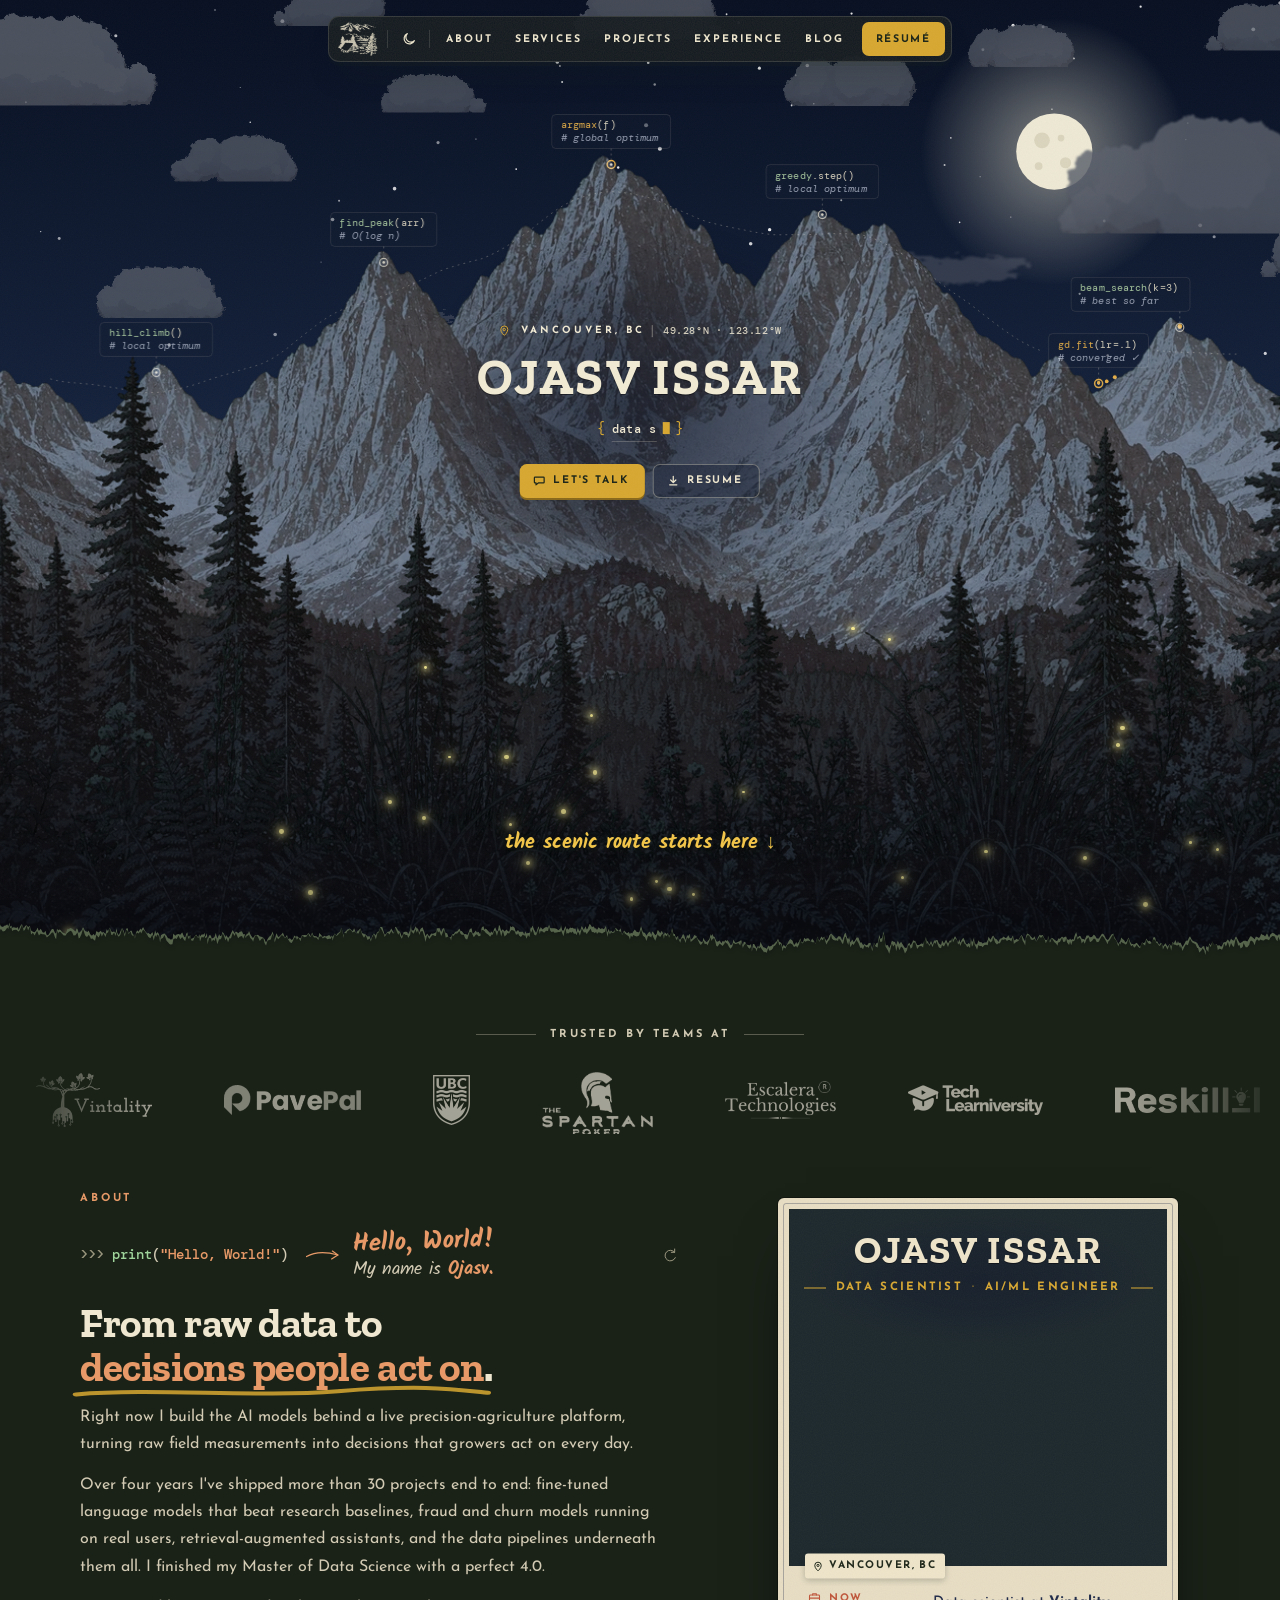
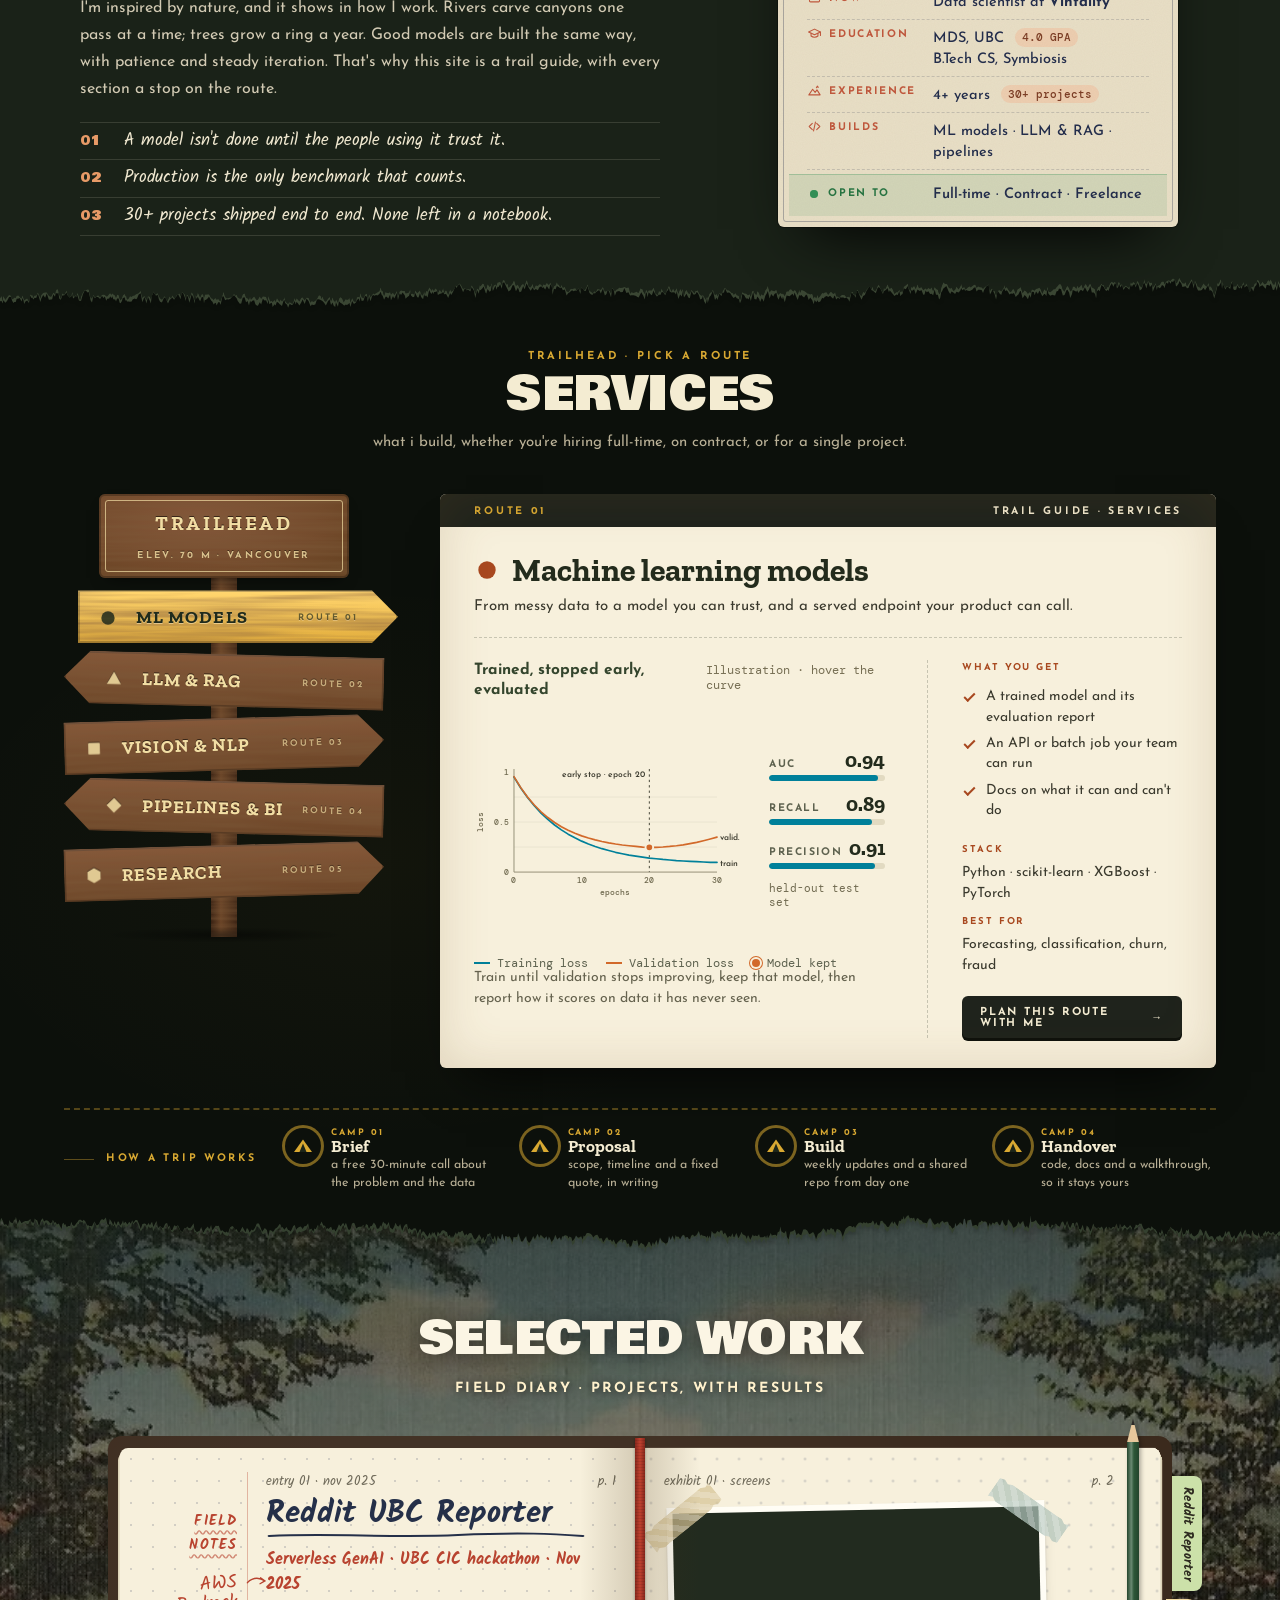
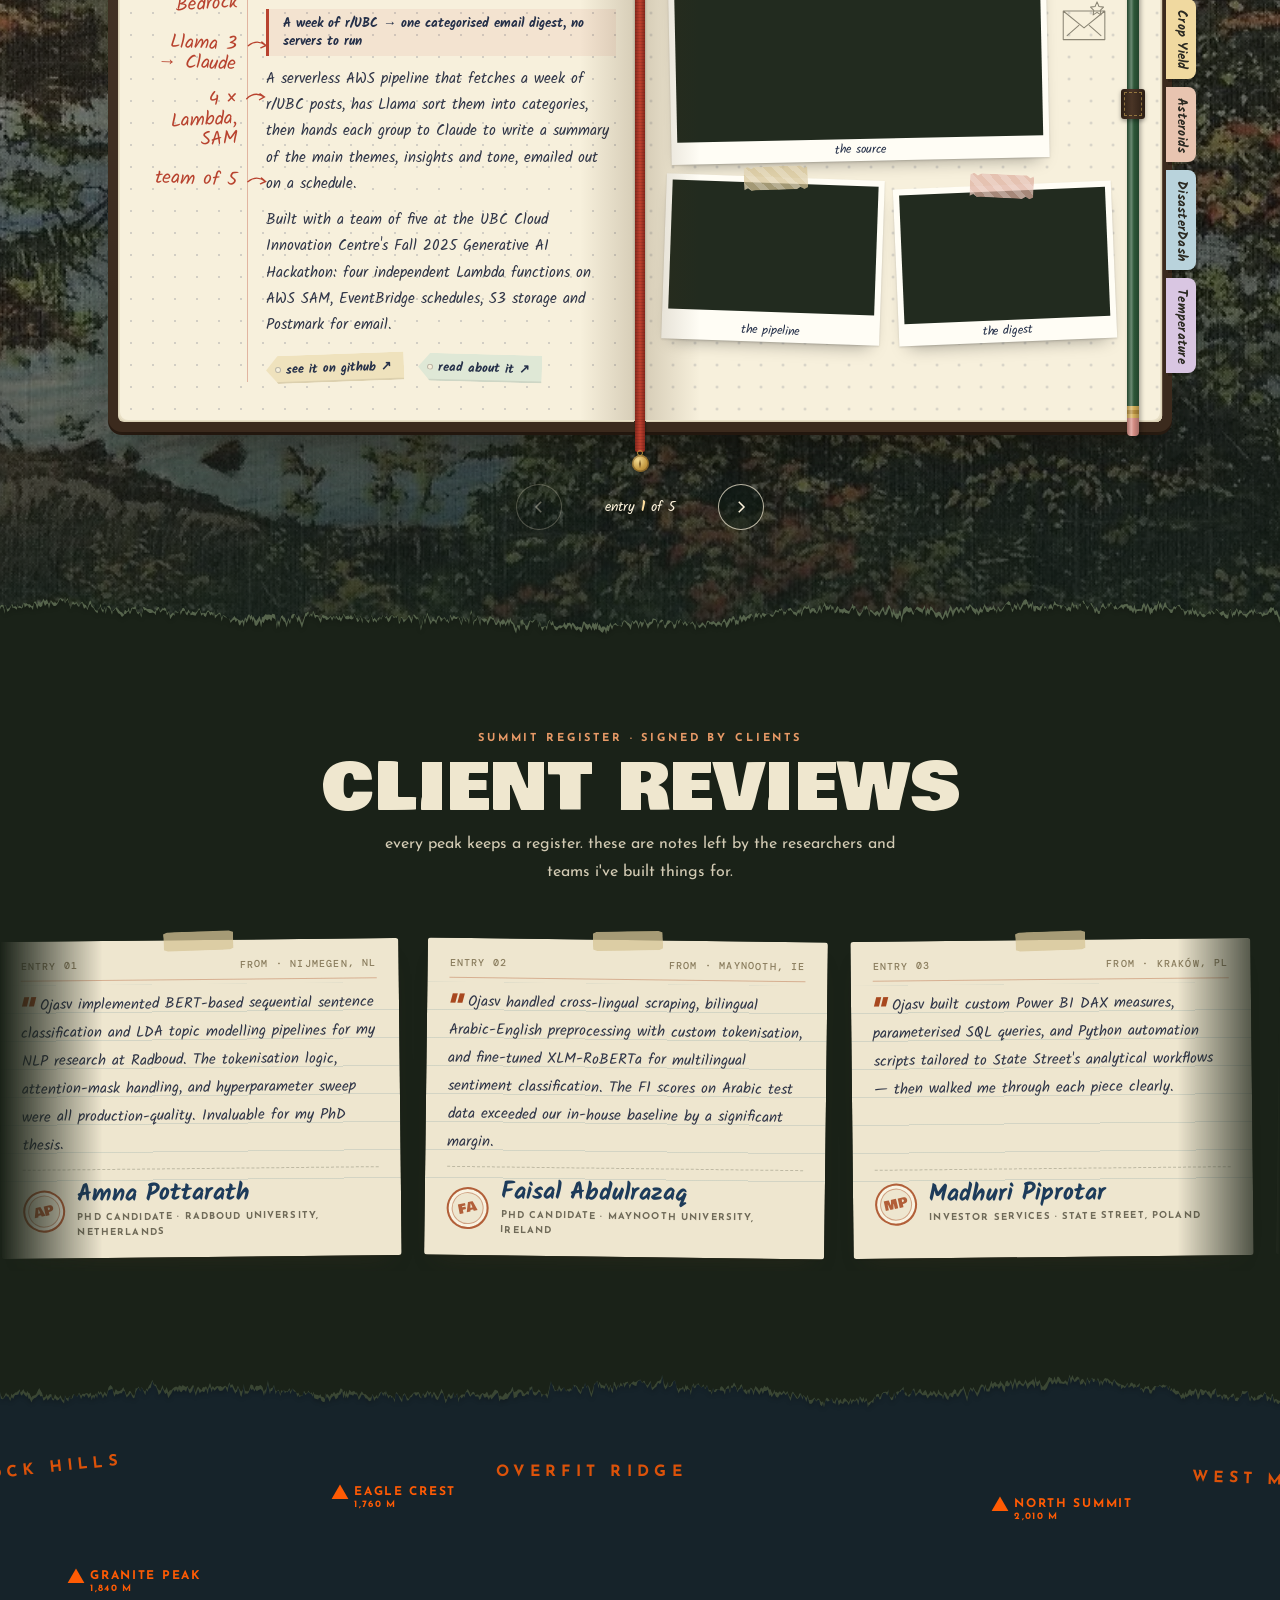
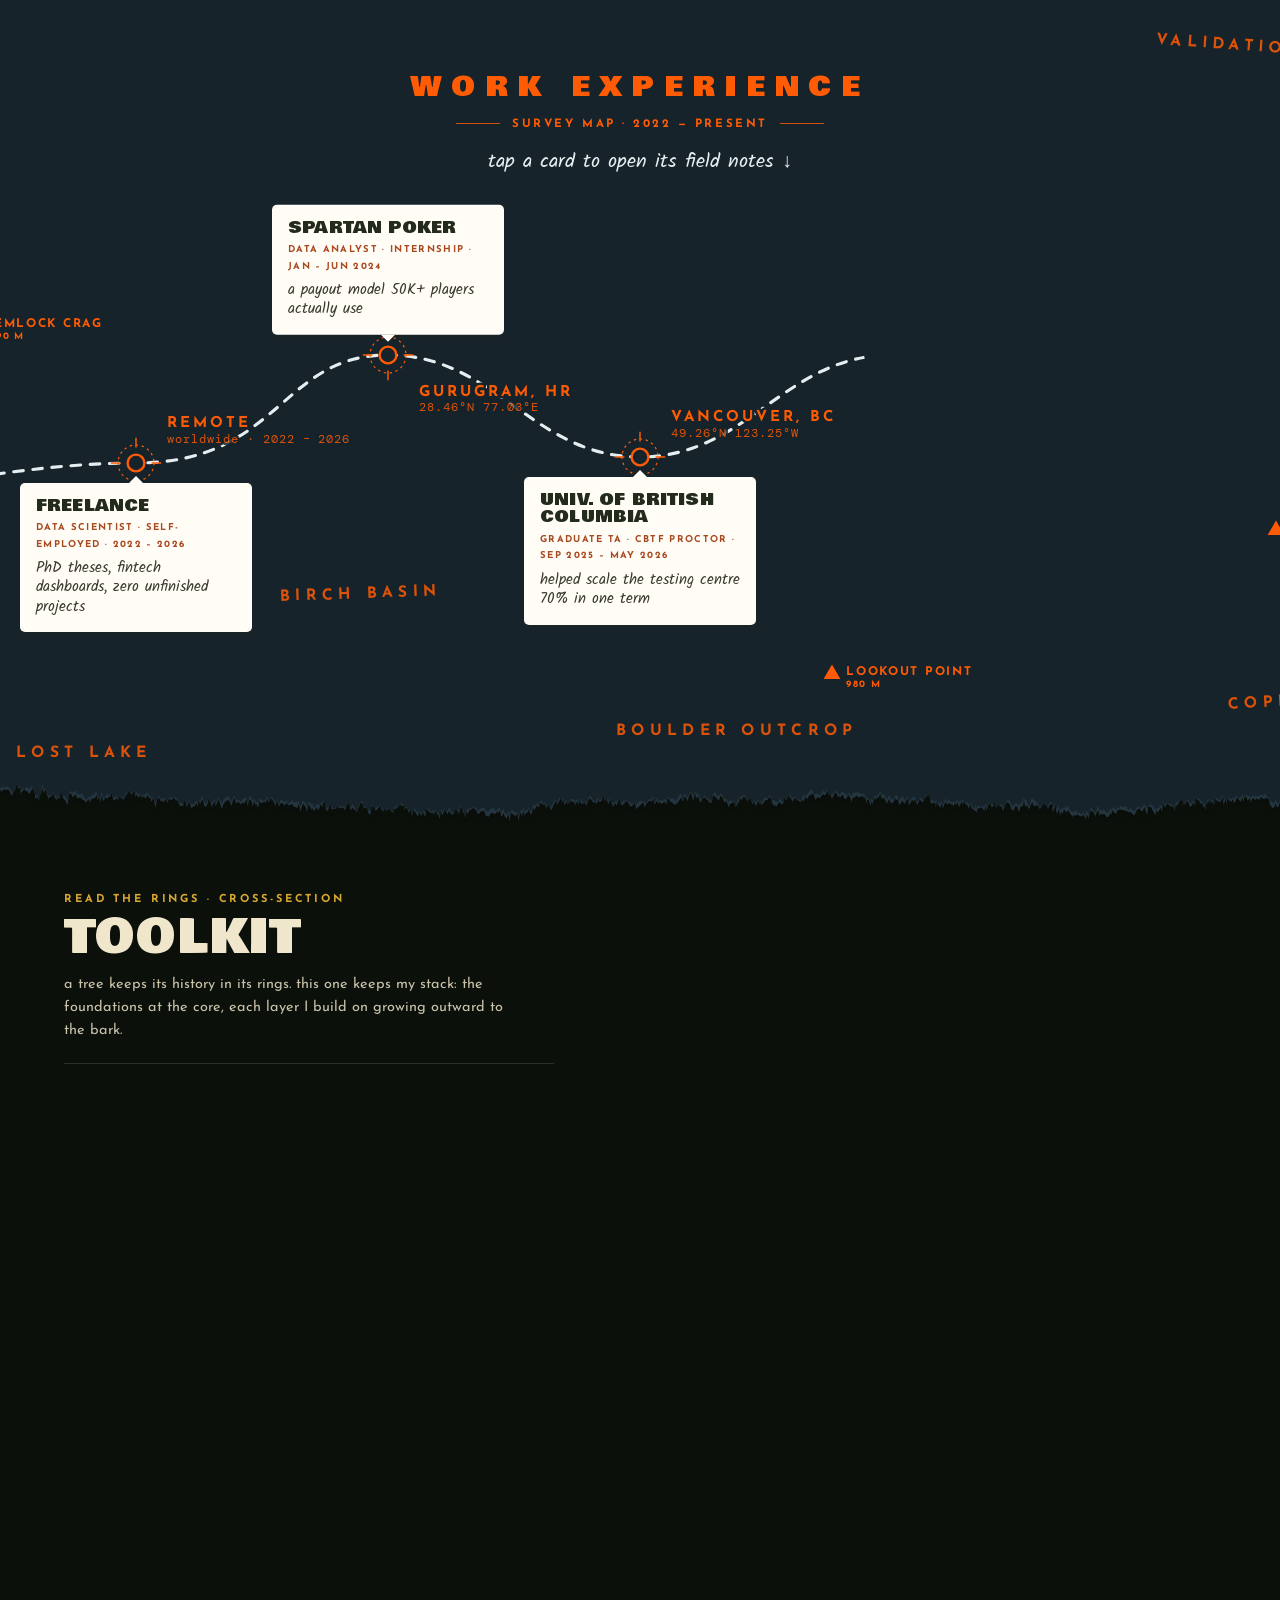
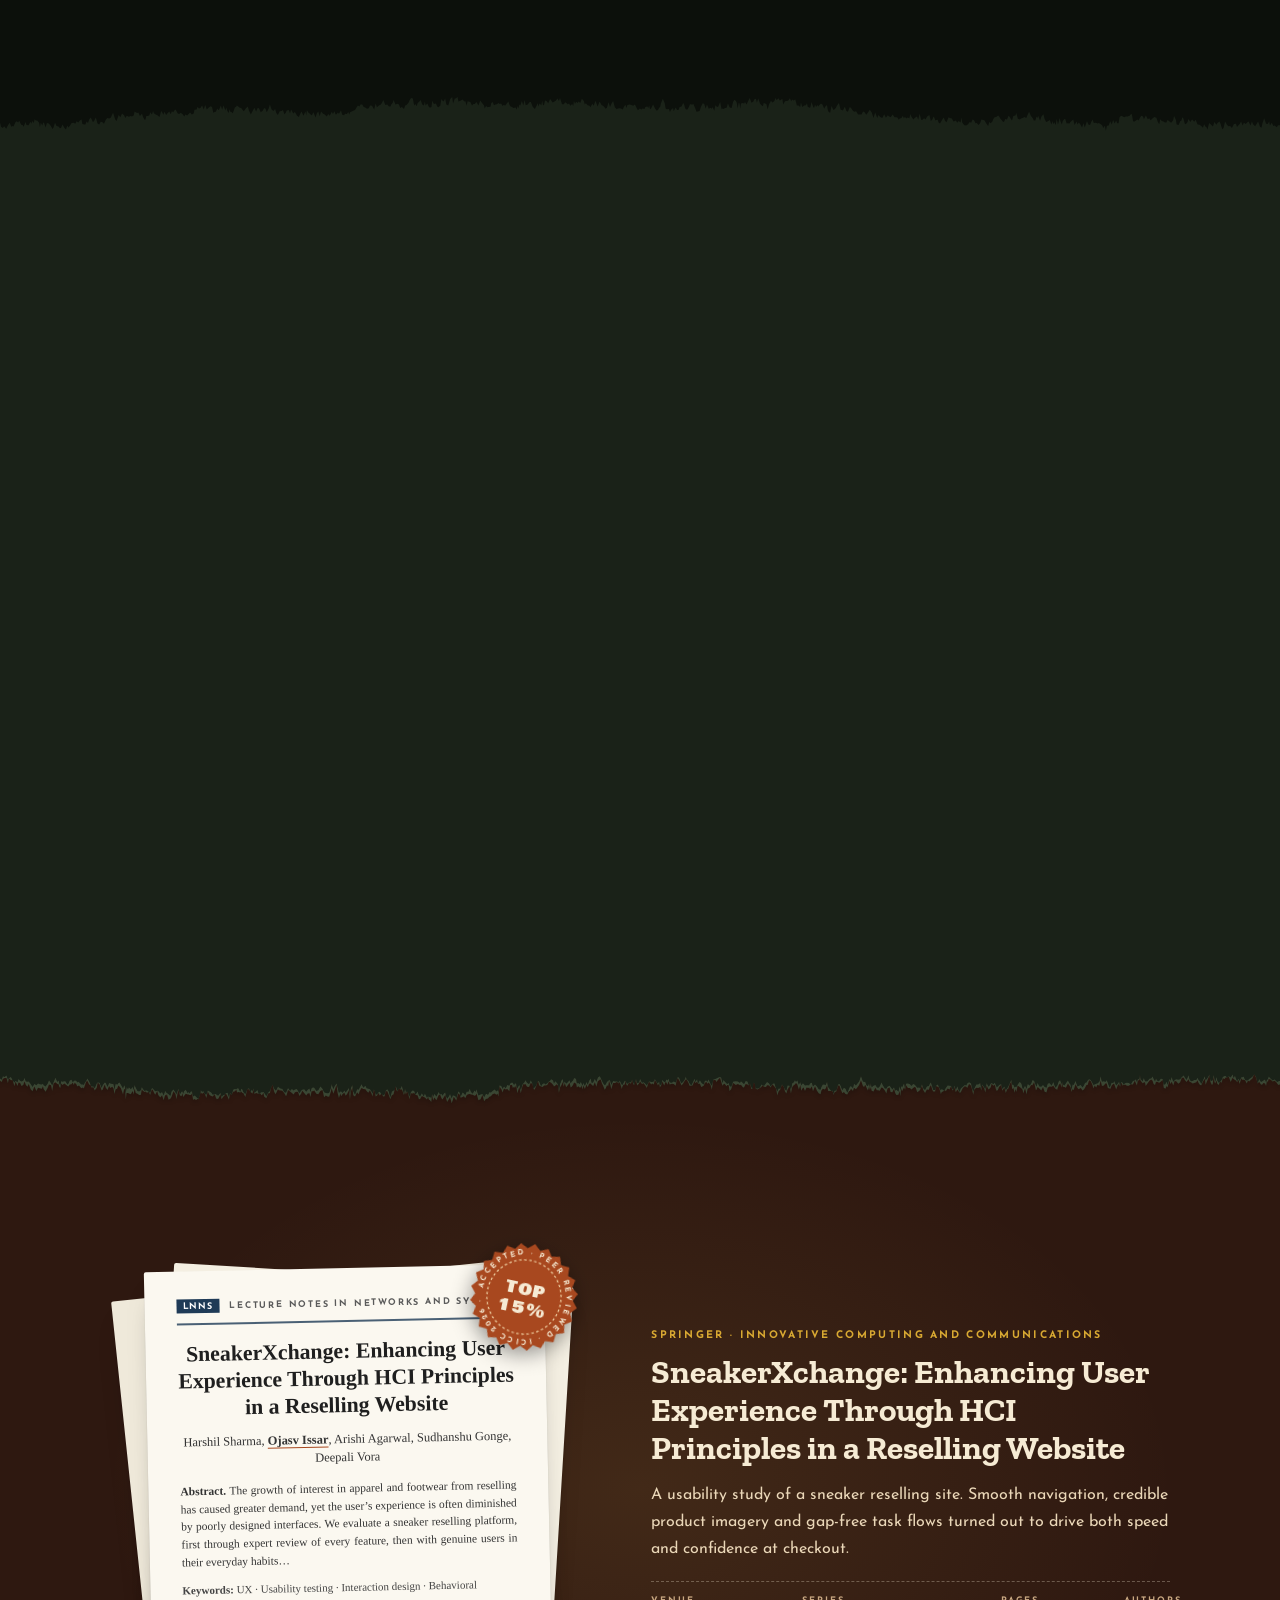
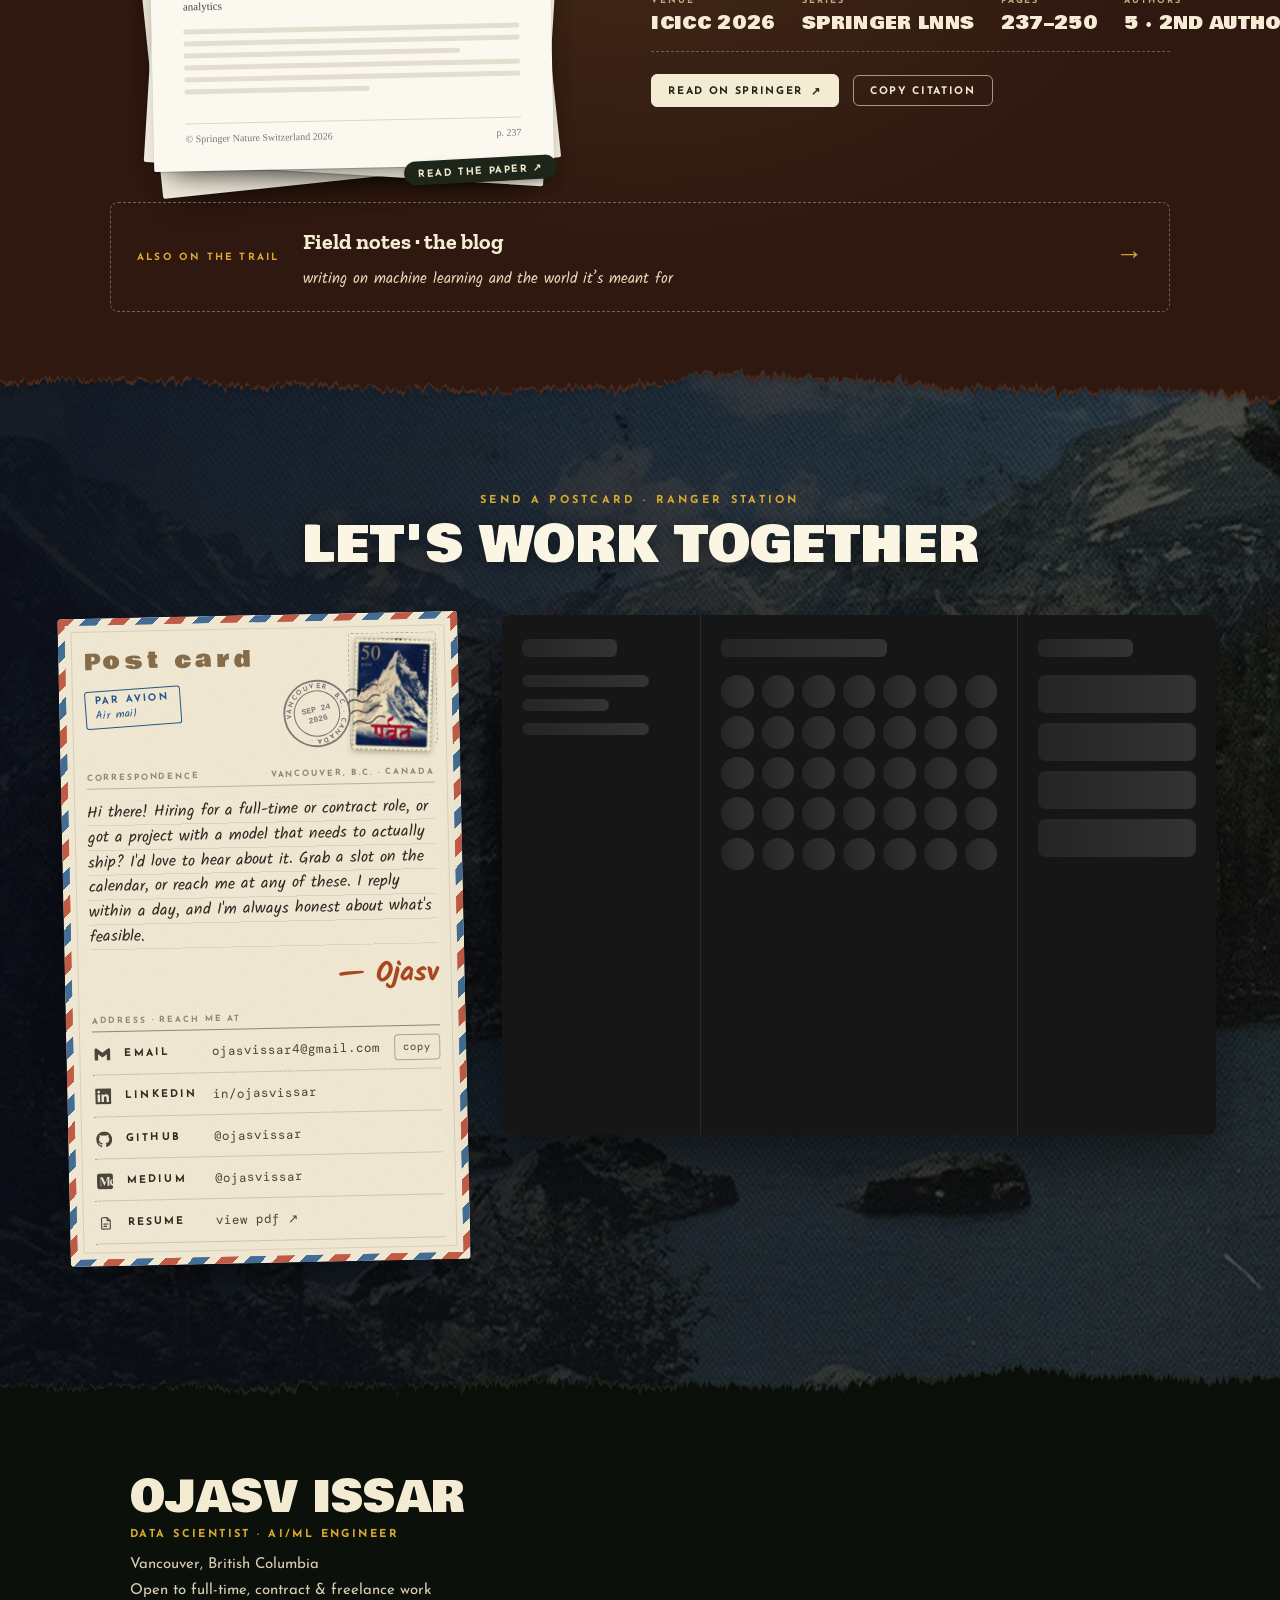
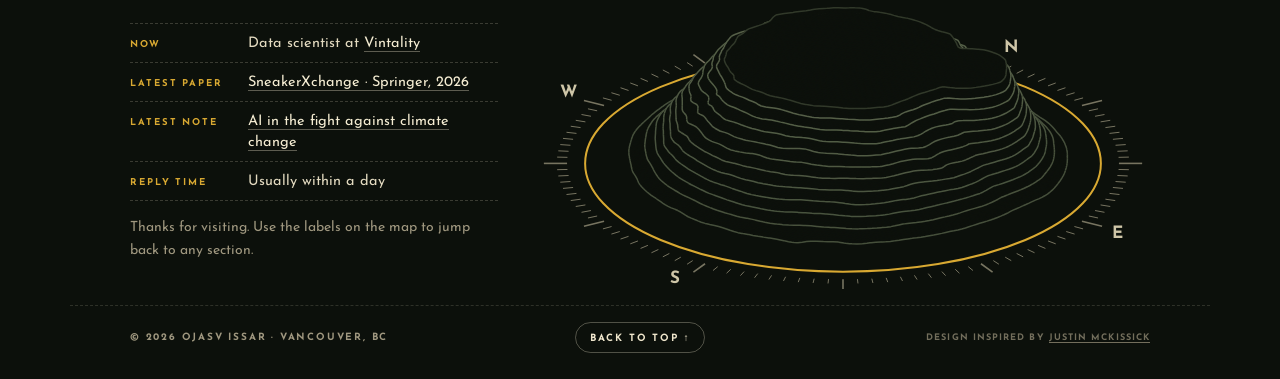
<file: index.html>
<!DOCTYPE html>
<html lang="en">
<head>
<meta charset="utf-8" />
<meta name="viewport" content="width=device-width, initial-scale=1" />
<title>Ojasv Issar · Data Scientist & AI/ML Engineer in Vancouver, BC</title>
<meta name="description" content="Data scientist &amp; AI/ML engineer in Vancouver, BC. ML models, LLM &amp; RAG apps, NLP and data pipelines. UBC MDS, 4+ years. Open to full-time, contract &amp; freelance." />
<meta name="author" content="Ojasv Issar" />
<meta name="robots" content="index, follow, max-image-preview:large" />
<link rel="canonical" href="https://ojasvissar.tech/" />
<meta name="theme-color" content="#1c2619" />
<meta property="og:type" content="profile" />
<meta property="og:site_name" content="Ojasv Issar" />
<meta property="og:locale" content="en_CA" />
<meta property="og:url" content="https://ojasvissar.tech/" />
<meta property="og:title" content="Ojasv Issar · Data Scientist & AI/ML Engineer in Vancouver, BC" />
<meta property="og:description" content="Machine learning, LLM and RAG systems, NLP, computer vision and data pipelines, from prototype to production. Open to full-time, contract and freelance work." />
<meta property="og:image" content="https://ojasvissar.tech/assets/social/og-image.jpg" />
<meta property="og:image:width" content="1200" />
<meta property="og:image:height" content="630" />
<meta property="og:image:alt" content="Ojasv Issar, Data Scientist and AI/ML Engineer, over a painted mountain landscape" />
<meta property="profile:first_name" content="Ojasv" />
<meta property="profile:last_name" content="Issar" />
<meta name="twitter:card" content="summary_large_image" />
<meta name="twitter:title" content="Ojasv Issar · Data Scientist & AI/ML Engineer in Vancouver, BC" />
<meta name="twitter:description" content="Machine learning, LLM and RAG systems, NLP, computer vision and data pipelines. Open to full-time, contract and freelance work." />
<meta name="twitter:image" content="https://ojasvissar.tech/assets/social/og-image.jpg" />
<link rel="icon" href="favicon.ico" sizes="48x48" />
<link rel="icon" href="assets/icons/favicon-32.png" sizes="32x32" type="image/png" />
<link rel="icon" href="assets/icons/favicon-16.png" sizes="16x16" type="image/png" />
<link rel="apple-touch-icon" href="assets/icons/apple-touch-icon.png" />
<link rel="manifest" href="site.webmanifest" />
<script type="application/ld+json">{"@context": "https://schema.org", "@graph": [{"@type": "Person", "@id": "https://ojasvissar.tech/#person", "name": "Ojasv Issar", "url": "https://ojasvissar.tech/", "image": "https://ojasvissar.tech/assets/photos/ojasv-wide.webp", "jobTitle": "Data Scientist & AI/ML Engineer", "description": "Data scientist and AI/ML engineer in Vancouver, BC, building machine learning models, LLM and RAG systems, computer vision, NLP and data pipelines.", "email": "mailto:ojasvissar4@gmail.com", "address": {"@type": "PostalAddress", "addressLocality": "Vancouver", "addressRegion": "BC", "addressCountry": "CA"}, "worksFor": {"@type": "Organization", "name": "Vintality: Tech + Terroir", "url": "https://vintality.com"}, "alumniOf": [{"@type": "CollegeOrUniversity", "name": "University of British Columbia", "url": "https://www.ubc.ca"}, {"@type": "CollegeOrUniversity", "name": "Symbiosis Institute of Technology", "url": "https://www.sitpune.edu.in"}], "hasCredential": {"@type": "EducationalOccupationalCredential", "credentialCategory": "degree", "name": "Master of Data Science", "recognizedBy": {"@type": "CollegeOrUniversity", "name": "University of British Columbia"}}, "knowsAbout": ["Data Science", "Machine Learning", "Artificial Intelligence", "Large Language Models", "Retrieval-Augmented Generation", "Natural Language Processing", "Computer Vision", "Deep Learning", "Data Engineering", "Python", "PyTorch", "AWS"], "sameAs": ["https://www.linkedin.com/in/ojasvissar/", "https://github.com/ojasvissar", "https://medium.com/@ojasvissar"]}, {"@type": "WebSite", "@id": "https://ojasvissar.tech/#website", "url": "https://ojasvissar.tech/", "name": "Ojasv Issar", "publisher": {"@id": "https://ojasvissar.tech/#person"}, "inLanguage": "en"}, {"@type": "ProfilePage", "@id": "https://ojasvissar.tech/#profile", "url": "https://ojasvissar.tech/", "name": "Ojasv Issar · Data Scientist & AI/ML Engineer", "mainEntity": {"@id": "https://ojasvissar.tech/#person"}, "isPartOf": {"@id": "https://ojasvissar.tech/#website"}}, {"@type": "ScholarlyArticle", "@id": "https://doi.org/10.1007/978-3-032-30008-9_18", "headline": "SneakerXchange: Enhancing User Experience Through HCI Principles in a Reselling Website", "author": [{"@type": "Person", "name": "Harshil Sharma"}, {"@id": "https://ojasvissar.tech/#person"}, {"@type": "Person", "name": "Arishi Agarwal"}, {"@type": "Person", "name": "Sudhanshu Gonge"}, {"@type": "Person", "name": "Deepali Vora"}], "datePublished": "2026", "isPartOf": {"@type": "Book", "name": "Innovative Computing and Communications", "isPartOf": {"@type": "BookSeries", "name": "Lecture Notes in Networks and Systems"}}, "publisher": {"@type": "Organization", "name": "Springer Nature"}, "pagination": "237-250", "url": "https://doi.org/10.1007/978-3-032-30008-9_18", "sameAs": "https://link.springer.com/chapter/10.1007/978-3-032-30008-9_18"}]}</script>
<script>
  /* morning or night before first paint: the visitor's own clock decides (7am–7pm is morning);
     a manual flip lasts only for this visit, so the next visit follows the clock again */
  (function () {
    var r = document.documentElement, t, h = new Date().getHours();
    r.classList.add("js");
    try { t = sessionStorage.getItem("og-theme"); localStorage.removeItem("og-theme"); } catch (e) {}
    if (t !== "day" && t !== "night") t = h >= 7 && h < 19 ? "day" : "night";
    r.setAttribute("data-theme", t);
    // the cloud-cover intro plays once per visit, and never for people who asked for less motion
    var seen = false; try { seen = sessionStorage.getItem("og-intro") === "1"; } catch (e) {}
    if (!seen && !matchMedia("(prefers-reduced-motion: reduce)").matches) r.classList.add("intro-on");
  })();
</script>
<link rel="preconnect" href="https://app.cal.com" crossorigin />
<link rel="preconnect" href="https://cal.com" crossorigin />
<link rel="dns-prefetch" href="https://app.cal.com" />
<link rel="preconnect" href="https://fonts.googleapis.com" />
<link rel="preconnect" href="https://fonts.gstatic.com" crossorigin />
<link href="https://fonts.googleapis.com/css2?family=Zilla+Slab:wght@600;700&family=Bowlby+One&family=DM+Mono:wght@400;500&family=Josefin+Sans:wght@400;600;700&family=Kalam:wght@400;700&display=swap" rel="stylesheet" />
<link rel="stylesheet" href="css/style.css" />
</head>
<body>
<div class="intro" data-intro aria-hidden="true">
  <div class="intro-veil"></div>
  <div class="intro-clouds" data-intro-clouds></div>
  <div class="intro-center">
    <div class="intro-row">
      <div class="it it-code"><svg viewBox="0 0 30 30"><rect x="3" y="5" width="24" height="20" rx="2" class="bg"/><path class="ln l1" d="M7 11h9"/><path class="ln l2" d="M9 15h12"/><path class="ln l3" d="M9 19h7"/><path class="cur" d="M18 19h3"/></svg></div>
      <div class="it it-net"><svg viewBox="0 0 30 30"><g class="edges"><path d="M6 9L15 6M6 9L15 15M6 9L15 24M6 21L15 6M6 21L15 15M6 21L15 24M15 6L24 15M15 15L24 15M15 24L24 15"/></g><g class="nodes"><circle cx="6" cy="9" r="2.4"/><circle cx="6" cy="21" r="2.4"/><circle cx="15" cy="6" r="2.4"/><circle cx="15" cy="15" r="2.4"/><circle cx="15" cy="24" r="2.4"/><circle cx="24" cy="15" r="2.8" class="out"/></g></svg></div>
      <div class="it it-loss"><svg viewBox="0 0 30 30"><path class="ax" d="M5 5v20h20"/><path class="curve" d="M7 8 C 10 18, 13 21, 17 22 S 23 23, 25 23"/><circle class="dot" cx="25" cy="23" r="1.8"/></svg></div>
      <div class="it it-peak"><svg viewBox="0 0 30 30"><path class="mt" d="M3 24L11 12L15 17L20 9L27 24Z"/><path class="snow" d="M18.2 11.8L20 9L21.8 11.8L20 12.8Z"/><path class="flag" d="M20 9V4.5L24 6L20 7.5"/></svg></div>
      <div class="it it-cup"><svg viewBox="0 0 30 30"><path class="cup" d="M7 12h13v7a5 5 0 0 1-5 5h-3a5 5 0 0 1-5-5z"/><path class="handle" d="M20 14h2a3 3 0 0 1 0 6h-2"/><path class="steam s1" d="M11 9c-1-1.5 1-2.5 0-4"/><path class="steam s2" d="M15 9c-1-1.5 1-2.5 0-4"/></svg></div>
    </div>
    <p class="intro-cap"><span>ojasv issar</span><i></i><span>clearing the trail</span></p>
  </div>
</div>
<a class="skip" href="#work">skip to content</a>

<!-- ── ranger station menu bar ───────────────────────────── -->
<div class="trail-progress" data-progress aria-hidden="true"></div>
<header class="topbar" data-topbar>

  <div class="pill">
    <a class="brand" href="#top" aria-label="Ojasv Issar, back to top"><span class="brand-mark" aria-hidden="true"></span></a>
    <span class="pill-sep" aria-hidden="true"></span>
    <button type="button" class="pill-icon daynight" data-daynight aria-pressed="false" aria-label="switch to night">
      <svg class="i-sun" viewBox="0 0 24 24" aria-hidden="true"><path d="M12 8a4 4 0 1 0 0 8 4 4 0 0 0 0-8z M12 2.5v2 M12 19.5v2 M2.5 12h2 M19.5 12h2 M5.3 5.3l1.4 1.4 M17.3 17.3l1.4 1.4 M5.3 18.7l1.4-1.4 M17.3 6.7l1.4-1.4"/></svg>
      <svg class="i-moon" viewBox="0 0 24 24" aria-hidden="true"><path d="M20 14.5A8 8 0 1 1 9.5 4a6.5 6.5 0 0 0 10.5 10.5z"/></svg>
    </button>
    <span class="pill-sep" aria-hidden="true"></span>
    <nav class="menu" id="menu" aria-label="primary">
      <span class="trail-ind" aria-hidden="true"></span>
      <a href="#about" data-sec="about">About</a>
      <a href="#services" data-sec="services">Services</a>
      <a href="#work" data-sec="work">Projects</a>
      <a href="#experience" data-sec="experience">Experience</a>
      <a href="blog.html">Blog</a>
    </nav>
    <a class="pill-cta" href="resume.html">Résumé</a>
    <button type="button" class="pill-icon menu-toggle" data-menu-toggle aria-expanded="false" aria-controls="menu" aria-label="open menu">
      <svg viewBox="0 0 24 24" aria-hidden="true"><path d="M4 8h16M4 16h16"/></svg>
    </button>
  </div>
</header>

<!-- ── hero ─────────────────────────────────────────────── -->
<header class="hero" id="top">
  <div class="hero-art" data-hero></div>
  <div class="hello" data-hello>
    <p class="hello-loc"><svg viewBox="0 0 24 24" aria-hidden="true"><path d="M12 21s-6.5-5.6-6.5-11a6.5 6.5 0 0 1 13 0c0 5.4-6.5 11-6.5 11z"/><circle cx="12" cy="10" r="2.2"/></svg><span class="place">Vancouver, BC</span><span class="sep" aria-hidden="true"></span><span class="coord">49.28°N · 123.12°W</span></p>
    <h1 class="hello-title">Ojasv Issar</h1>
    <p class="hello-tag" aria-label="data scientist, AI/ML engineer"><b>{</b><span>data scientist</span><em>·</em><span>ai/ml engineer</span><b>}</b></p>
    <div class="hello-actions">
      <a class="hbtn hbtn-primary" href="#book"><svg viewBox="0 0 20 20" aria-hidden="true"><path d="M3.5 4.5h13a1 1 0 0 1 1 1v7a1 1 0 0 1-1 1H9l-4 3v-3H3.5a1 1 0 0 1-1-1v-7a1 1 0 0 1 1-1z"/></svg>Let's talk</a>
      <a class="hbtn hbtn-ghost" href="resume.html"><svg viewBox="0 0 20 20" aria-hidden="true"><path d="M10 3.5v9M6 9l4 4 4-4M4.5 16.5h11"/></svg>Resume</a>
    </div>
  </div>
  <div class="fog" aria-hidden="true"><i></i><i></i><i></i></div>
  <a class="script cue" href="#about">the scenic route starts here ↓</a>
</header>

<!-- ── trail signpost nav: parked for now, uncomment to bring it back ──
<nav class="signpost" aria-label="trail markers">
  <span class="post" aria-hidden="true"></span>
  <a class="plank" href="#work" data-target="work"><b>Work</b><small data-dist>–</small></a>
  <a class="plank" href="#experience" data-target="experience"><b>Experience</b><small data-dist>–</small></a>
  <a class="plank" href="#about" data-target="about"><b>About</b><small data-dist>–</small></a>
  <a class="plank" href="#contact" data-target="contact"><b>Contact</b><small data-dist>–</small></a>
  <a class="plank gold" href="resume.html"><b>Resume</b><small>PDF</small></a>
</nav>
-->

<main>
  <!-- ── trusted by: a slow carousel of company marks ────────── -->
  <div class="trusted" data-cream-topo="1.3,8.1" aria-label="companies and teams i've worked with">
    <div class="tear tear-t fib-dark" data-tear="top" data-cut="top" aria-hidden="true"></div>
    <p class="caps trusted-label"><i></i>Trusted by teams at<i></i></p>
    <div class="co-marquee"><ul class="co-row" data-marquee><li><a href="https://vintality.com" target="_blank" rel="noopener noreferrer" aria-label="Vintality"><img decoding="async" src="assets/logos/co-vintality.svg" alt="Vintality" class="co-vintality" loading="lazy"/></a></li><li><a href="https://pavepal.ai/" target="_blank" rel="noopener noreferrer" aria-label="PavePal"><img decoding="async" src="assets/logos/co-pavepal.webp" alt="PavePal" class="co-pavepal" loading="lazy"/></a></li><li><a href="https://www.ubc.ca" target="_blank" rel="noopener noreferrer" aria-label="University of British Columbia"><img decoding="async" src="assets/logos/co-ubc.webp" alt="University of British Columbia" class="co-ubc" loading="lazy"/></a></li><li><a href="https://spartan-poker.com/" target="_blank" rel="noopener noreferrer" aria-label="Spartan Poker"><img decoding="async" src="assets/logos/co-spartan.webp" alt="Spartan Poker" class="co-spartan" loading="lazy"/></a></li><li><a href="https://escaleratechnologies.com" target="_blank" rel="noopener noreferrer" aria-label="Escalera Technologies"><img decoding="async" src="assets/logos/co-escalera.webp" alt="Escalera Technologies" class="co-escalera" loading="lazy"/></a></li><li><a href="https://techlearniversity.com" target="_blank" rel="noopener noreferrer" aria-label="Tech Learniversity"><img decoding="async" src="assets/logos/co-learniversity.webp" alt="Tech Learniversity" class="co-learn" loading="lazy"/></a></li><li><a href="https://reskilll.com" target="_blank" rel="noopener noreferrer" aria-label="Reskilll"><img decoding="async" src="assets/logos/co-reskilll.webp" alt="Reskilll" class="co-reskilll" loading="lazy"/></a></li></ul></div>
  </div>

  <!-- ── about: a statement, and an annual trail pass ───────── -->
  <section class="about" id="about" data-cream-topo="4.2,2.6" aria-labelledby="about-title">
    <div class="about-grid">
      <div class="about-copy" data-anim="up">
        <p class="caps about-kicker">About</p>
        <div class="hw" data-hw role="group" aria-label="Hello, World! My name is Ojasv.">
          <div class="hw-command" aria-hidden="true"><code class="hw-src" data-hw-src><span class="hw-p">&gt;&gt;&gt;</span> <span class="hc-f">print</span>(<span class="hc-s">"Hello, World!"</span>)</code><span class="hw-cursor"></span></div>
          <svg class="hw-arrow" viewBox="0 0 46 18" aria-hidden="true"><path pathLength="1" d="M2 11 C 14 4, 28 5, 42 9"/><path pathLength="1" d="M35 4 L 42 9 L 34 14"/></svg>
          <div class="hw-result" aria-hidden="true"><span class="hw-out">Hello, World!</span><span class="hw-name">My name is <b>Ojasv.</b></span></div>
          <button class="hw-replay" type="button" data-hw-replay aria-label="Replay the Hello World animation" title="Replay greeting"><svg viewBox="0 0 24 24" aria-hidden="true"><path d="M19 8a8 8 0 1 0 1 8M19 3v5h-5"/></svg></button>
        </div>
        <h2 class="about-title" id="about-title">From raw data to <span class="scribble">decisions people act on<svg viewBox="0 0 300 20" preserveAspectRatio="none" aria-hidden="true"><path pathLength="1" d="M3 13 C 60 5, 130 17, 190 9 S 270 6, 297 11"/></svg></span>.</h2>
        <p>Right now I build the AI models behind a live precision-agriculture platform, turning raw field measurements into decisions that growers act on every day.</p>
        <p>Over four years I've shipped more than 30 projects end to end: fine-tuned language models that beat research baselines, fraud and churn models running on real users, retrieval-augmented assistants, and the data pipelines underneath them all. I finished my Master of Data Science with a perfect 4.0.</p>
        <p class="about-extra">I'm inspired by nature, and it shows in how I work. Rivers carve canyons one pass at a time; trees grow a ring a year. Good models are built the same way, with patience and steady iteration. That's why this site is a trail guide, with every section a stop on the route.</p>
        <ol class="principles" aria-label="how i work">
          <li><b>01</b><span>A model isn't done until the people using it trust it.</span></li>
          <li><b>02</b><span>Production is the only benchmark that counts.</span></li>
          <li><b>03</b><span>30+ projects shipped end to end. None left in a notebook.</span></li>
        </ol>
      </div>
      <aside class="pass" data-anim="pass" aria-labelledby="pass-name">
        <div class="pass-card" data-pass>
          <!-- a 1930s park-service poster, reprinted for a data scientist -->
          <div class="wpa">
            <div class="wpa-art">
              <div class="wpa-art-in"><img class="wpa-img" src="assets/photos/about-canyon.webp" width="900" height="1002" alt="" loading="lazy" decoding="async" /></div>
              <header class="wpa-head">
                <h3 class="pass-name" id="pass-name">Ojasv Issar</h3>
                <p class="wpa-role"><b aria-hidden="true"></b><span>Data Scientist <i aria-hidden="true">·</i> AI/ML Engineer</span><b aria-hidden="true"></b></p>
              </header>
              <p class="wpa-tag"><svg viewBox="0 0 24 24" aria-hidden="true"><path d="M12 21s-6.5-5.6-6.5-11a6.5 6.5 0 0 1 13 0c0 5.4-6.5 11-6.5 11z"/><circle cx="12" cy="10" r="2.2"/></svg>Vancouver, BC</p>
            </div>
            <dl class="wpa-info">
              <div><dt><svg class="wpa-ico" viewBox="0 0 24 24" aria-hidden="true"><rect x="4" y="8" width="16" height="11" rx="1.5"/><path d="M9 8V6h6v2M4 13h16"/></svg>Now</dt><dd>Data scientist at <b>Vintality</b></dd></div>
              <div><dt><svg class="wpa-ico" viewBox="0 0 24 24" aria-hidden="true"><path d="M2.5 9.5L12 5l9.5 4.5L12 14z"/><path d="M6.5 11.5V16c1.6 1.4 3.4 2 5.5 2s3.9-.6 5.5-2v-4.5M21.5 9.5V15"/></svg>Education</dt><dd>MDS, UBC <span class="wpa-badge">4.0 GPA</span><br />B.Tech CS, Symbiosis</dd></div>
              <div><dt><svg class="wpa-ico" viewBox="0 0 24 24" aria-hidden="true"><path d="M3 19l6-9 4 5 3-4 5 8z"/><path d="M15 7.5l1.6-2.5 1.4 2"/></svg>Experience</dt><dd>4+ years <span class="wpa-badge">30+ projects</span></dd></div>
              <div><dt><svg class="wpa-ico" viewBox="0 0 24 24" aria-hidden="true"><path d="M8.5 7L3.5 12l5 5M15.5 7l5 5-5 5M13.5 5l-3 14"/></svg>Builds</dt><dd>ML models · LLM &amp; RAG · pipelines</dd></div>
              <div class="wpa-open"><dt><i aria-hidden="true"></i>Open to</dt><dd>Full-time · Contract · Freelance</dd></div>
            </dl>
          </div>
          <span class="pass-glare" aria-hidden="true"></span>
        </div>
      </aside>
    </div>
  </section>

  <!-- ── services: a trailhead signpost, one board per route ── -->
  <section class="services" id="services" aria-labelledby="svc-title">
    <canvas class="svc-contours" data-svc-contours aria-hidden="true"></canvas>
    <div class="tear tear-t fib-cream" data-tear="top" data-cut="about" aria-hidden="true"></div>
    <header class="svc-head reveal">
      <p class="caps">Trailhead · pick a route</p>
      <h2 class="display" id="svc-title">Services</h2>
      <p class="svc-sub">what i build, whether you're hiring full-time, on contract, or for a single project.</p>
    </header>
    <div class="trailhead" data-trailhead>
      <div class="sp" data-anim="sp" role="tablist" aria-label="services" aria-orientation="vertical">
        <div class="sp-cap" aria-hidden="true"><b>Trailhead</b><span>elev. 70 m · Vancouver</span></div>
        <ol class="sp-boards"><li><button type="button" role="tab" class="sp-board on" id="sp-tab-ml" aria-selected="true" aria-controls="sp-card" data-route="0"><svg class="sp-blaze" viewBox="0 0 24 24" aria-hidden="true"><circle cx="12" cy="12" r="8"/></svg><span>ML models</span><em>route 01</em></button></li><li><button type="button" role="tab" class="sp-board" id="sp-tab-llm" aria-selected="false" aria-controls="sp-card" data-route="1"><svg class="sp-blaze" viewBox="0 0 24 24" aria-hidden="true"><path d="M12 4l8.5 15h-17z"/></svg><span>LLM & RAG</span><em>route 02</em></button></li><li><button type="button" role="tab" class="sp-board" id="sp-tab-cv" aria-selected="false" aria-controls="sp-card" data-route="2"><svg class="sp-blaze" viewBox="0 0 24 24" aria-hidden="true"><rect x="5" y="5" width="14" height="14" rx="1"/></svg><span>Vision & NLP</span><em>route 03</em></button></li><li><button type="button" role="tab" class="sp-board" id="sp-tab-data" aria-selected="false" aria-controls="sp-card" data-route="3"><svg class="sp-blaze" viewBox="0 0 24 24" aria-hidden="true"><path d="M12 3l9 9-9 9-9-9z"/></svg><span>Pipelines & BI</span><em>route 04</em></button></li><li><button type="button" role="tab" class="sp-board" id="sp-tab-res" aria-selected="false" aria-controls="sp-card" data-route="4"><svg class="sp-blaze" viewBox="0 0 24 24" aria-hidden="true"><path d="M12 3l7.8 4.5v9L12 21l-7.8-4.5v-9z"/></svg><span>Research</span><em>route 05</em></button></li></ol>
        <span class="sp-post" aria-hidden="true"></span>
        <span class="sp-ground" aria-hidden="true"></span>
      </div>
      <article class="rc" data-anim="right" id="sp-card" role="tabpanel" aria-live="polite" data-route-card>
        <header class="rc-band"><span data-rc-num>Route 01</span><span>Trail guide · services</span></header>
        <div class="rc-body">
          <div class="rc-top">
            <div class="rc-title"><svg class="rc-blaze" viewBox="0 0 24 24" aria-hidden="true" data-rc-blaze></svg><h3 data-rc-name></h3></div>
            <p class="rc-tag" data-rc-tag></p>
          </div>
          <figure class="rc-viz"><div data-rc-viz></div><figcaption data-rc-caption></figcaption></figure>
          <div class="rc-side">
            <div><p class="rc-label">What you get</p><ul class="rc-get" data-rc-get></ul></div>
            <dl class="rc-meta"><div><dt>Stack</dt><dd data-rc-stack></dd></div><div><dt>Best for</dt><dd data-rc-best></dd></div></dl>
            <a class="rc-cta" href="#book">Plan this route with me <span aria-hidden="true">→</span></a>
          </div>
        </div>
      </article>
    </div>
    <script type="application/json" data-routes>[{"name": "Machine learning models", "tag": "From messy data to a model you can trust, and a served endpoint your product can call.", "pts": ["data audit", "baseline", "model", "evaluation", "endpoint"], "get": ["A trained model and its evaluation report", "An API or batch job your team can run", "Docs on what it can and can't do"], "stack": "Python \u00b7 scikit-learn \u00b7 XGBoost \u00b7 PyTorch", "best": "Forecasting, classification, churn, fraud", "blaze": "circle"}, {"name": "LLM & RAG apps", "tag": "Assistants and search that answer from your own documents, with retrieval quality you can actually measure.", "pts": ["documents", "retrieval", "generation", "eval set", "app"], "get": ["A working chatbot or search app", "A test set that scores retrieval and answers", "A list of known failure modes"], "stack": "AWS Bedrock \u00b7 LangChain \u00b7 Claude \u00b7 Llama \u00b7 FAISS", "best": "Support bots, internal knowledge search, report drafting", "blaze": "triangle"}, {"name": "Computer vision & NLP", "tag": "Detection, classification and text models fine-tuned to your data, in English, Arabic and beyond.", "pts": ["labelled data", "fine-tune", "benchmark", "error review", "deploy"], "get": ["A fine-tuned model beating your baseline", "Benchmarks on your own test data", "An inference script or endpoint"], "stack": "YOLO \u00b7 CNNs \u00b7 BERT \u00b7 XLM-RoBERTa \u00b7 spaCy", "best": "Image QA, document tagging, multilingual sentiment", "blaze": "square"}, {"name": "Data pipelines & dashboards", "tag": "ETL that keeps running while you sleep, and the dashboards that make the numbers usable.", "pts": ["sources", "ETL", "warehouse", "metrics", "dashboard"], "get": ["Scheduled pipelines with data checks", "A clean warehouse schema", "Dashboards your team will open"], "stack": "Airflow \u00b7 PySpark \u00b7 Kafka \u00b7 Snowflake \u00b7 Power BI", "best": "Teams outgrowing spreadsheets", "blaze": "diamond"}, {"name": "Research analytics", "tag": "Statistical modelling and ML pipelines for research teams, reproducible and documented end to end.", "pts": ["question", "method", "analysis", "checks", "write-up"], "get": ["Reproducible code and environment", "A write-up of methods and results", "A walkthrough of every choice"], "stack": "R \u00b7 Python \u00b7 Bayesian stats \u00b7 Quarto", "best": "PhD and lab research, NLP and survey data", "blaze": "hexagon"}]</script>
    <template data-service-viz="0" data-caption="Train until validation stops improving, keep that model, then report how it scores on data it has never seen.">
      <div class="sv-panel sv-ml" role="img" aria-label="Illustrative learning curve: training loss keeps falling over 30 epochs while validation loss bottoms out at epoch 20, where training stops early. The kept model scores AUC 0.94, recall 0.89 and precision 0.91. Example values.">
        <div class="sv-heading"><strong>Trained, stopped early, evaluated</strong><span>Illustration · hover the curve</span></div>
        <div class="sv-stage sv-ml-grid">
          <svg viewBox="0 0 360 184" preserveAspectRatio="xMidYMid meet" aria-hidden="true" data-lc='{"x0": 52, "x1": 316, "y0": 18, "y1": 148, "train": [0.95, 0.841, 0.746, 0.663, 0.59, 0.527, 0.471, 0.422, 0.379, 0.342, 0.309, 0.281, 0.256, 0.234, 0.215, 0.198, 0.183, 0.17, 0.159, 0.149, 0.14, 0.133, 0.126, 0.121, 0.115, 0.111, 0.107, 0.104, 0.101, 0.098, 0.096], "val": [0.955, 0.845, 0.751, 0.671, 0.603, 0.545, 0.496, 0.454, 0.419, 0.388, 0.362, 0.341, 0.322, 0.306, 0.292, 0.281, 0.271, 0.263, 0.256, 0.25, 0.248, 0.248, 0.251, 0.256, 0.263, 0.272, 0.284, 0.297, 0.313, 0.331, 0.35], "best": 20}'>
            <g class="sv-lc-grid"><path d="M52 115.5H316"/><path d="M52 83.0H316"/><path d="M52 50.5H316"/></g>
            <path class="sv-lc-axis" d="M52 14V148H316"/>
            <g class="sv-lc-ticks"><text x="52.0" y="162">0</text><text x="140.0" y="162">10</text><text x="228.0" y="162">20</text><text x="316.0" y="162">30</text></g><g class="sv-lc-ticks sv-lc-y"><text x="45" y="152.0">0</text><text x="45" y="87.0">0.5</text><text x="45" y="22.0">1</text></g>
            <text class="sv-lc-title" x="184" y="178">epochs</text>
            <text class="sv-lc-title" x="12" y="83" transform="rotate(-90 12 83)">loss</text>
            <path class="sv-lc-stop sv-enter" style="--sv-delay:1.3s" d="M228.0 14V148"/>
            <text class="sv-lc-note sv-enter" style="--sv-delay:1.4s" x="222.0" y="24" text-anchor="end">early stop · epoch 20</text>
            <path class="sv-lc-line sv-lc-train sv-ink" pathLength="1" d="M52.0 24.5 L60.8 38.7 L69.6 51.0 L78.4 61.8 L87.2 71.3 L96.0 79.5 L104.8 86.8 L113.6 93.1 L122.4 98.7 L131.2 103.5 L140.0 107.8 L148.8 111.5 L157.6 114.7 L166.4 117.6 L175.2 120.0 L184.0 122.3 L192.8 124.2 L201.6 125.9 L210.4 127.3 L219.2 128.6 L228.0 129.8 L236.8 130.7 L245.6 131.6 L254.4 132.3 L263.2 133.1 L272.0 133.6 L280.8 134.1 L289.6 134.5 L298.4 134.9 L307.2 135.3 L316.0 135.5"/>
            <path class="sv-lc-line sv-lc-val sv-ink" pathLength="1" d="M52.0 23.9 L60.8 38.2 L69.6 50.4 L78.4 60.8 L87.2 69.6 L96.0 77.1 L104.8 83.5 L113.6 89.0 L122.4 93.5 L131.2 97.6 L140.0 100.9 L148.8 103.7 L157.6 106.1 L166.4 108.2 L175.2 110.0 L184.0 111.5 L192.8 112.8 L201.6 113.8 L210.4 114.7 L219.2 115.5 L228.0 115.8 L236.8 115.8 L245.6 115.4 L254.4 114.7 L263.2 113.8 L272.0 112.6 L280.8 111.1 L289.6 109.4 L298.4 107.3 L307.2 105.0 L316.0 102.5"/>
            <circle class="sv-lc-best sv-enter" style="--sv-delay:1.3s" cx="228.0" cy="115.8" r="5"/>
            <text class="sv-lc-lab sv-enter" style="--sv-delay:1.2s" x="320" y="139.5">train</text>
            <text class="sv-lc-lab sv-enter" style="--sv-delay:1.2s" x="320" y="106.5">valid.</text>
            <g class="sv-cross" data-cross><path class="sv-cross-line" d="M0 14V148"/><circle class="sv-cross-t" r="4"/><circle class="sv-cross-v" r="4"/></g>
            <rect class="sv-hit" data-lc-hit x="52" y="10" width="264" height="142"/>
          </svg>
          <div class="sv-tip" data-tip hidden></div>
          <dl class="sv-metrics">
            <div class="sv-enter" style="--sv-delay:.5s;--v:.94"><dt>AUC</dt><dd>0.94</dd><i><em></em></i></div>
            <div class="sv-enter" style="--sv-delay:.65s;--v:.89"><dt>Recall</dt><dd>0.89</dd><i><em></em></i></div>
            <div class="sv-enter" style="--sv-delay:.8s;--v:.91"><dt>Precision</dt><dd>0.91</dd><i><em></em></i></div>
            <p class="sv-metrics-note">held-out test set</p>
          </dl>
        </div>
        <div class="sv-legend"><span><i class="sv-key lc-train"></i>Training loss</span><span><i class="sv-key lc-val"></i>Validation loss</span><span><i class="sv-key lc-best"></i>Model kept</span></div>
      </div>
    </template>
    <template data-service-viz="1" data-caption="Expand the question, retrieve the best passages, and answer only from them, with a citation for every claim.">
      <div class="sv-panel sv-rag" role="img" aria-label="Illustrative retrieval pipeline: a question about road resurfacing is expanded with related terms, three passages are scored for relevance, the two above the cut-off are used, and the answer cites both.">
        <div class="sv-heading"><strong>Answers with a paper trail</strong><span>Illustration · hover a source</span></div>
        <div class="sv-stage sv-rag-grid">
          <div class="sv-rag-left">
            <div class="sv-q sv-enter" style="--sv-delay:.05s"><span class="sv-small-label">Question</span><p>Which roads should we resurface first?</p>
              <div class="sv-expand"><span>+ fatigue cracking</span><span>+ rutting</span></div></div>
            <ol class="sv-hits">
              <li class="sv-enter" style="--sv-delay:.35s;--s:.91" data-cite="1" tabindex="0"><b>1</b><span>Pavement survey · §3.2</span><i><em></em></i><code>.91</code></li>
              <li class="sv-enter" style="--sv-delay:.5s;--s:.86" data-cite="2" tabindex="0"><b>2</b><span>DOT guideline 4.1</span><i><em></em></i><code>.86</code></li>
              <li class="sv-enter sv-miss" style="--sv-delay:.65s;--s:.34" data-cite="3" tabindex="0" title="Below the relevance cut-off, so the answer doesn't use it"><b>3</b><span>Budget memo, Q2</span><i><em></em></i><code>.34</code></li>
            </ol>
          </div>
          <div class="sv-answer sv-enter" style="--sv-delay:.9s"><span class="sv-small-label">Grounded answer</span>
            <p>Start with segments showing <span data-cite="1">fatigue cracking over 20%<sup>1</sup></span>, which <span data-cite="2">the guideline ranks first for repair<sup>2</sup></span>.</p>
            <span class="sv-answer-foot"><i></i>2 sources cited · 0 unsupported claims</span></div>
        </div>
        <div class="sv-legend"><span><i class="sv-key bar"></i>relevance score</span><span><i class="sv-key cut"></i>below cut-off, left out</span></div>
      </div>
    </template>
    <template data-service-viz="2" data-caption="A vision model finds what's in the picture, a language model reads the caption, and the two agree.">
      <div class="sv-panel sv-vision" role="img" aria-label="Illustrative image and text model: on a vintage postcard, two mountains and a lake are detected with confidence scores, and the postcard's caption is tagged with the matching mountain, lake and place names.">
        <div class="sv-heading"><strong>Image and text, read together</strong><span>Illustration · hover a box or a word</span></div>
        <div class="sv-stage sv-vis-stage">
          <svg class="sv-photo" viewBox="48 168 1135 470" preserveAspectRatio="xMidYMid slice" aria-hidden="true">
            <image href="assets/photos/work-willoughby.webp" width="1200" height="789"/>
            <rect x="48" y="168" width="1135" height="470" class="sv-dim"/>
            <g class="sv-box sv-b-mtn sv-enter" style="--sv-delay:.35s" data-ent="a"><rect x="262" y="206" width="296" height="160"/><rect x="262" y="206" width="210" height="40" class="sv-tag"/><text x="274" y="235">mountain .96</text></g>
            <g class="sv-box sv-b-mtn sv-enter" style="--sv-delay:.55s" data-ent="b"><rect x="772" y="244" width="190" height="126"/><rect x="752" y="244" width="214" height="40" class="sv-tag"/><text x="762" y="273">mountain .89</text></g>
            <g class="sv-box sv-b-lake sv-enter" style="--sv-delay:.75s" data-ent="c"><rect x="196" y="378" width="500" height="214"/><rect x="196" y="552" width="148" height="40" class="sv-tag"/><text x="208" y="581">lake .98</text></g>
          </svg>
          <span class="sv-scan" aria-hidden="true"></span>
        </div>
        <p class="sv-caption-nlp"><mark class="sv-e-mtn sv-enter" style="--sv-delay:1s" data-ent="a" tabindex="0">Mt. Pisgah<b>mountain</b></mark> and <mark class="sv-e-mtn sv-enter" style="--sv-delay:1.1s" data-ent="b" tabindex="0">Mt. Hor<b>mountain</b></mark>, <mark class="sv-e-lake sv-enter" style="--sv-delay:1.2s" data-ent="c" tabindex="0">Willoughby Lake<b>lake</b></mark>, <mark class="sv-e-place sv-enter" style="--sv-delay:1.3s">Vermont<b>place</b></mark></p>
      </div>
    </template>
    <template data-service-viz="3" data-caption="Scheduled loads, checks on every run, and a dashboard that's current when your team opens it.">
      <div class="sv-panel sv-data" role="img" aria-label="Illustrative data pipeline: API, file and event sources flow on a daily schedule into a warehouse where 12 of 12 data checks pass, then into a dashboard with a trend line and two metrics.">
        <div class="sv-heading"><strong>Many sources, one clear picture</strong><span>Illustration · hover a source</span></div>
        <div class="sv-stage">
          <svg viewBox="0 0 520 200" preserveAspectRatio="xMidYMid meet" aria-hidden="true">
            <g class="sv-stage-labels"><text x="43" y="14">sources</text><text x="260" y="14">clean + check</text><text x="446" y="14">dashboard</text></g>
            <g class="sv-data-streams"><path data-src="0" d="M82 52C170 52 138 106 220 106"/><path data-src="1" d="M82 106H220"/><path data-src="2" d="M82 160C170 160 138 106 220 106"/><path d="M300 106H378"/></g>
            <g class="sv-packets"><path d="M82 52C170 52 138 106 220 106"/><path d="M82 106H220"/><path d="M82 160C170 160 138 106 220 106"/><path d="M300 106H378"/></g>
            <g class="sv-source"><g data-src="0" tabindex="0"><rect x="5" y="32" width="77" height="40" rx="5"/><text x="43" y="58">API</text></g><g data-src="1" tabindex="0"><rect x="5" y="86" width="77" height="40" rx="5"/><text x="43" y="112">Files</text></g><g data-src="2" tabindex="0"><rect x="5" y="140" width="77" height="40" rx="5"/><text x="43" y="166">Events</text></g></g>
            <g class="sv-warehouse sv-enter" style="--sv-delay:.2s"><rect x="220" y="66" width="80" height="80" rx="8"/><path d="M240 90h40M240 106h40M240 122h24"/></g>
            <g class="sv-chip sv-enter" style="--sv-delay:.5s"><rect x="192" y="156" width="136" height="24" rx="12"/><path class="sv-check" d="m205 168 4 4 7-8"/><text x="223" y="172" data-checks>checks 12/12</text></g>
            <g class="sv-chip sv-clock sv-enter" style="--sv-delay:.35s"><rect x="198" y="30" width="124" height="24" rx="12"/><circle cx="213" cy="42" r="6"/><path d="M213 38.5V42l2.5 1.6"/><text x="226" y="46">daily 06:00</text></g>
            <g class="sv-dashboard">
              <rect x="378" y="26" width="136" height="164" rx="6"/>
              <text x="390" y="46" class="sv-k">rows/day</text><text x="390" y="66" class="sv-kv">1.2M</text>
              <text x="452" y="46" class="sv-k">freshness</text><text x="452" y="66" class="sv-kv">&lt; 1 h</text>
              <path d="M390 80H502" class="sv-rule"/>
              <path class="sv-area sv-enter" style="--sv-delay:.9s" d="M390 170L390 150L408 144L426 148L444 132L462 128L480 112L502 104L502 170Z"/>
              <path class="sv-trend sv-ink" pathLength="1" d="M390 150L408 144L426 148L444 132L462 128L480 112L502 104"/>
              <circle cx="502" cy="104" r="3.5" class="sv-dot sv-enter" style="--sv-delay:1.4s"/>
              <path d="M390 170H502" class="sv-rule"/>
            </g>
          </svg>
        </div>
        <div class="sv-legend"><span><i class="sv-key flow"></i>data in flight</span><span><i class="sv-key green"></i>checked before it lands</span><button type="button" class="sv-run" data-run><svg viewBox="0 0 16 16" aria-hidden="true"><path d="M5 3.5v9l7-4.5z"/></svg>Run now</button></div>
      </div>
    </template>
    <template data-service-viz="4" data-caption="Report the estimate and the room for doubt, with methods anyone can rerun.">
      <div class="sv-panel sv-research" role="img" aria-label="Illustrative forest plot of effect sizes with 95% confidence intervals: study 1 is 0.12, from minus 0.14 to 0.38, crossing no effect; study 2 is 0.31, from 0.12 to 0.50; the pooled estimate is 0.24, from 0.09 to 0.39. Example values, not reported results.">
        <div class="sv-heading"><strong>The result, and the room for doubt</strong><span>Illustration · hover a row</span></div>
        <div class="sv-stage">
          <svg viewBox="0 0 520 200" preserveAspectRatio="xMidYMid meet" aria-hidden="true">
            <g class="sv-grid"><path d="M70 22V160M200 22V160M265 22V160M330 22V160"/></g>
            <path class="sv-zero" d="M135 18V160"/>
            <text x="135" y="12" class="sv-zero-t">no effect</text>
            <g class="sv-rows"><text x="0" y="50" data-row="0">Study 1</text><text x="0" y="96" data-row="1">Study 2</text><text x="0" y="146" class="sv-strong" data-row="2">Pooled</text></g>
            <g class="sv-ci sv-muted" data-row="0"><path class="sv-ink" pathLength="1" d="M89.5 46H258.5"/><path d="M89.5 40v12M258.5 40v12" class="sv-cap sv-enter" style="--sv-delay:.9s"/><circle cx="174" cy="46" r="6" class="sv-enter" style="--sv-delay:.2s"/></g>
            <g class="sv-ci sv-good" data-row="1"><path class="sv-ink" pathLength="1" d="M174 92H297.5"/><path d="M174 86v12M297.5 86v12" class="sv-cap sv-enter" style="--sv-delay:.9s"/><circle cx="235.8" cy="92" r="6" class="sv-enter" style="--sv-delay:.35s"/></g>
            <path class="sv-pooled sv-enter" data-row="2" style="--sv-delay:1.2s" d="M164.3 142L213 133L261.8 142L213 151Z"/>
            <g class="sv-vals"><text x="516" y="50" data-row="0">0.12 [−0.14, 0.38]</text><text x="516" y="96" data-row="1">0.31 [0.12, 0.50]</text><text x="516" y="146" class="sv-strong" data-row="2">0.24 [0.09, 0.39]</text></g>
            <g class="sv-rowhit"><rect data-row="0" x="0" y="30" width="520" height="34"/><rect data-row="1" x="0" y="76" width="520" height="34"/><rect data-row="2" x="0" y="124" width="520" height="34"/></g>
            <path d="M70 164H330" class="sv-axis"/>
            <g class="sv-ticks"><text x="70" y="180">−0.2</text><text x="135" y="180">0</text><text x="200" y="180">0.2</text><text x="265" y="180">0.4</text><text x="330" y="180">0.6</text></g>
            <text x="200" y="197" class="sv-axis-t">effect size · 95% CI</text>
          </svg>
          <div class="sv-tip" data-tip hidden></div>
        </div>
        <div class="sv-legend"><span><i class="sv-key good"></i>clears zero</span><span><i class="sv-key muted"></i>crosses zero</span><span><i class="sv-key diamond"></i>pooled estimate</span></div>
      </div>
    </template>
    <div class="camps-trail">
      <p class="caps ct-label"><i></i>How a trip works<i></i></p>
      <ol class="ct" data-anim="stagger"><li style="--i:0"><span class="cp-tent" aria-hidden="true"><svg viewBox="0 0 40 30"><path d="M2 28 L20 3 L38 28 Z"/><path class="door" d="M20 11 L27 28 H13 Z"/></svg></span><b>camp 01</b><strong>Brief</strong><span class="cp-text">a free 30-minute call about the problem and the data</span></li><li style="--i:1"><span class="cp-tent" aria-hidden="true"><svg viewBox="0 0 40 30"><path d="M2 28 L20 3 L38 28 Z"/><path class="door" d="M20 11 L27 28 H13 Z"/></svg></span><b>camp 02</b><strong>Proposal</strong><span class="cp-text">scope, timeline and a fixed quote, in writing</span></li><li style="--i:2"><span class="cp-tent" aria-hidden="true"><svg viewBox="0 0 40 30"><path d="M2 28 L20 3 L38 28 Z"/><path class="door" d="M20 11 L27 28 H13 Z"/></svg></span><b>camp 03</b><strong>Build</strong><span class="cp-text">weekly updates and a shared repo from day one</span></li><li style="--i:3"><span class="cp-tent" aria-hidden="true"><svg viewBox="0 0 40 30"><path d="M2 28 L20 3 L38 28 Z"/><path class="door" d="M20 11 L27 28 H13 Z"/></svg></span><b>camp 04</b><strong>Handover</strong><span class="cp-text">code, docs and a walkthrough, so it stays yours</span></li></ol>
    </div>
  </section>

  <!-- ── selected work: a field journal, one spread per project ── -->
  <section class="work" id="work">
    <div class="tear tear-t work-tear-top" data-tear="top" data-cut="services" aria-hidden="true"></div>
    <div class="work-bg" aria-hidden="true">
      <!-- Frame only the scenery inside the original postcard. -->
      <svg viewBox="48 44 1135 690" preserveAspectRatio="xMidYMid slice" focusable="false">
        <image href="assets/photos/work-willoughby.webp" width="1200" height="789" />
      </svg>
    </div>
    <header class="sec-head reveal">
      <h2 class="display">Selected Work</h2>
      <p class="caps">Field diary · projects, with results</p>
    </header>
    <div class="jn-stage">
      <div class="jn-book" id="project-diary" data-journal tabindex="0" role="region" aria-label="Project field diary. Use the arrow keys or controls to turn pages.">
        <span class="jn-ribbon" aria-hidden="true"><i class="jn-ribbon-tail"><b class="jn-charm"></b></i></span>
        <span class="jn-pencil" aria-hidden="true"></span><span class="jn-loop" aria-hidden="true"></span>
        <article class="jn-page jn-notes" id="reddit-reporter">
          <div class="jn-main">
            <header class="jn-top"><p class="jn-meta">entry 01 · nov 2025</p><p class="jn-meta">p. 1</p></header>
            <h3 class="jn-place">Reddit UBC Reporter</h3>
            <p class="jn-role">Serverless GenAI · UBC CIC hackathon · Nov 2025</p>
            <p class="jn-result">A week of r/UBC → one categorised email digest, no servers to run</p>
            <p class="jn-text">A serverless AWS pipeline that fetches a week of r/UBC posts, has Llama sort them into categories, then hands each group to Claude to write a summary of the main themes, insights and tone, emailed out on a schedule.</p>
            <p class="jn-text">Built with a team of five at the UBC Cloud Innovation Centre's Fall 2025 Generative AI Hackathon: four independent Lambda functions on AWS SAM, EventBridge schedules, S3 storage and Postmark for email.</p>
            <p class="jn-links"><a class="jn-link" href="https://github.com/Vin-dictive/ubc-reddit-reporter" target="_blank" rel="noopener noreferrer">see it on github ↗</a><a class="jn-link jn-link-read" href="https://cic.ubc.ca/2025/12/04/innovation-in-action-a-look-at-student-projects-from-the-fall-2025-hackathon/" target="_blank" rel="noopener noreferrer">read about it ↗</a></p>
          </div>
          <aside class="jn-margin" aria-label="field notes"><p class="jn-mhead">field notes</p><ul><li>AWS Bedrock</li><li>Llama 3 → Claude</li><li>4 × Lambda, SAM</li><li>team of 5</li></ul></aside>
        </article>
        <article class="jn-page jn-shots" data-park="reddit">
          <header class="jn-top"><p class="jn-meta">exhibit 01 · screens</p><p class="jn-meta">p. 2</p></header>
          <div class="jn-shotgrid" data-shots aria-label="Reddit UBC Reporter screens"></div>
          <svg class="jn-doodle" viewBox="0 0 80 84" aria-hidden="true"><path d="M8 20h64v44H8z M8 20l32 26 32-26 M14 58l18-16 M66 58l-18-16"/><path d="M60 6l3 7 7 1-5 5 1 7-6-4-6 4 1-7-5-5 7-1z"/></svg>
        </article>
        <article class="jn-page jn-notes" id="crop-yield">
          <div class="jn-main">
            <header class="jn-top"><p class="jn-meta">entry 02 · 2026</p><p class="jn-meta">p. 3</p></header>
            <h3 class="jn-place">Crop Yield Forecasting</h3>
            <p class="jn-role">Vision transformer · Climate ML · 2026</p>
            <p class="jn-result">An ICCV 2023 paper, rebuilt end to end in PyTorch</p>
            <p class="jn-text">A reimplementation of MMST-ViT, a multi-modal spatial-temporal vision transformer that forecasts crop yield from Sentinel-2 satellite imagery, HRRR daily weather, long-term climate records and USDA crop statistics.</p>
            <p class="jn-text">A Pyramid Vision Transformer backbone is pre-trained with SimCLR contrastive learning, then spatial and temporal transformers aggregate each county across the growing season. Evaluated on RMSE, R² and Pearson correlation.</p>
            <p class="jn-links"><a class="jn-link" href="https://github.com/ojasvissar/yield-forecasting-transformer" target="_blank" rel="noopener noreferrer">see it on github ↗</a></p>
          </div>
          <aside class="jn-margin" aria-label="field notes"><p class="jn-mhead">field notes</p><ul><li>MMST-ViT, ICCV '23</li><li>Sentinel-2 + HRRR</li><li>SimCLR pre-training</li><li>soybean, by county</li></ul></aside>
        </article>
        <article class="jn-page jn-shots" data-park="crop">
          <header class="jn-top"><p class="jn-meta">exhibit 02 · screens</p><p class="jn-meta">p. 4</p></header>
          <div class="jn-shotgrid" data-shots aria-label="Crop Yield Forecasting screens"></div>
          <svg class="jn-doodle" viewBox="0 0 80 84" aria-hidden="true"><path d="M40 76V10 M40 22c-8-2-12-8-12-14 8 0 12 6 12 14z M40 22c8-2 12-8 12-14-8 0-12 6-12 14z M40 38c-8-2-12-8-12-14 8 0 12 6 12 14z M40 38c8-2 12-8 12-14-8 0-12 6-12 14z M40 54c-8-2-12-8-12-14 8 0 12 6 12 14z M40 54c8-2 12-8 12-14-8 0-12 6-12 14z M20 76h40"/></svg>
        </article>
        <article class="jn-page jn-notes" id="asteroids">
          <div class="jn-main">
            <header class="jn-top"><p class="jn-meta">entry 03 · b.tech research</p><p class="jn-meta">p. 5</p></header>
            <h3 class="jn-place">Asteroid Hazard Classifier</h3>
            <p class="jn-role">Classification · Imbalanced data · Symbiosis</p>
            <p class="jn-result">89% recall at 99.7% precision, when only ~0.2% are hazardous</p>
            <p class="jn-text">A classifier for potentially hazardous asteroids, trained on 958,524 NASA/JPL records where roughly one in five hundred is hazardous. Great for the planet, terrible for a naive model.</p>
            <p class="jn-text">RFECV picked 30 features, a scaler shoot-out crowned the robust scaler, and XGBoost won the benchmark. Minimum orbit intersection distance and absolute magnitude came out as the strongest risk signals. B.Tech research with a team of four.</p>
            <p class="jn-links"><a class="jn-link" href="https://github.com/ojasvissar/asteroid-hazard-classification" target="_blank" rel="noopener noreferrer">see it on github ↗</a></p>
          </div>
          <aside class="jn-margin" aria-label="field notes"><p class="jn-mhead">field notes</p><ul><li>958,524 records</li><li>RFECV → 30 features</li><li>XGBoost + robust scaler</li><li>MOID matters most</li></ul></aside>
        </article>
        <article class="jn-page jn-shots" data-park="asteroid">
          <header class="jn-top"><p class="jn-meta">exhibit 03 · screens</p><p class="jn-meta">p. 6</p></header>
          <div class="jn-shotgrid" data-shots aria-label="Asteroid Hazard Classifier screens"></div>
          <svg class="jn-doodle" viewBox="0 0 80 84" aria-hidden="true"><ellipse cx="40" cy="44" rx="34" ry="14" transform="rotate(-18 40 44)" stroke-dasharray="3 4"/><circle cx="18" cy="52" r="6"/><path d="M52 22c6-6 16-4 18 4s-2 14-10 14-12-2-12-8 1-7 4-10z"/><circle cx="58" cy="28" r="2"/><circle cx="64" cy="34" r="1.5"/></svg>
        </article>
        <article class="jn-page jn-notes" id="disasterdash">
          <div class="jn-main">
            <header class="jn-top"><p class="jn-meta">entry 04 · 2026</p><p class="jn-meta">p. 7</p></header>
            <h3 class="jn-place">DisasterDash</h3>
            <p class="jn-role">Dashboard · Data viz · UBC MDS · 2026</p>
            <p class="jn-result">Where disaster aid falls short of the losses, on one map</p>
            <p class="jn-text">An interactive dashboard over EM-DAT that shows where aid responses fall short of actual economic losses, so policy workers can filter by disaster type, dates and countries and compare the gap directly.</p>
            <p class="jn-text">It includes an AI Explorer that answers questions about the data in plain English through the Anthropic API. Built in Shiny for Python with a team of three for DSCI 532, with Playwright and pytest tests.</p>
            <p class="jn-links"><a class="jn-link jn-link-read" href="https://clr-saunders-dsci-532-2026-18-disasterdash-stable.share.connect.posit.cloud" target="_blank" rel="noopener noreferrer">try it live ↗</a><a class="jn-link" href="https://github.com/UBC-MDS/DSCI-532_2026_18_disasterdash" target="_blank" rel="noopener noreferrer">see it on github ↗</a></p>
          </div>
          <aside class="jn-margin" aria-label="field notes"><p class="jn-mhead">field notes</p><ul><li>EM-DAT database</li><li>Shiny for Python</li><li>AI Explorer (Claude)</li><li>live on Posit</li></ul></aside>
        </article>
        <article class="jn-page jn-shots" data-park="disaster">
          <header class="jn-top"><p class="jn-meta">exhibit 04 · screens</p><p class="jn-meta">p. 8</p></header>
          <div class="jn-shotgrid" data-shots aria-label="DisasterDash screens"></div>
          <svg class="jn-doodle" viewBox="0 0 80 84" aria-hidden="true"><circle cx="40" cy="42" r="28"/><ellipse cx="40" cy="42" rx="12" ry="28"/><path d="M12 42h56 M16 28h48 M16 56h48"/><path d="M62 12c6 0 10 4 8 9-2 4-8 3-8-1 0-3 4-3 4 0"/></svg>
        </article>
        <article class="jn-page jn-notes" id="temperature">
          <div class="jn-main">
            <header class="jn-top"><p class="jn-meta">entry 05 · dec 2025</p><p class="jn-meta">p. 9</p></header>
            <h3 class="jn-place">Global Temperature Forecast</h3>
            <p class="jn-role">Forecasting · Time series · Dec 2025</p>
            <p class="jn-result">10.56 °C land average forecast for 2030, about 2 °C above baseline</p>
            <p class="jn-text">222 years of Berkeley Earth daily land temperature, from 1800 to 2022, and one question: what does 2030 look like? Daily anomalies were rolled into yearly averages to keep the long-term trend and drop the seasonal noise.</p>
            <p class="jn-text">Linear regression, random forest and SVR were compared on RMSE, MAE and R²; SVR won. Built with a team of four as a reproducible pipeline: Docker, a Makefile, pytest and a Quarto report.</p>
            <p class="jn-links"><a class="jn-link" href="https://github.com/kessler24/predicting_daily_land_average_earth_temperature" target="_blank" rel="noopener noreferrer">see it on github ↗</a></p>
          </div>
          <aside class="jn-margin" aria-label="field notes"><p class="jn-mhead">field notes</p><ul><li>222 years of data</li><li>OLS · RF · SVR</li><li>10.56 °C by 2030</li><li>Docker · Make · Quarto</li></ul></aside>
        </article>
        <article class="jn-page jn-shots" data-park="temp">
          <header class="jn-top"><p class="jn-meta">exhibit 05 · screens</p><p class="jn-meta">p. 10</p></header>
          <div class="jn-shotgrid" data-shots aria-label="Global Temperature Forecasting screens"></div>
          <svg class="jn-doodle" viewBox="0 0 80 84" aria-hidden="true"><path d="M34 12a6 6 0 0 1 12 0v40a12 12 0 1 1-12 0z"/><path d="M40 20v38"/><circle cx="40" cy="62" r="6" class="f"/><path d="M52 22h6 M52 32h6 M52 42h6"/><text x="56" y="80">+2°C</text></svg>
        </article>
      </div>
      <div class="jn-tabs" role="group" aria-label="projects">
        <button type="button" data-jn-go="0" style="--tab:#c9d8b0">Reddit Reporter</button>
        <button type="button" data-jn-go="1" style="--tab:#f0d9a0">Crop Yield</button>
        <button type="button" data-jn-go="2" style="--tab:#e8c4b0">Asteroids</button>
        <button type="button" data-jn-go="3" style="--tab:#b9d3dc">DisasterDash</button>
        <button type="button" data-jn-go="4" style="--tab:#d9c6e2">Temperature</button>
      </div>
    </div>
    <div class="jn-controls">
      <button type="button" class="jn-arrow" data-jn-prev aria-label="previous project"><svg viewBox="0 0 24 24" aria-hidden="true"><path d="M15 5l-7 7 7 7"/></svg></button>
      <p class="jn-count" role="status" aria-live="polite" aria-atomic="true">entry <b data-jn-count>1</b> of <span data-jn-total>5</span><span class="jn-page-label" data-jn-page-label></span></p>
      <button type="button" class="jn-arrow" data-jn-next aria-label="next project"><svg viewBox="0 0 24 24" aria-hidden="true"><path d="M9 5l7 7-7 7"/></svg></button>
    </div>
    <dialog class="jn-photo-viewer" data-jn-photo-viewer aria-label="Enlarged project photo">
      <button type="button" class="jn-photo-close" data-jn-photo-close aria-label="Close enlarged photo">×</button>
      <div class="jn-photo-viewer-body" data-jn-photo-body></div>
    </dialog>
  </section>

  <!-- ── reviews: the summit register ───────────────────── -->
  <section class="register" id="reviews" data-cream-topo="6.8,5.5" aria-labelledby="reg-title">
    <div class="tear tear-t fib-dark" data-tear="top" data-cut="work" aria-hidden="true"></div>
    <header class="reg-head reveal">
      <p class="caps">Summit register · signed by clients</p>
      <h2 class="display" id="reg-title">Client reviews</h2>
      <p class="reg-sub">every peak keeps a register. these are notes left by the researchers and teams i've built things for.</p>
    </header>
    <div class="reg-rows" data-anim="up" aria-label="client reviews"><div class="reg-row" data-reg-row data-dir="l"><div class="reg-track"><figure class="reg-slip"><header class="reg-top"><span>entry 01</span><span>from · Nijmegen, NL</span></header><blockquote class="reg-q">Ojasv implemented BERT-based sequential sentence classification and LDA topic modelling pipelines for my NLP research at Radboud. The tokenisation logic, attention-mask handling, and hyperparameter sweep were all production-quality. Invaluable for my PhD thesis.</blockquote><figcaption class="reg-sign"><span class="reg-stamp" aria-hidden="true">AP</span><span><b class="reg-name">Amna Pottarath</b><small>PhD Candidate · Radboud University, Netherlands</small></span></figcaption></figure><figure class="reg-slip"><header class="reg-top"><span>entry 02</span><span>from · Maynooth, IE</span></header><blockquote class="reg-q">Ojasv handled cross-lingual scraping, bilingual Arabic-English preprocessing with custom tokenisation, and fine-tuned XLM-RoBERTa for multilingual sentiment classification. The F1 scores on Arabic test data exceeded our in-house baseline by a significant margin.</blockquote><figcaption class="reg-sign"><span class="reg-stamp" aria-hidden="true">FA</span><span><b class="reg-name">Faisal Abdulrazaq</b><small>PhD Candidate · Maynooth University, Ireland</small></span></figcaption></figure><figure class="reg-slip"><header class="reg-top"><span>entry 03</span><span>from · Kraków, PL</span></header><blockquote class="reg-q">Ojasv built custom Power BI DAX measures, parameterised SQL queries, and Python automation scripts tailored to State Street&#x27;s analytical workflows — then walked me through each piece clearly.</blockquote><figcaption class="reg-sign"><span class="reg-stamp" aria-hidden="true">MP</span><span><b class="reg-name">Madhuri Piprotar</b><small>Investor Services · State Street, Poland</small></span></figcaption></figure><figure class="reg-slip"><header class="reg-top"><span>entry 04</span><span>from · India</span></header><blockquote class="reg-q">Ojasv independently delivered a deep learning pipeline for Stock Price Prediction — LSTM architecture with sliding-window sequence encoding, dropout regularisation, and backtesting. Exceptional work.</blockquote><figcaption class="reg-sign"><span class="reg-stamp" aria-hidden="true">VJ</span><span><b class="reg-name">Vishal Jaiswal</b><small>Freelance Data Science Consultant · India</small></span></figcaption></figure></div></div></div>
  </section>

  <!-- ── experience: topo map ────────────────────────────── -->
  <section class="topo" id="experience">
    <div class="tear tear-t fib-cream" data-tear="top" data-cut="reviews" aria-hidden="true"></div>
    <div class="topo-map" data-topo aria-hidden="true"></div>
    <div class="topo-fog" aria-hidden="true"><i></i><i></i><i></i><i></i><i></i><i></i><i></i></div>
    <header class="topo-title">
      <h2 class="display">Work Experience</h2>
      <p class="caps"><i></i>Survey map · 2022 — present<i></i></p>
      <p class="topo-hint">tap a card to open its field notes ↓</p>
    </header>
    <div class="trail" data-trail>
      <ol class="stops" aria-label="work experience stops. each opens detailed field notes.">
        <li data-place="Remote" data-coord="worldwide · 2022 – 2026" tabindex="0" role="button" aria-haspopup="dialog"><b class="display">Freelance</b><small>Data scientist · self-employed · 2022 – 2026</small><span>PhD theses, fintech dashboards, zero unfinished projects</span><div class="detail" hidden><p>Designed and deployed production-grade machine learning systems, specialising in deep learning, computer vision (CNNs, YOLO), NLP and LLM-powered RAG pipelines that improved model accuracy and cut manual workflows. Built scalable ML pipelines and ETL architectures across Snowflake, PostgreSQL and Neo4j, with real-time analytics in Tableau and Power BI, for enterprise and startup clients.</p><ul><li>BERT sequential sentence classification and LDA topic modelling for a PhD at Radboud University</li><li>Fine-tuned XLM-RoBERTa for Arabic–English sentiment, beating the in-house F1 baseline for a Maynooth University researcher</li><li>Power BI DAX measures, parameterised SQL and Python automation for State Street workflows</li><li>LSTM stock-price forecasting with backtesting, and a full real-time traffic signal optimisation thesis</li><li>Edtech work with Escalera Technologies and Tech Learniversity</li></ul><p class="tags"><span>PyTorch</span><span>YOLO</span><span>LangChain + RAG</span><span>Snowflake</span><span>Neo4j</span><span>Power BI</span></p></div></li>
        <li data-place="Gurugram, HR" data-coord="28.46°N 77.03°E" tabindex="0" role="button" aria-haspopup="dialog"><b class="display">Spartan Poker</b><small>Data analyst · internship · Jan – Jun 2024</small><span>a payout model 50K+ players actually use</span><div class="detail" hidden><p>A six-month on-site internship in Gurugram, working on a live real-money gaming product with real player data.</p><ul><li>Engineered a first-of-its-kind game-theoretic payout model, adopted by 50K+ users</li><li>Built churn prediction models that cut player attrition by 10–30%</li><li>Deployed fraud detection pipelines, boosting detection accuracy by about 60% over rule-based systems</li><li>Led the Snowflake migration and QuickSight BI deployment, cutting query latency by 60%</li></ul><p class="tags"><span>Game theory</span><span>Churn modelling</span><span>Fraud detection</span><span>Snowflake</span><span>QuickSight</span></p></div></li>
        <li data-place="Vancouver, BC" data-coord="49.26°N 123.25°W" tabindex="0" role="button" aria-haspopup="dialog"><b class="display">Univ. of British Columbia</b><small>Graduate TA · CBTF proctor · Sep 2025 – May 2026</small><span>helped scale the testing centre 70% in one term</span><div class="detail" hidden><p>Two roles alongside the Master of Data Science: graduate teaching assistant at the Computer-Based Testing Facility, and social representative for the MDS X cohort.</p><ul><li>Supported the CBTF's rapid expansion in a single term: 22 → 31 courses (+41%), 155 → 263 exams (+70%), 4,298 → 6,094 students (+42%)</li><li>Kept secure, high-volume assessment delivery running across 38,000+ student exams</li><li>Social representative, MDS X (Sep – Dec 2025): led and organised social and academic events with fellow reps for the cohort</li></ul><p class="tags"><span>Operations at scale</span><span>Assessment delivery</span><span>Leadership</span></p></div></li>
        <li data-place="Vancouver, BC" data-coord="49.28°N 123.12°W" tabindex="0" role="button" aria-haspopup="dialog"><b class="display">PavePal</b><small>Data scientist · capstone · Apr – Jun 2026</small><span>grounded AI for road maintenance decisions</span><div class="detail" hidden><p>A full-time capstone with PavePal as part of the UBC Master of Data Science: <em>Grounded AI for Road Maintenance Decisions: Evaluating Retrieval Quality and Failure Modes</em>.</p><ul><li>Evaluating how well a retrieval-augmented system grounds its answers for road-maintenance decisions</li><li>Measuring retrieval quality and cataloguing the failure modes that matter before anyone relies on it</li></ul><p class="tags"><span>RAG</span><span>Retrieval evaluation</span><span>LLMs</span><span>Failure analysis</span></p></div></li>
        <li data-place="British Columbia" data-coord="remote · now" tabindex="0" role="button" aria-haspopup="dialog" class="next"><b class="display">Vintality</b><small>Data scientist · contract · Apr 2026 – now</small><span>building the AI behind a vineyard dashboard</span><div class="detail" hidden><p>Data scientist at Vintality: Tech + Terroir, working remotely from British Columbia on precision viticulture.</p><ul><li>Building the AI models behind Vintality's dashboard, the layer that turns raw vineyard measurement into grower-facing intelligence</li><li>Developing models end to end, from data ingestion and feature engineering through training, evaluation and the served endpoint</li><li>Working across an agtech sensing stack: NDVI vigour signals, electrical-conductivity soil maps and terroir mapping</li></ul><p class="tags"><span>Geospatial ML</span><span>Agtech</span><span>Python</span><span>Model serving</span></p></div></li>
      </ol>
    </div>
  </section>

  <!-- ── toolkit: tree rings ─────────────────────────────── -->
  <section class="rings" id="pack" aria-labelledby="rings-title">
    <canvas class="rings-contours" data-rings-contours aria-hidden="true"></canvas>
    <div class="tear tear-t rings-tear" data-tear="top" data-cut="experience" aria-hidden="true"></div>
    <div class="rings-grid">
      <div class="rings-copy">
        <p class="caps">Read the rings · cross-section</p>
        <h2 class="display" id="rings-title">Toolkit</h2>
        <p class="rings-sub">a tree keeps its history in its rings. this one keeps my stack: the foundations at the core, each layer I build on growing outward to the bark.</p>
        <ol class="zones" data-anim="stagger"><li class="zone" data-zone="0"><button type="button" class="zone-head" data-zone-btn="0"><i class="swatch z0"></i><span class="zone-ring mono">Heartwood</span><b>Languages</b><em class="mono">03</em></button><ul class="zone-tools"><li><button type="button" data-tool="0">Python</button></li><li><button type="button" data-tool="1">R</button></li><li><button type="button" data-tool="2">SQL + Postgres</button></li></ul></li><li class="zone" data-zone="1"><button type="button" class="zone-head" data-zone-btn="1"><i class="swatch z1"></i><span class="zone-ring mono">Ring 02</span><b>Machine learning</b><em class="mono">07</em></button><ul class="zone-tools"><li><button type="button" data-tool="3">PyTorch</button></li><li><button type="button" data-tool="4">scikit-learn</button></li><li><button type="button" data-tool="5">XGBoost</button></li><li><button type="button" data-tool="6">TensorFlow</button></li><li><button type="button" data-tool="7">OpenCV</button></li><li><button type="button" data-tool="8">spaCy</button></li><li><button type="button" data-tool="32">YOLO</button></li></ul></li><li class="zone" data-zone="2"><button type="button" class="zone-head" data-zone-btn="2"><i class="swatch z2"></i><span class="zone-ring mono">Ring 03</span><b>LLMs &amp; GenAI</b><em class="mono">09</em></button><ul class="zone-tools"><li><button type="button" data-tool="9">Hugging Face</button></li><li><button type="button" data-tool="10">LangChain</button></li><li><button type="button" data-tool="11">AWS Bedrock</button></li><li><button type="button" data-tool="12">Claude</button></li><li><button type="button" data-tool="13">FAISS</button></li><li><button type="button" data-tool="28">ChatGPT</button></li><li><button type="button" data-tool="29">Llama 3</button></li><li><button type="button" data-tool="30">Gemini</button></li><li><button type="button" data-tool="31">Ollama</button></li></ul></li><li class="zone" data-zone="3"><button type="button" class="zone-head" data-zone-btn="3"><i class="swatch z3"></i><span class="zone-ring mono">Ring 04</span><b>Data &amp; analysis</b><em class="mono">14</em></button><ul class="zone-tools"><li><button type="button" data-tool="14">pandas</button></li><li><button type="button" data-tool="15">NumPy</button></li><li><button type="button" data-tool="16">PySpark</button></li><li><button type="button" data-tool="17">Snowflake</button></li><li><button type="button" data-tool="18">Kafka</button></li><li><button type="button" data-tool="19">Airflow</button></li><li><button type="button" data-tool="20">Plotly Dash</button></li><li><button type="button" data-tool="21">Streamlit</button></li><li><button type="button" data-tool="22">Power BI</button></li><li><button type="button" data-tool="23">Jupyter</button></li><li><button type="button" data-tool="33">Tableau</button></li><li><button type="button" data-tool="34">Neo4j</button></li><li><button type="button" data-tool="35">QuickSight</button></li><li><button type="button" data-tool="36">Shiny</button></li></ul></li><li class="zone" data-zone="4"><button type="button" class="zone-head" data-zone-btn="4"><i class="swatch z4"></i><span class="zone-ring mono">Bark</span><b>Cloud &amp; MLOps</b><em class="mono">07</em></button><ul class="zone-tools"><li><button type="button" data-tool="24">Lambda + SAM</button></li><li><button type="button" data-tool="25">Docker</button></li><li><button type="button" data-tool="26">GitHub</button></li><li><button type="button" data-tool="27">S3 + EventBridge</button></li><li><button type="button" data-tool="37">pytest</button></li><li><button type="button" data-tool="38">Git</button></li><li><button type="button" data-tool="39">Quarto</button></li></ul></li></ol>
      </div>
      <div class="slice-wrap">
        <div class="slice" data-slice aria-hidden="true"></div>
        <div class="slice-tip" data-slice-tip role="status" aria-live="polite"></div>
      </div>
    </div>
    <script type="application/json" data-tools>[{"z": 0, "n": "Python", "note": "the whole kit starts here. still my first language", "p": "M14.25.18l.9.2.73.26.59.3.45.32.34.34.25.34.16.33.1.3.04.26.02.2-.01.13V8.5l-.05.63-.13.55-.21.46-.26.38-.3.31-.33.25-.35.19-.35.14-.33.1-.3.07-.26.04-.21.02H8.77l-.69.05-.59.14-.5.22-.41.27-.33.32-.27.35-.2.36-.15.37-.1.35-.07.32-.04.27-.02.21v3.06H3.17l-.21-.03-.28-.07-.32-.12-.35-.18-.36-.26-.36-.36-.35-.46-.32-.59-.28-.73-.21-.88-.14-1.05-.05-1.23.06-1.22.16-1.04.24-.87.32-.71.36-.57.4-.44.42-.33.42-.24.4-.16.36-.1.32-.05.24-.01h.16l.06.01h8.16v-.83H6.18l-.01-2.75-.02-.37.05-.34.11-.31.17-.28.25-.26.31-.23.38-.2.44-.18.51-.15.58-.12.64-.1.71-.06.77-.04.84-.02 1.27.05zm-6.3 1.98l-.23.33-.08.41.08.41.23.34.33.22.41.09.41-.09.33-.22.23-.34.08-.41-.08-.41-.23-.33-.33-.22-.41-.09-.41.09zm13.09 3.95l.28.06.32.12.35.18.36.27.36.35.35.47.32.59.28.73.21.88.14 1.04.05 1.23-.06 1.23-.16 1.04-.24.86-.32.71-.36.57-.4.45-.42.33-.42.24-.4.16-.36.09-.32.05-.24.02-.16-.01h-8.22v.82h5.84l.01 2.76.02.36-.05.34-.11.31-.17.29-.25.25-.31.24-.38.2-.44.17-.51.15-.58.13-.64.09-.71.07-.77.04-.84.01-1.27-.04-1.07-.14-.9-.2-.73-.25-.59-.3-.45-.33-.34-.34-.25-.34-.16-.33-.1-.3-.04-.25-.02-.2.01-.13v-5.34l.05-.64.13-.54.21-.46.26-.38.3-.32.33-.24.35-.2.35-.14.33-.1.3-.06.26-.04.21-.02.13-.01h5.84l.69-.05.59-.14.5-.21.41-.28.33-.32.27-.35.2-.36.15-.36.1-.35.07-.32.04-.28.02-.21V6.07h2.09l.14.01zm-6.47 14.25l-.23.33-.08.41.08.41.23.33.33.23.41.08.41-.08.33-.23.23-.33.08-.41-.08-.41-.23-.33-.33-.23-.41-.08-.41.08z", "m": ""}, {"z": 0, "n": "R", "note": "regression diagnostics, VIF and reproducible R Markdown", "p": "M12 2.746c-6.627 0-12 3.599-12 8.037 0 3.897 4.144 7.144 9.64 7.88V16.26c-2.924-.915-4.925-2.755-4.925-4.877 0-3.035 4.084-5.494 9.12-5.494 5.038 0 8.757 1.683 8.757 5.494 0 1.976-.999 3.379-2.662 4.272.09.066.174.128.258.216.169.149.25.363.372.544 2.128-1.45 3.44-3.437 3.44-5.631 0-4.44-5.373-8.038-12-8.038zm-2.111 4.99v13.516l4.093-.002-.002-5.291h1.1c.225 0 .321.066.549.25.272.22.715.982.715.982l2.164 4.063 4.627-.002-2.864-4.826s-.086-.193-.265-.383a2.22 2.22 0 00-.582-.416c-.422-.214-1.149-.434-1.149-.434s3.578-.264 3.578-3.826c0-3.562-3.744-3.63-3.744-3.63zm4.127 2.93l2.478.002s1.149-.062 1.149 1.127c0 1.165-1.149 1.17-1.149 1.17h-2.478zm1.754 6.119c-.494.049-1.012.079-1.54.088v1.807a16.622 16.622 0 002.37-.473l-.471-.891s-.108-.183-.248-.394c-.039-.054-.08-.098-.111-.137z", "m": ""}, {"z": 0, "n": "SQL + Postgres", "note": "the joins nobody else wants, plus pgvector for search", "p": "M23.5594 14.7228a.5269.5269 0 0 0-.0563-.1191c-.139-.2632-.4768-.3418-1.0074-.2321-1.6533.3411-2.2935.1312-2.5256-.0191 1.342-2.0482 2.445-4.522 3.0411-6.8297.2714-1.0507.7982-3.5237.1222-4.7316a1.5641 1.5641 0 0 0-.1509-.235C21.6931.9086 19.8007.0248 17.5099.0005c-1.4947-.0158-2.7705.3461-3.1161.4794a9.449 9.449 0 0 0-.5159-.0816 8.044 8.044 0 0 0-1.3114-.1278c-1.1822-.0184-2.2038.2642-3.0498.8406-.8573-.3211-4.7888-1.645-7.2219.0788C.9359 2.1526.3086 3.8733.4302 6.3043c.0409.818.5069 3.334 1.2423 5.7436.4598 1.5065.9387 2.7019 1.4334 3.582.553.9942 1.1259 1.5933 1.7143 1.7895.4474.1491 1.1327.1441 1.8581-.7279.8012-.9635 1.5903-1.8258 1.9446-2.2069.4351.2355.9064.3625 1.39.3772a.0569.0569 0 0 0 .0004.0041 11.0312 11.0312 0 0 0-.2472.3054c-.3389.4302-.4094.5197-1.5002.7443-.3102.064-1.1344.2339-1.1464.8115-.0025.1224.0329.2309.0919.3268.2269.4231.9216.6097 1.015.6331 1.3345.3335 2.5044.092 3.3714-.6787-.017 2.231.0775 4.4174.3454 5.0874.2212.5529.7618 1.9045 2.4692 1.9043.2505 0 .5263-.0291.8296-.0941 1.7819-.3821 2.5557-1.1696 2.855-2.9059.1503-.8707.4016-2.8753.5388-4.1012.0169-.0703.0357-.1207.057-.1362.0007-.0005.0697-.0471.4272.0307a.3673.3673 0 0 0 .0443.0068l.2539.0223.0149.001c.8468.0384 1.9114-.1426 2.5312-.4308.6438-.2988 1.8057-1.0323 1.5951-1.6698zM2.371 11.8765c-.7435-2.4358-1.1779-4.8851-1.2123-5.5719-.1086-2.1714.4171-3.6829 1.5623-4.4927 1.8367-1.2986 4.8398-.5408 6.108-.13-.0032.0032-.0066.0061-.0098.0094-2.0238 2.044-1.9758 5.536-1.9708 5.7495-.0002.0823.0066.1989.0162.3593.0348.5873.0996 1.6804-.0735 2.9184-.1609 1.1504.1937 2.2764.9728 3.0892.0806.0841.1648.1631.2518.2374-.3468.3714-1.1004 1.1926-1.9025 2.1576-.5677.6825-.9597.5517-1.0886.5087-.3919-.1307-.813-.5871-1.2381-1.3223-.4796-.839-.9635-2.0317-1.4155-3.5126zm6.0072 5.0871c-.1711-.0428-.3271-.1132-.4322-.1772.0889-.0394.2374-.0902.4833-.1409 1.2833-.2641 1.4815-.4506 1.9143-1.0002.0992-.126.2116-.2687.3673-.4426a.3549.3549 0 0 0 .0737-.1298c.1708-.1513.2724-.1099.4369-.0417.156.0646.3078.26.3695.4752.0291.1016.0619.2945-.0452.4444-.9043 1.2658-2.2216 1.2494-3.1676 1.0128zm2.094-3.988-.0525.141c-.133.3566-.2567.6881-.3334 1.003-.6674-.0021-1.3168-.2872-1.8105-.8024-.6279-.6551-.9131-1.5664-.7825-2.5004.1828-1.3079.1153-2.4468.079-3.0586-.005-.0857-.0095-.1607-.0122-.2199.2957-.2621 1.6659-.9962 2.6429-.7724.4459.1022.7176.4057.8305.928.5846 2.7038.0774 3.8307-.3302 4.7363-.084.1866-.1633.3629-.2311.5454zm7.3637 4.5725c-.0169.1768-.0358.376-.0618.5959l-.146.4383a.3547.3547 0 0 0-.0182.1077c-.0059.4747-.054.6489-.115.8693-.0634.2292-.1353.4891-.1794 1.0575-.11 1.4143-.8782 2.2267-2.4172 2.5565-1.5155.3251-1.7843-.4968-2.0212-1.2217a6.5824 6.5824 0 0 0-.0769-.2266c-.2154-.5858-.1911-1.4119-.1574-2.5551.0165-.5612-.0249-1.9013-.3302-2.6462.0044-.2932.0106-.5909.019-.8918a.3529.3529 0 0 0-.0153-.1126 1.4927 1.4927 0 0 0-.0439-.208c-.1226-.4283-.4213-.7866-.7797-.9351-.1424-.059-.4038-.1672-.7178-.0869.067-.276.1831-.5875.309-.9249l.0529-.142c.0595-.16.134-.3257.213-.5012.4265-.9476 1.0106-2.2453.3766-5.1772-.2374-1.0981-1.0304-1.6343-2.2324-1.5098-.7207.0746-1.3799.3654-1.7088.5321a5.6716 5.6716 0 0 0-.1958.1041c.0918-1.1064.4386-3.1741 1.7357-4.4823a4.0306 4.0306 0 0 1 .3033-.276.3532.3532 0 0 0 .1447-.0644c.7524-.5706 1.6945-.8506 2.802-.8325.4091.0067.8017.0339 1.1742.081 1.939.3544 3.2439 1.4468 4.0359 2.3827.8143.9623 1.2552 1.9315 1.4312 2.4543-1.3232-.1346-2.2234.1268-2.6797.779-.9926 1.4189.543 4.1729 1.2811 5.4964.1353.2426.2522.4522.2889.5413.2403.5825.5515.9713.7787 1.2552.0696.087.1372.1714.1885.245-.4008.1155-1.1208.3825-1.0552 1.717-.0123.1563-.0423.4469-.0834.8148-.0461.2077-.0702.4603-.0994.7662zm.8905-1.6211c-.0405-.8316.2691-.9185.5967-1.0105a2.8566 2.8566 0 0 0 .135-.0406 1.202 1.202 0 0 0 .1342.103c.5703.3765 1.5823.4213 3.0068.1344-.2016.1769-.5189.3994-.9533.6011-.4098.1903-1.0957.333-1.7473.3636-.7197.0336-1.0859-.0807-1.1721-.151zm.5695-9.2712c-.0059.3508-.0542.6692-.1054 1.0017-.055.3576-.112.7274-.1264 1.1762-.0142.4368.0404.8909.0932 1.3301.1066.887.216 1.8003-.2075 2.7014a3.5272 3.5272 0 0 1-.1876-.3856c-.0527-.1276-.1669-.3326-.3251-.6162-.6156-1.1041-2.0574-3.6896-1.3193-4.7446.3795-.5427 1.3408-.5661 2.1781-.463zm.2284 7.0137a12.3762 12.3762 0 0 0-.0853-.1074l-.0355-.0444c.7262-1.1995.5842-2.3862.4578-3.4385-.0519-.4318-.1009-.8396-.0885-1.2226.0129-.4061.0666-.7543.1185-1.0911.0639-.415.1288-.8443.1109-1.3505.0134-.0531.0188-.1158.0118-.1902-.0457-.4855-.5999-1.938-1.7294-3.253-.6076-.7073-1.4896-1.4972-2.6889-2.0395.5251-.1066 1.2328-.2035 2.0244-.1859 2.0515.0456 3.6746.8135 4.8242 2.2824a.908.908 0 0 1 .0667.1002c.7231 1.3556-.2762 6.2751-2.9867 10.5405zm-8.8166-6.1162c-.025.1794-.3089.4225-.6211.4225a.5821.5821 0 0 1-.0809-.0056c-.1873-.026-.3765-.144-.5059-.3156-.0458-.0605-.1203-.178-.1055-.2844.0055-.0401.0261-.0985.0925-.1488.1182-.0894.3518-.1226.6096-.0867.3163.0441.6426.1938.6113.4186zm7.9305-.4114c.0111.0792-.049.201-.1531.3102-.0683.0717-.212.1961-.4079.2232a.5456.5456 0 0 1-.075.0052c-.2935 0-.5414-.2344-.5607-.3717-.024-.1765.2641-.3106.5611-.352.297-.0414.6111.0088.6356.1851z", "m": ""}, {"z": 1, "n": "PyTorch", "note": "vision transformers, LSTMs and custom training loops", "p": "M12.005 0L4.952 7.053a9.865 9.865 0 000 14.022 9.866 9.866 0 0014.022 0c3.984-3.9 3.986-10.205.085-14.023l-1.744 1.743c2.904 2.905 2.904 7.634 0 10.538s-7.634 2.904-10.538 0-2.904-7.634 0-10.538l4.647-4.646.582-.665zm3.568 3.899a1.327 1.327 0 00-1.327 1.327 1.327 1.327 0 001.327 1.328A1.327 1.327 0 0016.9 5.226 1.327 1.327 0 0015.573 3.9z", "m": ""}, {"z": 1, "n": "scikit-learn", "note": "honest baselines, pipelines and RFE", "p": "M15.601 5.53c-1.91.035-3.981.91-5.63 2.56-2.93 2.93-2.083 8.53-1.088 9.525.805.804 6.595 1.843 9.526-1.088a9.74 9.74 0 0 0 .584-.643c.043-.292.205-.66.489-1.106a1.848 1.848 0 0 1-.537.176c-.144.265-.37.55-.676.855-.354.335-.607.554-.76.656a.795.795 0 0 1-.437.152c-.35 0-.514-.308-.494-.924-.22.316-.425.549-.612.7a.914.914 0 0 1-.578.224c-.194 0-.36-.09-.496-.273a1.03 1.03 0 0 1-.193-.507 4.016 4.016 0 0 1-.726.583c-.224.132-.47.197-.74.197-.3 0-.543-.096-.727-.288a.978.978 0 0 1-.257-.524v.004c-.3.276-.564.48-.79.611a1.295 1.295 0 0 1-.649.197.693.693 0 0 1-.571-.275c-.145-.183-.218-.43-.218-.739 0-.464.101-1.02.302-1.67.201-.65.445-1.25.733-1.797l.842-.312a.21.21 0 0 1 .06-.013c.063 0 .116.047.157.14.04.095.061.221.061.38 0 .451-.104.888-.312 1.31-.207.422-.532.873-.974 1.352-.018.23-.027.388-.027.474 0 .193.036.345.106.458.071.113.165.169.282.169a.71.71 0 0 0 .382-.13c.132-.084.333-.26.602-.523.028-.418.187-.798.482-1.142.324-.38.685-.569 1.08-.569.206 0 .37.054.494.16a.524.524 0 0 1 .186.417c0 .458-.486.829-1.459 1.114.088.43.32.646.693.646a.807.807 0 0 0 .417-.117c.129-.076.321-.243.575-.497.032-.252.118-.495.259-.728.182-.3.416-.544.701-.73.285-.185.537-.278.756-.278.276 0 .47.127.58.381l.677-.374h.186l-.292.971c-.15.488-.226.823-.226 1.004 0 .19.067.285.202.285.086 0 .181-.045.285-.137.104-.092.25-.232.437-.42v.001c.143-.155.274-.32.392-.494-.19-.084-.285-.21-.285-.375 0-.17.058-.352.174-.545.116-.194.275-.29.479-.29.172 0 .258.088.258.265 0 .139-.05.338-.149.596.367-.04.687-.32.961-.842l.228-.01c1.059-2.438.828-5.075-.83-6.732-1.019-1.02-2.408-1.5-3.895-1.471zm4.725 8.203a8.938 8.938 0 0 1-1.333 2.151 1.09 1.09 0 0 0-.012.147c0 .168.047.309.14.423.092.113.206.17.34.17.296 0 .714-.264 1.254-.787-.001.04-.003.08-.003.121 0 .146.012.368.036.666l.733-.172c0-.2.003-.357.01-.474.01-.157.033-.33.066-.517.02-.11.07-.216.152-.315l.186-.216a5.276 5.276 0 0 1 .378-.397c.062-.055.116-.099.162-.13a.26.26 0 0 1 .123-.046c.055 0 .083.035.083.106 0 .07-.052.236-.156.497-.194.486-.292.848-.292 1.084 0 .175.046.314.136.418a.45.45 0 0 0 .358.155c.365 0 .803-.269 1.313-.808v-.381c-.361.426-.623.64-.784.64-.109 0-.163-.067-.163-.2 0-.1.065-.316.195-.65.19-.486.285-.836.285-1.048a.464.464 0 0 0-.112-.319.36.36 0 0 0-.282-.127c-.165 0-.354.077-.567.233-.213.156-.5.436-.863.84.053-.262.165-.622.335-1.08l-.809.156a6.54 6.54 0 0 0-.399 1.074c-.04.156-.07.316-.092.48a7.447 7.447 0 0 1-.49.45.38.38 0 0 1-.229.08.208.208 0 0 1-.174-.082.352.352 0 0 1-.064-.222c0-.1.019-.214.056-.343.038-.13.12-.373.249-.731l.308-.849zm-17.21-2.927c-.863-.016-1.67.263-2.261.854-1.352 1.352-1.07 3.827.631 5.527 1.7 1.701 4.95 1.21 5.527.632.467-.466 1.07-3.827-.631-5.527-.957-.957-2.158-1.465-3.267-1.486zm12.285.358h.166v.21H15.4zm.427 0h.166v.865l.46-.455h.195l-.364.362.428.684h-.198l-.357-.575-.164.166v.41h-.166zm1.016 0h.166v.21h-.166zm.481.122h.166v.288h.172v.135h-.172v.717c0 .037.006.062.02.075.012.013.037.02.074.02a.23.23 0 0 0 .078-.01v.141a.802.802 0 0 1-.136.014.23.23 0 0 1-.15-.043.15.15 0 0 1-.052-.123v-.79h-.141v-.136h.141zm-3.562.258c.081 0 .15.012.207.038.057.024.1.061.13.11s.045.106.045.173h-.176c-.006-.111-.075-.167-.208-.167a.285.285 0 0 0-.164.041.134.134 0 0 0-.06.117c0 .035.015.065.045.088.03.024.08.044.15.06l.16.039a.47.47 0 0 1 .224.105c.047.046.07.108.07.186a.3.3 0 0 1-.052.175.327.327 0 0 1-.152.116.585.585 0 0 1-.226.041c-.136 0-.24-.03-.309-.088-.069-.059-.105-.149-.109-.269h.176c.004.037.01.065.017.084a.166.166 0 0 0 .034.054c.044.043.112.065.204.065a.31.31 0 0 0 .177-.045.139.139 0 0 0 .067-.119.116.116 0 0 0-.038-.09.287.287 0 0 0-.124-.055l-.156-.038a1.248 1.248 0 0 1-.159-.05.359.359 0 0 1-.098-.061.22.22 0 0 1-.058-.083.32.32 0 0 1-.016-.108c0-.096.036-.174.109-.232a.45.45 0 0 1 .29-.087zm1.035 0a.46.46 0 0 1 .202.043.351.351 0 0 1 .187.212.577.577 0 0 1 .023.126h-.168a.256.256 0 0 0-.078-.168.242.242 0 0 0-.17-.06.248.248 0 0 0-.155.05.306.306 0 0 0-.1.144.662.662 0 0 0-.034.224.58.58 0 0 0 .035.214.299.299 0 0 0 .101.135.261.261 0 0 0 .157.048c.142 0 .227-.084.256-.252h.167a.519.519 0 0 1-.065.22.35.35 0 0 1-.146.138.464.464 0 0 1-.216.048.448.448 0 0 1-.246-.066.441.441 0 0 1-.161-.192.703.703 0 0 1-.057-.293c0-.085.01-.163.032-.233a.522.522 0 0 1 .095-.182.403.403 0 0 1 .15-.117.453.453 0 0 1 .191-.04zm.603.03h.166v1.046H15.4zm1.443 0h.166v1.046h-.166zm-5.05.618c-.08 0-.2.204-.356.611-.155.407-.308.977-.459 1.71.281-.312.509-.662.683-1.05.175-.387.262-.72.262-.999a.455.455 0 0 0-.036-.197c-.025-.05-.056-.075-.093-.075zm4.662 1.797c-.221 0-.431.188-.629.563-.197.376-.296.722-.296 1.038 0 .12.029.216.088.29a.273.273 0 0 0 .223.111c.221 0 .43-.188.625-.565.196-.377.294-.725.294-1.043a.457.457 0 0 0-.083-.29.269.269 0 0 0-.222-.104zm-2.848.007c-.146 0-.285.11-.417.333-.133.222-.2.51-.2.866.566-.159.849-.452.849-.881 0-.212-.077-.318-.232-.318Z", "m": ""}, {"z": 1, "n": "XGBoost", "note": "the ensemble that sorted 958,524 asteroids", "p": "", "m": "XG"}, {"z": 1, "n": "TensorFlow", "note": "still in the kit for models born in it", "p": "M1.292 5.856L11.54 0v24l-4.095-2.378V7.603l-6.168 3.564.015-5.31zm21.43 5.311l-.014-5.31L12.46 0v24l4.095-2.378V14.87l3.092 1.788-.018-4.618-3.074-1.756V7.603l6.168 3.564z", "m": ""}, {"z": 1, "n": "OpenCV", "note": "detection, classification and visual pipelines", "p": "M11.8992.8525C8.735.8525 6.17 3.4175 6.17 6.5817c0 2.102 1.1321 3.9398 2.8198 4.9366l1.6412-2.7849c.0411-.0699.0176-.1593-.0495-.2048-.6233-.4227-1.0328-1.137-1.0328-1.947 0-1.298 1.0524-2.3504 2.3505-2.3504 1.2981 0 2.3505 1.0524 2.3505 2.3505 0 .8098-.4095 1.5242-1.0328 1.947-.0671.0454-.0907.1348-.0495.2047l1.6414 2.785c1.6878-.9969 2.8199-2.8346 2.8199-4.9367 0-3.1642-2.5653-5.7292-5.7295-5.7292zm-6.17 10.8366C2.565 11.6891 0 14.2541 0 17.4183c0 3.1642 2.565 5.7292 5.7292 5.7292 3.1798 0 5.8074-2.6995 5.7275-5.8762H8.2313c-.0847 0-.1513.0717-.1519.1564-.0082 1.266-1.0644 2.3411-2.3502 2.3411-1.2981 0-2.3505-1.0524-2.3505-2.3505 0-1.2982 1.0524-2.3505 2.3505-2.3505.34 0 .663.0724.9547.2022.0713.0318.1566.0077.1962-.0595l1.6464-2.7935c-.8273-.4636-1.7815-.7279-2.7973-.7279zm15.4424.7614l-1.6366 2.7878c-.041.07-.0172.1594.05.2048.624.4217 1.0348 1.1354 1.0363 1.9452.0022 1.298-1.0483 2.352-2.3465 2.3542-1.298.0023-2.3523-1.0482-2.3545-2.3462-.0015-.8098.4068-1.5248 1.0294-1.9486.067-.0457.0905-.1353.0492-.2051l-1.6464-2.7818c-1.6859.9998-2.8146 2.8394-2.811 4.9415.0056 3.1641 2.575 5.7248 5.7393 5.7192 3.1641-.0054 5.7246-2.575 5.7192-5.7392-.0037-2.1022-1.139-3.938-2.8284-4.9318z", "m": ""}, {"z": 1, "n": "spaCy", "note": "fast tokenising and NER when a transformer is overkill", "p": "M3.001 11.213c-.55-.065-.591-.803-1.297-.738-.342 0-.66.143-.66.457 0 .473.73.517 1.17.636.75.228 1.476.383 1.476 1.199 0 1.035-.811 1.394-1.884 1.394-.897 0-1.806-.318-1.806-1.142 0-.228.22-.407.432-.407.269 0 .363.114.457.301.208.367.44.563 1.019.563.367 0 .742-.139.742-.457 0-.452-.46-.55-.937-.66C.869 12.122.143 12 .057 11.062c-.09-1.598 3.242-1.659 3.433-.257-.004.253-.24.408-.489.408ZM6.964 9.81c1.171 0 1.835.979 1.835 2.186 0 1.211-.644 2.185-1.835 2.185-.66 0-1.072-.281-1.37-.713v1.598c0 .481-.155.714-.505.714-.428 0-.506-.273-.506-.714v-4.648c0-.379.159-.612.506-.612.326 0 .505.257.505.612v.13c.331-.416.71-.738 1.37-.738Zm-.277 3.54c.685 0 .991-.632.991-1.37 0-.722-.31-1.37-.991-1.37-.714 0-1.044.587-1.044 1.37 0 .762.335 1.37 1.044 1.37Zm2.907-2.398c0-.84.967-1.142 1.904-1.142 1.317 0 1.86.384 1.86 1.656v1.223c0 .29.179.869.179 1.044 0 .265-.244.432-.505.432-.29 0-.506-.342-.661-.587-.428.342-.881.587-1.574.587-.766 0-1.37-.453-1.37-1.199 0-.66.473-1.039 1.044-1.17 0 .004 1.835-.432 1.835-.436 0-.563-.2-.812-.791-.812-.522 0-.787.143-.991.457-.163.237-.143.379-.457.379-.253-.004-.473-.175-.473-.432Zm1.566 2.524c.803 0 1.142-.424 1.142-1.268v-.18c-.216.074-1.089.29-1.325.327-.253.049-.506.236-.506.534.008.326.342.587.689.587Zm5.9-5.26c1.134 0 2.361.677 2.361 1.753a.49.49 0 0 1-.481.506c-.371 0-.424-.2-.587-.481-.273-.502-.596-.836-1.297-.836-1.085-.008-1.57.921-1.57 2.079 0 1.167.404 2.007 1.525 2.007.746 0 1.158-.433 1.37-.991.086-.257.241-.506.563-.506.253 0 .506.257.506.534 0 1.142-1.167 1.933-2.365 1.933-1.313 0-2.055-.555-2.463-1.476a3.48 3.48 0 0 1-.326-1.525c-.009-1.77 1.023-2.997 2.764-2.997Zm6.483 1.594c.29 0 .457.188.457.481 0 .119-.094.355-.13.482l-1.395 3.665c-.31.795-.542 1.346-1.598 1.346-.502 0-.938-.045-.938-.481 0-.253.191-.38.457-.38.048 0 .13.025.179.025.077 0 .13.024.179.024.53 0 .604-.542.791-.917L20.2 10.724c-.078-.18-.131-.302-.131-.408 0-.294.229-.506.534-.506.343 0 .478.269.563.563l.889 2.642.889-2.442c.134-.379.147-.763.599-.763Z", "m": ""}, {"z": 2, "n": "Hugging Face", "note": "BERT and XLM-RoBERTa fine-tuning that beat a client baseline", "p": "M12.025 1.13c-5.77 0-10.449 4.647-10.449 10.378 0 1.112.178 2.181.503 3.185.064-.222.203-.444.416-.577a.96.96 0 0 1 .524-.15c.293 0 .584.124.84.284.278.173.48.408.71.694.226.282.458.611.684.951v-.014c.017-.324.106-.622.264-.874s.403-.487.762-.543c.3-.047.596.06.787.203s.31.313.4.467c.15.257.212.468.233.542.01.026.653 1.552 1.657 2.54.616.605 1.01 1.223 1.082 1.912.055.537-.096 1.059-.38 1.572.637.121 1.294.187 1.967.187.657 0 1.298-.063 1.921-.178-.287-.517-.44-1.041-.384-1.581.07-.69.465-1.307 1.081-1.913 1.004-.987 1.647-2.513 1.657-2.539.021-.074.083-.285.233-.542.09-.154.208-.323.4-.467a1.08 1.08 0 0 1 .787-.203c.359.056.604.29.762.543s.247.55.265.874v.015c.225-.34.457-.67.683-.952.23-.286.432-.52.71-.694.257-.16.547-.284.84-.285a.97.97 0 0 1 .524.151c.228.143.373.388.43.625l.006.04a10.3 10.3 0 0 0 .534-3.273c0-5.731-4.678-10.378-10.449-10.378M8.327 6.583a1.5 1.5 0 0 1 .713.174 1.487 1.487 0 0 1 .617 2.013c-.183.343-.762-.214-1.102-.094-.38.134-.532.914-.917.71a1.487 1.487 0 0 1 .69-2.803m7.486 0a1.487 1.487 0 0 1 .689 2.803c-.385.204-.536-.576-.916-.71-.34-.12-.92.437-1.103.094a1.487 1.487 0 0 1 .617-2.013 1.5 1.5 0 0 1 .713-.174m-10.68 1.55a.96.96 0 1 1 0 1.921.96.96 0 0 1 0-1.92m13.838 0a.96.96 0 1 1 0 1.92.96.96 0 0 1 0-1.92M8.489 11.458c.588.01 1.965 1.157 3.572 1.164 1.607-.007 2.984-1.155 3.572-1.164.196-.003.305.12.305.454 0 .886-.424 2.328-1.563 3.202-.22-.756-1.396-1.366-1.63-1.32q-.011.001-.02.006l-.044.026-.01.008-.03.024q-.018.017-.035.036l-.032.04a1 1 0 0 0-.058.09l-.014.025q-.049.088-.11.19a1 1 0 0 1-.083.116 1.2 1.2 0 0 1-.173.18q-.035.029-.075.058a1.3 1.3 0 0 1-.251-.243 1 1 0 0 1-.076-.107c-.124-.193-.177-.363-.337-.444-.034-.016-.104-.008-.2.022q-.094.03-.216.087-.06.028-.125.063l-.13.074q-.067.04-.136.086a3 3 0 0 0-.135.096 3 3 0 0 0-.26.219 2 2 0 0 0-.12.121 2 2 0 0 0-.106.128l-.002.002a2 2 0 0 0-.09.132l-.001.001a1.2 1.2 0 0 0-.105.212q-.013.036-.024.073c-1.139-.875-1.563-2.317-1.563-3.203 0-.334.109-.457.305-.454m.836 10.354c.824-1.19.766-2.082-.365-3.194-1.13-1.112-1.789-2.738-1.789-2.738s-.246-.945-.806-.858-.97 1.499.202 2.362c1.173.864-.233 1.45-.685.64-.45-.812-1.683-2.896-2.322-3.295s-1.089-.175-.938.647 2.822 2.813 2.562 3.244-1.176-.506-1.176-.506-2.866-2.567-3.49-1.898.473 1.23 2.037 2.16c1.564.932 1.686 1.178 1.464 1.53s-3.675-2.511-4-1.297c-.323 1.214 3.524 1.567 3.287 2.405-.238.839-2.71-1.587-3.216-.642-.506.946 3.49 2.056 3.522 2.064 1.29.33 4.568 1.028 5.713-.624m5.349 0c-.824-1.19-.766-2.082.365-3.194 1.13-1.112 1.789-2.738 1.789-2.738s.246-.945.806-.858.97 1.499-.202 2.362c-1.173.864.233 1.45.685.64.451-.812 1.683-2.896 2.322-3.295s1.089-.175.938.647-2.822 2.813-2.562 3.244 1.176-.506 1.176-.506 2.866-2.567 3.49-1.898-.473 1.23-2.037 2.16c-1.564.932-1.686 1.178-1.464 1.53s3.675-2.511 4-1.297c.323 1.214-3.524 1.567-3.287 2.405.238.839 2.71-1.587 3.216-.642.506.946-3.49 2.056-3.522 2.064-1.29.33-4.568 1.028-5.713-.624", "m": ""}, {"z": 2, "n": "LangChain", "note": "RAG pipelines that stay grounded, fast and cheap", "p": "M13.796 0a6.93 6.93 0 0 0-4.91 2.019L5.451 5.455l3.273 3.27 3.432-3.432a2.284 2.284 0 0 1 3.277 0 2.28 2.28 0 0 1 0 3.275L12 12.001l3.273 3.273 3.433-3.435c2.692-2.692 2.692-7.127 0-9.82A6.92 6.92 0 0 0 13.796 0m-5.07 8.728-3.433 3.434c-2.692 2.693-2.692 7.126 0 9.819A6.92 6.92 0 0 0 10.203 24a6.93 6.93 0 0 0 4.911-2.02l3.432-3.432-3.271-3.272-3.433 3.433a2.284 2.284 0 0 1-3.277 0 2.28 2.28 0 0 1 0-3.276L12 12z", "m": ""}, {"z": 2, "n": "AWS Bedrock", "note": "llama 3 and claude side by side in one pipeline", "p": "M6.763 10.036c0 .296.032.535.088.71.064.176.144.368.256.576.04.063.056.127.056.183 0 .08-.048.16-.152.24l-.503.335a.383.383 0 0 1-.208.072c-.08 0-.16-.04-.239-.112a2.47 2.47 0 0 1-.287-.375 6.18 6.18 0 0 1-.248-.471c-.622.734-1.405 1.101-2.347 1.101-.67 0-1.205-.191-1.596-.574-.391-.384-.59-.894-.59-1.533 0-.678.239-1.23.726-1.644.487-.415 1.133-.623 1.955-.623.272 0 .551.024.846.064.296.04.6.104.918.176v-.583c0-.607-.127-1.03-.375-1.277-.255-.248-.686-.367-1.3-.367-.28 0-.568.031-.863.103-.295.072-.583.16-.862.272a2.287 2.287 0 0 1-.28.104.488.488 0 0 1-.127.023c-.112 0-.168-.08-.168-.247v-.391c0-.128.016-.224.056-.28a.597.597 0 0 1 .224-.167c.279-.144.614-.264 1.005-.36a4.84 4.84 0 0 1 1.246-.151c.95 0 1.644.216 2.091.647.439.43.662 1.085.662 1.963v2.586zm-3.24 1.214c.263 0 .534-.048.822-.144.287-.096.543-.271.758-.51.128-.152.224-.32.272-.512.047-.191.08-.423.08-.694v-.335a6.66 6.66 0 0 0-.735-.136 6.02 6.02 0 0 0-.75-.048c-.535 0-.926.104-1.19.32-.263.215-.39.518-.39.917 0 .375.095.655.295.846.191.2.47.296.838.296zm6.41.862c-.144 0-.24-.024-.304-.08-.064-.048-.12-.16-.168-.311L7.586 5.55a1.398 1.398 0 0 1-.072-.32c0-.128.064-.2.191-.2h.783c.151 0 .255.025.31.08.065.048.113.16.16.312l1.342 5.284 1.245-5.284c.04-.16.088-.264.151-.312a.549.549 0 0 1 .32-.08h.638c.152 0 .256.025.32.08.063.048.12.16.151.312l1.261 5.348 1.381-5.348c.048-.16.104-.264.16-.312a.52.52 0 0 1 .311-.08h.743c.127 0 .2.065.2.2 0 .04-.009.08-.017.128a1.137 1.137 0 0 1-.056.2l-1.923 6.17c-.048.16-.104.263-.168.311a.51.51 0 0 1-.303.08h-.687c-.151 0-.255-.024-.32-.08-.063-.056-.119-.16-.15-.32l-1.238-5.148-1.23 5.14c-.04.16-.087.264-.15.32-.065.056-.177.08-.32.08zm10.256.215c-.415 0-.83-.048-1.229-.143-.399-.096-.71-.2-.918-.32-.128-.071-.215-.151-.247-.223a.563.563 0 0 1-.048-.224v-.407c0-.167.064-.247.183-.247.048 0 .096.008.144.024.048.016.12.048.2.08.271.12.566.215.878.279.319.064.63.096.95.096.502 0 .894-.088 1.165-.264a.86.86 0 0 0 .415-.758.777.777 0 0 0-.215-.559c-.144-.151-.416-.287-.807-.415l-1.157-.36c-.583-.183-1.014-.454-1.277-.813a1.902 1.902 0 0 1-.4-1.158c0-.335.073-.63.216-.886.144-.255.335-.479.575-.654.24-.184.51-.32.83-.415.32-.096.655-.136 1.006-.136.175 0 .359.008.535.032.183.024.35.056.518.088.16.04.312.08.455.127.144.048.256.096.336.144a.69.69 0 0 1 .24.2.43.43 0 0 1 .071.263v.375c0 .168-.064.256-.184.256a.83.83 0 0 1-.303-.096 3.652 3.652 0 0 0-1.532-.311c-.455 0-.815.071-1.062.223-.248.152-.375.383-.375.71 0 .224.08.416.24.567.159.152.454.304.877.44l1.134.358c.574.184.99.44 1.237.767.247.327.367.702.367 1.117 0 .343-.072.655-.207.926-.144.272-.336.511-.583.703-.248.2-.543.343-.886.447-.36.111-.734.167-1.142.167zM21.698 16.207c-2.626 1.94-6.442 2.969-9.722 2.969-4.598 0-8.74-1.7-11.87-4.526-.247-.223-.024-.527.272-.351 3.384 1.963 7.559 3.153 11.877 3.153 2.914 0 6.114-.607 9.06-1.852.439-.2.814.287.383.607zM22.792 14.961c-.336-.43-2.22-.207-3.074-.103-.255.032-.295-.192-.063-.36 1.5-1.053 3.967-.75 4.254-.399.287.36-.08 2.826-1.485 4.007-.215.184-.423.088-.327-.151.32-.79 1.03-2.57.695-2.994z", "m": ""}, {"z": 2, "n": "Claude", "note": "writes the weekly summaries in the reddit reporter", "p": "M17.3041 3.541h-3.6718l6.696 16.918H24Zm-10.6082 0L0 20.459h3.7442l1.3693-3.5527h7.0052l1.3693 3.5528h3.7442L10.5363 3.5409Zm-.3712 10.2232 2.2914-5.9456 2.2914 5.9456Z", "m": ""}, {"z": 2, "n": "FAISS", "note": "nearest-neighbour search behind the RAG work", "p": "", "m": "FA"}, {"z": 3, "n": "pandas", "note": "tabular work, every single day", "p": "M16.922 0h2.623v18.104h-2.623zm-4.126 12.94h2.623v2.57h-2.623zm0-7.037h2.623v5.446h-2.623zm0 11.197h2.623v5.446h-2.623zM4.456 5.896h2.622V24H4.455zm4.213 2.559h2.623v2.57H8.67zm0 4.151h2.623v5.447H8.67zm0-11.187h2.623v5.446H8.67Z", "m": ""}, {"z": 3, "n": "NumPy", "note": "the vectors under everything", "p": "M10.315 4.876L6.3048 2.8517l-4.401 2.1965 4.1186 2.0683zm1.8381.9277l4.2045 2.1223-4.3622 2.1906-4.125-2.0718zm5.6153-2.9213l4.3193 2.1658-3.863 1.9402-4.2131-2.1252zm-1.859-.9329L12.021 0 8.1742 1.9193l4.0068 2.0208zm-3.0401 16.7443V24l4.7107-2.3507-.0053-5.3085zm4.7037-4.2057l-.0052-5.2528-4.6985 2.3356v5.2546zm5.6553-.9845v5.327l-4.0178 2.0052-.0029-5.3028zm0-1.8626V6.4214l-4.0253 2.001.0034 5.2633zM11.2062 11.571L8.0333 9.9756v6.895s-3.8804-8.2564-4.2399-8.998c-.0463-.0957-.2371-.2007-.2858-.2262C2.8118 7.2812.773 6.2485.773 6.2485V18.43l2.8204 1.5076v-6.3674s3.8392 7.3775 3.878 7.458c.0389.0807.4245.8582.8362 1.1314.5485.363 2.8992 1.7766 2.8992 1.7766z", "m": ""}, {"z": 3, "n": "PySpark", "note": "for when pandas runs out of memory", "p": "M10.812 0c-.425.013-.845.215-1.196.605a3.593 3.593 0 00-.493.722c-.355.667-.425 1.415-.556 2.143a551.9 551.9 0 00-.726 4.087c-.027.16-.096.227-.244.273C5.83 8.386 4.06 8.94 2.3 9.514c-.387.125-.773.289-1.114.506-1.042.665-1.196 1.753-.415 2.71.346.422.79.715 1.284.936 1.1.49 2.202.976 3.3 1.47.019.01.036.013.053.019h-.004l1.306.535c0 .023.002.045 0 .073-.2 2.03-.39 4.063-.58 6.095-.04.419-.012.831.134 1.23.317.87 1.065 1.148 1.881.701.372-.204.666-.497.937-.818 1.372-1.623 2.746-3.244 4.113-4.872.111-.133.205-.15.363-.098.349.117.697.231 1.045.347h.001c.02.012.045.02.073.03l.142.042c1.248.416 2.68.775 3.929 1.19.4.132.622.164 1.045.098.311-.048.592-.062.828-.236.602-.33.995-.957.988-1.682-.005-.427-.154-.813-.35-1.186-.82-1.556-1.637-3.113-2.461-4.666-.078-.148-.076-.243.037-.375 1.381-1.615 2.756-3.236 4.133-4.855.272-.32.513-.658.653-1.058.308-.878-.09-1.57-1-1.741a2.783 2.783 0 00-1.235.069c-1.974.521-3.947 1.041-5.918 1.57-.175.047-.26.015-.355-.144a353.08 353.08 0 00-2.421-4.018 4.61 4.61 0 00-.652-.849c-.371-.37-.802-.549-1.227-.536zm.172 3.703a.592.592 0 01.189.211c.87 1.446 1.742 2.89 2.609 4.338.07.118.135.16.277.121 1.525-.41 3.052-.813 4.579-1.217.367-.098.735-.193 1.103-.289a.399.399 0 01-.1.2c-1.259 1.48-2.516 2.962-3.779 4.438-.11.13-.12.22-.04.37.937 1.803 1.768 3.309 2.498 4.76l-3.696-1.019c-.538-.18-1.077-.358-1.615-.539-.163-.055-.25-.03-.36.1-1.248 1.488-2.504 2.97-3.759 4.454a.398.398 0 01-.18.132c.035-.378.068-.757.104-1.136.149-1.572.297-3.144.451-4.716-.03-.318.117-.405-.322-.545-1.493-.593-3.346-1.321-4.816-1.905a.595.595 0 01.24-.134c1.797-.57 3.595-1.14 5.394-1.705.127-.04.199-.092.211-.233.013-.148.05-.294.076-.441.241-1.363.483-2.726.726-4.088.068-.386.14-.771.21-1.157z", "m": ""}, {"z": 3, "n": "Snowflake", "note": "warehouse migrations without the drama", "p": "M24 3.459c0 .646-.418 1.18-1.141 1.18-.723 0-1.142-.534-1.142-1.18 0-.647.419-1.18 1.142-1.18.723 0 1.141.533 1.141 1.18zm-.228 0c0-.533-.38-.951-.913-.951s-.913.38-.913.95c0 .533.38.952.913.952.57 0 .913-.419.913-.951zm-1.37-.533h.495c.266 0 .456.152.456.38 0 .153-.076.229-.19.305l.19.266v.038h-.266l-.19-.266h-.229v.266h-.266zm.495.228h-.229v.267h.229c.114 0 .152-.038.152-.114.038-.077-.038-.153-.152-.153zM7.602 12.4c.038-.151.076-.304.076-.456 0-.114-.038-.228-.038-.342-.114-.343-.304-.647-.646-.838l-4.87-2.777c-.685-.38-1.56-.152-1.94.533-.381.685-.153 1.56.532 1.94l2.701 1.56-2.701 1.56c-.685.38-.913 1.256-.533 1.94.38.685 1.256.914 1.94.533l4.832-2.777c.343-.267.571-.533.647-.876zm1.332 2.626c-.266-.038-.57.038-.837.19l-4.832 2.777c-.685.38-.913 1.256-.532 1.94.38.686 1.255.914 1.94.533l2.701-1.56v3.12c0 .8.647 1.408 1.446 1.408.799 0 1.407-.647 1.407-1.408v-5.592c0-.761-.57-1.37-1.293-1.408zm4.946-6.088c.266.038.57-.038.837-.19l4.832-2.777c.685-.38.913-1.256.532-1.94-.38-.686-1.255-.914-1.94-.533l-2.701 1.56V1.975c0-.799-.647-1.408-1.446-1.408-.799 0-1.446.609-1.446 1.408V7.53c0 .76.609 1.37 1.332 1.407zM3.265 5.97l4.832 2.777c.266.152.533.19.837.19.723-.038 1.331-.684 1.331-1.407V1.975c0-.799-.646-1.408-1.407-1.408-.799 0-1.446.647-1.446 1.408v3.12l-2.701-1.56c-.685-.38-1.56-.152-1.94.533-.419.646-.19 1.521.494 1.902zm9.093 6.011a.412.412 0 00-.114-.266l-.57-.571a.346.346 0 00-.267-.114.412.412 0 00-.266.114l-.571.57a.411.411 0 00-.114.267c0 .076.038.19.114.267l.57.57a.345.345 0 00.267.114c.076 0 .19-.038.266-.114l.571-.57a.412.412 0 00.114-.267zm1.598.533L11.94 14.53c-.039.038-.153.114-.229.114h-.608a.411.411 0 01-.267-.114L8.82 12.514a.408.408 0 01-.076-.229v-.608c0-.076.038-.19.114-.267l2.016-2.016a.41.41 0 01.267-.114h.608a.41.41 0 01.267.114l2.016 2.016a.347.347 0 01.114.267v.608c-.076.077-.114.19-.19.229zm5.593 5.44l-4.832-2.777c-.266-.152-.57-.19-.837-.152-.723.038-1.332.684-1.332 1.408v5.554c0 .8.647 1.408 1.408 1.408.799 0 1.446-.647 1.446-1.408v-3.12l2.7 1.56c.686.38 1.561.152 1.941-.533.419-.646.19-1.521-.494-1.94zm2.549-7.533l-2.701 1.56 2.7 1.56c.686.38.914 1.256.533 1.94-.38.685-1.255.913-1.94.533l-4.832-2.778a1.644 1.644 0 01-.647-.798c-.037-.153-.076-.305-.076-.457 0-.114.039-.228.039-.342.114-.343.342-.647.646-.837l4.832-2.778c.685-.38 1.56-.152 1.94.533.457.609.19 1.484-.494 1.864", "m": ""}, {"z": 3, "n": "Kafka", "note": "real-time streams that keep models fed", "p": "M9.71 2.136a1.43 1.43 0 0 0-2.047 0h-.007a1.48 1.48 0 0 0-.421 1.042c0 .41.161.777.422 1.039l.007.007c.257.264.616.426 1.019.426.404 0 .766-.162 1.027-.426l.003-.007c.261-.262.421-.629.421-1.039 0-.408-.159-.777-.421-1.042H9.71zM8.683 22.295c.404 0 .766-.167 1.027-.429l.003-.008c.261-.261.421-.631.421-1.036 0-.41-.159-.778-.421-1.044H9.71a1.42 1.42 0 0 0-1.027-.432 1.4 1.4 0 0 0-1.02.432h-.007c-.26.266-.422.634-.422 1.044 0 .406.161.775.422 1.036l.007.008c.258.262.617.429 1.02.429zm7.89-4.462c.359-.096.683-.33.882-.684l.027-.052a1.47 1.47 0 0 0 .114-1.067 1.454 1.454 0 0 0-.675-.896l-.021-.014a1.425 1.425 0 0 0-1.078-.132c-.36.091-.684.335-.881.686-.2.349-.241.75-.146 1.119.099.363.33.691.675.896h.002c.346.203.737.239 1.101.144zm-6.405-7.342a2.083 2.083 0 0 0-1.485-.627c-.58 0-1.103.242-1.482.627-.378.385-.612.916-.612 1.507s.233 1.124.612 1.514a2.08 2.08 0 0 0 2.967 0c.379-.39.612-.923.612-1.514s-.233-1.122-.612-1.507zm-.835-2.51c.843.141 1.6.552 2.178 1.144h.004c.092.093.182.196.265.299l1.446-.851a3.176 3.176 0 0 1-.047-1.808 3.149 3.149 0 0 1 1.456-1.926l.025-.016a3.062 3.062 0 0 1 2.345-.306c.77.21 1.465.721 1.898 1.482v.002c.431.757.518 1.626.313 2.408a3.145 3.145 0 0 1-1.456 1.928l-.198.118h-.02a3.095 3.095 0 0 1-2.154.201 3.127 3.127 0 0 1-1.514-.944l-1.444.848a4.162 4.162 0 0 1 0 2.879l1.444.846c.413-.47.939-.789 1.514-.944a3.041 3.041 0 0 1 2.371.319l.048.023v.002a3.17 3.17 0 0 1 1.408 1.906 3.215 3.215 0 0 1-.313 2.405l-.026.053-.003-.005a3.147 3.147 0 0 1-1.867 1.436 3.096 3.096 0 0 1-2.371-.318v-.006a3.156 3.156 0 0 1-1.456-1.927 3.175 3.175 0 0 1 .047-1.805l-1.446-.848a3.905 3.905 0 0 1-.265.294l-.004.005a3.938 3.938 0 0 1-2.178 1.138v1.699a3.09 3.09 0 0 1 1.56.862l.002.004c.565.572.914 1.368.914 2.243 0 .873-.35 1.664-.914 2.239l-.002.009a3.1 3.1 0 0 1-2.21.931 3.1 3.1 0 0 1-2.206-.93h-.002v-.009a3.186 3.186 0 0 1-.916-2.239c0-.875.35-1.672.916-2.243v-.004h.002a3.1 3.1 0 0 1 1.558-.862v-1.699a3.926 3.926 0 0 1-2.176-1.138l-.006-.005a4.098 4.098 0 0 1-1.173-2.874c0-1.122.452-2.136 1.173-2.872h.006a3.947 3.947 0 0 1 2.176-1.144V6.289a3.137 3.137 0 0 1-1.558-.864h-.002v-.004a3.192 3.192 0 0 1-.916-2.243c0-.871.35-1.669.916-2.243l.002-.002A3.084 3.084 0 0 1 8.683 0c.861 0 1.641.355 2.21.932v.002h.002c.565.574.914 1.372.914 2.243 0 .876-.35 1.667-.914 2.243l-.002.005a3.142 3.142 0 0 1-1.56.864v1.692zm8.121-1.129l-.012-.019a1.452 1.452 0 0 0-.87-.668 1.43 1.43 0 0 0-1.103.146h.002c-.347.2-.58.529-.677.896-.095.365-.054.768.146 1.119l.007.009c.2.347.519.579.874.673.357.103.755.059 1.098-.144l.019-.009a1.47 1.47 0 0 0 .657-.885 1.493 1.493 0 0 0-.141-1.118", "m": ""}, {"z": 3, "n": "Airflow", "note": "DAGs that run while I sleep", "p": "M17.195 16.822l4.002-4.102C23.55 10.308 23.934 5.154 24 .43a.396.396 0 0 0-.246-.373.392.392 0 0 0-.437.09l-6.495 6.658-4.102-4.003C10.309.45 5.154.066.43 0H.423a.397.397 0 0 0-.277.683l6.658 6.494-4.003 4.103C.45 13.692.065 18.846 0 23.57a.398.398 0 0 0 .683.282l6.494-6.657 3.934 3.837.17.165c2.41 2.353 7.565 2.737 12.288 2.803h.006a.397.397 0 0 0 .277-.683l-6.657-6.495zm-.409-9.476c.04.115.05.24.031.344-.17.96-1.593 2.538-4.304 3.87a.597.597 0 0 0-.08-.079c1.432-3.155 1.828-5.61 1.175-7.322l3.058 2.984.12.203zm-.131 9.44a.73.73 0 0 1-.347.031c-.96-.171-2.537-1.594-3.87-4.307a.656.656 0 0 0 .08-.078l-.001.001c3.155 1.432 5.61 1.83 7.324 1.174l-2.969 3.043M23.568.392a.05.05 0 0 1 .052-.011c.018.006.03.024.029.043-.065 4.655-.437 9.726-2.703 12.05-1.53 1.565-4.326 1.419-8.283-.377.006-.037.021-.07.02-.108 0-.044-.017-.082-.026-.123 2.83-1.39 4.315-3.037 4.506-4.115.057-.322-.009-.542-.102-.688l6.507-6.67V.392zM.393.43A.045.045 0 0 1 .382.38C.39.36.403.343.425.35c4.655.065 9.727.438 12.05 2.703l.002.002c1.56 1.527 1.415 4.323-.379 8.28-.033-.005-.062-.02-.097-.02h-.008c-.045.001-.084.019-.126.027-1.39-2.83-3.037-4.314-4.115-4.506-.323-.057-.542.01-.688.103L.393.43zm11.94 11.563a.331.331 0 0 1-.327.335H12a.332.332 0 0 1-.004-.661c.172.016.333.144.335.326h.002zm-5.12 4.661a.722.722 0 0 1-.03-.345c.17-.96 1.595-2.54 4.309-3.873.013.016.019.035.033.05.013.012.03.017.044.028-1.434 3.158-1.83 5.613-1.177 7.326l-3.041-2.967m-.006-9.659a.735.735 0 0 1 .345-.031c.961.17 2.54 1.594 3.871 4.306a.597.597 0 0 0-.079.08c-2.167-.983-4.007-1.484-5.498-1.484-.68 0-1.289.103-1.825.308L7.128 7.35M.43 23.607c-.018.018-.038.015-.052.01-.019-.007-.028-.021-.028-.043.065-4.654.437-9.725 2.703-12.049 1.527-1.565 4.325-1.419 8.286.378-.006.035-.02.067-.02.104 0 .043.018.083.026.124-2.831 1.391-4.317 3.04-4.51 4.117-.057.322.01.542.103.688L.43 23.607zm23.144.042c-4.655-.065-9.726-.437-12.05-2.703l-.005-.006c-1.56-1.526-1.412-4.322.383-8.279.033.005.064.02.098.02h.009c.043 0 .08-.018.122-.027 1.39 2.832 3.036 4.317 4.115 4.51.083.014.16.021.23.021a.776.776 0 0 0 .45-.133l6.68 6.516c.02.02.016.04.01.052a.042.042 0 0 1-.042.029z", "m": ""}, {"z": 3, "n": "Plotly Dash", "note": "interactive dashboards straight from python", "p": "M1.713.002A1.713 1.713 0 0 0 0 1.715a1.713 1.713 0 0 0 1.713 1.713 1.713 1.713 0 0 0 1.714-1.713A1.713 1.713 0 0 0 1.713.002Zm6.861 0a1.713 1.713 0 0 0-1.713 1.713 1.713 1.713 0 0 0 1.713 1.713 1.713 1.713 0 0 0 1.713-1.713A1.713 1.713 0 0 0 8.574.002Zm6.857 0a1.713 1.713 0 0 0-1.714 1.713 1.713 1.713 0 0 0 1.714 1.713 1.713 1.713 0 0 0 1.713-1.713A1.713 1.713 0 0 0 15.431.002zm6.856 0a1.713 1.713 0 0 0-1.713 1.713 1.713 1.713 0 0 0 1.713 1.713A1.713 1.713 0 0 0 24 1.715 1.713 1.713 0 0 0 22.287.002ZM1.713 6.859A1.713 1.713 0 0 0 0 8.572a1.713 1.713 0 0 0 1.713 1.713 1.713 1.713 0 0 0 1.714-1.713A1.713 1.713 0 0 0 1.713 6.86Zm6.861 0c-.948 0-1.713.765-1.713 1.713v13.713c0 .947.765 1.713 1.713 1.713.948 0 1.713-.766 1.713-1.713V8.572c0-.948-.765-1.713-1.713-1.713zm6.857 0a1.713 1.713 0 0 0-1.714 1.713 1.713 1.713 0 0 0 1.714 1.713 1.713 1.713 0 0 0 1.713-1.713 1.713 1.713 0 0 0-1.713-1.713zm6.856 0c-.947 0-1.713.765-1.713 1.713v13.713c0 .947.766 1.713 1.713 1.713.948 0 1.713-.766 1.713-1.713V8.572c0-.948-.765-1.713-1.713-1.713zM1.713 13.715C.766 13.715 0 14.48 0 15.428v6.857c0 .947.766 1.713 1.713 1.713.948 0 1.714-.766 1.714-1.713v-6.857c0-.948-.766-1.713-1.714-1.713zm13.718 0c-.948 0-1.714.765-1.714 1.713v6.857c0 .947.766 1.713 1.714 1.713.947 0 1.713-.766 1.713-1.713v-6.857c0-.948-.766-1.713-1.713-1.713z", "m": ""}, {"z": 3, "n": "Streamlit", "note": "demos a client can click the same day", "p": "M16.673 11.32l6.862-3.618c.233-.136.554.12.442.387L20.463 17.1zm-8.556-.229l3.473-5.187c.203-.328.578-.316.793-.028l7.886 11.75zm-3.375 7.25c-.28 0-.835-.284-.993-.716l-3.72-9.46c-.118-.331.139-.614.48-.464l19.474 10.306c-.149.147-.453.337-.72.334z", "m": ""}, {"z": 3, "n": "Power BI", "note": "DAX measures for State Street workflows", "p": "", "m": "BI"}, {"z": 3, "n": "Jupyter", "note": "where every project starts", "p": "M7.157 22.201A1.784 1.799 0 0 1 5.374 24a1.784 1.799 0 0 1-1.784-1.799 1.784 1.799 0 0 1 1.784-1.799 1.784 1.799 0 0 1 1.783 1.799zM20.582 1.427a1.415 1.427 0 0 1-1.415 1.428 1.415 1.427 0 0 1-1.416-1.428A1.415 1.427 0 0 1 19.167 0a1.415 1.427 0 0 1 1.415 1.427zM4.992 3.336A1.047 1.056 0 0 1 3.946 4.39a1.047 1.056 0 0 1-1.047-1.055A1.047 1.056 0 0 1 3.946 2.28a1.047 1.056 0 0 1 1.046 1.056zm7.336 1.517c3.769 0 7.06 1.38 8.768 3.424a9.363 9.363 0 0 0-3.393-4.547 9.238 9.238 0 0 0-5.377-1.728A9.238 9.238 0 0 0 6.95 3.73a9.363 9.363 0 0 0-3.394 4.547c1.713-2.04 5.004-3.424 8.772-3.424zm.001 13.295c-3.768 0-7.06-1.381-8.768-3.425a9.363 9.363 0 0 0 3.394 4.547A9.238 9.238 0 0 0 12.33 21a9.238 9.238 0 0 0 5.377-1.729 9.363 9.363 0 0 0 3.393-4.547c-1.712 2.044-5.003 3.425-8.772 3.425Z", "m": ""}, {"z": 4, "n": "Lambda + SAM", "note": "four independent functions run the reddit reporter", "p": "M4.9855 0c-.2941.0031-.5335.2466-.534.5482L4.446 5.456c0 .1451.06.2835.159.3891a.5322.5322 0 0 0 .3806.1562h3.4282l8.197 17.6805a.5365.5365 0 0 0 .4885.3181h5.811c.2969 0 .5426-.2448.5426-.5482V18.544c0-.3035-.2392-.5482-.5425-.5482h-2.0138L12.7394.3153C12.647.124 12.4564 0 12.2452 0h-7.254Zm.5397 1.0907h6.3678l8.16 17.6804a.5365.5365 0 0 0 .4885.3181h1.8178v3.8173H17.437L9.2402 5.226a.536.536 0 0 0-.4885-.318H5.5223Zm2.0137 8.2366c-.2098.0011-.3937.1193-.4857.3096L.6002 23.2133a.5506.5506 0 0 0 .0313.5282.5334.5334 0 0 0 .4544.25h6.169a.5468.5468 0 0 0 .497-.3096l3.38-7.166a.5405.5405 0 0 0-.0029-.4686L8.036 9.637a.5468.5468 0 0 0-.4942-.3096Zm.0057 1.8036 2.488 5.1522-3.1214 6.6206H1.9465Z", "m": ""}, {"z": 4, "n": "Docker", "note": "so the forecast that ran on my laptop runs on yours", "p": "M13.983 11.078h2.119a.186.186 0 00.186-.185V9.006a.186.186 0 00-.186-.186h-2.119a.185.185 0 00-.185.185v1.888c0 .102.083.185.185.185m-2.954-5.43h2.118a.186.186 0 00.186-.186V3.574a.186.186 0 00-.186-.185h-2.118a.185.185 0 00-.185.185v1.888c0 .102.082.185.185.185m0 2.716h2.118a.187.187 0 00.186-.186V6.29a.186.186 0 00-.186-.185h-2.118a.185.185 0 00-.185.185v1.887c0 .102.082.185.185.186m-2.93 0h2.12a.186.186 0 00.184-.186V6.29a.185.185 0 00-.185-.185H8.1a.185.185 0 00-.185.185v1.887c0 .102.083.185.185.186m-2.964 0h2.119a.186.186 0 00.185-.186V6.29a.185.185 0 00-.185-.185H5.136a.186.186 0 00-.186.185v1.887c0 .102.084.185.186.186m5.893 2.715h2.118a.186.186 0 00.186-.185V9.006a.186.186 0 00-.186-.186h-2.118a.185.185 0 00-.185.185v1.888c0 .102.082.185.185.185m-2.93 0h2.12a.185.185 0 00.184-.185V9.006a.185.185 0 00-.184-.186h-2.12a.185.185 0 00-.184.185v1.888c0 .102.083.185.185.185m-2.964 0h2.119a.185.185 0 00.185-.185V9.006a.185.185 0 00-.184-.186h-2.12a.186.186 0 00-.186.186v1.887c0 .102.084.185.186.185m-2.92 0h2.12a.185.185 0 00.184-.185V9.006a.185.185 0 00-.184-.186h-2.12a.185.185 0 00-.184.185v1.888c0 .102.082.185.185.185M23.763 9.89c-.065-.051-.672-.51-1.954-.51-.338.001-.676.03-1.01.087-.248-1.7-1.653-2.53-1.716-2.566l-.344-.199-.226.327c-.284.438-.49.922-.612 1.43-.23.97-.09 1.882.403 2.661-.595.332-1.55.413-1.744.42H.751a.751.751 0 00-.75.748 11.376 11.376 0 00.692 4.062c.545 1.428 1.355 2.48 2.41 3.124 1.18.723 3.1 1.137 5.275 1.137.983.003 1.963-.086 2.93-.266a12.248 12.248 0 003.823-1.389c.98-.567 1.86-1.288 2.61-2.136 1.252-1.418 1.998-2.997 2.553-4.4h.221c1.372 0 2.215-.549 2.68-1.009.309-.293.55-.65.707-1.046l.098-.288Z", "m": ""}, {"z": 4, "n": "GitHub", "note": "every project lives here, readme included", "p": "M12 .297c-6.63 0-12 5.373-12 12 0 5.303 3.438 9.8 8.205 11.385.6.113.82-.258.82-.577 0-.285-.01-1.04-.015-2.04-3.338.724-4.042-1.61-4.042-1.61C4.422 18.07 3.633 17.7 3.633 17.7c-1.087-.744.084-.729.084-.729 1.205.084 1.838 1.236 1.838 1.236 1.07 1.835 2.809 1.305 3.495.998.108-.776.417-1.305.76-1.605-2.665-.3-5.466-1.332-5.466-5.93 0-1.31.465-2.38 1.235-3.22-.135-.303-.54-1.523.105-3.176 0 0 1.005-.322 3.3 1.23.96-.267 1.98-.399 3-.405 1.02.006 2.04.138 3 .405 2.28-1.552 3.285-1.23 3.285-1.23.645 1.653.24 2.873.12 3.176.765.84 1.23 1.91 1.23 3.22 0 4.61-2.805 5.625-5.475 5.92.42.36.81 1.096.81 2.22 0 1.606-.015 2.896-.015 3.286 0 .315.21.69.825.57C20.565 22.092 24 17.592 24 12.297c0-6.627-5.373-12-12-12", "m": ""}, {"z": 4, "n": "S3 + EventBridge", "note": "storage and schedules for the serverless bits", "p": "", "m": "S3"}, {"z": 2, "n": "ChatGPT", "note": "openai's models for quick prototypes and prompt drafts", "p": "M22.2819 9.8211a5.9847 5.9847 0 0 0-.5157-4.9108 6.0462 6.0462 0 0 0-6.5098-2.9A6.0651 6.0651 0 0 0 4.9807 4.1818a5.9847 5.9847 0 0 0-3.9977 2.9 6.0462 6.0462 0 0 0 .7427 7.0966 5.98 5.98 0 0 0 .511 4.9107 6.051 6.051 0 0 0 6.5146 2.9001A5.9847 5.9847 0 0 0 13.2599 24a6.0557 6.0557 0 0 0 5.7718-4.2058 5.9894 5.9894 0 0 0 3.9977-2.9001 6.0557 6.0557 0 0 0-.7475-7.0729zm-9.022 12.6081a4.4755 4.4755 0 0 1-2.8764-1.0408l.1419-.0804 4.7783-2.7582a.7948.7948 0 0 0 .3927-.6813v-6.7369l2.02 1.1686a.071.071 0 0 1 .038.052v5.5826a4.504 4.504 0 0 1-4.4945 4.4944zm-9.6607-4.1254a4.4708 4.4708 0 0 1-.5346-3.0137l.142.0852 4.783 2.7582a.7712.7712 0 0 0 .7806 0l5.8428-3.3685v2.3324a.0804.0804 0 0 1-.0332.0615L9.74 19.9502a4.4992 4.4992 0 0 1-6.1408-1.6464zM2.3408 7.8956a4.485 4.485 0 0 1 2.3655-1.9728V11.6a.7664.7664 0 0 0 .3879.6765l5.8144 3.3543-2.0201 1.1685a.0757.0757 0 0 1-.071 0l-4.8303-2.7865A4.504 4.504 0 0 1 2.3408 7.872zm16.5963 3.8558L13.1038 8.364 15.1192 7.2a.0757.0757 0 0 1 .071 0l4.8303 2.7913a4.4944 4.4944 0 0 1-.6765 8.1042v-5.6772a.79.79 0 0 0-.407-.667zm2.0107-3.0231l-.142-.0852-4.7735-2.7818a.7759.7759 0 0 0-.7854 0L9.409 9.2297V6.8974a.0662.0662 0 0 1 .0284-.0615l4.8303-2.7866a4.4992 4.4992 0 0 1 6.6802 4.66zM8.3065 12.863l-2.02-1.1638a.0804.0804 0 0 1-.038-.0567V6.0742a4.4992 4.4992 0 0 1 7.3757-3.4537l-.142.0805L8.704 5.459a.7948.7948 0 0 0-.3927.6813zm1.0976-2.3654l2.602-1.4998 2.6069 1.4998v2.9994l-2.5974 1.4997-2.6067-1.4997Z", "m": ""}, {"z": 2, "n": "Llama 3", "note": "sorts every r/UBC post in the reddit reporter", "p": "M6.915 4.03c-1.968 0-3.683 1.28-4.871 3.113C.704 9.208 0 11.883 0 14.449c0 .706.07 1.369.21 1.973a6.624 6.624 0 0 0 .265.86 5.297 5.297 0 0 0 .371.761c.696 1.159 1.818 1.927 3.593 1.927 1.497 0 2.633-.671 3.965-2.444.76-1.012 1.144-1.626 2.663-4.32l.756-1.339.186-.325c.061.1.121.196.183.3l2.152 3.595c.724 1.21 1.665 2.556 2.47 3.314 1.046.987 1.992 1.22 3.06 1.22 1.075 0 1.876-.355 2.455-.843a3.743 3.743 0 0 0 .81-.973c.542-.939.861-2.127.861-3.745 0-2.72-.681-5.357-2.084-7.45-1.282-1.912-2.957-2.93-4.716-2.93-1.047 0-2.088.467-3.053 1.308-.652.57-1.257 1.29-1.82 2.05-.69-.875-1.335-1.547-1.958-2.056-1.182-.966-2.315-1.303-3.454-1.303zm10.16 2.053c1.147 0 2.188.758 2.992 1.999 1.132 1.748 1.647 4.195 1.647 6.4 0 1.548-.368 2.9-1.839 2.9-.58 0-1.027-.23-1.664-1.004-.496-.601-1.343-1.878-2.832-4.358l-.617-1.028a44.908 44.908 0 0 0-1.255-1.98c.07-.109.141-.224.211-.327 1.12-1.667 2.118-2.602 3.358-2.602zm-10.201.553c1.265 0 2.058.791 2.675 1.446.307.327.737.871 1.234 1.579l-1.02 1.566c-.757 1.163-1.882 3.017-2.837 4.338-1.191 1.649-1.81 1.817-2.486 1.817-.524 0-1.038-.237-1.383-.794-.263-.426-.464-1.13-.464-2.046 0-2.221.63-4.535 1.66-6.088.454-.687.964-1.226 1.533-1.533a2.264 2.264 0 0 1 1.088-.285z", "m": ""}, {"z": 2, "n": "Gemini", "note": "google's models, for comparing outputs side by side", "p": "M11.04 19.32Q12 21.51 12 24q0-2.49.93-4.68.96-2.19 2.58-3.81t3.81-2.55Q21.51 12 24 12q-2.49 0-4.68-.93a12.3 12.3 0 0 1-3.81-2.58 12.3 12.3 0 0 1-2.58-3.81Q12 2.49 12 0q0 2.49-.96 4.68-.93 2.19-2.55 3.81a12.3 12.3 0 0 1-3.81 2.58Q2.49 12 0 12q2.49 0 4.68.96 2.19.93 3.81 2.55t2.55 3.81", "m": ""}, {"z": 2, "n": "Ollama", "note": "open models running locally, no API bill", "p": "M16.361 10.26a.894.894 0 0 0-.558.47l-.072.148.001.207c0 .193.004.217.059.353.076.193.152.312.291.448.24.238.51.3.872.205a.86.86 0 0 0 .517-.436.752.752 0 0 0 .08-.498c-.064-.453-.33-.782-.724-.897a1.06 1.06 0 0 0-.466 0zm-9.203.005c-.305.096-.533.32-.65.639a1.187 1.187 0 0 0-.06.52c.057.309.31.59.598.667.362.095.632.033.872-.205.14-.136.215-.255.291-.448.055-.136.059-.16.059-.353l.001-.207-.072-.148a.894.894 0 0 0-.565-.472 1.02 1.02 0 0 0-.474.007Zm4.184 2c-.131.071-.223.25-.195.383.031.143.157.288.353.407.105.063.112.072.117.136.004.038-.01.146-.029.243-.02.094-.036.194-.036.222.002.074.07.195.143.253.064.052.076.054.255.059.164.005.198.001.264-.03.169-.082.212-.234.15-.525-.052-.243-.042-.28.087-.355.137-.08.281-.219.324-.314a.365.365 0 0 0-.175-.48.394.394 0 0 0-.181-.033c-.126 0-.207.03-.355.124l-.085.053-.053-.032c-.219-.13-.259-.145-.391-.143a.396.396 0 0 0-.193.032zm.39-2.195c-.373.036-.475.05-.654.086-.291.06-.68.195-.951.328-.94.46-1.589 1.226-1.787 2.114-.04.176-.045.234-.045.53 0 .294.005.357.043.524.264 1.16 1.332 2.017 2.714 2.173.3.033 1.596.033 1.896 0 1.11-.125 2.064-.727 2.493-1.571.114-.226.169-.372.22-.602.039-.167.044-.23.044-.523 0-.297-.005-.355-.045-.531-.288-1.29-1.539-2.304-3.072-2.497a6.873 6.873 0 0 0-.855-.031zm.645.937a3.283 3.283 0 0 1 1.44.514c.223.148.537.458.671.662.166.251.26.508.303.82.02.143.01.251-.043.482-.08.345-.332.705-.672.957a3.115 3.115 0 0 1-.689.348c-.382.122-.632.144-1.525.138-.582-.006-.686-.01-.853-.042-.57-.107-1.022-.334-1.35-.68-.264-.28-.385-.535-.45-.946-.03-.192.025-.509.137-.776.136-.326.488-.73.836-.963.403-.269.934-.46 1.422-.512.187-.02.586-.02.773-.002zm-5.503-11a1.653 1.653 0 0 0-.683.298C5.617.74 5.173 1.666 4.985 2.819c-.07.436-.119 1.04-.119 1.503 0 .544.064 1.24.155 1.721.02.107.031.202.023.208a8.12 8.12 0 0 1-.187.152 5.324 5.324 0 0 0-.949 1.02 5.49 5.49 0 0 0-.94 2.339 6.625 6.625 0 0 0-.023 1.357c.091.78.325 1.438.727 2.04l.13.195-.037.064c-.269.452-.498 1.105-.605 1.732-.084.496-.095.629-.095 1.294 0 .67.009.803.088 1.266.095.555.288 1.143.503 1.534.071.128.243.393.264.407.007.003-.014.067-.046.141a7.405 7.405 0 0 0-.548 1.873c-.062.417-.071.552-.071.991 0 .56.031.832.148 1.279L3.42 24h1.478l-.05-.091c-.297-.552-.325-1.575-.068-2.597.117-.472.25-.819.498-1.296l.148-.29v-.177c0-.165-.003-.184-.057-.293a.915.915 0 0 0-.194-.25 1.74 1.74 0 0 1-.385-.543c-.424-.92-.506-2.286-.208-3.451.124-.486.329-.918.544-1.154a.787.787 0 0 0 .223-.531c0-.195-.07-.355-.224-.522a3.136 3.136 0 0 1-.817-1.729c-.14-.96.114-2.005.69-2.834.563-.814 1.353-1.336 2.237-1.475.199-.033.57-.028.776.01.226.04.367.028.512-.041.179-.085.268-.19.374-.431.093-.215.165-.333.36-.576.234-.29.46-.489.822-.729.413-.27.884-.467 1.352-.561.17-.035.25-.04.569-.04.319 0 .398.005.569.04a4.07 4.07 0 0 1 1.914.997c.117.109.398.457.488.602.034.057.095.177.132.267.105.241.195.346.374.43.14.068.286.082.503.045.343-.058.607-.053.943.016 1.144.23 2.14 1.173 2.581 2.437.385 1.108.276 2.267-.296 3.153-.097.15-.193.27-.333.419-.301.322-.301.722-.001 1.053.493.539.801 1.866.708 3.036-.062.772-.26 1.463-.533 1.854a2.096 2.096 0 0 1-.224.258.916.916 0 0 0-.194.25c-.054.109-.057.128-.057.293v.178l.148.29c.248.476.38.823.498 1.295.253 1.008.231 2.01-.059 2.581a.845.845 0 0 0-.044.098c0 .006.329.009.732.009h.73l.02-.074.036-.134c.019-.076.057-.3.088-.516.029-.217.029-1.016 0-1.258-.11-.875-.295-1.57-.597-2.226-.032-.074-.053-.138-.046-.141.008-.005.057-.074.108-.152.376-.569.607-1.284.724-2.228.031-.26.031-1.378 0-1.628-.083-.645-.182-1.082-.348-1.525a6.083 6.083 0 0 0-.329-.7l-.038-.064.131-.194c.402-.604.636-1.262.727-2.04a6.625 6.625 0 0 0-.024-1.358 5.512 5.512 0 0 0-.939-2.339 5.325 5.325 0 0 0-.95-1.02 8.097 8.097 0 0 1-.186-.152.692.692 0 0 1 .023-.208c.208-1.087.201-2.443-.017-3.503-.19-.924-.535-1.658-.98-2.082-.354-.338-.716-.482-1.15-.455-.996.059-1.8 1.205-2.116 3.01a6.805 6.805 0 0 0-.097.726c0 .036-.007.066-.015.066a.96.96 0 0 1-.149-.078A4.857 4.857 0 0 0 12 3.03c-.832 0-1.687.243-2.456.698a.958.958 0 0 1-.148.078c-.008 0-.015-.03-.015-.066a6.71 6.71 0 0 0-.097-.725C8.997 1.392 8.337.319 7.46.048a2.096 2.096 0 0 0-.585-.041Zm.293 1.402c.248.197.523.759.682 1.388.03.113.06.244.069.292.007.047.026.152.041.233.067.365.098.76.102 1.24l.002.475-.12.175-.118.178h-.278c-.324 0-.646.041-.954.124l-.238.06c-.033.007-.038-.003-.057-.144a8.438 8.438 0 0 1 .016-2.323c.124-.788.413-1.501.696-1.711.067-.05.079-.049.157.013zm9.825-.012c.17.126.358.46.498.888.28.854.36 2.028.212 3.145-.019.14-.024.151-.057.144l-.238-.06a3.693 3.693 0 0 0-.954-.124h-.278l-.119-.178-.119-.175.002-.474c.004-.669.066-1.19.214-1.772.157-.623.434-1.185.68-1.382.078-.062.09-.063.159-.012z", "m": ""}, {"z": 1, "n": "YOLO", "note": "object detection for client computer vision work", "p": "", "m": "YO"}, {"z": 3, "n": "Tableau", "note": "real-time dashboards for freelance clients", "p": "M11.654.174V2.377H9.682v.58h1.972V5.16h.696V2.957h1.97v-.58h-1.97V.174h-.348zm6.03 2.262l-.002 1.623v1.623h-2.957v.927h2.957v3.188H18.725l.011-1.582.02-1.576 1.465-.02 1.46-.01v-.927H18.728V2.436h-.522zm-12.407.06V5.686H2.291v.925H5.277V9.801h.985V6.61h3.013v-.925H6.262V2.496H5.77zm6.086 5.27v3.593H8.06v1.188h3.304v3.596h1.28v-3.596H15.953v-1.188H12.643V7.766h-.637zm9.721 1.55v2.221h-2.012v.811h2.012v2.261h.887v-2.261H24v-.811h-2.029V9.317h-.422zm-19.111.131V11.621H0v.621H1.973v2.194H2.64v-2.194h2v-.62H2.609V9.446h-.318zm15.709 4.516v3.254h-3.016v.927h3.016v3.217h1.072v-3.216H21.74v-.928H18.754v-3.254h-.533zm-12.463.008v3.246H2.262v.928h2.957v3.189H6.32v-3.189h2.955v-.928H6.32V13.97h-.55zm6.316 4.578l.002 1.103v1.1H9.566v.812h1.971v2.262h.928l.012-1.119.017-1.143H14.463v-.812h-2V18.549h-.465z", "m": ""}, {"z": 3, "n": "Neo4j", "note": "graph data inside client ETL pipelines", "p": "M9.629 13.227c-.593 0-1.139.2-1.58.533l-2.892-1.976a2.61 2.61 0 0 0 .101-.711 2.633 2.633 0 0 0-2.629-2.629A2.632 2.632 0 0 0 0 11.073a2.632 2.632 0 0 0 2.629 2.629c.593 0 1.139-.2 1.579-.533L7.1 15.145c-.063.226-.1.465-.1.711 0 .247.037.484.1.711l-2.892 1.976a2.608 2.608 0 0 0-1.579-.533A2.632 2.632 0 0 0 0 20.639a2.632 2.632 0 0 0 2.629 2.629 2.632 2.632 0 0 0 2.629-2.629c0-.247-.037-.485-.101-.711l2.892-1.976c.441.333.987.533 1.58.533a2.633 2.633 0 0 0 2.629-2.629c0-1.45-1.18-2.629-2.629-2.629ZM16.112.732c-4.72 0-7.888 2.748-7.888 8.082v3.802a3.525 3.525 0 0 1 3.071.008v-3.81c0-3.459 1.907-5.237 4.817-5.237s4.817 1.778 4.817 5.237v8.309H24V8.814C24 3.448 20.832.732 16.112.732Z", "m": ""}, {"z": 3, "n": "QuickSight", "note": "the BI rollout at Spartan Poker", "p": "", "m": "QS"}, {"z": 3, "n": "Shiny", "note": "DisasterDash is built on it", "p": "", "m": "Sh"}, {"z": 4, "n": "pytest", "note": "tests that keep the pipelines honest", "p": "M2.6152 0v.8867h3.8399V0zm5.0215 0v.8867h3.8418V0zm4.957 0v.8867h3.8418V0zm4.9356 0v.8867h3.8418V0zM2.4473 1.8945a.935.935 0 0 0-.9356.9356c0 .517.4185.9375.9356.9375h19.1054c.5171 0 .9356-.4204.9356-.9375a.935.935 0 0 0-.9356-.9356zm.168 2.8477V24H6.455V4.7422zm5.0214 0V20.543h3.8418V4.7422zm4.957 0V15.291h3.8497V4.7422zm4.9356 0v6.4941h3.8418V4.7422z", "m": ""}, {"z": 4, "n": "Git", "note": "every project, versioned from day one", "p": "M23.546 10.93L13.067.452c-.604-.603-1.582-.603-2.188 0L8.708 2.627l2.76 2.76c.645-.215 1.379-.07 1.889.441.516.515.658 1.258.438 1.9l2.658 2.66c.645-.223 1.387-.078 1.9.435.721.72.721 1.884 0 2.604-.719.719-1.881.719-2.6 0-.539-.541-.674-1.337-.404-1.996L12.86 8.955v6.525c.176.086.342.203.488.348.713.721.713 1.883 0 2.6-.719.721-1.889.721-2.609 0-.719-.719-.719-1.879 0-2.598.182-.18.387-.316.605-.406V8.835c-.217-.091-.424-.222-.6-.401-.545-.545-.676-1.342-.396-2.009L7.636 3.7.45 10.881c-.6.605-.6 1.584 0 2.189l10.48 10.477c.604.604 1.582.604 2.186 0l10.43-10.43c.605-.603.605-1.582 0-2.187", "m": ""}, {"z": 4, "n": "Quarto", "note": "reproducible reports, like the 2030 forecast", "p": "M12.65 12.854V24c6.042-.325 10.923-5.105 11.33-11.125H12.65Zm-1.504 0H.02c.427 5.94 5.166 10.699 11.105 11.105V12.854Zm1.505-1.505H24C23.675 5.247 18.753.325 12.65 0Zm-1.505 0V0C5.106.427.326 5.308 0 11.35Z", "m": ""}]</script>
  </section>

  <!-- ── into education: one inked line from pune to vancouver ── -->
  <div class="ridge-sep reveal" data-cream-topo="8.3,1.2" aria-hidden="true">
    <div class="tear tear-t fib-dark" data-tear="top" data-cut="pack" aria-hidden="true"></div>
    <svg viewBox="0 0 1200 150">
      <path class="rs-line rs-a" pathLength="1" d="M0 118 L60 116 C110 114 140 104 175 96 C200 90 215 76 240 64 L262 50 L278 60 L300 40 L322 58 L340 52 C370 70 400 92 440 104 C470 112 500 116 526 117"/>
      <path class="rs-line rs-snow rs-a" pathLength="1" d="M288 51 L300 40 L311 50 M270 55 L262 50 L257 54"/>
      <path class="rs-line rs-sea" pathLength="1" d="M536 118 q10 -5 20 0 t20 0 t20 0 t20 0 t20 0 t20 0 t20 0 M566 128 q10 -4 20 0 t20 0 t20 0 t20 0"/>
      <circle class="rs-line rs-sun" pathLength="1" cx="600" cy="92" r="15"/>
      <path class="rs-line rs-b" pathLength="1" d="M674 117 C720 114 750 104 780 90 L805 72 L822 80 L850 42 L868 56 L885 28 L905 50 L925 44 L950 66 C980 90 1030 106 1090 112 L1200 116"/>
      <path class="rs-line rs-snow rs-b" pathLength="1" d="M873 44 L885 28 L896 40 M842 52 L850 42 L857 50"/>
      <path class="rs-arc" d="M308 30 C 440 -22, 760 -26, 878 16"/>
      <text class="rs-km" x="596" y="-2">12,291 km</text>
      <g class="rs-flag rs-f1"><path d="M300 40 V14"/><path class="f" d="M300 14 l15 5 l-15 5 z"/></g>
      <g class="rs-flag rs-f2"><path d="M885 28 V2"/><path class="f" d="M885 2 l15 5 l-15 5 z"/></g>
      <text class="rs-label" x="300" y="142">Pune · 2020</text>
      <text class="rs-label" x="885" y="142">Vancouver · 2025</text>
    </svg>
  </div>

  <!-- ── education: two base camps on the same route ─────────── -->
  <section class="camps" id="education" data-cream-topo="2.9,7.4" aria-labelledby="camps-title">
    <header class="camps-head reveal">
      <p class="caps">Two base camps · Pune → Vancouver</p>
      <h2 class="display" id="camps-title">Education</h2>
      <p class="camps-sub">every climb starts somewhere. mine started in pune, and picked up again in vancouver.</p>
    </header>
    <div class="camps-row">
      <article class="camp" data-camp="pune">
        <div class="camp-art"><img src="assets/photos/edu-sit.webp" alt="Symbiosis International University campus in Pune" width="750" height="325" loading="lazy" decoding="async" /></div>
        <div class="camp-band"><span>Base camp 01 · Pune, India</span><span>Elev. 560 m</span></div>
        <div class="camp-body">
          <p class="camp-years mono">2020 — 2024 · 18.52°N 73.86°E</p>
          <h3 class="display">B.Tech, Computer Science</h3>
          <p class="camp-spec">Specialisation in Data Science</p>
          <p class="camp-school">Symbiosis Institute of Technology</p>
          <p class="camp-text">Four years of computer science with a data science specialisation. Python stopped being homework here and became the first tool I reach for.</p>
          <details class="camp-more">
            <summary><span class="camp-label">Summit log</span><span class="camp-count">3 entries</span><svg class="camp-chev" viewBox="0 0 16 16" aria-hidden="true"><path d="M4 6l4 4 4-4"/></svg></summary>
            <ul class="camp-log">
              <li>B.Tech research: asteroid hazard classifier on 958K NASA records</li>
              <li>NYC Airbnb analysis: geospatial EDA over 50,000+ listings</li>
              <li>Built the foundations: ML, statistics, databases, algorithms</li>
            </ul>
          </details>
        </div>
      </article>
      <div class="camp-route" aria-hidden="true">
        <svg viewBox="0 0 120 40" preserveAspectRatio="none"><path d="M2 30 C 40 2, 80 2, 118 30" /></svg>
        <span class="mono">12,291 km</span>
      </div>
      <article class="camp" data-camp="vancouver">
        <div class="camp-art"><img src="assets/photos/edu-ubc.webp" alt="Irving K. Barber Learning Centre at the University of British Columbia, Vancouver" width="900" height="430" loading="lazy" decoding="async" /></div>
        <div class="camp-band"><span>Base camp 02 · Vancouver, Canada</span><span>Elev. 70 m</span></div>
        <div class="camp-body">
          <p class="camp-years mono">2025 — 2026 · 49.26°N 123.25°W</p>
          <h3 class="display">Master of Data Science</h3>
          <p class="camp-spec">4.0 / 4.0 GPA · graduate TA</p>
          <p class="camp-school">University of British Columbia</p>
          <p class="camp-text">A year of intensive data science: unsupervised learning, NLP, Bayesian statistics and the engineering it takes to ship models, not just train them.</p>
          <details class="camp-more">
            <summary><span class="camp-label">Summit log</span><span class="camp-count">3 entries</span><svg class="camp-chev" viewBox="0 0 16 16" aria-hidden="true"><path d="M4 6l4 4 4-4"/></svg></summary>
            <ul class="camp-log">
              <li>Built the Reddit UBC Reporter at UBC CIC's Fall 2025 GenAI hackathon</li>
              <li>Built DisasterDash, a Shiny dashboard over EM-DAT, for DSCI 532</li>
              <li>Reimplemented MMST-ViT, a vision transformer for crop yield</li>
            </ul>
          </details>
        </div>
      </article>
    </div>
  </section>

  <!-- ── publications: research and field notes ─────────────────── -->
  <section class="writing" id="writing" aria-labelledby="wr-title">
    <div class="tear tear-t fib-cream" data-tear="top" data-cut="education" aria-hidden="true"></div>
    <canvas class="wr-contours" data-wr-contours aria-hidden="true"></canvas>
    <header class="wr-head reveal">
      <p class="caps">Research · peer-reviewed</p>
      <h2 class="display" id="wr-title">Publications</h2>
    </header>
    <div class="paper" data-anim="up">
      <a class="reprint" href="https://doi.org/10.1007/978-3-032-30008-9_18" target="_blank" rel="noopener noreferrer" aria-label="Read the paper on Springer">
        <span class="rp-sheet rp-s3" aria-hidden="true"></span><span class="rp-sheet rp-s2" aria-hidden="true"></span>
        <span class="rp-page">
          <span class="rp-series"><b>LNNS</b><span>Lecture Notes in Networks and Systems</span></span>
          <span class="rp-rule"></span>
          <strong class="rp-title">SneakerXchange: Enhancing User Experience Through HCI Principles in a Reselling Website</strong>
          <span class="rp-authors">Harshil Sharma, <b>Ojasv Issar</b>, Arishi Agarwal, Sudhanshu Gonge, Deepali Vora</span>
          <span class="rp-abs"><b>Abstract.</b> The growth of interest in apparel and footwear from reselling has caused greater demand, yet the user’s experience is often diminished by poorly designed interfaces. We evaluate a sneaker reselling platform, first through expert review of every feature, then with genuine users in their everyday habits…</span>
          <span class="rp-kw"><b>Keywords:</b> UX · Usability testing · Interaction design · Behavioral analytics</span>
          <span class="rp-lines" aria-hidden="true"><i></i><i></i><i></i><i></i><i></i><i></i></span>
          <span class="rp-foot"><span>© Springer Nature Switzerland 2026</span><span>p. 237</span></span>
        </span>
        <span class="rp-open" aria-hidden="true">read the paper ↗</span>
        <span class="seal" aria-hidden="true"><svg viewBox="0 0 140 140"><defs><path id="seal-ring" d="M70 70 m-50 0 a50 50 0 1 1 100 0 a50 50 0 1 1 -100 0"/></defs><path class="seal-edge" d="M134.0 70.0L127.5 77.6L131.8 86.6L123.6 92.2L125.4 102.0L116.0 105.3L115.3 115.3L105.3 116.0L102.0 125.4L92.2 123.6L86.6 131.8L77.6 127.5L70.0 134.0L62.4 127.5L53.4 131.8L47.8 123.6L38.0 125.4L34.7 116.0L24.7 115.3L24.0 105.3L14.6 102.0L16.4 92.2L8.2 86.6L12.5 77.6L6.0 70.0L12.5 62.4L8.2 53.4L16.4 47.8L14.6 38.0L24.0 34.7L24.7 24.7L34.7 24.0L38.0 14.6L47.8 16.4L53.4 8.2L62.4 12.5L70.0 6.0L77.6 12.5L86.6 8.2L92.2 16.4L102.0 14.6L105.3 24.0L115.3 24.7L116.0 34.7L125.4 38.0L123.6 47.8L131.8 53.4L127.5 62.4Z"/><circle class="seal-in" cx="70" cy="70" r="44"/><text><textPath href="#seal-ring" textLength="300" lengthAdjust="spacing">ACCEPTED · PEER REVIEWED · ICICC 2026 ·</textPath></text><text class="seal-big" x="70" y="68">TOP</text><text class="seal-big" x="70" y="90">15%</text></svg></span>
      </a>
      <div class="paper-info">
        <p class="pi-kicker">Springer · Innovative Computing and Communications</p>
        <h3 class="pi-title"><a href="https://doi.org/10.1007/978-3-032-30008-9_18" target="_blank" rel="noopener noreferrer">SneakerXchange: Enhancing User Experience Through HCI Principles in a Reselling Website</a></h3>
        <p class="pi-text">A usability study of a sneaker reselling site. Smooth navigation, credible product imagery and gap-free task flows turned out to drive both speed and confidence at checkout.</p>
        <dl class="pi-facts">
          <div><dt>Venue</dt><dd>ICICC 2026</dd></div>
          <div><dt>Series</dt><dd>Springer LNNS</dd></div>
          <div><dt>Pages</dt><dd>237–250</dd></div>
          <div><dt>Authors</dt><dd>5 · 2nd author</dd></div>
        </dl>
        <div class="wr-actions">
          <a class="wr-btn" href="https://doi.org/10.1007/978-3-032-30008-9_18" target="_blank" rel="noopener noreferrer">Read on Springer <span aria-hidden="true">↗</span></a>
          <button type="button" class="wr-btn ghost" data-cite>Copy citation</button>
        </div>
        <textarea class="wr-bib" data-bib hidden>@inproceedings{sharma2026sneakerxchange,
  title     = {SneakerXchange: Enhancing User Experience Through HCI Principles in a Reselling Website},
  author    = {Sharma, Harshil and Issar, Ojasv and Agarwal, Arishi and Gonge, Sudhanshu and Vora, Deepali},
  booktitle = {Innovative Computing and Communications},
  series    = {Lecture Notes in Networks and Systems},
  publisher = {Springer Nature Switzerland},
  pages     = {237--250},
  year      = {2026},
  doi       = {10.1007/978-3-032-30008-9_18}
}</textarea>
      </div>
    </div>
    <a class="to-blog" href="blog.html" data-anim="up">
      <span class="tb-kind">Also on the trail</span>
      <strong>Field notes · the blog</strong>
      <span class="tb-text">writing on machine learning and the world it’s meant for</span>
      <span class="tb-go" aria-hidden="true">→</span>
    </a>
  </section>

  <!-- ── book a call: a postcard from the trailhead ───────────── -->
  <section class="book" id="book" aria-labelledby="book-title">
    <div class="tear tear-t book-tear-top" data-tear="top" data-cut="writing" aria-hidden="true"></div>
    <div class="book-bg" aria-hidden="true"></div>
    <div class="book-inner">
      <header class="book-head">
        <p class="book-kicker">Send a postcard · ranger station</p>
        <h2 class="display" id="book-title">Let's work together</h2>
      </header>
      <div class="book-grid">
        <article class="postcard" data-anim="left" aria-label="contact details">
          <div class="pc-top">
            <div class="pc-head"><p class="pc-label">Post card</p><p class="pc-avion"><b>Par avion</b><span>Air mail</span></p></div>
            <span class="pc-box" aria-hidden="true">place<br />stamp<br />here</span>
            <div class="pc-stamp" aria-hidden="true"><img src="assets/stamps/stamp-parvat.webp" alt="" width="360" height="508" loading="lazy" decoding="async" /></div>
            <div class="pc-postmark" aria-hidden="true">
              <svg viewBox="0 0 130 90"><defs><path id="pmArc" d="M22 45 a28 28 0 1 1 56 0 a28 28 0 1 1 -56 0"/></defs><circle cx="50" cy="45" r="36" fill="none" stroke="currentColor" stroke-width="2"/><circle cx="50" cy="45" r="25" fill="none" stroke="currentColor" stroke-width="1.2"/><text font-family="Josefin Sans, sans-serif" font-weight="700" font-size="7.4" letter-spacing="1.3" fill="currentColor"><textPath href="#pmArc">VANCOUVER · B.C. · CANADA · </textPath></text><text x="50" y="43" text-anchor="middle" font-family="Courier Prime, monospace" font-weight="700" font-size="9" fill="currentColor">SEP 24</text><text x="50" y="54" text-anchor="middle" font-family="Courier Prime, monospace" font-weight="700" font-size="9" fill="currentColor">2026</text><path d="M86 30 q6-5 12 0 t12 0 t12 0 M86 42 q6-5 12 0 t12 0 t12 0 M86 54 q6-5 12 0 t12 0 t12 0 M86 66 q6-5 12 0 t12 0 t12 0" fill="none" stroke="currentColor" stroke-width="2"/></svg>
            </div>
          </div>
          <p class="pc-cols" aria-hidden="true"><span>Correspondence</span><span>Vancouver, B.C. · Canada</span></p>
          <p class="pc-note">Hi there! Hiring for a full-time or contract role, or got a project with a model that needs to actually ship? I'd love to hear about it. Grab a slot on the calendar, or reach me at any of these. I reply within a day, and I'm always honest about what's feasible.</p>
          <p class="pc-sign">— Ojasv</p>
          <p class="pc-to">Address · reach me at</p>
          <ul class="pc-lines">
            <li><a href="mailto:ojasvissar4@gmail.com"><svg viewBox="0 0 24 24" aria-hidden="true"><path d="M24 5.457v13.909c0 .904-.732 1.636-1.636 1.636h-3.819V11.73L12 16.64l-6.545-4.91v9.273H1.636A1.636 1.636 0 0 1 0 19.366V5.457c0-2.023 2.309-3.178 3.927-1.964L5.455 4.64 12 9.548l6.545-4.91 1.528-1.145C21.69 2.28 24 3.434 24 5.457z"/></svg><b>Email</b><span>ojasvissar4@gmail.com</span></a><button type="button" class="pc-copy" data-copy="ojasvissar4@gmail.com" aria-label="copy email address">copy</button></li>
            <li><a href="https://linkedin.com/in/ojasvissar" target="_blank" rel="noopener noreferrer"><svg viewBox="0 0 24 24" aria-hidden="true"><path d="M20.447 20.452h-3.554v-5.569c0-1.328-.027-3.037-1.852-3.037-1.853 0-2.136 1.445-2.136 2.939v5.667H9.351V9h3.414v1.561h.046c.477-.9 1.637-1.85 3.37-1.85 3.601 0 4.267 2.37 4.267 5.455v6.286zM5.337 7.433c-1.144 0-2.063-.926-2.063-2.065 0-1.138.92-2.063 2.063-2.063 1.14 0 2.064.925 2.064 2.063 0 1.139-.925 2.065-2.064 2.065zm1.782 13.019H3.555V9h3.564v11.452zM22.225 0H1.771C.792 0 0 .774 0 1.729v20.542C0 23.227.792 24 1.771 24h20.451C23.2 24 24 23.227 24 22.271V1.729C24 .774 23.2 0 22.222 0h.003z"/></svg><b>LinkedIn</b><span>in/ojasvissar</span></a></li>
            <li><a href="https://github.com/ojasvissar" target="_blank" rel="noopener noreferrer"><svg viewBox="0 0 24 24" aria-hidden="true"><path d="M12 .297c-6.63 0-12 5.373-12 12 0 5.303 3.438 9.8 8.205 11.385.6.113.82-.258.82-.577 0-.285-.01-1.04-.015-2.04-3.338.724-4.042-1.61-4.042-1.61C4.422 18.07 3.633 17.7 3.633 17.7c-1.087-.744.084-.729.084-.729 1.205.084 1.838 1.236 1.838 1.236 1.07 1.835 2.809 1.305 3.495.998.108-.776.417-1.305.76-1.605-2.665-.3-5.466-1.332-5.466-5.93 0-1.31.465-2.38 1.235-3.22-.135-.303-.54-1.523.105-3.176 0 0 1.005-.322 3.3 1.23.96-.267 1.98-.399 3-.405 1.02.006 2.04.138 3 .405 2.28-1.552 3.285-1.23 3.285-1.23.645 1.653.24 2.873.12 3.176.765.84 1.23 1.91 1.23 3.22 0 4.61-2.805 5.625-5.475 5.92.42.36.81 1.096.81 2.22 0 1.606-.015 2.896-.015 3.286 0 .315.21.69.825.57C20.565 22.092 24 17.592 24 12.297c0-6.627-5.373-12-12-12"/></svg><b>GitHub</b><span>@ojasvissar</span></a></li>
            <li><a href="https://medium.com/@ojasvissar" target="_blank" rel="noopener noreferrer"><svg viewBox="0 0 24 24" aria-hidden="true"><path d="M4.21 0A4.201 4.201 0 0 0 0 4.21v15.58A4.201 4.201 0 0 0 4.21 24h15.58A4.201 4.201 0 0 0 24 19.79v-1.093c-.137.013-.278.02-.422.02-2.577 0-4.027-2.146-4.09-4.832a7.592 7.592 0 0 1 .022-.708c.093-1.186.475-2.241 1.105-3.022a3.885 3.885 0 0 1 1.395-1.1c.468-.237 1.127-.367 1.664-.367h.023c.101 0 .202.004.303.01V4.211A4.201 4.201 0 0 0 19.79 0Zm.198 5.583h4.165l3.588 8.435 3.59-8.435h3.864v.146l-.019.004c-.705.16-1.063.397-1.063 1.254h-.003l.003 10.274c.06.676.424.885 1.063 1.03l.02.004v.145h-4.923v-.145l.019-.005c.639-.144.994-.353 1.054-1.03V7.267l-4.745 11.15h-.261L6.15 7.569v9.445c0 .857.358 1.094 1.063 1.253l.02.004v.147H4.405v-.147l.019-.004c.705-.16 1.065-.397 1.065-1.253V6.987c0-.857-.358-1.094-1.064-1.254l-.018-.004zm19.25 3.668c-1.086.023-1.733 1.323-1.813 3.124H24V9.298a1.378 1.378 0 0 0-.342-.047Zm-1.862 3.632c-.1 1.756.86 3.239 2.204 3.634v-3.634z"/></svg><b>Medium</b><span>@ojasvissar</span></a></li>
            <li><a href="resume.html"><svg viewBox="0 0 24 24" aria-hidden="true" class="line-ico"><path d="M14 3.5H7a1.5 1.5 0 0 0-1.5 1.5v14A1.5 1.5 0 0 0 7 20.5h10a1.5 1.5 0 0 0 1.5-1.5V8z M14 3.5V8h4.5 M9 13h6 M9 16.5h4"/></svg><b>Resume</b><span>view pdf ↗</span></a></li>
          </ul>
        </article>
        <div class="book-card">
          <a class="book-call" href="https://cal.com/ojasvissar/30min" target="_blank" rel="noopener noreferrer">
            <span class="bc-ico" aria-hidden="true"><svg viewBox="0 0 24 24"><rect x="3.5" y="5" width="17" height="15" rx="2"/><path d="M3.5 10h17M8 3v4M16 3v4M8 14h3"/></svg></span>
            <span class="bc-txt"><b>Book a 30-min call</b><small>free · pick a time on my calendar</small></span>
            <span class="bc-go" aria-hidden="true">↗</span>
          </a>
          <div id="cal-inline" class="cal-inline" data-cal-link="ojasvissar/30min"><div class="cal-skel" aria-label="loading the calendar"><div class="cs-side"><b></b><i></i><i></i><i></i></div><div class="cs-cal"><b></b><div class="cs-days"><i></i><i></i><i></i><i></i><i></i><i></i><i></i><i></i><i></i><i></i><i></i><i></i><i></i><i></i><i></i><i></i><i></i><i></i><i></i><i></i><i></i><i></i><i></i><i></i><i></i><i></i><i></i><i></i><i></i><i></i><i></i><i></i><i></i><i></i><i></i></div></div><div class="cs-times"><b></b><i></i><i></i><i></i><i></i></div></div></div>
        </div>
      </div>
    </div>
  </section>
</main>

<!-- ── footer ───────────────────────────────────────────── -->
<footer class="footer rt" id="contact">
  <div class="tear tear-t ft-tear" data-tear="top" data-cut="book" aria-hidden="true"></div>
  <canvas class="rt-contours" data-rt-contours aria-hidden="true"></canvas>
  <div class="rt-wrap">
    <div class="rt-copy" data-anim="up">
      <h2 class="rt-title">Ojasv Issar</h2>
      <p class="rt-role">Data Scientist · AI/ML Engineer</p>
      <p class="rt-meta">Vancouver, British Columbia<br />Open to full-time, contract &amp; freelance work</p>
      <dl class="rt-now">
        <div><dt>Now</dt><dd>Data scientist at <a href="https://vintality.com" target="_blank" rel="noopener noreferrer">Vintality</a></dd></div>
        <div><dt>Latest paper</dt><dd><a href="#writing">SneakerXchange · Springer, 2026</a></dd></div>
        <div><dt>Latest note</dt><dd><a href="blog.html">AI in the fight against climate change</a></dd></div>
        <div><dt>Reply time</dt><dd>Usually within a day</dd></div>
      </dl>
      <p class="rt-sub">Thanks for visiting. Use the labels on the map to jump back to any section.</p>
    </div>
    <div class="rt-stage" data-rtmap>
      <canvas class="rt-art" data-route-art aria-hidden="true"></canvas>
      <nav class="rt-pins" data-route-pins aria-label="waypoints: jump back to any section"></nav>
    </div>
  </div>
  <div class="rt-bottom">
    <p>© 2026 Ojasv Issar · Vancouver, BC</p>
    <button type="button" class="rt-top" data-to-top>Back to top ↑</button>
    <p class="rt-credit">Design inspired by <a href="https://justmckissick.com/" target="_blank" rel="noopener noreferrer">Justin McKissick</a></p>
  </div>
</footer>

<!-- ── field notes: the detailed view of an experience stop ── -->
<dialog class="field-notes" data-notes aria-labelledby="fn-title">
  <div class="fn-map" data-fn-map aria-hidden="true"></div>
  <header class="fn-head">
    <p class="fn-kicker"><span data-fn-stop>Stop 01 / 05</span><span>Field notes</span></p>
    <p class="fn-place"><b data-fn-place></b><span data-fn-coord></span></p>
  </header>
  <div class="fn-body">
    <h3 class="display" id="fn-title" data-fn-title></h3>
    <p class="fn-role" data-fn-role></p>
    <div class="fn-text" data-fn-text></div>
  </div>
  <footer class="fn-foot">
    <button type="button" class="fn-nav" data-fn-prev>← Previous stop</button>
    <button type="button" class="fn-nav" data-fn-next>Next stop →</button>
  </footer>
  <button type="button" class="fn-close" data-fn-close aria-label="close field notes">×</button>
</dialog>

<script src="js/script.js" defer></script>
</body>
</html>
</file>
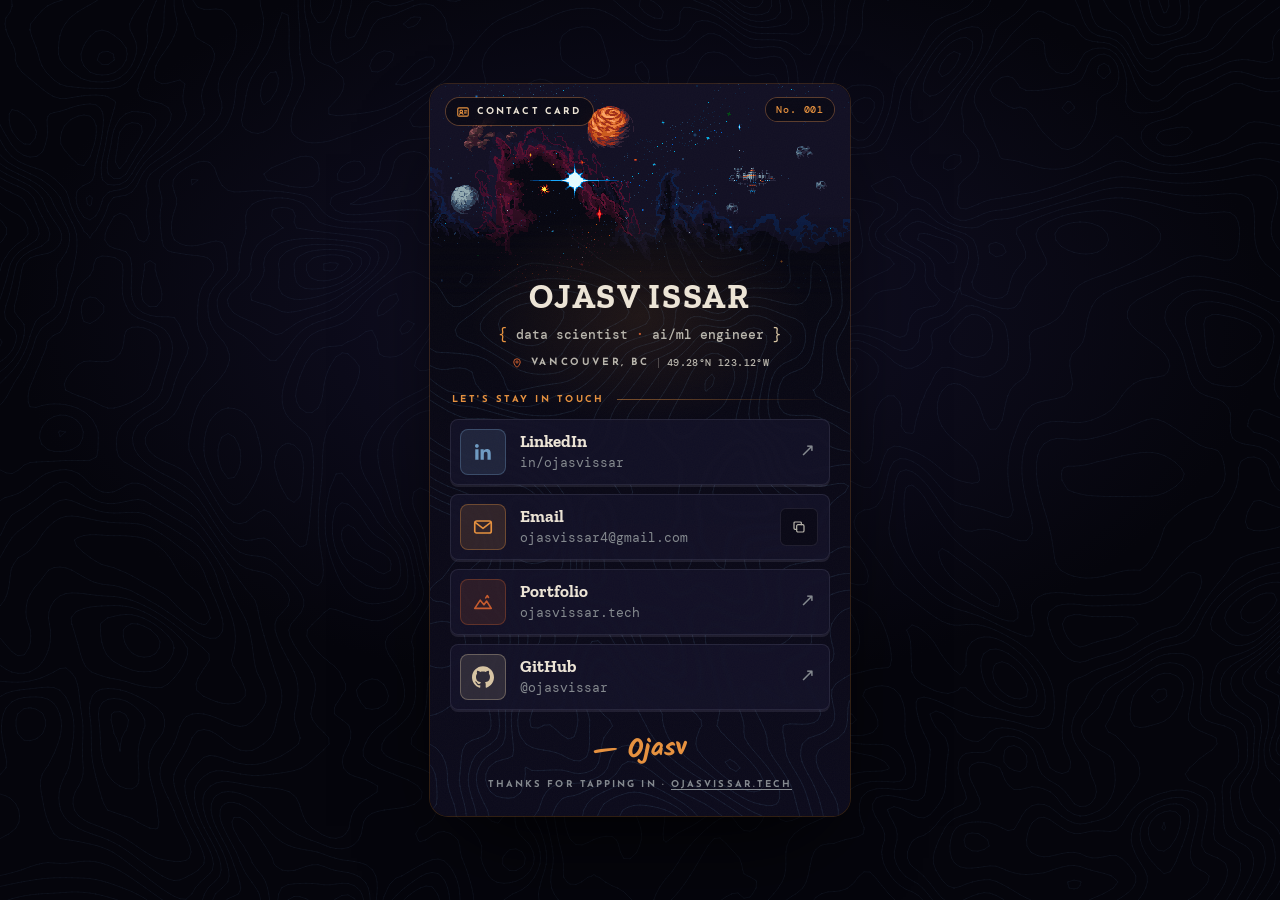
<file: info/index.html>
<!DOCTYPE html>
<html lang="en" data-theme="night">
<head>
<meta charset="utf-8" />
<meta name="viewport" content="width=device-width, initial-scale=1, viewport-fit=cover" />
<title>Ojasv Issar · Contact</title>
<meta name="description" content="Ojasv Issar, data scientist and AI/ML engineer in Vancouver, BC. LinkedIn, email, portfolio and GitHub in one tap." />
<meta name="robots" content="noindex, follow" />
<link rel="canonical" href="https://ojasvissar.tech/" />
<meta name="theme-color" content="#070711" />
<meta property="og:type" content="profile" />
<meta property="og:url" content="https://ojasvissar.tech/info/" />
<meta property="og:title" content="Ojasv Issar · Data Scientist & AI/ML Engineer" />
<meta property="og:description" content="LinkedIn, email, portfolio and GitHub in one tap." />
<meta property="og:image" content="https://ojasvissar.tech/assets/social/og-image.jpg" />
<link rel="icon" href="/favicon.ico" sizes="48x48" />
<link rel="icon" href="/assets/icons/favicon-32.png" sizes="32x32" type="image/png" />
<link rel="apple-touch-icon" href="/assets/icons/apple-touch-icon.png" />
<link rel="preconnect" href="https://fonts.googleapis.com" />
<link rel="preconnect" href="https://fonts.gstatic.com" crossorigin />
<link href="https://fonts.googleapis.com/css2?family=Zilla+Slab:wght@700&family=DM+Mono:wght@400;500&family=Kalam:wght@700&family=Josefin+Sans:wght@400;600;700&display=swap" rel="stylesheet" />
<style>
  :root {
    --bg: #1d2619; --card: #f9f6ea; --paper: #fbf8ee; --ink: #232b1c; --ink-2: #4a4a3a; --muted: #7a7663;
    --rust: #a8481f; --gold: #d9a932; --forest: #1d2619; --line: rgba(35, 43, 28, .12); --row: #fffdf6;
    --sky-1: #dfe8dc; --sky-2: #f3efe0; --ease: cubic-bezier(.22, 1, .36, 1);
  }
  :root[data-theme="night"] {
    /* two colours: crimson and nights */
    /* rugged dusk, from the header art: charcoal slate, burnt copper, amber, steel blue and sand */
    --peach: #e8923f; --rose: #c75b2e; --lav: #d9c6a5; --sky: #6f9cc4;
    --accent: var(--peach); --base: #0a0917;
    --glow: linear-gradient(90deg, #e8923f, #c75b2e);
    --bg: #05050c; --card: var(--base); --paper: #16142b; --ink: #eee6d8; --ink-2: #b9b6ad; --muted: #858a90;
    --rust: var(--peach); --gold: var(--peach); --line: rgba(210, 205, 240, .1); --row: rgba(22, 20, 44, .72); --sky-1: #070711; --sky-2: #070711;
    --contour: 111, 156, 196;
  }
  *, *::before, *::after { box-sizing: border-box; }
  * { margin: 0; }
  html { -webkit-text-size-adjust: 100%; }
  body {
    min-height: 100svh; background: var(--card); color: var(--ink); overflow-x: hidden;
    font: 400 16px/1.5 "Josefin Sans", "Futura", "Century Gothic", sans-serif; -webkit-font-smoothing: antialiased;
    -webkit-tap-highlight-color: transparent;
  }
  a { color: inherit; text-decoration: none; }
  button { font: inherit; color: inherit; background: none; border: 0; cursor: pointer; }

  /* contour lines behind everything, drawn once on a canvas */
  .topo { position: fixed; inset: 0; z-index: 0; width: 100%; height: 100%; display: block; pointer-events: none; }
  .card-topo { position: absolute; left: 0; top: 0; z-index: -1; display: block; pointer-events: none; }

  /* the card fills a phone (the contours show straight through); on a wider screen it floats over them */
  .pass { position: relative; z-index: 1; min-height: 100svh; display: flex; flex-direction: column; background: transparent; overflow: hidden; isolation: isolate; }
  .pass::before { content: ""; position: absolute; inset: 0; z-index: -2; pointer-events: none;
    background: linear-gradient(180deg, #070711 0%, #070711 22%, var(--base) 55%, #0c0b1c 100%); }
  .pass::after { content: ""; position: absolute; inset: 0; z-index: 5; pointer-events: none; opacity: .08;
    background-image: url("data:image/svg+xml,%3Csvg xmlns='http://www.w3.org/2000/svg' width='200' height='200'%3E%3Cfilter id='n'%3E%3CfeTurbulence type='fractalNoise' baseFrequency='.85' numOctaves='2' stitchTiles='stitch'/%3E%3CfeColorMatrix values='0 0 0 0 .25 0 0 0 0 .22 0 0 0 0 .15 0 0 0 .5 0'/%3E%3C/filter%3E%3Crect width='100%25' height='100%25' filter='url(%23n)'/%3E%3C/svg%3E"); }
  @media (min-width: 560px) {
    body { display: grid; place-items: center; padding: 40px 20px; background: radial-gradient(ellipse 70% 60% at 50% 35%, #131128, var(--bg) 70%); }
    .pass { width: 100%; max-width: 420px; min-height: 0; border-radius: 18px; background: var(--card);
      box-shadow: 0 0 0 1px rgba(232, 146, 63, .2), 0 40px 90px -30px rgba(0, 0, 0, .95); }
  }

  /* header: pixel-art deep space, kept crisp when scaled up; its dark lower edge is the card colour, so it runs straight into the card */
  .art { position: relative; aspect-ratio: 2 / 1; overflow: hidden;
    -webkit-mask-image: linear-gradient(180deg, #000 62%, transparent 100%); mask-image: linear-gradient(180deg, #000 62%, transparent 100%); }
  .art > img { position: absolute; inset: 0; width: 100%; height: 100%; object-fit: cover; object-position: 50% 50%; image-rendering: pixelated; }
  :root[data-theme="night"] .art > img { filter: none; }
  .art .badge, .art .no { z-index: 2; }
  .art .stars { display: none; }
  :root[data-theme="night"] .art .stars { display: none; position: absolute; inset: 0;
    background-image: radial-gradient(1.2px 1.2px at 12% 18%, #fff8, transparent), radial-gradient(1px 1px at 28% 40%, #fff7, transparent), radial-gradient(1.4px 1.4px at 46% 12%, #fff9, transparent),
      radial-gradient(1px 1px at 63% 30%, #fff6, transparent), radial-gradient(1.2px 1.2px at 78% 14%, #fff8, transparent), radial-gradient(1px 1px at 90% 36%, #fff6, transparent), radial-gradient(1px 1px at 36% 24%, #fff5, transparent); }
  .badge { position: absolute; left: 16px; top: max(14px, env(safe-area-inset-top)); display: flex; align-items: center; gap: 7px; padding: 7px 12px 6px 10px; border-radius: 999px;
    background: rgba(7, 7, 17, .72); -webkit-backdrop-filter: blur(8px); backdrop-filter: blur(8px); color: var(--ink);
    font: 700 9.5px/1 "Josefin Sans", sans-serif; letter-spacing: .22em; text-transform: uppercase; box-shadow: 0 0 0 1px rgba(232, 146, 63, .35); }
  .badge svg { width: 14px; height: 14px; fill: none; stroke: var(--accent); stroke-width: 1.9; stroke-linejoin: round; stroke-linecap: round; }
  .no { position: absolute; right: 16px; top: max(14px, env(safe-area-inset-top)); padding: 7px 10px 6px; border-radius: 999px; background: rgba(7, 7, 17, .72); -webkit-backdrop-filter: blur(8px); backdrop-filter: blur(8px);
    font: 500 10px/1 "DM Mono", monospace; letter-spacing: .08em; color: var(--accent); box-shadow: 0 0 0 1px rgba(232, 146, 63, .35); }

  /* who */
  .who { position: relative; z-index: 1; margin-top: -14px; padding: 0 22px; text-align: center; }
  .who::before { content: ""; position: absolute; z-index: -1; left: 50%; top: 40%; width: 340px; height: 220px; transform: translate(-50%, -50%); pointer-events: none;
    background: radial-gradient(closest-side, rgba(232, 146, 63, .1), transparent); }
  .loc { display: flex; align-items: center; justify-content: center; gap: 8px; margin-top: 12px; font: 700 10px/1 "Josefin Sans", sans-serif; letter-spacing: .26em; text-transform: uppercase; color: var(--ink-2); }
  .loc svg { width: 12px; height: 12px; fill: none; stroke: var(--rose); stroke-width: 2; }
  .loc i { width: 1px; height: 10px; background: currentColor; opacity: .35; }
  .loc span:last-child { font: 500 10px "DM Mono", monospace; letter-spacing: .04em; }
  h1 { margin-top: 0; font: 700 34px/1 "Zilla Slab", Rockwell, serif; letter-spacing: .05em; text-transform: uppercase; color: var(--ink);
    text-shadow: none; }
  
  .role { margin-top: 10px; font: 500 13px "DM Mono", monospace; color: var(--ink-2); }
  .role b { font-weight: 400; color: var(--rust); font-size: 1.2em; }
  .role em { font-style: normal; color: var(--rose); }
  .role b:last-child { color: var(--lav); }

  /* the links */
  .kicker { margin: 26px 22px 0; display: flex; align-items: center; gap: 12px; font: 700 9.5px/1 "Josefin Sans", sans-serif; letter-spacing: .26em; text-transform: uppercase; color: var(--peach); }
  .kicker::after { content: ""; flex: 1; height: 1px; background: linear-gradient(90deg, rgba(232, 146, 63, .5), rgba(232, 146, 63, 0)); }
  .links { list-style: none; padding: 0; margin: 14px 20px 0; display: grid; gap: 9px; }
  .link { position: relative; display: grid; grid-template-columns: 46px 1fr auto; align-items: center; gap: 14px; min-height: 64px; padding: 9px 14px 9px 9px; border-radius: 8px;
    background: var(--row); -webkit-backdrop-filter: blur(1.5px); backdrop-filter: blur(1.5px); border: 1px solid var(--line); box-shadow: 0 2px 0 var(--line); transition: transform .2s var(--ease), box-shadow .2s var(--ease), border-color .2s; }
  .link:active { transform: scale(.98); }
  @media (hover: hover) { .link:hover { transform: translateY(-2px); border-color: var(--gold); box-shadow: 0 5px 0 color-mix(in srgb, var(--c) 30%, transparent); } .link:hover .go { transform: translate(3px, -3px); color: var(--c); } }
  .links li:nth-child(1) { --c: var(--sky); } .links li:nth-child(2) { --c: var(--peach); } .links li:nth-child(3) { --c: var(--rose); } .links li:nth-child(4) { --c: var(--lav); }
  .ico { display: grid; place-items: center; width: 46px; height: 46px; border-radius: 8px; color: var(--c); background: color-mix(in srgb, var(--c) 14%, transparent); box-shadow: inset 0 0 0 1px color-mix(in srgb, var(--c) 34%, transparent);
    transition: background-color .2s, color .2s; }
  .link:active .ico { background: var(--c); color: var(--base); }
  @media (hover: hover) { .link:hover .ico { background: var(--c); color: var(--base); } .link:hover { border-color: color-mix(in srgb, var(--c) 55%, transparent); } }
  .ico svg { width: 22px; height: 22px; fill: currentColor; }
  .ico svg.line { fill: none; stroke: currentColor; stroke-width: 1.8; stroke-linecap: round; stroke-linejoin: round; }
  .txt { min-width: 0; }
  .txt b { display: block; font: 700 17px/1.15 "Zilla Slab", serif; color: var(--ink); }
  .txt span { display: block; margin-top: 3px; font: 400 12.5px/1.3 "DM Mono", monospace; color: var(--muted); white-space: nowrap; overflow: hidden; text-overflow: ellipsis; }
  .go { font-size: 18px; color: var(--muted); transition: transform .25s var(--ease), color .2s; }
  .li-mail { position: relative; }
  .li-mail .link { grid-template-columns: 46px 1fr; padding-right: 60px; }
  .copy { position: absolute; right: 12px; top: 50%; z-index: 2; transform: translateY(-50%); display: grid; place-items: center; width: 38px; height: 38px; border-radius: 6px;
    border: 1px solid var(--line); color: var(--ink-2); background: var(--card); transition: background-color .2s, color .2s; }
  .copy svg { width: 16px; height: 16px; fill: none; stroke: currentColor; stroke-width: 1.8; stroke-linecap: round; stroke-linejoin: round; }
  .copy .tick { display: none; } .copy.ok { background: var(--peach); border-color: var(--peach); color: var(--base); } .copy.ok .tick { display: block; } .copy.ok .sheets { display: none; }

  /* sign-off */
  .foot { margin-top: auto; padding: 26px 22px max(24px, env(safe-area-inset-bottom)); text-align: center; }
  .sig { font: 700 26px/1.1 "Kalam", "Segoe Print", cursive; color: var(--peach); transform: rotate(-3deg); display: inline-block; }
  .foot p { margin-top: 12px; font: 700 9.5px/1.6 "Josefin Sans", sans-serif; letter-spacing: .22em; text-transform: uppercase; color: var(--muted); }
  .foot a { border-bottom: 1px solid currentColor; }
  .toast { position: fixed; left: 50%; bottom: max(24px, env(safe-area-inset-bottom)); z-index: 10; padding: 10px 16px 9px; border-radius: 999px; background: var(--glow); color: var(--base);
    font: 700 13px "Josefin Sans", sans-serif; transform: translate(-50%, 20px); opacity: 0; pointer-events: none; transition: opacity .25s, transform .35s var(--ease); }
  .toast.show { opacity: 1; transform: translate(-50%, 0); }

  /* arrival: the card settles in, then the links step up one by one */
  .who, .kicker, .links li, .foot { animation: rise .7s var(--ease) both; }
  .who { animation-delay: .05s; } .kicker { animation-delay: .15s; }
  .links li:nth-child(1) { animation-delay: .2s; } .links li:nth-child(2) { animation-delay: .26s; } .links li:nth-child(3) { animation-delay: .32s; } .links li:nth-child(4) { animation-delay: .38s; }
  .foot { animation-delay: .45s; }
  @keyframes rise { from { opacity: 0; transform: translateY(14px); } }
  @media (prefers-reduced-motion: reduce) { *, *::before, *::after { animation: none !important; transition: none !important; } }
  a:focus-visible, button:focus-visible { outline: 2px dashed var(--rust); outline-offset: 3px; }
  @media (max-width: 350px) { h1 { font-size: 29px; } .loc { letter-spacing: .18em; } .link { gap: 11px; } }
</style>
</head>
<body>
<canvas class="topo" data-topo aria-hidden="true"></canvas>
<main class="pass" data-pass>
  <canvas class="card-topo" data-card-topo aria-hidden="true"></canvas>
  <header class="art" aria-hidden="true">
    <span class="stars"></span>
    <img src="/assets/photos/info-space.webp" width="1024" height="512" alt="" fetchpriority="high" decoding="async" />
    <p class="badge"><svg viewBox="0 0 24 24"><rect x="3" y="5" width="18" height="14" rx="2"/><circle cx="9" cy="11" r="2.2"/><path d="M5.8 16c.6-1.6 1.8-2.4 3.2-2.4s2.6.8 3.2 2.4M14.5 10h4M14.5 13.5h3"/></svg>Contact card</p>
    <p class="no">No. 001</p>
  </header>

  <section class="who">
    <h1>Ojasv Issar</h1>
    <p class="role"><b aria-hidden="true">{</b> data scientist <em aria-hidden="true">·</em> ai/ml engineer <b aria-hidden="true">}</b></p>
    <p class="loc"><svg viewBox="0 0 24 24" aria-hidden="true"><path d="M12 21s-6.5-5.6-6.5-11a6.5 6.5 0 0 1 13 0c0 5.4-6.5 11-6.5 11z"/><circle cx="12" cy="10" r="2.2"/></svg><span>Vancouver, BC</span><i aria-hidden="true"></i><span>49.28°N 123.12°W</span></p>
  </section>

  <p class="kicker">Let's stay in touch</p>
  <ul class="links">
    <li><a class="link" href="https://www.linkedin.com/in/ojasvissar" rel="noopener">
      <span class="ico i-in" aria-hidden="true"><svg viewBox="0 0 24 24"><path d="M20.447 20.452h-3.554v-5.569c0-1.328-.027-3.037-1.852-3.037-1.853 0-2.136 1.445-2.136 2.939v5.667H9.351V9h3.414v1.561h.046c.477-.9 1.637-1.85 3.37-1.85 3.601 0 4.267 2.37 4.267 5.455v6.286zM5.337 7.433c-1.144 0-2.063-.926-2.063-2.065 0-1.138.92-2.063 2.063-2.063 1.14 0 2.064.925 2.064 2.063 0 1.139-.925 2.065-2.064 2.065zm1.782 13.019H3.555V9h3.564v11.452z"/></svg></span>
      <span class="txt"><b>LinkedIn</b><span>in/ojasvissar</span></span><span class="go" aria-hidden="true">↗</span></a></li>
    <li class="li-mail"><a class="link" href="mailto:ojasvissar4@gmail.com">
      <span class="ico i-mail" aria-hidden="true"><svg class="line" viewBox="0 0 24 24"><rect x="3" y="5.5" width="18" height="13" rx="2"/><path d="M3.5 7l8.5 6.5L20.5 7"/></svg></span>
      <span class="txt"><b>Email</b><span>ojasvissar4@gmail.com</span></span></a>
      <button type="button" class="copy" data-copy="ojasvissar4@gmail.com" aria-label="copy email address" title="Copy email"><svg class="sheets" viewBox="0 0 24 24" aria-hidden="true"><rect x="8.5" y="8.5" width="11" height="11" rx="2"/><path d="M15.5 8.5V6a1.5 1.5 0 0 0-1.5-1.5H6A1.5 1.5 0 0 0 4.5 6v8A1.5 1.5 0 0 0 6 15.5h2.5"/></svg><svg class="tick" viewBox="0 0 24 24" aria-hidden="true"><path d="M5 12.5l4.5 4.5L19 7.5"/></svg></button></li>
    <li><a class="link" href="https://ojasvissar.tech/">
      <span class="ico i-web" aria-hidden="true"><svg class="line" viewBox="0 0 24 24"><path d="M3 19l6-9 4 5 3-4 5 8z"/><path d="M15 7.5l1.6-2.5 1.4 2"/></svg></span>
      <span class="txt"><b>Portfolio</b><span>ojasvissar.tech</span></span><span class="go" aria-hidden="true">↗</span></a></li>
    <li><a class="link" href="https://github.com/ojasvissar" rel="noopener">
      <span class="ico i-gh" aria-hidden="true"><svg viewBox="0 0 24 24"><path d="M12 .297c-6.63 0-12 5.373-12 12 0 5.303 3.438 9.8 8.205 11.385.6.113.82-.258.82-.577 0-.285-.01-1.04-.015-2.04-3.338.724-4.042-1.61-4.042-1.61C4.422 18.07 3.633 17.7 3.633 17.7c-1.087-.744.084-.729.084-.729 1.205.084 1.838 1.236 1.838 1.236 1.07 1.835 2.809 1.305 3.495.998.108-.776.417-1.305.76-1.605-2.665-.3-5.466-1.332-5.466-5.93 0-1.31.465-2.38 1.235-3.22-.135-.303-.54-1.523.105-3.176 0 0 1.005-.322 3.3 1.23.96-.267 1.98-.399 3-.405 1.02.006 2.04.138 3 .405 2.28-1.552 3.285-1.23 3.285-1.23.645 1.653.24 2.873.12 3.176.765.84 1.23 1.91 1.23 3.22 0 4.61-2.805 5.625-5.475 5.92.42.36.81 1.096.81 2.22 0 1.606-.015 2.896-.015 3.286 0 .315.21.69.825.57C20.565 22.092 24 17.592 24 12.297c0-6.627-5.373-12-12-12"/></svg></span>
      <span class="txt"><b>GitHub</b><span>@ojasvissar</span></span><span class="go" aria-hidden="true">↗</span></a></li>
  </ul>

  <footer class="foot">
    <span class="sig">— Ojasv</span>
    <p>Thanks for tapping in · <a href="https://ojasvissar.tech/">ojasvissar.tech</a></p>
  </footer>
</main>
<p class="toast" role="status" aria-live="polite" data-toast></p>
<script>
  (function () {
    var toast = document.querySelector("[data-toast]"), t;
    function say(msg) { toast.textContent = msg; toast.classList.add("show"); clearTimeout(t); t = setTimeout(function () { toast.classList.remove("show"); }, 1800); }
    document.querySelectorAll("[data-copy]").forEach(function (b) {
      b.addEventListener("click", function () {
        var v = b.getAttribute("data-copy");
        var ok = function () { b.classList.add("ok"); say("Email copied"); setTimeout(function () { b.classList.remove("ok"); }, 1600); };
        if (navigator.clipboard) navigator.clipboard.writeText(v).then(ok, function () { say(v); }); else say(v);
      });
    });

    /* the topographic background: a domain-warped noise height field, contoured with marching squares.
       drawn once, and again only if the screen size changes */
    var cv = document.querySelector("[data-topo]");
    var P = new Uint8Array(512), seed = 4242;
    function rnd() { seed = (seed * 1664525 + 1013904223) >>> 0; return seed / 4294967296; }
    for (var i = 0; i < 256; i++) P[i] = i;
    for (i = 255; i > 0; i--) { var j = Math.floor(rnd() * (i + 1)), tmp = P[i]; P[i] = P[j]; P[j] = tmp; }
    for (i = 0; i < 256; i++) P[i + 256] = P[i];
    function fade(x) { return x * x * (3 - 2 * x); }
    function lerp(a, b, x) { return a + (b - a) * x; }
    function h(x, y) { return P[P[x & 255] + (y & 255)] / 255; }
    function noise(x, y) {
      var xi = Math.floor(x), yi = Math.floor(y), u = fade(x - xi), v = fade(y - yi);
      return lerp(lerp(h(xi, yi), h(xi + 1, yi), u), lerp(h(xi, yi + 1), h(xi + 1, yi + 1), u), v);
    }
    function height(x, y) {
      var wx = x + .9 * noise(x * .7 + 5.2, y * .7 + 1.3), wy = y + .9 * noise(x * .7 + 9.7, y * .7 + 2.8);
      return .55 * noise(wx, wy) + .3 * noise(wx * 2.1, wy * 2.1) + .15 * noise(wx * 4.3, wy * 4.3);
    }
    var ink = getComputedStyle(document.documentElement).getPropertyValue("--contour").trim() || "111, 156, 196";
    function contours(cv, W, H, alpha, ox, oy) {
      var ctx = cv.getContext("2d"), dpr = Math.min(window.devicePixelRatio || 1, 2), C = 6, S = .0055;
      cv.width = Math.round(W * dpr); cv.height = Math.round(H * dpr); cv.style.width = W + "px"; cv.style.height = H + "px"; ctx.setTransform(dpr, 0, 0, dpr, 0, 0);
      var cols = Math.ceil(W / C) + 1, rows = Math.ceil(H / C) + 1, f = new Float32Array(cols * rows), k = 0, x, y;
      for (y = 0; y < rows; y++) for (x = 0; x < cols; x++) f[k++] = height(x * C * S + ox, y * C * S + oy);
      ctx.strokeStyle = "rgba(" + ink + "," + alpha + ")"; ctx.lineWidth = 1; ctx.lineJoin = ctx.lineCap = "round"; ctx.beginPath();
      var BASE = .1, STEP = .045;
      for (y = 0; y < rows - 1; y++) for (x = 0; x < cols - 1; x++) {
        var i0 = y * cols + x, a = f[i0], b = f[i0 + 1], c = f[i0 + cols + 1], d = f[i0 + cols];
        var L0 = Math.max(1, Math.ceil((Math.min(a, b, c, d) - BASE) / STEP)), L1 = Math.floor((Math.max(a, b, c, d) - BASE) / STEP);
        var X = x * C, Y = y * C, R = X + C, B = Y + C;
        for (var L = L0; L <= L1; L++) {
          var iso = BASE + L * STEP, idx = (a > iso ? 8 : 0) | (b > iso ? 4 : 0) | (c > iso ? 2 : 0) | (d > iso ? 1 : 0);
          if (idx === 0 || idx === 15) continue;
          // where the level crosses each edge: top (a–b), right (b–c), bottom (d–c), left (a–d)
          var tx = X + C * (iso - a) / (b - a), ry = Y + C * (iso - b) / (c - b), bx = X + C * (iso - d) / (c - d), ly = Y + C * (iso - a) / (d - a);
          switch (idx) {
            case 1: case 14: ctx.moveTo(X, ly); ctx.lineTo(bx, B); break;
            case 2: case 13: ctx.moveTo(bx, B); ctx.lineTo(R, ry); break;
            case 3: case 12: ctx.moveTo(X, ly); ctx.lineTo(R, ry); break;
            case 4: case 11: ctx.moveTo(tx, Y); ctx.lineTo(R, ry); break;
            case 5: ctx.moveTo(X, ly); ctx.lineTo(tx, Y); ctx.moveTo(bx, B); ctx.lineTo(R, ry); break;
            case 6: case 9: ctx.moveTo(tx, Y); ctx.lineTo(bx, B); break;
            case 7: case 8: ctx.moveTo(X, ly); ctx.lineTo(tx, Y); break;
            case 10: ctx.moveTo(X, ly); ctx.lineTo(bx, B); ctx.moveTo(tx, Y); ctx.lineTo(R, ry); break;
          }
        }
      }
      ctx.stroke();
    }
    var pass = document.querySelector("[data-pass]"), cardCv = document.querySelector("[data-card-topo]"), wide = matchMedia("(min-width: 560px)");
    function draw() {
      // on a phone the card is the whole page, so it carries the only map; on a wider screen the page gets a fainter one of its own
      if (wide.matches) { cv.style.display = ""; contours(cv, innerWidth, innerHeight, .07, 3, 7); } else cv.style.display = "none";
      contours(cardCv, pass.offsetWidth, pass.offsetHeight, wide.matches ? .12 : .11, 11, 4);
    }
    draw();
    if (document.fonts && document.fonts.ready) document.fonts.ready.then(draw);
    var lastW = innerWidth, rt;
    window.addEventListener("resize", function () {
      // phones fire resize as the address bar slides; redraw only for a new width, or when a map no longer covers its area
      var dpr = Math.min(window.devicePixelRatio || 1, 2);
      var short = cardCv.height < pass.offsetHeight * dpr - 1 || (wide.matches && cv.height < innerHeight * dpr - 1);
      if (innerWidth === lastW && !short) return;
      lastW = innerWidth; clearTimeout(rt); rt = setTimeout(draw, 150);
    });
  })();
</script>
</body>
</html>
</file>
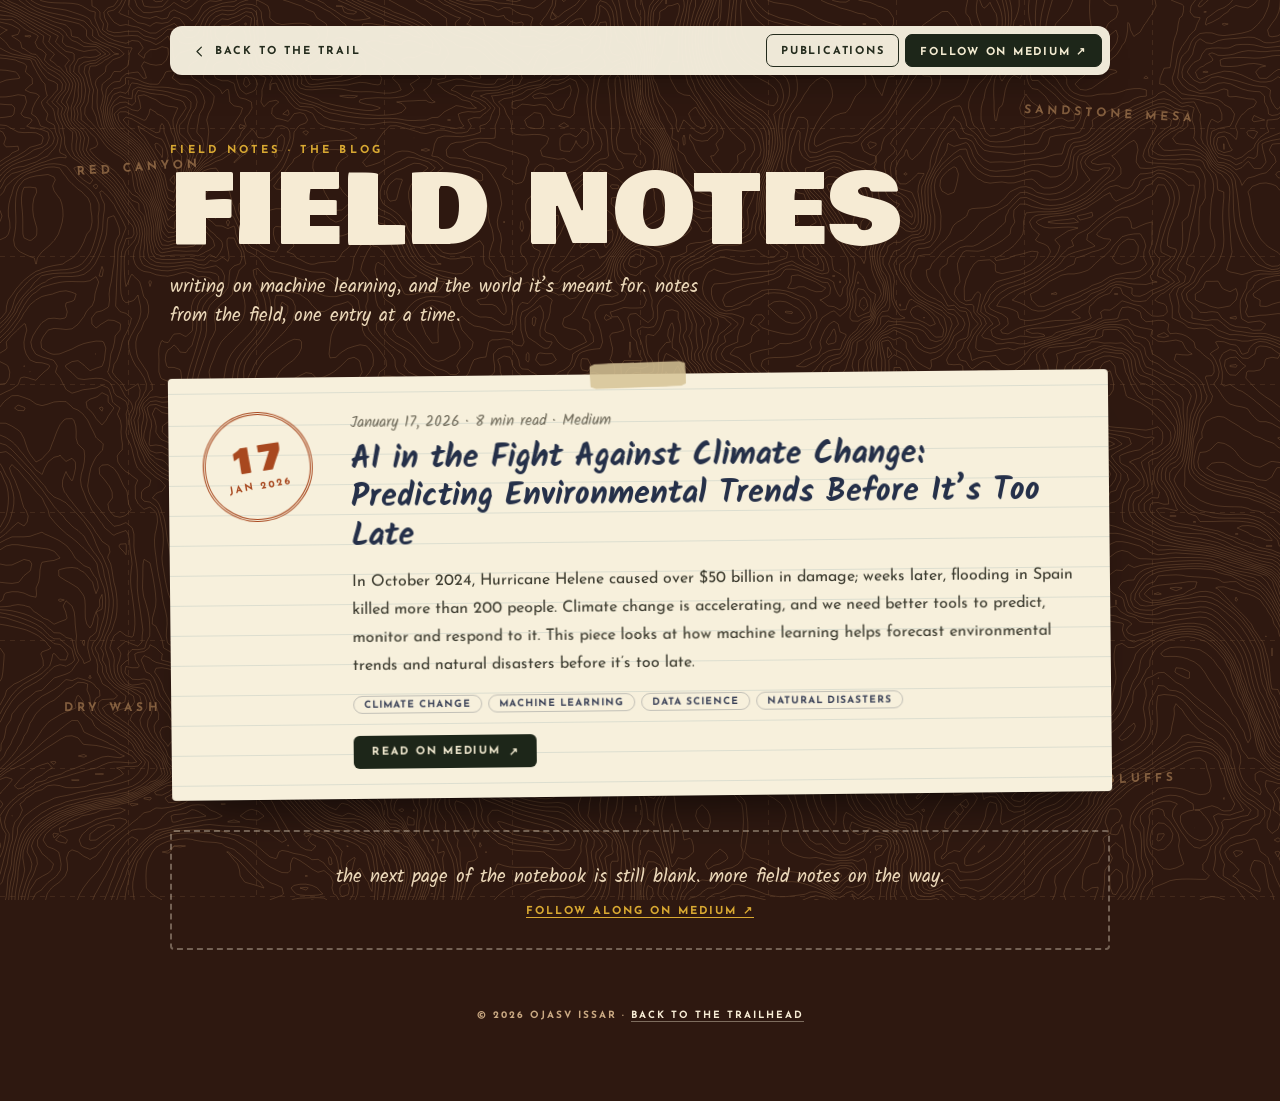
<file: blog.html>
<!DOCTYPE html>
<html lang="en">
<head>
<meta charset="utf-8" />
<meta name="viewport" content="width=device-width, initial-scale=1" />
<title>Blog · Ojasv Issar · Field notes on machine learning</title>
<meta name="description" content="Field notes by Ojasv Issar, data scientist and AI/ML engineer in Vancouver: writing on machine learning, AI for climate and the world models are meant for." />
<meta name="robots" content="index, follow" />
<link rel="canonical" href="https://ojasvissar.tech/blog.html" />
<meta name="theme-color" content="#5b2f1f" />
<meta property="og:type" content="website" />
<meta property="og:url" content="https://ojasvissar.tech/blog.html" />
<meta property="og:title" content="Blog · Ojasv Issar" />
<meta property="og:description" content="Field notes on machine learning, AI for climate and the world models are meant for." />
<meta property="og:image" content="https://ojasvissar.tech/assets/social/og-image.jpg" />
<meta name="twitter:card" content="summary_large_image" />
<link rel="icon" href="favicon.ico" sizes="48x48" />
<link rel="icon" href="assets/icons/favicon-32.png" sizes="32x32" type="image/png" />
<link rel="icon" href="assets/icons/favicon-16.png" sizes="16x16" type="image/png" />
<link rel="apple-touch-icon" href="assets/icons/apple-touch-icon.png" />
<script>
  (function () {
    var r = document.documentElement, t, h = new Date().getHours();
    try { t = sessionStorage.getItem("og-theme"); } catch (e) {}
    if (t !== "day" && t !== "night") t = h >= 7 && h < 19 ? "day" : "night";
    r.setAttribute("data-theme", t);
  })();
</script>
<link rel="preconnect" href="https://fonts.googleapis.com" />
<link rel="preconnect" href="https://fonts.gstatic.com" crossorigin />
<link href="https://fonts.googleapis.com/css2?family=Bowlby+One&family=DM+Mono:wght@400;500&family=Zilla+Slab:wght@600;700&family=Josefin+Sans:wght@400;600;700&family=Kalam:wght@400;700&display=swap" rel="stylesheet" />
<style>
  :root { --bg: #5b2f1f; --ink: #e9c89a; --cream: #f7f0dc; --gold: #d9a932; --rust: #a8481f; }
  :root[data-theme="night"] { --bg: #2e1810; --ink: #b88a5c; }
  * { box-sizing: border-box; margin: 0; padding: 0; }
  body { min-height: 100vh; background: var(--bg); color: #f6ebd4; font-family: "Josefin Sans", "Futura", sans-serif; overflow-x: clip; }
  a { color: inherit; text-decoration: none; }
  .map { position: fixed; inset: 0; z-index: 0; pointer-events: none; opacity: .5; }
  .labels { position: fixed; inset: 0; z-index: 0; pointer-events: none; font: 700 12px "Josefin Sans", sans-serif; letter-spacing: .34em; text-transform: uppercase; color: var(--ink); opacity: .6; }
  .labels span { position: absolute; white-space: nowrap; }
  .wrap { position: relative; z-index: 1; max-width: 980px; margin: 0 auto; padding: 26px 20px 80px; }
  .bar { display: flex; align-items: center; justify-content: space-between; gap: 12px 18px; flex-wrap: wrap; padding: 8px 8px 8px 10px; border-radius: 12px; background: rgba(247, 241, 224, .96); color: #232b1c;
    box-shadow: 0 4px 0 rgba(0, 0, 0, .15), 0 18px 34px -18px rgba(0, 0, 0, .6); animation: drop .7s cubic-bezier(.22, 1, .36, 1) both; }
  .back { display: inline-flex; align-items: center; gap: 8px; padding: 9px 12px 7px; border-radius: 7px; font: 700 11px "Josefin Sans", sans-serif; letter-spacing: .18em; text-transform: uppercase; transition: background-color .2s; }
  .back:hover { background: rgba(35, 43, 28, .08); }
  .bar-links { display: flex; gap: 6px; }
  .btn { display: inline-flex; align-items: center; gap: 8px; padding: 10px 14px 8px; border-radius: 7px; border: 1.5px solid #232b1c; font: 700 11px "Josefin Sans", sans-serif; letter-spacing: .16em; text-transform: uppercase; transition: background-color .2s, color .2s, transform .25s cubic-bezier(.22, 1, .36, 1); }
  .btn:hover { transform: translateY(-2px); background: rgba(35, 43, 28, .08); }
  .btn.solid { background: #1d2619; border-color: #1d2619; color: #f4ecd2; } .btn.solid:hover { background: var(--rust); border-color: var(--rust); }
  .hero { margin: 70px 0 44px; animation: rise .9s cubic-bezier(.22, 1, .36, 1) .1s both; }
  .kicker { font: 700 11px "Josefin Sans", sans-serif; letter-spacing: .3em; text-transform: uppercase; color: var(--gold); }
  h1 { margin-top: 10px; font: 400 clamp(46px, 8vw, 96px)/.95 "Bowlby One", sans-serif; letter-spacing: .01em; text-transform: uppercase; color: #f6ebd4; display: inline-block; transform: scaleX(1.06); transform-origin: left; }
  .sub { margin-top: 16px; max-width: 560px; font: 400 19px/1.5 "Kalam", cursive; color: #ead7b8; }
  /* a post is a journal page pinned to the map */
  .post { position: relative; display: grid; grid-template-columns: 120px minmax(0, 1fr); gap: 28px; padding: 34px 34px 30px; border-radius: 4px; color: #2d3021; margin-top: 26px;
    background: repeating-linear-gradient(transparent 0 29px, rgba(29, 93, 120, .12) 29px 30px) 0 18px, var(--cream);
    box-shadow: 0 1px 1px rgba(0, 0, 0, .15), 0 30px 46px -26px rgba(0, 0, 0, .7); transform: rotate(-.6deg); transition: transform .45s cubic-bezier(.22, 1, .36, 1), box-shadow .45s;
    animation: rise .9s cubic-bezier(.22, 1, .36, 1) .25s both; }
  .post:hover { transform: rotate(0) translateY(-6px); box-shadow: 0 1px 1px rgba(0, 0, 0, .15), 0 40px 56px -26px rgba(0, 0, 0, .75); }
  .post::before { content: ""; position: absolute; left: 50%; top: -12px; width: 96px; height: 26px; margin-left: -48px; background: rgba(214, 196, 150, .85); transform: rotate(-2deg); clip-path: polygon(0 10%, 6% 0, 94% 4%, 100% 12%, 100% 90%, 94% 100%, 6% 96%, 0 88%); }
  .date { display: grid; place-items: center; align-content: center; width: 110px; height: 110px; border-radius: 50%; border: 3px double var(--rust); color: var(--rust); transform: rotate(-9deg); text-align: center; }
  .date b { display: block; font: 400 34px/1 "Bowlby One", sans-serif; } .date small { display: block; font: 700 10px "Josefin Sans", sans-serif; letter-spacing: .22em; text-transform: uppercase; margin-top: 4px; }
  .meta { font: 400 15px "Kalam", cursive; color: #6f6a5a; }
  .post h2 { margin-top: 6px; font: 700 clamp(24px, 3vw, 32px)/1.2 "Kalam", cursive; } .post h2 a { color: #253049; transition: color .2s; } .post h2 a:hover { color: var(--rust); }
  .text { margin-top: 12px; font-size: 16px; line-height: 1.75; color: #3b3a2e; }
  .tags { display: flex; flex-wrap: wrap; gap: 6px; margin-top: 16px; }
  .tags i { padding: 3px 10px 2px; border-radius: 999px; border: 1px solid rgba(37, 48, 73, .25); font: 700 10px "Josefin Sans", sans-serif; font-style: normal; letter-spacing: .1em; text-transform: uppercase; color: #3b4258; }
  .read { display: inline-flex; gap: 8px; margin-top: 22px; padding: 11px 18px 9px; border-radius: 6px; background: #1d2619; color: #f4ecd2; font: 700 11px "Josefin Sans", sans-serif; letter-spacing: .16em; text-transform: uppercase; transition: background-color .2s, transform .25s; }
  .read:hover { background: var(--rust); transform: translateY(-2px); }
  /* the next page of the notebook, still blank */
  .next { margin-top: 34px; padding: 30px; border-radius: 4px; border: 2px dashed rgba(246, 235, 212, .35); text-align: center; animation: rise .9s cubic-bezier(.22, 1, .36, 1) .4s both; }
  .next p { font: 400 19px "Kalam", cursive; color: #ead7b8; }
  .next a { display: inline-block; margin-top: 12px; font: 700 11px "Josefin Sans", sans-serif; letter-spacing: .18em; text-transform: uppercase; color: var(--gold); border-bottom: 1px solid currentColor; }
  .foot { margin-top: 60px; text-align: center; font: 700 10px "Josefin Sans", sans-serif; letter-spacing: .2em; text-transform: uppercase; color: #c9a882; }
  .foot a { color: #f6ebd4; border-bottom: 1px solid rgba(246, 235, 212, .4); }
  @keyframes drop { from { opacity: 0; transform: translateY(-14px); } }
  @keyframes rise { from { opacity: 0; transform: translateY(40px) rotate(-1.5deg); } }
  @media (max-width: 640px) { .post { grid-template-columns: 1fr; padding: 28px 22px; } .date { width: 88px; height: 88px; } .date b { font-size: 26px; } .hero { margin-top: 50px; } .bar { justify-content: center; } }
  @media (prefers-reduced-motion: reduce) { .bar, .hero, .post, .next { animation: none; } }
</style>
</head>
<body>
<canvas class="map" data-map aria-hidden="true"></canvas>
<div class="labels" data-labels aria-hidden="true"></div>
<main class="wrap">
  <header class="bar">
    <a class="back" href="./"><svg viewBox="0 0 24 24" width="15" height="15" aria-hidden="true" style="fill:none;stroke:currentColor;stroke-width:2;stroke-linecap:round;stroke-linejoin:round"><path d="M15 5l-7 7 7 7"/></svg>Back to the trail</a>
    <nav class="bar-links" aria-label="blog links">
      <a class="btn" href="./#writing">Publications</a>
      <a class="btn solid" href="https://medium.com/@ojasvissar" target="_blank" rel="noopener noreferrer">Follow on Medium ↗</a>
    </nav>
  </header>
  <section class="hero">
    <p class="kicker">Field notes · the blog</p>
    <h1>Field notes</h1>
    <p class="sub">writing on machine learning, and the world it’s meant for. notes from the field, one entry at a time.</p>
  </section>
  <article class="post">
    <div class="date" aria-hidden="true"><b>17</b><small>Jan 2026</small></div>
    <div>
      <p class="meta"><time datetime="2026-01-17">January 17, 2026</time> · 8 min read · Medium</p>
      <h2><a href="https://medium.com/@ojasvissar/ai-in-the-fight-against-climate-change-predicting-environmental-trends-before-its-too-late-0ca6fadce36f" target="_blank" rel="noopener noreferrer">AI in the Fight Against Climate Change: Predicting Environmental Trends Before It’s Too Late</a></h2>
      <p class="text">In October 2024, Hurricane Helene caused over $50 billion in damage; weeks later, flooding in Spain killed more than 200 people. Climate change is accelerating, and we need better tools to predict, monitor and respond to it. This piece looks at how machine learning helps forecast environmental trends and natural disasters before it’s too late.</p>
      <p class="tags"><i>Climate change</i><i>Machine learning</i><i>Data science</i><i>Natural disasters</i></p>
      <a class="read" href="https://medium.com/@ojasvissar/ai-in-the-fight-against-climate-change-predicting-environmental-trends-before-its-too-late-0ca6fadce36f" target="_blank" rel="noopener noreferrer">Read on Medium <span aria-hidden="true">↗</span></a>
    </div>
  </article>
  <div class="next">
    <p>the next page of the notebook is still blank. more field notes on the way.</p>
    <a href="https://medium.com/@ojasvissar" target="_blank" rel="noopener noreferrer">follow along on medium ↗</a>
  </div>
  <p class="foot">© 2026 Ojasv Issar · <a href="./">back to the trailhead</a></p>
</main>
<script>
(function () {
  /* the whole page is a contour map, the same survey style as the work-experience section */
  var rng = function (seed) { return function () { seed |= 0; seed = seed + 0x6D2B79F5 | 0; var t = Math.imul(seed ^ seed >>> 15, 1 | seed); t = t + Math.imul(t ^ t >>> 7, 61 | t) ^ t; return ((t ^ t >>> 14) >>> 0) / 4294967296; }; };
  var HR = rng(9017), HASH = []; for (var n = 0; n < 512; n++) HASH.push(HR());
  function vnoise(x, y) {
    var xi = Math.floor(x), yi = Math.floor(y), xf = x - xi, yf = y - yi, h = function (i, j) { return HASH[((i * 73856093) ^ (j * 19349663)) & 511]; };
    var u = xf * xf * (3 - 2 * xf), v = yf * yf * (3 - 2 * yf), a = h(xi, yi), b = h(xi + 1, yi), c = h(xi, yi + 1), d = h(xi + 1, yi + 1);
    return a + (b - a) * u + (c - a) * v + (a - b - c + d) * u * v;
  }
  function fbm(x, y, o) { var s = 0, amp = .5, fr = 1; for (var i = 0; i < o; i++) { s += amp * vnoise(x * fr, y * fr); fr *= 2.03; amp *= .5; } return s; }
  function terrain(x, y) { var wx = fbm(x + 3.1, y + 7.7, 3), wy = fbm(x + 11.3, y + 2.9, 3); return fbm(x + 1.6 * wx, y + 1.6 * wy, 5); }
  var cv = document.querySelector("[data-map]");
  function paint() {
    var W = window.innerWidth, H = window.innerHeight, dpr = Math.min(window.devicePixelRatio || 1, 2), ctx = cv.getContext("2d");
    cv.width = W * dpr; cv.height = H * dpr; cv.style.width = W + "px"; cv.style.height = H + "px"; ctx.setTransform(dpr, 0, 0, dpr, 0, 0);
    var ink = getComputedStyle(document.documentElement).getPropertyValue("--ink").trim();
    var C = 6, cols = Math.ceil(W / C) + 1, rows = Math.ceil(H / C) + 1, S = 1 / 230, field = new Float32Array(cols * rows), lo = 9, hi = -9, i, j;
    for (j = 0; j < rows; j++) for (i = 0; i < cols; i++) { var v = terrain(i * C * S + 9.6, j * C * S + 3.3); field[j * cols + i] = v; if (v < lo) lo = v; if (v > hi) hi = v; }
    ctx.save(); ctx.strokeStyle = ink; ctx.globalAlpha = .3; ctx.setLineDash([5, 5]);
    for (var gx = 128; gx < W; gx += 128) { ctx.beginPath(); ctx.moveTo(gx + .5, 0); ctx.lineTo(gx + .5, H); ctx.stroke(); }
    for (var gy = 128; gy < H; gy += 128) { ctx.beginPath(); ctx.moveTo(0, gy + .5); ctx.lineTo(W, gy + .5); ctx.stroke(); }
    ctx.restore(); ctx.strokeStyle = ink; ctx.globalAlpha = .5; ctx.lineWidth = 1;
    for (var L = 1; L < 34; L++) {
      var iso = lo + (hi - lo) * L / 34; ctx.beginPath();
      for (var y = 0; y < rows - 1; y++) for (var x = 0; x < cols - 1; x++) {
        var k = y * cols + x, a = field[k], bb = field[k + 1], c = field[k + cols + 1], d = field[k + cols];
        var code = (a > iso ? 8 : 0) | (bb > iso ? 4 : 0) | (c > iso ? 2 : 0) | (d > iso ? 1 : 0);
        if (code === 0 || code === 15) continue;
        var px = x * C, py = y * C, T = [px + C * (iso - a) / (bb - a), py], R = [px + C, py + C * (iso - bb) / (c - bb)], B = [px + C * (iso - d) / (c - d), py + C], Lf = [px, py + C * (iso - a) / (d - a)];
        var seg = function (p, q) { ctx.moveTo(p[0], p[1]); ctx.lineTo(q[0], q[1]); };
        switch (code) { case 1: case 14: seg(Lf, B); break; case 2: case 13: seg(B, R); break; case 3: case 12: seg(Lf, R); break; case 4: case 11: seg(T, R); break;
          case 5: seg(Lf, T); seg(B, R); break; case 6: case 9: seg(T, B); break; case 7: case 8: seg(Lf, T); break; case 10: seg(T, R); seg(Lf, B); break; }
      }
      ctx.stroke();
    }
    var lab = document.querySelector("[data-labels]");
    lab.innerHTML = [["Red Canyon", 6, 18, -4], ["Sandstone Mesa", 80, 12, 3], ["Dry Wash", 5, 78, 0], ["Clay Bluffs", 82, 86, -2]].map(function (l) {
      return '<span style="left:' + l[1] + "%;top:" + l[2] + "%;transform:rotate(" + l[3] + 'deg)">' + l[0] + "</span>";
    }).join("");
  }
  paint();
  var pt; window.addEventListener("resize", function () { clearTimeout(pt); pt = setTimeout(paint, 200); });
})();
</script>
</body>
</html>
</file>
<file: css/style.css>
/* ─────────────────────────────────────────────────────────────
   ojasv issar · trail guide portfolio
   ───────────────────────────────────────────────────────────── */

:root {
  --cream: #f9f6ea;
  --cream-2: #efe8d4;
  --paper: #fbf8ee;
  --ink: #232b1c;
  --ink-2: #3b3a2e;
  --muted: #6d6a58;
  --rust: #a8481f;
  --forest: #232d1f;
  --gold: #d9a932;
  --wood: #6b4524;
  --display: "Bowlby One", "Arial Black", sans-serif;
  --sans: "Josefin Sans", "Futura", "Century Gothic", sans-serif;
  --script: var(--hand);
  --hand: "Kalam", cursive;
  --mono: "DM Mono", ui-monospace, monospace;
  --ease: cubic-bezier(.22, 1, .36, 1);
  --bar: 64px;
  --fiber: #fffdf6;
}

/* night: the same trail by moonlight */
:root[data-theme="night"] {
  --cream: #1a2218;
  --cream-2: #222b1f;
  --paper: #e4ddca;
  --ink: #efe7cf;
  --ink-2: #d2cab3;
  --muted: #9a967e;
  --rust: #e79a67;
  --forest: #0a0e09;
  --fiber: #1e261b;
}
/* things printed on paper keep daylight ink, whatever the hour */
.jn-stage, .stops > li, .field-notes, .rc {
  --ink: #232b1c; --ink-2: #3b3a2e; --rust: #a8481f; --cream: #f9f6ea; --paper: #fbf8ee;
}

*, *::before, *::after { box-sizing: border-box; }
* { margin: 0; }
html { overflow-x: clip; -webkit-text-size-adjust: 100%; scroll-behavior: smooth; scroll-padding-top: calc(var(--bar) + 8px); }
body {
  background: var(--cream);
  color: var(--ink-2);
  font-family: var(--sans);
  font-size: 17px;
  line-height: 1.7;
  -webkit-font-smoothing: antialiased;
  overflow-x: clip;
  transition: background-color .9s var(--ease), color .9s var(--ease);
}
/* paper grain over everything */
body::after {
  content: ""; position: fixed; inset: 0; z-index: 90; pointer-events: none;
  background-image: url("data:image/svg+xml,%3Csvg xmlns='http://www.w3.org/2000/svg' width='220' height='220'%3E%3Cfilter id='n'%3E%3CfeTurbulence type='fractalNoise' baseFrequency='.85' numOctaves='2' stitchTiles='stitch'/%3E%3CfeColorMatrix values='0 0 0 0 .25 0 0 0 0 .22 0 0 0 0 .15 0 0 0 .5 0'/%3E%3C/filter%3E%3Crect width='100%25' height='100%25' filter='url(%23n)'/%3E%3C/svg%3E");
  opacity: .09;
}
a { color: inherit; text-decoration: none; }
button { font: inherit; color: inherit; background: none; border: 0; padding: 0; cursor: pointer; }
img, svg { display: block; }
ul, ol { list-style: none; padding: 0; }
::selection { background: var(--gold); color: var(--ink); }
:focus-visible { outline: 2px dashed var(--rust); outline-offset: 3px; }

.skip { position: fixed; left: 12px; top: -60px; z-index: 100; padding: 6px 12px; background: var(--ink); color: var(--cream); }
.skip:focus { top: 12px; }

.display { font-family: var(--display); font-weight: 400; text-transform: uppercase; color: var(--ink); line-height: 1.02; letter-spacing: .01em; transition: color .9s var(--ease); }
.caps { font-family: var(--sans); font-weight: 700; text-transform: uppercase; letter-spacing: .26em; font-size: 12px; line-height: 1.6; }
.script { font-family: var(--script); font-weight: 700; }
.mono { font-family: var(--mono); }

.reveal { opacity: 0; transform: translateY(24px); transition: opacity 1s var(--ease), transform 1s var(--ease); }
.reveal.in, html:not(.js) .reveal { opacity: 1; transform: none; }
/* entrance animations: [data-anim] gets .in when it scrolls into view */
.js [data-anim="up"] { opacity: 0; transform: translateY(28px); transition: opacity .9s var(--ease), transform 1s var(--ease); }
.js [data-anim="up"].in { opacity: 1; transform: none; }
.js [data-anim="stagger"] > * { opacity: 0; transform: translateY(22px); transition: opacity .7s var(--ease), transform .8s var(--ease); }
.js [data-anim="stagger"].in > * { opacity: 1; transform: none; }
.js [data-anim="stagger"].in > :nth-child(2) { transition-delay: .08s; } .js [data-anim="stagger"].in > :nth-child(3) { transition-delay: .16s; }
.js [data-anim="stagger"].in > :nth-child(4) { transition-delay: .24s; } .js [data-anim="stagger"].in > :nth-child(5) { transition-delay: .32s; }
.js [data-anim="stagger"].in > :nth-child(6) { transition-delay: .4s; } .js [data-anim="stagger"].in > :nth-child(7) { transition-delay: .48s; }
.js [data-anim="left"] { opacity: 0; transform: translateX(-40px) rotate(-2deg); transition: opacity .9s var(--ease), transform 1s var(--ease); }
.js [data-anim="right"] { opacity: 0; transform: translateX(40px) rotate(1.5deg); transition: opacity .9s var(--ease) .15s, transform 1s var(--ease) .15s; }
.js [data-anim="left"].in, .js [data-anim="right"].in { opacity: 1; transform: none; }
.js .postcard[data-anim="left"].in { transform: rotate(-1.2deg); } .js .postcard[data-anim="left"].in:hover { transform: rotate(0deg); }
@media (prefers-reduced-motion: reduce) { .js [data-anim], .js [data-anim] > * { opacity: 1 !important; transform: none !important; transition: none !important; } }

/* torn paper edges (paths drawn by js) */
:root { --tear-h: 70px; }
.tear { position: absolute; left: 0; right: 0; height: var(--tear-h); z-index: 6; pointer-events: none; color: var(--cream); transition: color .9s var(--ease); }
.tear svg { width: 100%; height: 100%; }
.tear-b { bottom: -1px; }
.tear-t { top: -1px; }

/* ── top bar in the landing page's poster style: park badge, cream paper pill, spaced caps, a forest CTA ── */
.topbar {
  --nb-paper: rgba(247, 241, 224, .97); --nb-edge: rgba(111, 88, 46, .22); --nb-ink: #232b1c; --nb-soft: rgba(35, 43, 28, .07);
  --nb-cta: #2f5a3a; --nb-cta-ink: #f7f0dc; --nb-cta-hover: #24482e; --nb-mark: #d9a932;
  position: fixed; top: 0; left: 0; right: 0; z-index: 80;
  display: flex; align-items: center; justify-content: center; gap: 16px;
  padding: 16px clamp(12px, 2.4vw, 32px) 0;
  pointer-events: none;
  transition: transform .45s var(--ease);
}
:root[data-theme="night"] .topbar {
  --nb-paper: rgba(16, 24, 30, .95); --nb-edge: rgba(241, 234, 212, .14); --nb-ink: #efe7cf; --nb-soft: rgba(241, 234, 212, .08);
  --nb-cta: #d9a932; --nb-cta-ink: #1a1d1a; --nb-cta-hover: #ffc83d; --nb-mark: #d9a932;
}
.topbar > * { pointer-events: auto; }
.js .pill { animation: pill-in 1.1s cubic-bezier(.22, 1, .36, 1) .7s backwards; }
@keyframes pill-in {
  0% { opacity: 0; transform: translateY(-24px); clip-path: inset(0 calc(100% - 58px) 0 0 round 11px); }
  35% { opacity: 1; transform: none; clip-path: inset(0 calc(100% - 58px) 0 0 round 11px); }
  100% { clip-path: inset(0 0 0 0 round 11px); }
}
.js .pill > *:not(.brand):not(.menu), .js .menu > a { animation: link-in .5s var(--ease) backwards; }
.js .menu > a:nth-of-type(1) { animation-delay: 1.15s; } .js .menu > a:nth-of-type(2) { animation-delay: 1.2s; } .js .menu > a:nth-of-type(3) { animation-delay: 1.25s; }
.js .menu > a:nth-of-type(4) { animation-delay: 1.3s; } .js .menu > a:nth-of-type(5) { animation-delay: 1.35s; } .js .menu > a:nth-of-type(6) { animation-delay: 1.4s; } .js .menu > a:nth-of-type(7) { animation-delay: 1.45s; }
.js .pill > .pill-sep { animation-delay: 1.05s; } .js .pill > .daynight { animation-delay: 1.45s; } .js .pill > .menu-toggle { animation-delay: 1.45s; }
@keyframes link-in { from { opacity: 0; transform: translateY(-8px); } }
.brand-mark { animation: badge-in .8s cubic-bezier(.34, 1.5, .64, 1) .75s backwards; }
@keyframes badge-in { from { transform: scale(.4) rotate(-20deg); opacity: 0; } }
@media (prefers-reduced-motion: reduce) { .js .pill, .js .pill > *, .js .menu > a, .brand-mark { animation: none !important; } }
.topbar.hide { transform: translateY(-130%); }

.brand { display: flex; align-items: center; justify-content: center; width: 50px; height: 34px; border-radius: 7px; color: var(--nb-ink); transition: background-color .2s; }
.brand:hover { background: var(--nb-soft); }
.pill-sep { width: 1px; height: 18px; margin: 0 4px 0 3px; background: var(--nb-edge); }
.brand-mark {
  width: 40px; height: 34px; flex-shrink: 0; background: currentColor;
  -webkit-mask: url(../assets/icons/logo.webp) center / contain no-repeat; mask: url(../assets/icons/logo.webp) center / contain no-repeat;
  transition: transform .5s var(--ease);
}
.brand:hover .brand-mark { transform: rotate(-4deg) translateY(-1px); }
.brand span { display: flex; flex-direction: column; line-height: 1; }
.brand b { font-family: var(--display); font-weight: 400; font-size: 18px; letter-spacing: .06em; text-transform: uppercase; white-space: nowrap; }
.brand small { margin-top: 5px; font-family: var(--sans); font-weight: 700; font-size: 9.5px; letter-spacing: .24em; text-transform: uppercase; opacity: .75; white-space: nowrap; }

.pill {
  position: relative; display: flex; align-items: center; gap: 1px; padding: 4px;
  border-radius: 11px;
  background-color: var(--nb-paper);
  background-image: url("data:image/svg+xml,%3Csvg xmlns='http://www.w3.org/2000/svg' width='160' height='160'%3E%3Cfilter id='n'%3E%3CfeTurbulence type='fractalNoise' baseFrequency='.9'/%3E%3CfeColorMatrix values='0 0 0 0 .35 0 0 0 0 .3 0 0 0 0 .2 0 0 0 .12 0'/%3E%3C/filter%3E%3Crect width='100%25' height='100%25' filter='url(%23n)'/%3E%3C/svg%3E");
  border: 1px solid var(--nb-edge);
  box-shadow: 0 4px 0 rgba(35, 43, 28, .1), 0 18px 34px -18px rgba(20, 30, 20, .5);
  transition: background-color .9s var(--ease), border-color .9s var(--ease);
}
.menu { position: relative; display: flex; align-items: center; gap: 0; }
.trail-ind { position: absolute; left: 0; bottom: 5px; width: 0; height: 0; border-bottom: 2px dashed var(--nb-mark); opacity: 0; pointer-events: none;
  transition: transform .5s cubic-bezier(.34, 1.3, .64, 1), width .5s cubic-bezier(.34, 1.3, .64, 1), opacity .25s; }
.trail-ind.show { opacity: 1; }
.menu a {
  position: relative; padding: 10px 11px 8px; border-radius: 7px;
  font-family: var(--sans); font-weight: 700; font-size: 10.5px; letter-spacing: .18em; text-transform: uppercase; white-space: nowrap;
  color: var(--nb-ink); transition: background-color .2s, color .6s;
}
/* trail-marker hover: a dashed gold line, and a gold diamond on the section you're in */
.menu a::before { content: ""; position: absolute; left: 50%; top: 2px; width: 4px; height: 4px; background: var(--nb-mark); transform: translateX(-50%) rotate(45deg) scale(0); transition: transform .3s var(--ease); }
.menu a.here::before { transform: translateX(-50%) rotate(45deg) scale(1); }
.pill-icon { width: 32px; height: 32px; flex-shrink: 0; border-radius: 7px; display: flex; align-items: center; justify-content: center; color: var(--nb-ink); transition: background-color .2s, color .6s; }
.pill-icon:hover { background: var(--nb-soft); }
.pill-icon svg { width: 16px; height: 16px; fill: none; stroke: currentColor; stroke-width: 1.8; stroke-linecap: round; stroke-linejoin: round; }
.daynight .i-moon { display: none; }
:root[data-theme="night"] .daynight .i-sun { display: none; }
:root[data-theme="night"] .daynight .i-moon { display: block; }
.daynight svg { animation: dn-spin .5s var(--ease); }
@keyframes dn-spin { from { transform: rotate(-70deg) scale(.6); opacity: 0; } }
.menu-toggle { display: none; }
.pill-cta { flex-shrink: 0; margin: 0 2px 0 6px; padding: 9px 14px 7px; border-radius: 7px; background: #1d2619; color: #f4ecd2; white-space: nowrap;
  font-family: var(--sans); font-weight: 700; font-size: 10.5px; letter-spacing: .16em; text-transform: uppercase; transition: background-color .2s, transform .25s var(--ease); }
.pill-cta:hover, .pill-cta:focus-visible { background: var(--rust); transform: translateY(-1px); }
:root[data-theme="night"] .pill-cta { background: var(--gold); color: #1d2619; }
.js .pill > .pill-cta { animation-delay: 1.45s; }
@media (max-width: 420px) { .pill-cta { padding: 9px 10px 7px; letter-spacing: .1em; } }
.menu a:focus-visible, .pill-icon:focus-visible { outline: 2px dashed var(--nb-mark); outline-offset: 2px; }
@media (max-width: 680px) {
  .menu-toggle { display: flex; }
  .menu {
    position: absolute; top: calc(100% + 6px); right: 0; min-width: 210px;
    flex-direction: column; align-items: stretch; padding: 8px; border-radius: 14px;
    background-color: var(--nb-paper); background-image: inherit; border: 1px solid var(--nb-edge);
    box-shadow: 0 4px 0 rgba(35, 43, 28, .1), 0 22px 40px -18px rgba(20, 30, 20, .55);
    opacity: 0; visibility: hidden; transform: translateY(-6px);
    transition: opacity .25s, transform .3s var(--ease), visibility .25s;
  }
  :root[data-theme="night"] .menu { background-color: rgba(14, 22, 42, .95); }
  .menu.open { opacity: 1; visibility: visible; transform: none; }
  .menu a { padding: 12px 12px 10px; border-bottom: 1px dashed var(--nb-edge); border-radius: 0; font-size: 11.5px; }
  .menu a:last-child { border-bottom: 0; }
  .trail-ind { display: none; }
  .menu a::before { left: auto; right: 14px; top: 50%; transform: translateY(-50%) rotate(45deg) scale(0); }
  .menu a.here::before { transform: translateY(-50%) rotate(45deg) scale(1); }
}
@media (max-width: 560px) {
  .topbar { padding-top: 12px; gap: 10px; }
  .pill { padding: 4px; border-radius: 10px; }
  .pill-icon { width: 32px; height: 32px; }
}

/* ── hero ─────────────────────────────────────────────────── */
.hero {
  position: relative;
  /* one full screen of landscape, plus the torn edge hanging just below the fold */
  min-height: calc(max(100vh, 760px) + 70px);
  min-height: calc(max(100svh, 760px) + 70px);
  overflow: hidden;
  background: linear-gradient(180deg, #d9e6d6 0%, #e6ecdb 38%, #efeede 60%, #e9e6d2 100%);
  color: var(--ink);
  isolation: isolate;
}
.hero::before { content: ""; position: absolute; inset: 0; z-index: 0; background: linear-gradient(180deg, #081022 0%, #13203a 40%, #2b3a55 72%, #3d4a60 100%); opacity: 0; transition: opacity 1.4s var(--ease); }
:root[data-theme="night"] .hero::before { opacity: 1; }
.hero-art { position: absolute; inset: 0; z-index: 0; }
.hero-art .layer { position: absolute; left: -2%; right: -2%; bottom: 0; height: 104%; will-change: transform; pointer-events: none; }
.hero-art .layer svg { width: 100%; height: 100%; }
.hero-art .range { position: absolute; left: 0; bottom: 0; width: 100%; height: 116%; filter: contrast(1.06) saturate(1.1) brightness(1.02); object-fit: cover; object-position: 50% 100%; transition: filter 1.4s var(--ease); }
/* the foothills only peek out between the pines, below the big range */
.hero-art .range.hills { transform: translateY(23%); }
.hero-art::after { content: ""; position: absolute; inset: auto 0 0 0; height: 36%; z-index: 3; pointer-events: none; background: linear-gradient(180deg, rgba(20, 32, 22, 0), rgba(20, 32, 22, .32)); }

/* the name, dead centre of the first screen, on a soft haze so it reads over the mountain face */
.hello {
  position: absolute; z-index: 3; left: 50%; top: calc(50vh - 40px); top: calc(50svh - 40px);
  width: max-content; max-width: 92vw; transform: translate(-50%, -50%);
  text-align: center; color: var(--ink); transition: color 1.4s var(--ease); pointer-events: none;
}
.hello::before {
  content: ""; position: absolute; left: 50%; top: 50%; z-index: -1; width: 135%; height: 215%;
  transform: translate(-50%, -50%); border-radius: 50%;
  background: radial-gradient(closest-side, rgba(240, 238, 225, .58), rgba(240, 238, 225, .34) 58%, rgba(240, 238, 225, 0));
  filter: blur(6px); transition: background 1.4s var(--ease);
}
.hello-title { margin: 14px 0 12px; font-family: "Zilla Slab", Rockwell, serif; font-weight: 700; font-size: clamp(36px, 3.9vw, 60px); line-height: 1; letter-spacing: .05em; text-transform: uppercase;
  text-shadow: 0 1px 0 rgba(255, 252, 238, .55), 0 -1px 0 rgba(0, 0, 0, .12); }
:root[data-theme="night"] .hello-title { text-shadow: 0 1px 0 rgba(0, 0, 0, .45), 0 -1px 0 rgba(255, 255, 255, .06); }
/* location: a map-legend line with hairline rules either side */
.hello-loc { display: flex; align-items: center; justify-content: center; gap: 10px; color: currentColor; }
.hello-loc svg { width: 13px; height: 13px; fill: none; stroke: #a8481f; stroke-width: 1.8; }
.hello-loc .place { font-family: var(--sans); font-weight: 700; font-size: clamp(10px, .78vw, 12px); letter-spacing: .3em; text-transform: uppercase; margin-right: -.3em; }
.hello-loc .sep { width: 1px; height: 12px; background: currentColor; opacity: .4; }
.hello-loc .coord { font-family: "DM Mono", ui-monospace, monospace; font-weight: 500; font-size: clamp(10px, .76vw, 11.5px); letter-spacing: .06em; opacity: .85; }
/* tagline: the three fields as a small code set, echoing the chips on the peaks */
.hello-tag { display: inline-flex; align-items: baseline; justify-content: center; gap: .55em; font-family: "DM Mono", ui-monospace, monospace; font-weight: 500; font-size: clamp(11px, .9vw, 13.5px); letter-spacing: .04em; }
.hello-tag b { font-weight: 400; color: #a8481f; font-size: 1.25em; }
.hello-tag em { font-style: normal; color: #a8481f; opacity: .8; }
.hello-tag span { position: relative; }
.hello-tag .typed-empty { display: none; }
.type-caret { display: inline-block; width: .55em; height: 1.05em; margin: 0 -.1em 0 .05em; align-self: center; background: #a8481f; animation: caret 1s steps(1) infinite; }
@keyframes caret { 50% { opacity: 0; } }
.type-caret.rest { animation: caret 1.1s steps(1) infinite; opacity: .85; }
:root[data-theme="night"] .type-caret { background: #d9a932; }
.hello-tag span::after { content: ""; position: absolute; left: 0; right: 0; bottom: -3px; height: 1px; background: currentColor; opacity: .25; }
:root[data-theme="night"] .hello-loc svg { stroke: #d9a932; }
:root[data-theme="night"] .hello-tag b, :root[data-theme="night"] .hello-tag em { color: #d9a932; }
/* landing buttons: small, in the painting's palette. terracotta like the sunlit rock, and a quiet paper outline */
.hello-actions { margin-top: 20px; display: flex; justify-content: center; gap: 8px; flex-wrap: wrap; pointer-events: auto; }
.hbtn {
  display: inline-flex; align-items: center; gap: 7px;
  height: 34px; padding: 0 14px 0 16px; border-radius: 7px;
  font-family: var(--sans); font-weight: 700; font-size: 10.5px; letter-spacing: .18em; text-transform: uppercase;
  transition: transform .25s cubic-bezier(.34, 1.4, .64, 1), background-color .25s, color .25s, border-color .25s, box-shadow .25s;
}
.hbtn svg { width: 13px; height: 13px; fill: none; stroke: currentColor; stroke-width: 1.9; stroke-linecap: round; stroke-linejoin: round; transition: transform .25s cubic-bezier(.34, 1.4, .64, 1); }
.hbtn-primary { padding: 0 16px 0 13px; background: #a8481f; color: #fbf3e6; box-shadow: 0 2px 0 #6e2c11; }
.hbtn-primary:hover { background: #bd5427; transform: translateY(-1px); box-shadow: 0 3px 0 #6e2c11; }
.hbtn-primary:hover svg { transform: translateY(-1px) rotate(-6deg); }
.hbtn-primary:active { transform: translateY(2px); box-shadow: 0 0 0 #6e2c11; }
.hbtn-ghost { padding: 0 16px 0 13px; color: #2e3826; background: rgba(247, 242, 226, .45); border: 1px solid rgba(46, 56, 38, .4); }
.hbtn-ghost:hover { background: rgba(247, 242, 226, .8); border-color: rgba(46, 56, 38, .75); transform: translateY(-1px); }
.hbtn-ghost:hover svg { transform: translateY(1px); }
.hbtn:focus-visible { outline: 2px dashed #a8481f; outline-offset: 3px; }
:root[data-theme="night"] .hbtn-primary { background: #d9a932; color: #1d2619; box-shadow: 0 2px 0 #8a6a1c; }
:root[data-theme="night"] .hbtn-primary:hover { background: #e8bb45; box-shadow: 0 3px 0 #8a6a1c; }
:root[data-theme="night"] .hbtn-primary:active { box-shadow: 0 0 0 #8a6a1c; }
:root[data-theme="night"] .hbtn-ghost { color: #efe7cf; background: rgba(12, 20, 40, .35); border-color: rgba(239, 231, 207, .35); }
:root[data-theme="night"] .hbtn-ghost:hover { background: rgba(12, 20, 40, .6); border-color: rgba(239, 231, 207, .7); }
.js .hello > * { opacity: 0; transform: translateY(12px); animation: hello-in .9s var(--ease) forwards; }
.js .hello .hello-loc { animation-delay: 1.3s; }
.js .hello .hello-title { animation-delay: 1.45s; }
.js .hello .hello-tag { animation-delay: 1.7s; }
.js .hello .hello-actions { animation-delay: 1.95s; }
.js .hello::before { opacity: 0; animation: haze-in 1.4s ease 1.1s forwards; }
@keyframes hello-in { to { opacity: 1; transform: none; } }
@keyframes haze-in { to { opacity: 1; } }
:root[data-theme="night"] .hello { color: #f3ecd6; }
:root[data-theme="night"] .hello::before { background: radial-gradient(closest-side, rgba(9, 14, 30, .62), rgba(9, 14, 30, .36) 58%, rgba(9, 14, 30, 0)); }
@media (prefers-reduced-motion: reduce) { .js .hello > *, .js .hello::before { opacity: 1; transform: none; animation: none !important; } }

/* the ridge read as data: each point gets a small field tag on one shared baseline */
.ridge-ds { position: absolute; inset: 0; width: 100%; height: 100%; overflow: visible; pointer-events: none; z-index: 2;
  --ds-ink: #232b1c; --ds-soft: rgba(35, 43, 28, .55); --ds-tag: rgba(246, 243, 230, .82); --ds-edge: rgba(35, 43, 28, .22); --ds-acc: #a8481f; }
:root[data-theme="night"] .ridge-ds { --ds-ink: #efe8d2; --ds-soft: rgba(239, 232, 210, .6); --ds-tag: rgba(12, 20, 40, .72); --ds-edge: rgba(239, 232, 210, .2); --ds-acc: #d9a932; }
/* printed into the painting: faint paper chips, earthy ink, multiplied onto the art by day */
.ridge-ds { mix-blend-mode: multiply; }
.ridge-ds .chip { fill: rgba(246, 242, 228, .34); stroke: rgba(35, 43, 28, .16); stroke-width: .8; }
.ridge-ds .lead { stroke: rgba(35, 43, 28, .4); stroke-width: .8; stroke-dasharray: 2 3; }
.ridge-ds .pt { fill: rgba(246, 242, 228, .6); stroke: rgba(35, 43, 28, .7); stroke-width: 1.2; }
.ridge-ds .pt.key { stroke: #9a4a26; stroke-width: 1.5; }
.ridge-ds .pt-core { fill: rgba(35, 43, 28, .8); }
.ridge-ds .code { font-family: "DM Mono", ui-monospace, monospace; font-size: 10.5px; letter-spacing: .01em; }
.ridge-ds .fn { fill: #2f5a3a; } .ridge-ds .fn.key { fill: #9a4a26; }
.ridge-ds .arg { fill: #3b3a2e; }
.ridge-ds .cm { fill: #6f735c; font-size: 10px; font-style: italic; }
.ridge-ds .gd-dot { fill: #9a4a26; opacity: .8; }
/* by moonlight the ink turns pale and glows faintly instead */
:root[data-theme="night"] .ridge-ds { mix-blend-mode: screen; }
:root[data-theme="night"] .ridge-ds .chip { fill: rgba(20, 30, 52, .3); stroke: rgba(236, 229, 207, .14); }
:root[data-theme="night"] .ridge-ds .lead { stroke: rgba(236, 229, 207, .35); }
:root[data-theme="night"] .ridge-ds .pt { fill: rgba(20, 30, 52, .5); stroke: rgba(236, 229, 207, .7); }
:root[data-theme="night"] .ridge-ds .pt.key { stroke: #e6b04a; }
:root[data-theme="night"] .ridge-ds .pt-core { fill: rgba(236, 229, 207, .85); }
:root[data-theme="night"] .ridge-ds .fn { fill: #a9c9a0; } :root[data-theme="night"] .ridge-ds .fn.key { fill: #e6b04a; }
:root[data-theme="night"] .ridge-ds .arg { fill: #d9d3bf; }
:root[data-theme="night"] .ridge-ds .cm { fill: #9aa3b5; }
:root[data-theme="night"] .ridge-ds .gd-dot { fill: #e6b04a; }
/* the chips are a pointer shortcut to About (the nav link is the keyboard route), so no focus ring is left behind;
   the hover tint only applies where there's a real hover, so it can't stick after a tap */
.ridge-ds .ds-link { pointer-events: auto; cursor: pointer; outline: none; -webkit-tap-highlight-color: transparent; }
.ridge-ds .ds-link .chip { transition: fill .25s ease, stroke .25s ease; }
@media (hover: hover) {
  .ridge-ds .ds-link:hover .chip { fill: rgba(246, 242, 228, .78); stroke: rgba(154, 74, 38, .55); }
  :root[data-theme="night"] .ridge-ds .ds-link:hover .chip { fill: rgba(20, 30, 52, .7); stroke: rgba(230, 176, 74, .6); }
}
.ridge-ds .fit { fill: none; stroke: var(--ds-ink); stroke-width: 1; stroke-dasharray: 1 5; stroke-linecap: round; opacity: .3; }
.js .ridge-ds g { opacity: 0; animation: ds-in .7s ease forwards; animation-delay: var(--d, 2.2s); }
.js .ridge-ds .gd { opacity: 1; animation: none; }
.js .ridge-ds .gd-dot { opacity: 0; animation: ds-in .35s ease forwards; animation-delay: var(--dd, 3s); }
@keyframes ds-in { to { opacity: 1; } }
@media (prefers-reduced-motion: reduce) { .js .ridge-ds g, .js .ridge-ds .gd-dot { opacity: 1; animation: none; } }

/* soft clouds: hazy puffs at the edges, dimmed to slate by moonlight */
.soft-cloud.yield { opacity: 0 !important; }
.soft-cloud { position: absolute; opacity: var(--o, .85); animation: cloud-drift var(--cd, 90s) ease-in-out var(--cdl, 0s) infinite alternate; transition: filter 1.4s var(--ease), opacity 1.4s; will-change: transform; }
.soft-cloud svg { display: block; width: 100%; height: auto; overflow: visible; }
@keyframes cloud-drift { from { transform: translateX(-3vw); } to { transform: translateX(3vw); } }
:root[data-theme="night"] .soft-cloud { filter: brightness(.36) sepia(.35) hue-rotate(180deg) saturate(1.1); opacity: calc(var(--o, .85) * .85); }
@media (max-width: 720px) { .soft-cloud { width: 48% !important; } .soft-cloud:nth-child(n+7) { display: none; } .soft-cloud:nth-child(4), .soft-cloud:nth-child(2) { display: none; } }

/* sun by day, moon by night: each sets behind the range as the other rises */
.hero-art .sun, .hero-art .moon { transition: transform 1.8s var(--ease), opacity 1.2s var(--ease); }
.hero-art .moon { transform: translateY(460px); opacity: 0; }
:root[data-theme="night"] .hero-art .sun { transform: translateY(460px); opacity: 0; }
:root[data-theme="night"] .hero-art .moon { transform: none; opacity: 1; }
.hero-art .stars { opacity: 0; transition: opacity 1.6s var(--ease); }
:root[data-theme="night"] .hero-art .stars { opacity: 1; }
.stars .tw { animation: twinkle var(--d, 3s) ease-in-out var(--dl, 0s) infinite; }
@keyframes twinkle { 50% { opacity: .15; } }
.shoot { position: absolute; left: 62%; top: 12%; width: 140px; height: 2px; z-index: 1; border-radius: 2px; background: linear-gradient(90deg, rgba(255, 255, 255, 0), #fff); opacity: 0; transform: rotate(-24deg); pointer-events: none; }
:root[data-theme="night"] .shoot { animation: shoot 9s ease-in 3s infinite; }
@keyframes shoot { 0%, 90% { opacity: 0; transform: rotate(-24deg) translateX(0); } 92% { opacity: 1; } 100% { opacity: 0; transform: rotate(-24deg) translateX(-360px); } }

/* moonlight: nearer layers fall darker, the far range keeps a pale blue glow */
:root[data-theme="night"] .range { filter: brightness(.52) sepia(.4) hue-rotate(178deg) saturate(.8); }
:root[data-theme="night"] .range.hills { filter: brightness(.4) sepia(.45) hue-rotate(172deg) saturate(.75); }
:root[data-theme="night"] .range.forest { filter: brightness(.3) sepia(.4) hue-rotate(165deg) saturate(.7); }
:root[data-theme="night"] .range.meadow { filter: brightness(.24) sepia(.35) hue-rotate(160deg) saturate(.7); }
:root[data-theme="night"] .hero-art::after { background: linear-gradient(180deg, rgba(5, 10, 20, 0), rgba(5, 10, 20, .45)); }

/* a small flock by day, fireflies by night */
.flock { position: absolute; inset: 0; z-index: 2; overflow: hidden; pointer-events: none; transition: opacity 1s; }
:root[data-theme="night"] .flock { opacity: 0; }
.bird { position: absolute; left: 100%; top: calc(var(--y) + var(--lane, 0%)); width: var(--w); height: auto; animation: fly var(--t) linear var(--dl) infinite; will-change: transform; }
/* squeezed lane: straight across, no bob */
.flock.flat .bird { animation-name: fly-flat; }
@keyframes fly-flat { to { transform: translateX(calc(-100vw - 120px)); } }
@keyframes fly {
  0% { transform: translate(0, 0); }
  25% { transform: translate(calc(-.25 * (100vw + 120px)), -12px); }
  50% { transform: translate(calc(-.5 * (100vw + 120px)), 6px); }
  75% { transform: translate(calc(-.75 * (100vw + 120px)), -8px); }
  100% { transform: translate(calc(-100vw - 120px), 0); }
}
.fireflies { position: absolute; inset: 0; z-index: 2; pointer-events: none; opacity: 0; transition: opacity 1.6s var(--ease); }
:root[data-theme="night"] .fireflies { opacity: 1; }
.ff { position: absolute; width: var(--s); height: var(--s); border-radius: 50%; background: #f8ec94; box-shadow: 0 0 6px 2px rgba(248, 236, 148, .75), 0 0 16px 4px rgba(248, 236, 148, .3); animation: ff-drift var(--t) ease-in-out var(--dl) infinite alternate, ff-blink var(--b) ease-in-out var(--dl) infinite; }
@keyframes ff-drift { to { transform: translate(var(--dx), var(--dy)); } }
@keyframes ff-blink { 0%, 100% { opacity: .1; } 45%, 60% { opacity: 1; } }
.hero-art .mist { animation: mist 30s ease-in-out infinite alternate; }
@keyframes mist { to { transform: translateX(60px); } }
:root[data-theme="night"] .hero-art .mist { opacity: .35; }

.fog { position: absolute; inset: 0; z-index: 4; pointer-events: none; }
.fog i {
  position: absolute; inset: -20%;
  background: radial-gradient(60% 50% at 50% 55%, rgba(246, 243, 230, .98), rgba(246, 243, 230, .85) 60%, rgba(246, 243, 230, .6));
  animation: fog-out 2.6s var(--ease) .2s forwards;
}
.fog i:nth-child(2) { background: radial-gradient(40% 30% at 30% 70%, rgba(255, 255, 255, .9), transparent); animation-duration: 3.2s; }
.fog i:nth-child(3) { background: radial-gradient(40% 30% at 75% 40%, rgba(255, 255, 255, .9), transparent); animation-duration: 3.8s; }
:root[data-theme="night"] .fog i { background: radial-gradient(60% 50% at 50% 55%, rgba(16, 24, 40, .98), rgba(16, 24, 40, .85) 60%, rgba(16, 24, 40, .6)); }
:root[data-theme="night"] .fog i:nth-child(n+2) { background: radial-gradient(40% 30% at 50% 60%, rgba(40, 52, 76, .8), transparent); }
@keyframes fog-out { to { opacity: 0; transform: scale(1.25) translateY(-4%); } }
html:not(.js) .fog { display: none; }

.cue { position: absolute; left: 50%; bottom: calc(70px + 40px); z-index: 5; transform: translateX(-50%); color: #f3c64a; font-size: 20px; white-space: nowrap; text-shadow: 0 1px 8px rgba(20, 30, 15, .7); animation: bob 2.4s ease-in-out infinite; }
@keyframes bob { 50% { transform: translate(-50%, 5px); } }
@keyframes hint-bob { 50% { transform: translateY(4px); } }

@media (max-width: 720px) {
  :root { --tear-h: 46px; }
  .hero { min-height: calc(max(100vh, 620px) + 46px); min-height: calc(max(100svh, 620px) + 46px); }
  .cue { bottom: calc(46px + 30px); }
  .hero-art .range { height: 110%; top: auto; }
  .flock { --lane: 6%; }
}

/* ── signpost nav ─────────────────────────────────────────── */
.signpost {
  position: fixed; left: 26px; bottom: 18px; z-index: 70;
  display: flex; flex-direction: column; gap: 6px; align-items: flex-start;
  padding: 6px 0 0 0;
}
.signpost .post {
  position: absolute; left: 78px; top: -6px; bottom: -40px; width: 10px; border-radius: 4px;
  background: linear-gradient(90deg, #4a2e16, #6f4726 50%, #4a2e16);
  box-shadow: 1px 2px 4px rgba(0, 0, 0, .25);
}
.plank {
  --w: 128px;
  position: relative; z-index: 1;
  display: flex; align-items: center; gap: 14px;
  width: var(--w); height: 38px;
  padding: 0 26px 0 22px;
  color: #f4e7c8;
  background:
    repeating-linear-gradient(176deg, rgba(0, 0, 0, .0) 0 5px, rgba(0, 0, 0, .09) 5px 6px, rgba(255, 255, 255, .04) 6px 9px),
    linear-gradient(180deg, #7b4f2a, #5d3a1d);
  clip-path: polygon(0 0, calc(100% - 16px) 0, 100% 50%, calc(100% - 16px) 100%, 0 100%);
  filter: drop-shadow(1px 2px 1px rgba(0, 0, 0, .3));
  transition: width .5s var(--ease), clip-path .5s var(--ease), transform .4s var(--ease);
  transform: rotate(var(--tilt, -1deg));
  overflow: hidden;
}
.plank:nth-of-type(2) { --tilt: 1.2deg; margin-left: -6px; }
.plank:nth-of-type(3) { --tilt: -1.6deg; margin-left: 4px; }
.plank:nth-of-type(4) { --tilt: 1deg; }
.plank:nth-of-type(5) { --tilt: -.8deg; margin-left: 2px; }
.plank.up { clip-path: polygon(16px 0, 100% 0, 100% 100%, 16px 100%, 0 50%); flex-direction: row-reverse; justify-content: flex-end; padding: 0 22px 0 26px; }
.plank.gold { background: repeating-linear-gradient(176deg, transparent 0 5px, rgba(0, 0, 0, .08) 5px 6px), linear-gradient(180deg, #d9a932, #b98a1c); color: #3a2a0c; }
.plank b { font-family: var(--display); font-weight: 400; font-size: 15px; letter-spacing: .08em; text-transform: uppercase; white-space: nowrap; opacity: 0; transition: opacity .3s; }
.plank small { font-family: var(--sans); font-weight: 700; font-size: 10px; letter-spacing: .1em; color: var(--gold); white-space: nowrap; opacity: 0; transition: opacity .3s; }
.plank.gold small { color: #5a4210; }
/* collapsed planks show a little carved squiggle */
.plank::before {
  content: ""; position: absolute; left: 50%; top: 50%; width: 30px; height: 8px; transform: translate(-50%, -50%);
  background: url("data:image/svg+xml,%3Csvg xmlns='http://www.w3.org/2000/svg' viewBox='0 0 30 8'%3E%3Cpath d='M1 5c4-4 6 2 10-1s6-3 9 0 6 2 9-2' fill='none' stroke='%23f4e7c8' stroke-width='1.4' stroke-linecap='round' opacity='.7'/%3E%3C/svg%3E") center/contain no-repeat;
  transition: opacity .25s;
}
.signpost:hover .plank, .signpost:focus-within .plank, .signpost.open .plank { --w: 230px; }
.signpost:hover .plank b, .signpost:hover .plank small, .signpost:focus-within .plank b, .signpost:focus-within .plank small, .signpost.open .plank b, .signpost.open .plank small { opacity: 1; transition-delay: .12s; }
.signpost:hover .plank::before, .signpost:focus-within .plank::before, .signpost.open .plank::before { opacity: 0; }
.plank:hover { transform: rotate(0deg) translateX(4px); }
@media (max-width: 720px) {
  .signpost { display: none; }
}

/* ── work / parks ─────────────────────────────────────────── */
.work { position: relative; overflow: hidden; isolation: isolate; margin-top: calc(var(--tear-h) * -1); padding: 140px 0 120px; }
/* the map sits over the postcard; its bottom is cut along the rip drawn in .work-tear-top */
.topo { z-index: 1; }
/* The SVG viewport crops the postcard to the lake: no printed title or paper border. */
.work-bg { position: absolute; inset: 0; z-index: -2; background: #6c8275; }
.work-bg svg { width: 100%; height: 100%; overflow: hidden; }
.work::before { content: ""; position: absolute; inset: 0; z-index: -1;
  background: linear-gradient(180deg, rgba(17, 32, 26, .5), rgba(17, 32, 26, .08) 35%, rgba(17, 32, 26, .12) 65%, rgba(17, 32, 26, .64)); }
:root[data-theme="night"] .work-bg { filter: brightness(.6) saturate(.8); }
.work-tear-top { --fiber: #34402f; }
:root[data-theme="night"] .work-tear-top { --fiber: #34402f; }
.work .sec-head { position: relative; top: -22px; }
.work .sec-head h2 { font-size: clamp(30px, 3.45vw, 48px); color: #fbf5e4; text-shadow: 0 2px 18px rgba(0, 0, 0, .45); }
.work .sec-head p { margin-top: 14px; color: #fff1cc; font-size: .875rem; letter-spacing: .16em; text-shadow: 0 1px 8px rgba(0, 0, 0, .65); }
.sec-head { text-align: center; padding: 0 20px; }
.sec-head h2 { display: inline-block; font-size: clamp(40px, 6.4vw, 86px); transform: scaleX(1.08); }
.sec-head p { margin-top: 12px; color: var(--ink-2); font-size: 11px; }

/* the journal: one spread per project, pages turn around the spine */
.work { padding-left: clamp(16px, 5vw, 80px); padding-right: clamp(16px, 5vw, 80px);
  --jn-paper: #f7f0dc; --jn-ink: #253049; --jn-red: #b8432f; --jn-soft: #6f6a5a; --jn-turn: cubic-bezier(.33, 0, .25, 1); }
/* sized from the screen height so the portrait diary spread and its controls fit in one view */
.jn-stage { position: relative; max-width: clamp(760px, calc((100vh - 230px) * 1.82), 1040px); margin: 26px auto 0; }
.jn-book { position: relative; height: 660px; perspective: 2400px; perspective-origin: 50% 42%; outline: none; touch-action: pan-y; cursor: pointer; }
.jn-book:focus-visible { outline: 2px dashed var(--rust); outline-offset: 22px; }
.jn-book::before { content: ""; position: absolute; inset: -12px; border-radius: 14px;
  background: radial-gradient(ellipse at 30% 20%, rgba(255, 255, 255, .06), transparent 60%), #3b2a1d;
  box-shadow: 0 30px 50px -26px rgba(20, 12, 4, .6), 0 3px 0 #2a1d13; }
/* a woven bookmark lies in the gutter and hangs out of the book with a brass compass charm; it swings when a page turns */
.jn-ribbon { position: absolute; z-index: 60; left: 50%; top: -10px; bottom: 0; width: 10px; margin-left: -5px; pointer-events: none;
  background: repeating-linear-gradient(0deg, rgba(0, 0, 0, .09) 0 1px, transparent 1px 3px), linear-gradient(90deg, #86271c, #c0412f 50%, #86271c);
  box-shadow: 0 1px 3px rgba(0, 0, 0, .35); }
.jn-ribbon-tail { position: absolute; left: 0; top: 100%; width: 10px; height: 52px; transform-origin: 50% 0; }
.jn-ribbon-tail::before { content: ""; position: absolute; left: 0; right: 0; top: 0; height: 32px; border-radius: 0 0 2px 2px;
  background: inherit; background: repeating-linear-gradient(0deg, rgba(0, 0, 0, .09) 0 1px, transparent 1px 3px), linear-gradient(90deg, #86271c, #c0412f 50%, #86271c);
  box-shadow: 1px 2px 3px rgba(0, 0, 0, .3); }
.jn-ribbon-tail::after { content: ""; position: absolute; left: 50%; top: 30px; width: 6px; height: 6px; margin-left: -3px; border-radius: 50%; border: 1.5px solid #b8913f; }
.jn-charm { position: absolute; left: 50%; top: 35px; width: 17px; height: 17px; margin-left: -8.5px; border-radius: 50%; transform-origin: 50% -2px;
  background: radial-gradient(circle at 35% 30%, #f3dc93, #c49a42 55%, #8a6526); box-shadow: 0 2px 3px rgba(0, 0, 0, .35), inset 0 0 0 1.5px rgba(90, 60, 20, .45); }
.jn-charm::after { content: ""; position: absolute; inset: 4px; background: #6d4d1c; clip-path: polygon(50% 0, 62% 50%, 50% 100%, 38% 50%); opacity: .8; }
.jn-ribbon.sway .jn-ribbon-tail { animation: jn-sway 1.5s cubic-bezier(.3, .6, .4, 1); }
.jn-ribbon.sway .jn-charm { animation: jn-sway-charm 1.5s cubic-bezier(.3, .6, .4, 1); }
@keyframes jn-sway { 16% { rotate: calc(var(--dir, 1) * 16deg); } 38% { rotate: calc(var(--dir, 1) * -9deg); } 58% { rotate: calc(var(--dir, 1) * 5deg); } 78% { rotate: calc(var(--dir, 1) * -2deg); } }
@keyframes jn-sway-charm { 22% { rotate: calc(var(--dir, 1) * -14deg); } 44% { rotate: calc(var(--dir, 1) * 10deg); } 66% { rotate: calc(var(--dir, 1) * -5deg); } 84% { rotate: calc(var(--dir, 1) * 2deg); } }
/* a pencil tucked into a stitched leather loop on the page edge; it lifts and rolls in the loop as a page goes over */
.jn-pencil { position: absolute; z-index: 60; right: 21px; top: -30px; bottom: -16px; width: 12px; pointer-events: none;
  filter: drop-shadow(2px 3px 2px rgba(0, 0, 0, .3)); }
.jn-pencil::before { content: ""; position: absolute; left: 0; right: 0; top: 0; height: 24px; clip-path: polygon(50% 0, 100% 100%, 0 100%);
  background: linear-gradient(180deg, #2c2a27 0 7px, #e6c79c 7px); }
.jn-pencil::after { content: ""; position: absolute; left: 0; right: 0; top: 24px; bottom: 0; border-radius: 0 0 4px 4px;
  background: linear-gradient(90deg, rgba(0, 0, 0, .22), rgba(255, 255, 255, .28) 36%, rgba(0, 0, 0, .04) 58%, rgba(0, 0, 0, .25)),
    linear-gradient(180deg, #2f5a3a 0 calc(100% - 30px), #d8b25a calc(100% - 30px) calc(100% - 26px), #b8913f calc(100% - 26px) calc(100% - 22px), #d8b25a calc(100% - 22px) calc(100% - 18px), #d98f86 calc(100% - 18px)); }
.jn-loop { position: absolute; z-index: 61; right: 15px; top: 42%; width: 24px; height: 30px; border-radius: 3px; pointer-events: none;
  background: linear-gradient(90deg, #2a1d14, #4a3526 45%, #2a1d14); box-shadow: 0 2px 4px rgba(0, 0, 0, .35);
  outline: 1px dashed rgba(216, 178, 90, .55); outline-offset: -4px; }
.jn-pencil.nudge { animation: jn-nudge .8s cubic-bezier(.3, .7, .4, 1); }
@keyframes jn-nudge { 30% { transform: translateY(-12px) rotate(calc(var(--dir, 1) * -3deg)); } 62% { transform: translateY(3px) rotate(calc(var(--dir, 1) * 1.5deg)); } 82% { transform: translateY(-1px) rotate(0deg); } }

.jn-leaf { position: absolute; top: 0; left: 50%; width: 50%; height: 100%; transform-origin: 0 50%; transform-style: preserve-3d;
  transform: rotateY(0deg); transition: transform var(--jn-duration, 430ms) var(--jn-turn); }
.jn-leaf.flipped { transform: rotateY(-180deg); }
.jn-leaf.is-turning { will-change: transform; transition-delay: var(--jn-string-delay, 0ms); }
.jn-book.is-turning { cursor: progress; }
.jn-book.instant .jn-leaf, .jn-book.is-measuring .jn-leaf { transition: none !important; }
.jn-page { position: absolute; inset: 0; overflow: hidden; padding: 24px; color: var(--jn-ink); -webkit-backface-visibility: hidden; backface-visibility: hidden;
  background: radial-gradient(circle, rgba(60, 70, 100, .2) 1px, transparent 1.5px) 0 0 / 22px 22px, var(--jn-paper); }
.jn-page.jn-static { right: 50%; }
.jn-back { transform: rotateY(180deg) translateZ(.2px); }
.jn-front { transform: translateZ(.2px); }
.jn-notes { display: grid; grid-template-columns: 104px minmax(0, 1fr); gap: 18px; align-content: start; border-radius: 8px 2px 2px 8px; box-shadow: -2px 2px 0 -1px #e9e0c7, -4px 4px 0 -2px #ddd3b7; }
.jn-main { min-width: 0; }
.jn-shots { padding-right: 46px; border-radius: 2px 8px 8px 2px; box-shadow: 2px 2px 0 -1px #e9e0c7, 4px 4px 0 -2px #ddd3b7; }
.jn-page::after { content: ""; position: absolute; top: 0; bottom: 0; width: 60px; pointer-events: none; }
.jn-notes::after { right: 0; background: linear-gradient(270deg, rgba(70, 50, 20, .2), transparent); }
.jn-shots::after { left: 0; background: linear-gradient(90deg, rgba(70, 50, 20, .2), transparent); }
.jn-book.is-measuring .jn-page { bottom: auto; min-height: 0; }

/* Colored index tabs return to the outer edge of the diary. */
.jn-tabs { position: absolute; z-index: 1; left: calc(100% + 12px); top: 28px; display: flex; flex-direction: column; gap: 8px; }
.jn-tabs button { width: 30px; padding: 11px 0 9px; border-radius: 0 8px 8px 0; background: var(--tab); color: #2c2a22; writing-mode: vertical-rl;
  font: 700 12.6px var(--hand); letter-spacing: .02em; box-shadow: 2px 3px 0 rgba(0, 0, 0, .18); transform: translateX(-6px); transition: transform .3s var(--ease), filter .3s; }
.jn-tabs button:hover { transform: translateX(-2px); }
.jn-tabs button[aria-current="true"] { transform: translateX(0); filter: saturate(1.35) brightness(1.03); }
.jn-tabs button:focus-visible, .jn-arrow:focus-visible { outline: 2px solid #fff4d8; outline-offset: 5px; }
.jn-controls { display: flex; justify-content: center; align-items: center; gap: 20px; margin-top: 64px; }
.jn-count { min-width: 116px; text-align: center; font: 400 14.2px var(--hand); color: #fff5de; text-shadow: 0 1px 8px rgba(0, 0, 0, .5); }
.jn-count b { font-weight: 700; color: #ffe0a1; }
.jn-page-label { display: block; font: 400 .75rem/1.6 var(--mono); }
.jn-page-label:empty { display: none; }
.jn-arrow { display: grid; place-items: center; width: 46px; height: 46px; border-radius: 50%; border: 1px solid rgba(255, 245, 222, .7); color: #fff5de; background: rgba(16, 26, 20, .55); transition: opacity .2s, background-color .2s; }
.jn-arrow svg { width: 18px; height: 18px; fill: none; stroke: currentColor; stroke-width: 2; }
.jn-arrow:hover:not(:disabled) { background: #f3ead2; color: #1d2418; }
.jn-arrow:disabled { opacity: .35; cursor: default; }

/* The original hand-written margin and little pencil pointers. */
.jn-margin { padding: 38px 10px 0 0; border-right: 1.5px solid rgba(184, 67, 47, .35); text-align: right; font-family: var(--hand); color: var(--jn-red); }
.jn-notes .jn-margin { grid-column: 1; grid-row: 1; }
.jn-notes .jn-main { grid-column: 2; grid-row: 1; }
.jn-mhead { font-weight: 700; font-size: 14px; letter-spacing: .08em; text-transform: uppercase; text-decoration: underline wavy rgba(184, 67, 47, .6); text-underline-offset: 4px; }
.jn-margin li { position: relative; margin-top: 18px; font-weight: 500; font-size: 19px; line-height: 1.05; }
.jn-margin li:nth-child(odd) { transform: rotate(-3deg); }
.jn-margin li:nth-child(even) { transform: rotate(2deg); }
.jn-margin li::after { content: ""; position: absolute; top: 2px; right: -32px; width: 22px; height: 12px; background: no-repeat center / contain
  url("data:image/svg+xml,%3Csvg xmlns='http://www.w3.org/2000/svg' viewBox='0 0 26 14'%3E%3Cpath d='M1 9 C8 3 15 3 22 8 M17 4 L22 8 L16 11' fill='none' stroke='%23b8432f' stroke-width='1.6' stroke-linecap='round'/%3E%3C/svg%3E"); }
.jn-top { display: flex; justify-content: space-between; gap: 14px; }
.jn-meta { font: 400 12.6px var(--hand); color: var(--jn-soft); }
.jn-place { margin-top: 4px; padding-bottom: 7px; font: 700 clamp(24px, 2.4vw, 31px)/1.15 var(--hand);
  background: url("data:image/svg+xml,%3Csvg xmlns='http://www.w3.org/2000/svg' viewBox='0 0 200 8' preserveAspectRatio='none'%3E%3Cpath d='M2 5 C40 2 80 7 120 4 S180 3 198 5' fill='none' stroke='%23253049' stroke-width='2' stroke-linecap='round'/%3E%3C/svg%3E") left bottom / min(100%, 320px) 8px no-repeat; }
.jn-role { margin-top: 8px; font: 700 16px var(--hand); color: var(--jn-red); }
.jn-result { position: relative; margin-top: 12px; padding: 6px 12px 5px 14px; border-left: 3px solid var(--jn-red); background: rgba(184, 67, 47, .07); font: 700 13.4px/1.35 var(--hand); color: var(--jn-ink); }
.jn-text { margin-top: 10px; font: 400 15px/1.75 var(--hand); color: #2f3547; }
.jn-links { display: flex; flex-wrap: wrap; align-items: center; gap: 8px 14px; margin-top: 16px; }
.jn-link { position: relative; padding: 5px 12px 3px 20px; background: #efe2bd; color: var(--jn-ink); font: 700 12.6px var(--hand);
  clip-path: polygon(12px 0, 100% 0, 100% 100%, 12px 100%, 0 50%); box-shadow: inset 0 -2px 0 rgba(0, 0, 0, .08); transform: rotate(-2deg); transition: transform .3s var(--ease), background-color .3s; }
.jn-link::before { content: ""; position: absolute; left: 9px; top: 50%; width: 6px; height: 6px; margin-top: -3px; border-radius: 50%; background: var(--jn-paper); box-shadow: inset 0 0 0 1px rgba(0, 0, 0, .25); }
.jn-link:hover { transform: rotate(0deg) translateX(3px); background: #f4d98f; }
.jn-link-read { background: #dfe8d6; transform: rotate(1.5deg); }
.jn-link-read:hover { background: #cfe0bf; }

/* screens page */
.jn-shotgrid { display: grid; grid-template-columns: 1fr 1fr; gap: 16px 14px; margin-top: 12px; }
.jn-shot { position: relative; margin: 0; padding: 6px 6px 22px; background: #fffdf5; transform: rotate(var(--r, 0deg));
  box-shadow: 0 1px 2px rgba(0, 0, 0, .15), 0 10px 18px -10px rgba(0, 0, 0, .4); transition: transform .45s var(--ease), box-shadow .45s; cursor: zoom-in; }
.jn-shot:focus-visible { outline: 2px dashed var(--jn-red); outline-offset: 5px; }
.jn-shot-placeholder { visibility: hidden; pointer-events: none; }
.jn-shot-restoring { transition: none !important; }
.jn-shot:nth-child(1) { grid-column: 1 / -1; justify-self: start; width: 84%; margin-left: 1%; --r: -1.2deg; }
.jn-shot:nth-child(2) { --r: 2deg; } .jn-shot:nth-child(3) { --r: -2.4deg; margin-top: 8px; }
.jn-shot:hover { z-index: 2; transform: rotate(0deg) scale(1.03); box-shadow: 0 1px 2px rgba(0, 0, 0, .15), 0 20px 28px -12px rgba(0, 0, 0, .4); }
.jn-shot figcaption { position: absolute; left: 0; right: 0; bottom: 2px; text-align: center; font: 400 12.2px var(--hand); color: var(--jn-ink); }
.jn-tape { position: absolute; z-index: 3; width: 84px; height: 24px; background: repeating-linear-gradient(45deg, rgba(255, 255, 255, .22) 0 6px, transparent 6px 12px), rgba(214, 196, 150, .72);
  clip-path: polygon(0 8%, 6% 0, 12% 10%, 18% 0, 82% 2%, 88% 0, 94% 12%, 100% 4%, 100% 92%, 94% 100%, 88% 90%, 82% 100%, 18% 98%, 12% 100%, 6% 88%, 0 96%); }
.jn-t1 { left: -26px; top: -2px; transform: rotate(-38deg); }
.jn-t2 { right: -26px; top: -2px; transform: rotate(36deg); background-color: rgba(176, 196, 186, .72); }
.jn-t4 { left: 50%; top: -11px; width: 64px; margin-left: -32px; transform: rotate(-4deg); }
.jn-shot:nth-child(3) .jn-t4 { background-color: rgba(222, 176, 160, .7); transform: rotate(5deg); }
.jn-doodle { position: absolute; right: 50px; top: 150px; width: 52px; fill: none; stroke: #6f6a5a; stroke-width: 1.6; stroke-linecap: round; stroke-linejoin: round; opacity: .8; }
.jn-doodle .f { fill: #6f6a5a; }
.jn-doodle text { font: 700 11.8px var(--hand); fill: #b8432f; stroke: none; }

/* A photo opens above the diary without losing its rendered scene or caption. */
.jn-photo-viewer { position: fixed; inset: 0; width: min(92vw, 126vh, 1060px); max-width: none; max-height: 90dvh; margin: auto; padding: clamp(12px, 2vw, 22px);
  border: 1px solid #d5c9aa; border-radius: 8px; background: #f7f0dc; box-shadow: 0 30px 90px rgba(0, 0, 0, .5); overflow: auto; }
.jn-photo-viewer.is-animating { will-change: transform; }
.jn-photo-viewer::backdrop { background: rgba(10, 20, 17, .82); backdrop-filter: blur(4px); opacity: 0; transition: opacity 240ms ease; }
.jn-photo-viewer.is-visible::backdrop { opacity: 1; }
.jn-photo-viewer-body { width: 100%; }
.jn-photo-viewer .jn-shot, .jn-photo-viewer .jn-shot:hover { width: 100%; margin: 0; padding: 8px 8px 34px; transform: none; box-shadow: none; transition: none; cursor: zoom-out; }
.jn-photo-viewer .frame { transform: perspective(1400px) rotateY(calc(var(--mx, 0) * 7deg)) rotateX(calc(var(--my, 0) * -6deg)); transition: transform .25s ease-out; }
.jn-photo-viewer .jn-shot figcaption { font-size: clamp(17px, 2vw, 23px); }
.jn-photo-close { position: absolute; z-index: 5; top: 18px; right: 18px; display: grid; place-items: center; width: 44px; height: 44px;
  border-radius: 50%; background: #f7f0dc; color: #253049; box-shadow: 0 2px 12px rgba(0, 0, 0, .3); font: 700 30px/1 var(--sans); }
.jn-photo-close:hover { background: #fff; }

/* Let the page turn carry the motion; its contents stay still and readable. */
.jn-book.is-turning .jn-shot { pointer-events: none; }
/* Phones and tablets use a short, flat page slide instead of an off-screen 3D swing. */
.jn-book.single { perspective: none; }
.jn-book.single .jn-leaf { left: 0; width: 100%; transform: none; opacity: 0; visibility: hidden; transition: none; }
.jn-book.single .jn-leaf.is-current { opacity: 1; visibility: visible; }
.jn-book.single .jn-leaf.is-entering { animation: jn-page-in var(--jn-duration, 240ms) var(--ease) both; }
.jn-book.single .jn-leaf.is-leaving { visibility: visible; animation: jn-page-out var(--jn-duration, 240ms) var(--ease) both; }
.jn-book.single .jn-front { transform: none; }
.jn-book.single .jn-page { border-radius: 6px; box-shadow: none; }
@keyframes jn-page-in { from { opacity: 0; transform: translateX(calc(var(--jn-direction, 1) * 22px)); } to { opacity: 1; transform: translateX(0); } }
@keyframes jn-page-out { from { opacity: 1; transform: translateX(0); } to { opacity: 0; transform: translateX(calc(var(--jn-direction, 1) * -16px)); } }
@media (max-width: 1180px) {
  .jn-tabs { position: static; flex-direction: row; flex-wrap: wrap; justify-content: center; gap: 6px; margin-top: 34px; }
  .jn-tabs button { width: auto; min-height: 40px; padding: 5px 12px 3px; border-radius: 999px; writing-mode: horizontal-tb; font-size: 1rem; transform: none; box-shadow: 0 2px 0 rgba(0, 0, 0, .15); }
  .jn-tabs button:hover { transform: translateY(-2px); }
  .jn-tabs button[aria-current="true"] { transform: translateY(-2px); box-shadow: 0 0 0 2px #f3ead2; }
}
@media (max-width: 1080px) {
  .jn-stage { max-width: 700px; margin-top: 20px; }
  .jn-book::before { inset: -8px; }
  .jn-ribbon, .jn-pencil, .jn-loop, .jn-page::after { display: none; }
  .jn-page { padding: 26px 22px 30px; }
  .jn-notes { grid-template-columns: minmax(0, 1fr); gap: 0; }
  .jn-notes .jn-main, .jn-notes .jn-margin { grid-column: 1; grid-row: auto; }
  .jn-margin { margin-top: 18px; padding: 12px 0 0; border: 0; border-top: 1.5px solid rgba(184, 67, 47, .35); text-align: left; }
  .jn-margin ul { display: flex; flex-wrap: wrap; gap: 2px 16px; margin-top: 0; }
  .jn-margin li { margin-top: 8px; font-size: 18px; }
  .jn-margin li::after { display: none; }
  .jn-shots { padding-right: 22px; padding-bottom: 90px; }
  .jn-text { font-size: 14.5px; line-height: 1.65; }
  .work .sec-head p { font-size: .8125rem; letter-spacing: .1em; }
  .jn-shotgrid { gap: 18px 12px; }
  .jn-shot:nth-child(1) { width: 100%; margin-left: 0; }
  .jn-doodle { top: auto; bottom: 30px; right: 50%; margin-right: -30px; width: 60px; }
  .jn-shot { padding: 5px 5px 24px; }
  .jn-shot figcaption { font-size: 14px; }
  .jn-t1 { left: -14px; } .jn-t2 { right: -14px; }
}
@media (max-width: 600px) {
  .work { padding-top: 120px; }
  .work .sec-head { top: -14px; }
  .jn-page { padding: 26px 22px; }
  .jn-shots { padding-bottom: 80px; }
}
html:not(.js) .jn-book { height: auto; display: grid; grid-template-columns: 1fr 1fr; }
html:not(.js) .jn-page { position: relative; }
html:not(.js) .jn-controls, html:not(.js) .jn-tabs { display: none; }
@media (max-width: 1080px) { html:not(.js) .jn-book { grid-template-columns: 1fr; } }
@media (prefers-reduced-motion: reduce) { .jn-leaf { transition: none !important; animation: none !important; } .jn-ribbon.sway *, .jn-pencil.nudge { animation: none !important; } .jn-photo-viewer .frame { transform: none; } }

.frame { position: relative; aspect-ratio: 16 / 10; overflow: hidden; background: var(--cream-2); container-type: inline-size; }
.frame img { display: block; width: 100%; height: 100%; object-fit: cover; transition: transform 1.2s var(--ease); }
.jn-shot:hover .frame img { transform: scale(1.03); }
.jn-photo-viewer .jn-shot:hover .frame img { transform: none; }

/* ── experience topo map ──────────────────────────────────── */
.topo {
  position: relative; overflow: hidden;
  min-height: 1080px; margin-top: 0;
  --topo-bg: #075056;
  --topo-ink: #e4eef0;
  --topo-trail: #ff5b04;
  --topo-dot: #e4eef0;
  background: var(--topo-bg);
  color: #f7ecd6;
}
.topo-map { position: absolute; inset: 0; }
.topo-map svg, .topo-map canvas { position: absolute; inset: 0; width: 100%; height: 100%; }
.topo-map svg { color: var(--topo-ink); }
.bench { transition: opacity .5s var(--ease); }
.bench .loc, .bench .coord { font-family: var(--sans); font-weight: 700; fill: var(--topo-ink); paint-order: stroke; stroke: var(--topo-bg); stroke-width: 4px; stroke-linejoin: round; }
.bench .loc { font-size: 12.5px; letter-spacing: .2em; }
.bench .coord { font-family: var(--mono); font-weight: 400; font-size: 10px; letter-spacing: .08em; opacity: .85; }
:root[data-theme="night"] .topo { --topo-bg: #16232a; --topo-ink: #ff5b04; --topo-trail: #e4eef0; --topo-dot: #16232a; }
.topo-title { position: absolute; left: 0; right: 0; top: 29%; z-index: 3; text-align: center;  pointer-events: none;}
.topo-title h2 { display: inline-block; color: var(--topo-ink); font-size: clamp(22px, 2.1vw, 32px); letter-spacing: .34em; transform: scaleX(1.08); }
.topo-title p { color: var(--topo-ink); margin-top: 8px; display: flex; align-items: center; justify-content: center; gap: 12px; font-size: 11.5px; letter-spacing: .22em; }
.topo-title .topo-hint { display: block; margin-top: 12px; font-family: var(--script); font-size: 20px; color: var(--topo-trail); letter-spacing: 0; text-transform: none; animation: hint-bob 2.6s ease-in-out infinite; }
.topo-title p i { width: 44px; height: 1px; background: var(--topo-ink); opacity: .8; }
.trail { position: absolute; inset: 0; z-index: 2; }
.trail svg { position: absolute; inset: 0; width: 100%; height: 100%; overflow: visible; }
/* trail cards: small field notes that pop out of their trail marker when the trail reaches them */
.stops > li {
  position: absolute; z-index: 4;
  width: 232px; padding: 14px 16px 15px;
  border-radius: 5px;
  background: #fffdf6; color: var(--ink);
  box-shadow: 0 5px 0 rgba(38, 48, 31, .14);
  translate: -50% calc(-100% - 20px);
  transform-origin: 50% calc(100% + 20px);
  opacity: 0; scale: .55;
  transition: opacity .25s ease, scale .5s cubic-bezier(.34, 1.45, .64, 1), transform .34s cubic-bezier(.34, 1.45, .64, 1), box-shadow .34s cubic-bezier(.34, 1.45, .64, 1);
  cursor: pointer;
}
.stops > li:focus-visible { outline: 2px dashed var(--topo-ink); outline-offset: 4px; }
.stops > li.below { translate: -50% 20px; transform-origin: 50% -20px; }
.stops > li::after { content: ""; position: absolute; left: 50%; top: 100%; border: 7px solid transparent; border-top-color: #fffdf6; transform: translateX(-50%); }
.stops > li.below::after { top: auto; bottom: 100%; border-top-color: transparent; border-bottom-color: #fffdf6; }
.stops > li.seen { opacity: 1; scale: 1; }
.stops > li:hover { transform: translateY(-5px); box-shadow: 0 10px 0 rgba(38, 48, 31, .16); }
.stops > li.below:hover { transform: translateY(5px); }
.stops > li.next { background: #d9a932; }
.stops > li.next::after { border-top-color: #d9a932; }
.stops b { display: block; font-size: 17px; line-height: 1.05; }
.stops small { display: block; margin-top: 6px; font-weight: 700; font-size: 9.5px; letter-spacing: .14em; text-transform: uppercase; color: var(--rust); }
.stops span { display: block; margin-top: 6px; font-family: var(--hand); font-size: 14.5px; line-height: 1.35; color: #3b3a2e; }
.stops > li.next small { color: #6b4a06; }

/* the map arrives under low cloud that parts as it comes into view */
.topo-fog { position: absolute; inset: -10% -10%; z-index: 5; pointer-events: none; }
.topo-fog::before { content: ""; position: absolute; inset: 0; background: var(--fog, #b9b0a8); opacity: .9; transition: opacity 1.3s ease .15s; }
.topo.cleared .topo-fog::before { opacity: 0; }
.topo-fog i { position: absolute; border-radius: 50%; filter: blur(30px); background: radial-gradient(closest-side, var(--fog, #b9b0a8) 0%, var(--fog, #b9b0a8) 55%, transparent 100%); transition: transform 2.2s cubic-bezier(.5, 0, .2, 1), opacity 1.8s ease; }
.topo-fog i:nth-child(1) { left: -8%; top: -6%; width: 70%; height: 70%; --dx: -60%; --dy: -20%; }
.topo-fog i:nth-child(2) { left: 38%; top: -10%; width: 72%; height: 72%; --dx: 55%; --dy: -30%; }
.topo-fog i:nth-child(3) { left: -12%; top: 38%; width: 68%; height: 76%; --dx: -65%; --dy: 20%; }
.topo-fog i:nth-child(4) { left: 42%; top: 40%; width: 72%; height: 74%; --dx: 60%; --dy: 25%; }
.topo-fog i:nth-child(5) { left: 18%; top: 14%; width: 66%; height: 70%; --dx: -20%; --dy: -65%; }
.topo-fog i:nth-child(6) { left: 28%; top: 30%; width: 50%; height: 50%; --dx: 25%; --dy: 70%; }
.topo-fog i:nth-child(7) { left: 8%; top: 22%; width: 86%; height: 64%; --dx: 0%; --dy: 0%; }
.topo.cleared .topo-fog i { transform: translate(var(--dx), var(--dy)) scale(1.35); opacity: 0; }
.topo.cleared .topo-fog i:nth-child(7) { transform: scale(1.6); transition-duration: 1.4s; }
/* the cloud over the map is a paler wash of the map itself, so it never reads as a grey band */
.topo-fog { --fog: #3c7f83; }
:root[data-theme="night"] .topo-fog { --fog: #243841; }
html:not(.js) .topo-fog { display: none; }
@media (max-width: 860px) {
  .topo { min-height: 0; padding-bottom: 90px; }
  .topo-title { position: relative; top: auto; padding-top: 110px; }
  .trail { position: relative; inset: auto; padding: 50px 20px 0; }
  .trail svg { display: none; }
  .stops { display: grid; gap: 16px; max-width: 420px; margin: 0 auto; }
  .stops > li, .stops > li.below, .stops > li.seen, .stops > li.below.seen { position: relative; left: auto !important; top: auto !important; width: auto; translate: none; transform: none; scale: 1; opacity: 1; }
  .stops > li::after { display: none; }
}

/* ── education: two base camps ──────────────────────────────── */
.camps { padding: 30px clamp(20px, 5vw, 80px) 104px; }
.camps-head { text-align: center; }
.camps-head .caps { font-size: 11px; color: var(--rust); }
.camps-head h2 { display: inline-block; margin-top: 8px; font-size: clamp(34px, 4.4vw, 60px); transform: scaleX(1.06); }
.camps-sub { margin: 8px auto 0; max-width: 640px; font-size: 16px; color: var(--ink-2); }
.camps-row { max-width: 1140px; margin: 34px auto 0; display: grid; grid-template-columns: 1fr 100px 1fr; align-items: stretch; }
.camp { position: relative; display: flex; flex-direction: column; background: #fffdf6; color: #232b1c; border-radius: 6px; overflow: hidden;
  box-shadow: 0 6px 0 rgba(20, 30, 20, .14), 0 30px 50px -30px rgba(20, 30, 20, .45);
  transform: translateY(24px); opacity: 0; transition: transform .9s var(--ease), opacity .7s ease, box-shadow .4s; }
.camp[data-camp="vancouver"] { transition-delay: .18s; }
html:not(.js) .camp, .camps.in .camp { transform: none; opacity: 1; }
.camp:hover { box-shadow: 0 10px 0 rgba(20, 30, 20, .16), 0 40px 60px -30px rgba(20, 30, 20, .5); }
.camp-art { position: relative; height: clamp(104px, calc(100vh - 770px), 150px); transition: height .35s var(--ease); overflow: hidden; background: #d9d3c2; }
.camp-art img { width: 100%; height: 100%; object-fit: cover; display: block;
  filter: saturate(.9) contrast(1.03) sepia(.08); transition: transform 1.2s var(--ease), filter .6s; }
.camp-art::after { content: ""; position: absolute; inset: 0; pointer-events: none; opacity: .28; mix-blend-mode: multiply;
  background: url("data:image/svg+xml,%3Csvg xmlns='http://www.w3.org/2000/svg' width='180' height='180'%3E%3Cfilter id='n'%3E%3CfeTurbulence type='fractalNoise' baseFrequency='.9'/%3E%3CfeColorMatrix values='0 0 0 0 .4 0 0 0 0 .35 0 0 0 0 .25 0 0 0 .5 0'/%3E%3C/filter%3E%3Crect width='100%25' height='100%25' filter='url(%23n)'/%3E%3C/svg%3E"); }
.camp[data-camp="pune"] .camp-art img { object-position: 50% 45%; }
.camp[data-camp="vancouver"] .camp-art img { object-position: 50% 55%; }
.camp:hover .camp-art img { transform: scale(1.04); filter: saturate(1) contrast(1.05) sepia(0); }
:root[data-theme="night"] .camp-art img { filter: brightness(.78) saturate(.8) contrast(1.05); }
.camp-band { display: flex; justify-content: space-between; gap: 12px; padding: 11px 22px 9px; background: #1a1d1a; color: #f4ecd4;
  font-weight: 700; font-size: 10.5px; letter-spacing: .2em; text-transform: uppercase; }
.camp-band span:last-child { color: #e8894f; white-space: nowrap; }
.camp-body { padding: 18px 24px 20px; display: flex; flex-direction: column; flex: 1; }
.camp-years { font-size: 11.5px; letter-spacing: .06em; color: #6d6a58; }
.camp-body h3 { margin-top: 12px; font-size: clamp(24px, 2.4vw, 32px); line-height: 1.02; color: #232b1c; }
.camp-spec { margin-top: 6px; font-weight: 700; font-size: 11px; letter-spacing: .16em; text-transform: uppercase; color: #a8481f; }
.camp-school { margin-top: 14px; font-family: var(--display); font-size: 15px; letter-spacing: .03em; text-transform: uppercase; color: #075056; }
.camp-text { margin-top: 8px; font-size: 15px; line-height: 1.6; color: #3b3a2e; }
.camp-label { margin-top: 20px; font-weight: 700; font-size: 10px; letter-spacing: .24em; text-transform: uppercase; color: #6d6a58; }
.camp-more { margin-top: 16px; interpolate-size: allow-keywords; }
.camp-more > summary { display: flex; align-items: center; gap: 10px; padding: 12px 2px 11px; cursor: pointer; list-style: none; border-top: 1px dashed #d8d1bd; border-bottom: 1px dashed #d8d1bd; }
.camp-more > summary::-webkit-details-marker { display: none; }
.camp-more .camp-label { margin: 0; }
.camp-count { margin-left: auto; font: 500 11px var(--mono); color: #8a8568; }
.camp-chev { width: 16px; height: 16px; fill: none; stroke: #075056; stroke-width: 1.8; stroke-linecap: round; stroke-linejoin: round; transition: transform .3s var(--ease); }
.camp-more[open] .camp-chev { transform: rotate(180deg); }
.camp-more > summary:hover .camp-label { color: #075056; }
.camp-more > summary:focus-visible { outline: 2px dashed var(--rust); outline-offset: 3px; }
/* a smooth open where the browser can animate to auto height; elsewhere it simply opens */
.camp-more::details-content { block-size: 0; overflow: clip; transition: block-size .35s var(--ease), content-visibility .35s allow-discrete; }
.camp-more[open]::details-content { block-size: auto; }
.camp-log { margin-top: 0; }
/* opening the logs trades a little photo for the entries, so the section still fits one screen */
.camps:has(.camp-more[open]) .camp-art { height: clamp(88px, calc(100vh - 800px), 120px); }
.camp-log li { position: relative; padding: 8px 0 8px 24px; border-bottom: 1px dashed #d8d1bd; font-size: 14px; line-height: 1.5; }
.camp-log li::before { content: ""; position: absolute; left: 2px; top: 15px; border: 5px solid transparent; border-bottom: 8px solid #075056; border-top: 0; }
.camp-route { position: relative; display: flex; flex-direction: column; align-items: center; justify-content: center; }
.camp-route svg { width: 100%; height: 44px; overflow: visible; }
.camp-route path { fill: none; stroke: var(--rust); stroke-width: 2; stroke-dasharray: 5 6; vector-effect: non-scaling-stroke; }
.camp-route span { margin-top: 6px; font-size: 11px; letter-spacing: .08em; color: var(--ink-2); }
.js .camp-route { opacity: 0; transition: opacity .8s ease .6s; }
.camps.in .camp-route { opacity: 1; }
@media (max-width: 860px) {
  .camps-row { grid-template-columns: 1fr; gap: 0; max-width: 520px; }
  .camp-route { height: 90px; flex-direction: row; gap: 4px; }
  .camp-route svg { width: 70px; height: 34px; transform: rotate(90deg); }
  .camp-route span { margin-top: 0; }
}

/* ── toolkit: a tree-ring cross-section ─────────────────────── */
.rings { isolation: isolate; overflow: hidden; --rings-ink: #8fa878; position: relative; margin-top: calc(var(--tear-h) * -1); padding: 120px clamp(20px, 5vw, 80px) 110px; background: #1d2619; color: #efe6cc; overflow-x: clip; }
:root[data-theme="night"] .rings { background: #0c100b; }
.rings-tear { --fiber: #0b3f44; }
:root[data-theme="night"] .rings-tear { --fiber: #243540; }
.rings-grid { max-width: 1220px; margin: 0 auto; display: grid; grid-template-columns: minmax(300px, .9fr) 1.1fr; gap: clamp(30px, 5vw, 80px); align-items: center; }
.rings-copy .caps { font-size: 11px; color: #d9a932; }
.rings-copy h2 { display: inline-block; margin-top: 6px; color: #efe6cc; font-size: clamp(30px, 3.6vw, 50px); transform: scaleX(1.06); transform-origin: left; }
.rings-sub { margin-top: 10px; max-width: 440px; font-size: 14.5px; line-height: 1.6; color: #c9c2aa; }
.zones { margin-top: 20px; border-top: 1px solid rgba(239, 230, 204, .14); }
.zone { border-bottom: 1px solid rgba(239, 230, 204, .14); }
.zone-head { width: 100%; display: grid; grid-template-columns: 14px 78px 1fr auto; gap: 12px; align-items: center; padding: 9px 0 7px; text-align: left; color: #efe6cc; transition: color .25s; }
.zone-head .swatch { width: 12px; height: 12px; border-radius: 50%; box-shadow: 0 0 0 2px rgba(0, 0, 0, .25); }
.swatch.z0 { background: #7a4a2b; } .swatch.z1 { background: #a06a41; } .swatch.z2 { background: #c28c5d; } .swatch.z3 { background: #dcb488; } .swatch.z4 { background: #4a3322; box-shadow: 0 0 0 2px #8a6a4b; }
.zone-ring { font-size: 10.5px; letter-spacing: .08em; color: #a9a38b; }
.zone-head b { font-family: var(--display); font-weight: 400; font-size: 15px; letter-spacing: .04em; text-transform: uppercase; }
.zone-head em { font-style: normal; font-size: 11px; color: #a9a38b; }
.zone-tools { display: flex; flex-wrap: wrap; gap: 5px; padding: 0 0 10px 104px; }
.zone-tools button { padding: 3px 9px 2px; border-radius: 999px; border: 1px solid rgba(239, 230, 204, .22); font-size: 11.5px; font-weight: 600; color: #ddd5bd; transition: background-color .2s, color .2s, border-color .2s; }
.zone-tools button:hover, .zone-tools button.on, .zone-tools button:focus-visible { background: #d9a932; border-color: #d9a932; color: #1d2619; }
.zone.on .zone-head, .zone-head:hover { color: #d9a932; }
.slice-wrap { position: relative; }
.slice { position: relative; width: 100%; max-width: min(600px, calc(100vh - 150px)); margin: 0 auto; aspect-ratio: 1; will-change: transform; }
.js .slice .grain { visibility: hidden; }
.rings.grained .slice .grain { visibility: visible; }
.slice svg { width: 100%; height: 100%; overflow: visible; }
.slice .ringline { fill: none; stroke: #5b3a22; stroke-width: .7; opacity: .5; }
.slice .zoneline { fill: none; stroke: #3f2716; stroke-width: 1.6; opacity: .9; transition: stroke .3s, stroke-width .3s; }
.slice .zonefill { transition: opacity .4s; }
.slice .tool { cursor: pointer; transition: opacity .3s; }
.slice .tool circle { fill: #f7efdc; stroke: #3f2716; stroke-width: 1.2; transition: fill .2s, stroke .2s; }
.slice .tool path { fill: #3f2716; transition: fill .2s; }
.slice .tool text { font: 400 10px "Bowlby One", sans-serif; fill: #3f2716; }
.slice .tool:hover circle, .slice .tool.on circle { fill: #d9a932; stroke: #1d2619; }
.slice .tool:hover path, .slice .tool.on path, .slice .tool:hover text, .slice .tool.on text { fill: #1d2619; }
.slice .zlabel { font: 700 8.5px "Josefin Sans", sans-serif; letter-spacing: .3em; fill: #2e1c10; opacity: .7; }
.slice.focus .zonefill:not(.on) { opacity: .5; }
.slice.focus .tool:not(.in-zone) { opacity: .22; }
.slice.focus .zoneline.on { stroke: #d9a932; stroke-width: 2.4; }
/* grow from the heart outward */
.js .slice .grow { transform-box: view-box; transform-origin: 50% 50%; transform: scale(0); transition: transform 1.4s var(--ease); transition-delay: var(--gd, 0s); }
.rings.in .slice .grow { transform: scale(1); }
.js .slice .pop { transform-box: fill-box; transform-origin: center; transform: scale(0); transition: transform .5s cubic-bezier(.34, 1.5, .64, 1); transition-delay: var(--pd, 0s); }
.rings.in .slice .pop { transform: scale(1); }
.slice-tip { position: absolute; z-index: 3; left: 0; top: 0; width: 230px; padding: 12px 14px; border-radius: 6px; background: #f7efdc; color: #232b1c;
  box-shadow: 0 6px 0 rgba(0, 0, 0, .25); opacity: 0; transform: translateY(6px); pointer-events: none; transition: opacity .2s, transform .3s var(--ease); }
.slice-tip.show { opacity: 1; transform: none; }
.slice-tip b { display: block; font-family: var(--display); font-weight: 400; font-size: 16px; text-transform: uppercase; }
.slice-tip small { display: block; margin-top: 2px; font-weight: 700; font-size: 9.5px; letter-spacing: .18em; text-transform: uppercase; color: #a8481f; }
.slice-tip span { display: block; margin-top: 6px; font-family: var(--hand); font-size: 14px; line-height: 1.4; color: #3b3a2e; }
@media (max-width: 960px) {
  .rings-grid { grid-template-columns: 1fr; }
  .slice-wrap { order: -1; }
  .zone-tools { padding-left: 26px; }
  .zone-head { grid-template-columns: 14px 64px 1fr auto; }
}

/* ── about: a statement on the left, a park-service field credential on the right ── */
.about { padding: 56px clamp(20px, 5vw, 80px) 90px; }
.about-grid { max-width: 1120px; margin: 0 auto; display: grid; grid-template-columns: minmax(0, 1.15fr) minmax(320px, .85fr); gap: clamp(36px, 6vw, 90px); align-items: center; }
.about-copy { min-width: 0; }
.about-kicker { font-size: 11px; color: var(--rust); }
.about-title { margin-top: 10px; font-family: "Zilla Slab", serif; font-weight: 700; font-size: clamp(30px, 3.2vw, 44px); line-height: 1.08; letter-spacing: -.01em; color: var(--ink); text-wrap: balance; }
.scribble { position: relative; display: inline-block; max-width: 100%; white-space: normal; color: var(--rust); }
.scribble svg { position: absolute; left: -2%; right: -2%; bottom: -10px; width: 104%; height: 16px; overflow: visible; }
.scribble path { fill: none; stroke: var(--gold); stroke-width: 5; stroke-linecap: round; stroke-dasharray: 1; stroke-dashoffset: 1; opacity: .85; transition: stroke-dashoffset 1.1s cubic-bezier(.6, 0, .3, 1) .5s; }
.about-copy.in .scribble path, html:not(.js) .scribble path { stroke-dashoffset: 0; }
.about-copy > p:not(.caps) { max-width: 580px; margin-top: 14px; font-size: 16px; line-height: 1.7; color: var(--ink-2); }
.about-copy a { color: var(--rust); text-decoration: underline; text-underline-offset: 3px; text-decoration-thickness: 1px; }
.principles { display: grid; gap: 0; max-width: 580px; margin-top: 18px; border-top: 1px solid rgba(35, 43, 28, .14); }
:root[data-theme="night"] .principles, :root[data-theme="night"] .principles li { border-color: rgba(239, 230, 204, .14); }
.principles li { display: grid; grid-template-columns: 44px 1fr; align-items: baseline; padding: 7px 0; border-bottom: 1px solid rgba(35, 43, 28, .14); }
.principles b { font: 400 13px var(--display); color: var(--rust); }
.principles span { font: 400 16.8px/1.35 var(--hand); color: var(--ink); }

@media (max-width: 900px) { .about-grid { grid-template-columns: 1fr; } }

/* About card: a 1930s park-service poster (WPA screen-print), reprinted for a data scientist. Flat inks on a pale
   sky: sunlit mountain foliage, pines, a winding road and a rock cliff, which shift in depth under the cursor.
   At night the same print turns moonlit. */
.pass { width: 100%; max-width: 400px; min-width: 0; justify-self: center; perspective: 1000px; }
.pass-card {
  --w-paper: #fbf6ee; --w-sky: #c4dbec; --w-text: #1f2a4a; --w-green: #1f2a4a; --w-sage: #8fa790; --w-dsage: #5e7e68;
  --w-org: #e0703c; --w-gold: #ecb650; --w-gray: #a3aba7; --w-lgray: #d2d7d2; --w-road: #e2eaea; --w-hatch: #a9b4b4;
  position: relative; isolation: isolate; overflow: hidden; padding: 11px; border-radius: 6px; background: var(--w-paper);
  box-shadow: 0 1px 0 rgba(255, 255, 255, .6) inset, 0 2px 4px rgba(31, 42, 34, .16), 0 30px 60px -28px rgba(31, 42, 34, .6);
  transform: rotateX(var(--rx, 0deg)) rotateY(var(--ry, 0deg)); transition: transform .6s var(--ease);
}
:root[data-theme="night"] .pass-card {
  --w-paper: #e9dfc6; --w-sky: #1a2418; --w-text: #efe6cc; --w-green: #0f1c1d; --w-sage: #3c5470; --w-dsage: #2b3f58;
  --w-org: #8fa9c8; --w-gold: #d3dde8; --w-gray: #4a5a68; --w-lgray: #6d7d8a; --w-road: #3a4b67; --w-hatch: #56688a;
  box-shadow: 0 0 0 1px rgba(0, 0, 0, .3), 0 30px 60px -28px #000;
}
.pass-card.tracking { transition: transform .12s linear; }
.pass-card::before { content: ""; position: absolute; inset: 5px; z-index: 3; pointer-events: none; border: 1px solid rgba(31, 42, 74, .32); border-radius: 3px; }
.pass-card::after { content: ""; position: absolute; inset: 0; z-index: 4; pointer-events: none; opacity: .16;
  background: url("data:image/svg+xml,%3Csvg xmlns='http://www.w3.org/2000/svg' width='160' height='160'%3E%3Cfilter id='n'%3E%3CfeTurbulence type='fractalNoise' baseFrequency='.9' numOctaves='2' stitchTiles='stitch'/%3E%3CfeColorMatrix values='0 0 0 0 .35 0 0 0 0 .3 0 0 0 0 .22 0 0 0 .45 0'/%3E%3C/filter%3E%3Crect width='100%25' height='100%25' filter='url(%23n)'/%3E%3C/svg%3E"); }
.pass-glare { position: absolute; z-index: 5; inset: 0; pointer-events: none; opacity: 0; transition: opacity .4s;
  background: radial-gradient(420px circle at calc(var(--mx, .5) * 100%) calc(var(--my, .3) * 100%), rgba(255, 255, 255, .22), transparent 45%); mix-blend-mode: soft-light; }
.pass-card.tracking .pass-glare { opacity: 1; }

/* the printed sheet: every word in the same dark ink on the sky */
.wpa { position: relative; padding: 0 14px 10px; background: var(--w-sky); color: var(--w-text); text-align: center; font-family: var(--sans); text-transform: uppercase; }
.wpa-head { position: absolute; z-index: 3; left: 0; right: 0; top: 0; padding: 22px 14px 0; }
/* a soft wash of the print's own sky behind the lettering, so it reads over the clouds */
.wpa-head::before { content: ""; position: absolute; z-index: -1; left: 4%; right: 4%; top: 6px; height: 128px; pointer-events: none;
  background: radial-gradient(closest-side, rgba(200, 222, 238, .92), rgba(200, 222, 238, .7) 55%, rgba(200, 222, 238, 0)); }
:root[data-theme="night"] .wpa-head::before { background: radial-gradient(closest-side, rgba(20, 28, 44, .75), rgba(20, 28, 44, .45) 55%, rgba(20, 28, 44, 0)); }
.pass-name { font: 700 clamp(34px, 3vw, 42px)/1 "Zilla Slab", Rockwell, serif; letter-spacing: .05em; text-shadow: 0 1px 0 rgba(235, 245, 252, .7); }
.wpa-role { display: flex; align-items: center; justify-content: center; gap: 10px; white-space: nowrap; margin-top: 9px; font-weight: 700; font-size: 11.5px; letter-spacing: .2em; color: #b4452a; }
:root[data-theme="night"] .pass-name { text-shadow: 0 1px 0 rgba(0, 0, 0, .45); }
:root[data-theme="night"] .wpa-role { color: #d9a932; }
.wpa-role b { width: 22px; height: 1.5px; background: currentColor; opacity: .5; }
.wpa-role i { font-style: normal; opacity: .6; margin: 0 .2em; }
.wpa-art { position: relative; overflow: visible; margin: 0 -14px; clip-path: inset(0 0 -20px 0); aspect-ratio: 900 / 850; }
/* the illustration is a real 1930s park-service print (public domain), cropped clear of its lettering */
.wpa-art-in { position: absolute; inset: 0; overflow: hidden; }
.wpa-img { position: absolute; left: -3%; top: -3%; width: 106%; height: 106%; object-fit: cover; object-position: 50% 0;
  transform: translate(calc((var(--mx, .5) - .5) * -10px), calc((var(--my, .5) - .5) * -6px)); transition: transform .7s var(--ease), filter .9s var(--ease); }
.pass-card.tracking .wpa-img { transition: transform .15s linear, filter .9s var(--ease); }
/* night: the same print under moonlight, a cool ink wash over a dimmed sheet */
:root[data-theme="night"] .wpa-img { filter: brightness(.78) saturate(.5) contrast(1.05); }
.wpa-art::after { content: ""; position: absolute; z-index: 1; inset: 0; pointer-events: none; background: #1c2a3a; mix-blend-mode: multiply; opacity: 0; transition: opacity .9s var(--ease); }
:root[data-theme="night"] .wpa-art::after { opacity: .62; }
.wpa-tag { position: absolute; z-index: 2; left: 16px; bottom: 0; transform: translateY(50%); box-shadow: 0 2px 6px rgba(20, 30, 25, .25); display: inline-flex; align-items: center; gap: 5px; padding: 4px 9px 3px 7px; border-radius: 3px;
  background: var(--w-green); color: #f4ecd6; font-weight: 700; font-size: 10.5px; letter-spacing: .14em; }
.wpa-tag svg { width: 12px; height: 12px; fill: none; stroke: currentColor; stroke-width: 2; }
:root[data-theme="night"] .wpa-tag { background: #efe6cc; color: #1d2619; }
/* the facts, as a ruled sheet under the print */
.wpa-info { margin: 0 -14px -10px; padding: 18px 18px 0; background: var(--w-paper); color: #1f2a4a; text-align: left; text-transform: none; }
.wpa-info > div { display: grid; grid-template-columns: 116px minmax(0, 1fr); gap: 10px; align-items: baseline; padding: 7px 0 6px; border-bottom: 1px dashed rgba(31, 42, 74, .18); }
.wpa-info > div:last-child { border-bottom: 0; }
.wpa-info > .wpa-open { margin: 4px -18px 0; padding: 10px 18px 11px; background: rgba(47, 143, 85, .12); border-top: 1px solid rgba(47, 143, 85, .3); }
.wpa-info dt { display: flex; align-items: center; gap: 7px; font: 700 10.5px/1.3 var(--sans); letter-spacing: .16em; text-transform: uppercase; color: #c0553a; }
.wpa-ico { width: 15px; height: 15px; flex-shrink: 0; fill: none; stroke: currentColor; stroke-width: 1.7; stroke-linecap: round; stroke-linejoin: round; transform: translateY(-1px); }
.wpa-info dd b { font-weight: 700; }
.wpa-info dd { margin: 0; font: 500 14.5px/1.4 var(--sans); color: #1f2a4a; }
.wpa-badge { display: inline-block; margin-left: 6px; padding: 2px 7px 1px; border-radius: 99px; background: rgba(243, 176, 140, .38); font: 500 11px/1.4 var(--mono); color: #7a3a22; vertical-align: 1px; }
.wpa-open dt { color: #22723f; }
.wpa-open dd { font-weight: 600; }
.wpa-open i { position: relative; width: 8px; height: 8px; margin: 0 3px; border-radius: 50%; background: #2f8f55; flex-shrink: 0; }
/* the pulse is a ring that scales and fades: transform and opacity only, so it never repaints */
.wpa-open i::after { content: ""; position: absolute; inset: 0; border-radius: 50%; background: rgba(47, 143, 85, .45); animation: wpa-live 2.4s ease-out infinite; }
@keyframes wpa-live { from { transform: scale(1); opacity: 1; } to { transform: scale(2.8); opacity: 0; } }


/* entrance: the sheet rises, then the print and its lettering settle in */
.js .pass[data-anim] { opacity: 0; transform: translateY(12px); transition: opacity .7s var(--ease), transform .8s var(--ease); }
.js .pass.in { opacity: 1; transform: none; }
.js .pass .wpa-art { clip-path: inset(0 0 100% 0); transition: clip-path 1.1s cubic-bezier(.65, 0, .35, 1) .25s; }
.js .pass.in .wpa-art { clip-path: inset(0 0 -20px 0); }
.js .pass .wpa-info > div { opacity: 0; transform: translateY(6px); transition: opacity .6s var(--ease), transform .6s var(--ease); }
.js .pass.in .wpa-info > div { opacity: 1; transform: none; }
.js .pass.in .wpa-info > div:nth-child(1) { transition-delay: .9s; } .js .pass.in .wpa-info > div:nth-child(2) { transition-delay: 1s; } .js .pass.in .wpa-info > div:nth-child(3) { transition-delay: 1.1s; }
.js .pass.in .wpa-info > div:nth-child(4) { transition-delay: 1.2s; } .js .pass.in .wpa-info > div:nth-child(5) { transition-delay: 1.3s; }
@media (max-width: 420px) {
  .pass-name { font-size: 38px; } .wpa-role { font-size: 12px; letter-spacing: .1em; }
  .wpa-info > div { grid-template-columns: 108px minmax(0, 1fr); } .wpa-info dt { letter-spacing: .1em; } .wpa-info dd { font-size: 13.5px; }
  .wpa-role { font-size: 10.5px; letter-spacing: .14em; } .wpa-role b { width: 14px; }
}
@media (prefers-reduced-motion: reduce) {
  .js .pass .wpa-art { clip-path: inset(0 0 -20px 0); transition: none; } .js .pass .wpa-info > div { opacity: 1; transform: none; transition: none; }
  .wpa-img { transition: none; } .wpa-open i::after { animation: none; }
}

/* A tiny Python greeting: type, run, then write the introduction in the margin. */
.hw { position: relative; display: flex; flex-wrap: wrap; align-items: center; gap: 8px 12px; margin: 16px 0 15px; padding-right: 26px; min-height: 63px; }
.hw-command { display: flex; align-items: center; gap: 3px; min-width: 0; }
.hw-src { font: 500 clamp(12px, 1.2vw, 14px)/1.6 var(--mono); color: var(--ink-2); white-space: pre; }
.hw-p { color: var(--muted); }
.hw .hc-f { color: #2f6b45; }
.hw .hc-s { color: var(--rust); }
:root[data-theme="night"] .hw .hc-f { color: #9fd49a; }
.hw-arrow { width: 36px; height: 18px; flex: none; overflow: visible; fill: none; stroke: var(--rust); stroke-width: 1.6; stroke-linecap: round; stroke-linejoin: round; }
.hw-result { display: flex; flex-direction: column; align-items: flex-start; gap: 2px; }
.hw-out { display: block; font: 700 25px/1.15 var(--hand); color: var(--rust); transform: rotate(-2deg); }
.hw-name { display: block; font: 400 18px/1.3 var(--hand); color: var(--ink-2); }
.hw-name b { color: var(--rust); font-weight: 700; }
.hw-cursor { display: none; width: 2px; height: 1em; flex-shrink: 0; background: var(--rust); }
.hw-replay { display: none; position: absolute; right: -7px; top: 50%; transform: translateY(-50%); width: 34px; height: 44px; align-items: center; justify-content: center; color: var(--muted); border-radius: 50%; }
.hw-replay svg { width: 16px; height: 16px; fill: none; stroke: currentColor; stroke-width: 1.5; stroke-linecap: round; stroke-linejoin: round; transition: transform .4s var(--ease); }
.hw-replay:hover { color: var(--rust); }
.hw-replay:hover svg { transform: rotate(-35deg); }
.hw.ready .hw-src .ch { opacity: 0; transition: opacity .12s ease; }
.hw.ready .hw-src .ch.on { opacity: 1; }
.hw.ready .hw-cursor { display: block; opacity: 0; }
.hw.typing .hw-cursor { animation: hw-caret .75s steps(1) infinite; }
.hw.ready .hw-arrow path { stroke-dasharray: 1; stroke-dashoffset: 1; transition: stroke-dashoffset .5s var(--ease); }
.hw.ready .hw-arrow path + path { transition-delay: .18s; }
.hw.ready .hw-out { clip-path: inset(-25% 105% -25% -5%); transition: clip-path .8s cubic-bezier(.3, .6, .35, 1) .2s; }
.hw.ready .hw-name { opacity: 0; transform: translateY(5px); transition: opacity .5s ease .65s, transform .6s var(--ease) .65s; }
.hw.done .hw-arrow path { stroke-dashoffset: 0; }
.hw.done .hw-out { clip-path: inset(-25% -10% -25% -5%); }
.hw.done .hw-name { opacity: 1; transform: none; }
.hw.done .hw-replay { display: flex; }
.hw.resetting *, .hw.resetting *::after { transition: none !important; }
@keyframes hw-caret { 0%, 50% { opacity: 1; } 51%, 100% { opacity: 0; } }
@media (min-width: 901px) and (max-width: 1150px) {
  .hw { column-gap: 8px; }
  .hw-command { flex-basis: 100%; }
  .hw-arrow { width: 26px; }
  .hw-out { font-size: 22px; }
  .hw-name { font-size: 16px; }
}
@media (max-width: 560px) {
  .hw { padding-right: 30px; gap: 6px 10px; }
  .hw-command { flex-basis: 100%; }
  .hw-src { font-size: 13px; }
  .hw-arrow { width: 28px; margin-left: 5px; }
  .hw-result { flex-direction: row; flex-wrap: wrap; align-items: baseline; gap: 5px 10px; flex: 1; }
  .hw-out { font-size: 23px; }
  .hw-name { font-size: 17px; }
  .hw-replay { top: auto; bottom: -2px; transform: none; }
}
@media (max-width: 380px) {
  .hw-src { font-size: 11.5px; }
}
@media (prefers-reduced-motion: reduce) {
  .hw.ready .hw-src .ch { opacity: 1; transition: none; }
  .hw.ready .hw-arrow path { stroke-dashoffset: 0; transition: none; }
  .hw.ready .hw-out { clip-path: none; transition: none; }
  .hw.ready .hw-name { opacity: 1; transform: none; transition: none; }
  .hw-cursor, .hw.done .hw-replay { display: none !important; }
  .scribble path { stroke-dashoffset: 0; transition: none; }
}

/* ── services: a trailhead. carved boards on a post pick the route; the route card shows its profile ── */
.services { position: relative; z-index: 1; isolation: isolate; padding: 92px clamp(20px, 5vw, 80px) 76px; background: #1d2619; color: #efe6cc; overflow: hidden; --svc-ink: #8fa878;
  --wood-grain: url("data:image/svg+xml,%3Csvg xmlns='http://www.w3.org/2000/svg' width='420' height='140'%3E%3Cfilter id='g'%3E%3CfeTurbulence type='fractalNoise' baseFrequency='.005 .16' numOctaves='3' seed='4'/%3E%3CfeColorMatrix values='0 0 0 0 .2 0 0 0 0 .1 0 0 0 0 .04 0 0 0 1.2 -.38'/%3E%3C/filter%3E%3Crect width='100%25' height='100%25' filter='url(%23g)'/%3E%3C/svg%3E"); }
:root[data-theme="night"] .services { background: #0c100b; }
.svc-contours { position: absolute; inset: 0; z-index: -1; opacity: .22; pointer-events: none; }
:root[data-theme="night"] .svc-contours { opacity: .16; }
.services::before { content: ""; position: absolute; inset: 0; z-index: -1; pointer-events: none; opacity: .5;
  background: radial-gradient(ellipse 50% 40% at 30% 60%, rgba(217, 169, 50, .07), transparent 70%); }
.svc-head { position: relative; text-align: center; }
.svc-head .caps { font-size: 11px; color: var(--gold); }
.svc-head h2 { display: inline-block; margin-top: 6px; font-size: clamp(30px, 3.6vw, 48px); color: #f4ecd2; transform: scaleX(1.06); }
.svc-sub { margin: 10px auto 0; max-width: 680px; font-size: 15px; color: #b9b096; }
.trailhead { position: relative; max-width: 1280px; margin: 38px auto 0; display: grid; grid-template-columns: 320px minmax(0, 1fr); gap: clamp(36px, 4.4vw, 60px); align-items: start; }

/* the signpost */
.sp { position: relative; padding: 0 0 40px; }
.sp-post { position: absolute; z-index: 0; left: 50%; top: 40px; bottom: 0; width: 26px; margin-left: -13px;
  background: var(--wood-grain), linear-gradient(90deg, #3a2213, #6a4427 38%, #5a3920 62%, #3e2515); border-radius: 3px 3px 0 0; }
.sp-ground { position: absolute; left: 12%; right: 12%; bottom: -6px; height: 16px; border-radius: 50%; background: radial-gradient(ellipse, rgba(0, 0, 0, .45), transparent 70%); }
.sp-cap { position: relative; z-index: 1; width: 78%; margin: 0 auto 12px; padding: 12px 14px 10px; text-align: center; border-radius: 6px; color: #f2dea4;
  background: var(--wood-grain), radial-gradient(ellipse at 40% 30%, #85573a, #734a2b 60%, #62401f); box-shadow: inset 0 0 0 2px rgba(0, 0, 0, .25), 0 8px 14px -8px rgba(0, 0, 0, .6);
  text-shadow: 0 -1px 0 rgba(0, 0, 0, .55); }
.sp-cap::before { content: ""; position: absolute; inset: 6px; border: 1.5px solid rgba(242, 222, 164, .7); border-radius: 3px; pointer-events: none; }
.sp-cap b { display: block; font-family: "Zilla Slab", serif; font-weight: 700; font-size: 20px; letter-spacing: .14em; text-transform: uppercase; }
.sp-cap span { font: 700 9.5px var(--sans); letter-spacing: .24em; text-transform: uppercase; opacity: .8; }
.sp-boards { position: relative; z-index: 1; display: grid; gap: 11px; }
.sp-boards li:nth-child(odd) { --tilt: -1.6deg; --dir: 1; } .sp-boards li:nth-child(even) { --tilt: 1.4deg; --dir: -1; }
.sp-board { position: relative; display: grid; grid-template-columns: 26px 1fr auto; align-items: center; gap: 12px; width: 100%; padding: 12px 40px 10px 20px; text-align: left; color: #f2dea4;
  background: var(--wood-grain), linear-gradient(180deg, #86593a, #6c4527); box-shadow: inset 0 0 0 2px rgba(0, 0, 0, .22), inset 0 2px 0 rgba(255, 255, 255, .08), 0 8px 14px -8px rgba(0, 0, 0, .7);
  clip-path: polygon(0 0, calc(100% - 26px) 0, 100% 50%, calc(100% - 26px) 100%, 0 100%); transform: rotate(var(--tilt)); transform-origin: 50% 50%;
  text-shadow: 0 -1px 0 rgba(0, 0, 0, .55); transition: transform .45s cubic-bezier(.34, 1.5, .5, 1), filter .3s; cursor: pointer; }
.sp-boards li:nth-child(even) .sp-board { padding: 12px 20px 10px 40px; clip-path: polygon(26px 0, 100% 0, 100% 100%, 26px 100%, 0 50%); }
.sp-board span { white-space: nowrap; font-family: "Zilla Slab", serif; font-weight: 700; font-size: 18px; letter-spacing: .06em; text-transform: uppercase; }
.sp-board em { font: 700 9px var(--sans); letter-spacing: .22em; text-transform: uppercase; font-style: normal; opacity: .65; }
.sp-blaze { width: 20px; height: 20px; fill: #f2dea4; opacity: .85; filter: drop-shadow(0 -1px 0 rgba(0, 0, 0, .5)); }
.js .sp:not(.in) .sp-board { opacity: 0; transform: rotate(var(--tilt)) translateX(calc(var(--dir) * -30px)); }
.sp .sp-boards li:nth-child(2) .sp-board { transition-delay: .08s; } .sp .sp-boards li:nth-child(3) .sp-board { transition-delay: .16s; }
.sp .sp-boards li:nth-child(4) .sp-board { transition-delay: .24s; } .sp .sp-boards li:nth-child(5) .sp-board { transition-delay: .32s; }
.sp.settled .sp-board { transition-delay: 0s !important; }
.sp.in .sp-board { transition: transform .45s cubic-bezier(.34, 1.5, .5, 1), filter .3s, opacity .5s ease; }
.sp-board:hover { transform: rotate(0deg) translateX(calc(var(--dir) * 6px)); filter: brightness(1.08); }
.sp-board.on { transform: rotate(0deg) translateX(calc(var(--dir) * 14px)); filter: brightness(1.12); color: #1d2619; text-shadow: 0 1px 0 rgba(255, 255, 255, .3);
  background: var(--wood-grain), linear-gradient(180deg, #e6c064, #c99a35); }
.sp-board.on .sp-blaze { fill: #1d2619; filter: none; }
.sp-board:focus-visible { outline: 2px dashed var(--gold); outline-offset: 5px; }

/* the route card, printed like a park trail guide */
.rc { position: relative; border-radius: 6px; overflow: hidden; background: #f7f0dc; color: var(--ink); box-shadow: 0 30px 50px -26px rgba(0, 0, 0, .8);
  --sv-h: clamp(196px, calc(100vh - 668px), 240px); }
.rc::after { content: ""; position: absolute; inset: 0; pointer-events: none; box-shadow: inset 0 0 50px rgba(120, 85, 40, .18); }
.rc-band { display: flex; justify-content: space-between; gap: 12px; padding: 12px 34px 10px; background: #1f231c; color: #efe6cc; font: 700 10.5px var(--sans); letter-spacing: .26em; text-transform: uppercase; }
.rc-band span:first-child { color: var(--gold); }
.rc-body { padding: 26px 34px 30px; display: grid; grid-template-columns: minmax(0, 1.62fr) minmax(0, 1fr); grid-template-areas: "top top" "viz side"; column-gap: 40px; }
.rc-title { display: flex; align-items: center; gap: 12px; }
.rc-blaze { flex: 0 0 26px; height: 26px; fill: var(--rust); }
.rc-title h3 { font-family: "Zilla Slab", serif; font-weight: 700; font-size: clamp(24px, 2.6vw, 32px); line-height: 1.1; color: var(--ink); }
.rc-tag { margin-top: 8px; font-size: 15px; line-height: 1.5; color: var(--ink-2); }
/* Each service has its own diagram, printed in the same field-guide palette. It sits beside what you get,
   and its height follows the window, so the whole trailhead fits on one screen. */
.rc-top { grid-area: top; padding-bottom: 18px; border-bottom: 1px dashed #232b1c38; }
.rc-viz { grid-area: viz; min-width: 0; margin: 22px 0 0; }
.rc-viz figcaption { min-height: 2.9em; margin-top: 10px; font: 400 14px/1.45 var(--sans); color: #66634f; }
.sv-panel { height: calc(var(--sv-h) + 66px); }
.sv-heading { display: flex; align-items: baseline; justify-content: space-between; gap: 16px; margin-bottom: 12px; }
.sv-heading strong { font: 700 15.5px/1.3 var(--sans); color: #34452d; }
.sv-heading > span { font: 400 11.5px/1.3 var(--mono); color: #766e53; }
.sv-stage { position: relative; height: var(--sv-h); }
.sv-stage > svg { display: block; width: 100%; height: 100%; overflow: visible; }
.sv-legend { display: flex; align-items: center; gap: 6px 18px; flex-wrap: wrap; margin-top: 10px; font: 400 12px/1.4 var(--mono); color: #5e624f; }
.sv-legend > span { display: inline-flex; align-items: center; gap: 7px; }
.sv-small-label { display: block; font: 500 10.5px/1.4 var(--mono); letter-spacing: .06em; text-transform: uppercase; color: #6f694f; }
.sv-key { display: inline-block; width: 8px; height: 8px; border-radius: 50%; flex-shrink: 0; }
.sv-key.green, .sv-key.good { background: #496b46; }
.sv-key.rust { background: #a8481f; }
.sv-key.muted { background: #b58465; }
.sv-key.square { border-radius: 0; }
.sv-key.line { width: 16px; height: 0; border-radius: 0; border-top: 1.5px solid #8a8568; }
.sv-key.bar { width: 18px; height: 6px; border-radius: 3px; background: #496b46; }
.sv-key.cut { width: 18px; height: 6px; border-radius: 3px; background: #c9c0a2; }
.sv-key.flow { width: 18px; height: 0; border-radius: 0; border-top: 3px dotted #496b46; }
.sv-key.diamond { width: 9px; height: 9px; border-radius: 0; background: #a8481f; transform: rotate(45deg); }

/* ML: a learning curve with the early-stopping point, beside the kept model's test scores */
.sv-ml-grid { position: relative; display: grid; grid-template-columns: minmax(0, 1fr) 116px; gap: 18px; align-items: center; padding-right: 2px; }
.sv-lc-grid path { stroke: #232b1c; stroke-opacity: .08; stroke-width: 1; }
.sv-lc-axis { fill: none; stroke: #8f8a70; stroke-width: 1.2; }
.sv-lc-ticks text { font: 500 10.5px var(--mono); fill: #6f694f; text-anchor: middle; }
.sv-lc-y text { text-anchor: end; }
.sv-lc-title { font: 500 11px var(--mono); fill: #6f694f; text-anchor: middle; }
.sv-lc-line { fill: none; stroke-width: 2.2; stroke-linecap: round; stroke-linejoin: round; }
.sv-lc-train { stroke: #00809a; } .sv-lc-val { stroke: #d2692a; }
.sv-lc-stop { stroke: #3b3a2e; stroke-width: 1.2; stroke-dasharray: 3 4; }
.sv-lc-note { font: 600 11px var(--sans); fill: #3b3a2e; }
.sv-lc-best { fill: #d2692a; stroke: #f7f0dc; stroke-width: 2.5; }
.sv-lc-lab { font: 600 11px var(--sans); fill: #3b3a2e; }
.sv-metrics { display: grid; gap: 12px; margin: 0; }
.sv-metrics > div { display: grid; grid-template-columns: 1fr auto; align-items: baseline; row-gap: 5px; }
.sv-metrics dt { font: 700 10.5px var(--sans); letter-spacing: .14em; text-transform: uppercase; color: #5e624f; }
.sv-metrics dd { margin: 0; font: 700 21px/1 "Zilla Slab", serif; color: #232b1c; }
.sv-metrics i { grid-column: 1 / -1; height: 6px; overflow: hidden; border-radius: 3px; background: #e2dac1; }
.sv-metrics em { display: block; width: calc(var(--v) * 100%); height: 100%; border-radius: 3px; background: #00809a; transform-origin: left; }
.sv-metrics-note { font: 400 11px var(--mono); color: #6f694f; }
.sv-key.lc-train { width: 16px; height: 0; border-radius: 0; border-top: 2.2px solid #00809a; }
.sv-key.lc-val { width: 16px; height: 0; border-radius: 0; border-top: 2.2px solid #d2692a; }
.sv-key.lc-best { background: #d2692a; box-shadow: 0 0 0 2px #f7f0dc, 0 0 0 3px #d2692a; }

/* LLM & RAG: question, expansion, scored passages, cited answer */
.sv-rag-grid { display: grid; grid-template-columns: minmax(0, 1.15fr) minmax(0, 1fr); gap: 16px; }
.sv-rag-left { display: flex; flex-direction: column; justify-content: space-between; gap: 8px; min-width: 0; }
.sv-q { padding: 7px 10px 8px; border: 1px solid #cfc6a8; border-radius: 5px; background: #fbf6e6; }
.sv-q p { margin-top: 2px; font: 700 16px/1.25 "Zilla Slab", serif; color: #2e3826; }
.sv-expand { display: flex; flex-wrap: wrap; gap: 4px; margin-top: 5px; }
.sv-expand span { padding: 0 6px; border-radius: 3px; background: #e0e5c9; color: #405533; font: 500 10.5px/1.6 var(--mono); }
.sv-hits { display: grid; gap: 6px; margin: 0; padding: 0; list-style: none; }
.sv-hits li { display: grid; grid-template-columns: 18px minmax(0, 1fr) 46px 26px; align-items: center; gap: 8px; font: 600 13px/1.3 var(--sans); color: #34452d; }
.sv-hits b { display: grid; place-items: center; width: 18px; height: 18px; border-radius: 50%; background: #496b46; color: #f7f0dc; font: 700 9.5px/1 var(--sans); }
.sv-hits span { overflow: hidden; white-space: nowrap; text-overflow: ellipsis; }
.sv-hits i { height: 6px; overflow: hidden; border-radius: 3px; background: #e2dac1; }
.sv-hits em { display: block; width: calc(var(--s) * 100%); height: 100%; border-radius: 3px; background: #496b46; transform-origin: left; }
.sv-hits code { font: 500 11px var(--mono); color: #5e624f; text-align: right; }
.sv-miss { color: #8d876e !important; }
.sv-miss b, .sv-miss em { background: #bdb599; }
.sv-miss span { text-decoration: line-through; text-decoration-color: #a8481f99; }
.sv-answer { display: flex; flex-direction: column; min-width: 0; padding: 10px 14px 11px; border: 1px solid #bbc2a0; border-radius: 5px; background: #e9ebd7; box-shadow: 4px 4px 0 #4c643512; }
.sv-answer p { margin-top: 6px; font: 400 14.5px/1.55 var(--sans); color: #2e3826; }
.sv-answer sup { margin-left: 2px; padding: 0 4px; border-radius: 3px; background: #496b46; color: #f7f0dc; font: 700 9.5px/1.4 var(--sans); vertical-align: 5px; }
.sv-answer-foot { display: flex; align-items: center; gap: 6px; margin-top: auto; padding-top: 6px; font: 500 10.5px/1.3 var(--mono); color: #405533; }
.sv-answer-foot i { width: 7px; height: 7px; border-radius: 50%; background: #5f9c55; flex-shrink: 0; }

/* vision & NLP: boxes on the postcard, entities in its caption, colour-matched */
.sv-vis-stage { height: calc(var(--sv-h) - 22px); overflow: hidden; border: 1px solid #c6bca0; border-radius: 4px; }
.sv-photo { display: block; width: 100%; height: 100%; }
.sv-dim { fill: #1f231c; opacity: .14; }
.sv-box rect { fill: none; stroke-width: 5; pointer-events: all; }
.sv-box .sv-tag { stroke: none; }
.sv-b-mtn rect { stroke: #ecd98c; } .sv-b-mtn .sv-tag { fill: #ecd98c; }
.sv-b-lake rect { stroke: #a6dbe8; } .sv-b-lake .sv-tag { fill: #a6dbe8; }
.sv-box text { font: 600 28px var(--mono); fill: #1f231c; }
.sv-scan { position: absolute; inset: 0; pointer-events: none; opacity: 0; background: linear-gradient(180deg, transparent calc(100% - 26px), #f3e6a64d calc(100% - 26px), #f3e6a6 calc(100% - 2px)); will-change: transform; }
.sv-caption-nlp { margin-top: 10px; font: 700 14px/1.9 "Zilla Slab", serif; color: #34452d; }
.sv-caption-nlp mark { padding: 1px 3px; border-radius: 2px; border-bottom: 2px solid #b39b3c; background: #ecd98c66; color: inherit; box-decoration-break: clone; -webkit-box-decoration-break: clone; }
.sv-caption-nlp mark b { margin-left: 3px; font: 600 8.5px var(--mono); letter-spacing: .06em; text-transform: uppercase; vertical-align: 1px; color: #6b5a17; }
.sv-caption-nlp .sv-e-lake { border-color: #3d7f93; background: #a6dbe866; } .sv-e-lake b { color: #245e70; }
.sv-caption-nlp .sv-e-place { border-color: #ad6644; background: #e5b79355; } .sv-e-place b { color: #8e482b; }

/* pipelines: scheduled loads, checks, and a dashboard that's current */
.sv-stage-labels text { font: 500 13px var(--mono); fill: #6f694f; text-anchor: middle; letter-spacing: .04em; }
.sv-data-streams { fill: none; stroke: #72845a; stroke-width: 9; opacity: .2; }
.sv-packets { fill: none; stroke: #496b46; stroke-width: 4; stroke-linecap: round; stroke-dasharray: 1 32; }
.sv-source rect { fill: #eee7d0; stroke: #b8b99c; stroke-width: 1.5; }
.sv-source text { text-anchor: middle; font: 600 19px var(--sans); fill: #4a583d; }
.sv-warehouse > rect { fill: #304731; }
.sv-warehouse path { fill: none; stroke: #b4bf89; stroke-width: 5; stroke-linecap: round; }
.sv-chip rect { fill: #e2e6cc; stroke: #a3ae8e; }
.sv-chip text { font: 600 12.5px var(--mono); fill: #34452d; }
.sv-chip .sv-check { fill: none; stroke: #496b46; stroke-width: 2.2; stroke-linecap: round; stroke-linejoin: round; }
.sv-clock circle, .sv-clock path { fill: none; stroke: #496b46; stroke-width: 1.6; stroke-linecap: round; }
.sv-dashboard > rect { fill: #eee7d0; stroke: #b8b99c; stroke-width: 1.5; }
.sv-k { font: 500 10.5px var(--mono); fill: #6f694f; }
.sv-kv { font: 700 19px "Zilla Slab", serif; fill: #2e3826; }
.sv-rule { stroke: #cfc6aa; stroke-width: 1; }
.sv-area { fill: #496b4624; }
.sv-trend { fill: none; stroke: #496b46; stroke-width: 2.6; stroke-linejoin: round; stroke-linecap: round; }
.sv-dot { fill: #a8481f; }

/* research: a proper forest plot */
.sv-grid path { stroke: #dcd3b8; stroke-width: 1; }
.sv-zero { stroke: #77765e; stroke-width: 1.2; stroke-dasharray: 3 4; }
.sv-zero-t { font: 500 12px var(--mono); fill: #6f694f; text-anchor: middle; }
.sv-rows text { font: 600 14px var(--sans); fill: #34452d; }
.sv-rows .sv-strong { font-weight: 700; }
.sv-ci path { fill: none; stroke-width: 2.6; }
.sv-muted path { stroke: #b58465; } .sv-muted circle { fill: #b58465; }
.sv-good path { stroke: #496b46; } .sv-good circle { fill: #496b46; }
.sv-pooled { fill: #a8481f; }
.sv-vals text { font: 500 13px var(--mono); fill: #4d4b3a; text-anchor: end; }
.sv-vals .sv-strong { fill: #a8481f; font-weight: 700; }
.sv-axis { stroke: #8f8a70; stroke-width: 1.2; }
.sv-ticks text, .sv-axis-t { font: 500 12px var(--mono); fill: #6f694f; text-anchor: middle; }

/* interaction: a shared tooltip, a crosshair on the curve, and linked highlights; the rest dims while one thing is in focus */
.sv-tip { position: absolute; z-index: 5; pointer-events: none; display: grid; gap: 2px; min-width: 128px; padding: 7px 10px 8px; border-radius: 6px;
  background: #1f231c; color: #f4ecd2; box-shadow: 0 8px 20px -8px rgba(0, 0, 0, .5); font: 500 11.5px/1.35 var(--mono); white-space: nowrap; }
.sv-tip[hidden] { display: none; }
.sv-tip b { font: 700 12.5px var(--sans); }
.sv-tip span { display: flex; align-items: center; gap: 6px; }
.sv-tip i { width: 10px; height: 2.5px; border-radius: 2px; }
.sv-tip i.t { background: #33b3c9; } .sv-tip i.v { background: #f0894a; }
.sv-tip em { margin-top: 2px; font: italic 500 11px var(--sans); color: #e8c66c; }
.sv-hit { fill: transparent; cursor: crosshair; pointer-events: all; touch-action: none; }
.sv-cross { opacity: 0; transition: opacity .15s; pointer-events: none; }
.sv-cross.on { opacity: 1; }
.sv-cross-line { stroke: #3b3a2e; stroke-width: 1; stroke-dasharray: 2 3; }
.sv-cross-t, .sv-cross-v { stroke: #f7f0dc; stroke-width: 2; }
.sv-cross-t { fill: #00809a; } .sv-cross-v { fill: #d2692a; }
[data-cite], [data-ent], .sv-source [data-src], .sv-rowhit [data-row] { cursor: pointer; }
[data-cite]:focus-visible, [data-ent]:focus-visible, .sv-source [data-src]:focus-visible { outline: 2px dashed var(--rust); outline-offset: 2px; }
.sv-hits li, .sv-answer [data-cite], .sv-box, .sv-caption-nlp mark, .sv-source [data-src], .sv-data-streams path, [data-row] { transition: opacity .2s ease, background-color .2s ease, stroke .2s ease; }
.sv-focus .sv-hits li:not(.sv-lit), .sv-focus .sv-caption-nlp mark:not(.sv-lit), .sv-focus .sv-source [data-src]:not(.sv-lit) { opacity: .4; }
.sv-focus .sv-box:not(.sv-lit) { opacity: .25; }
.sv-box.sv-lit rect:not(.sv-tag) { stroke-width: 9; }
.sv-answer [data-cite].sv-lit { background: #cfe0c4; border-radius: 3px; box-shadow: 0 0 0 2px #cfe0c4; }
.sv-hits li.sv-lit b { box-shadow: 0 0 0 3px rgba(73, 107, 70, .25); }
.sv-data-streams path.sv-lit { opacity: 1; stroke: #00809a; }
.sv-source [data-src].sv-lit rect { fill: #d8ecee; stroke: #00809a; }
.sv-rowhit rect { fill: transparent; }
.sv-focus g[data-row]:not(.sv-lit), .sv-focus path[data-row]:not(.sv-lit), .sv-focus text[data-row]:not(.sv-lit) { opacity: .3; }
.sv-run { display: inline-flex; align-items: center; gap: 6px; margin-left: auto; padding: 5px 11px 4px 9px; border: 0; border-radius: 99px; background: #1f231c; color: #f4ecd2;
  font: 700 10.5px var(--sans); letter-spacing: .14em; text-transform: uppercase; cursor: pointer; transition: background-color .2s, transform .2s var(--ease); }
.sv-run svg { width: 11px; height: 11px; fill: currentColor; }
.sv-run:hover { background: var(--rust); transform: translateY(-1px); } .sv-run:disabled { opacity: .55; cursor: default; transform: none; }
.sv-run:focus-visible { outline: 2px dashed var(--rust); outline-offset: 3px; }
.rc.draw .sv-running .sv-packets { animation: sv-flow 1.2s linear 0s 2 both; }

/* each diagram draws itself in when its route is picked */
.rc.draw .sv-enter { animation: sv-reveal .6s var(--ease) var(--sv-delay, 0s) backwards; }   /* backwards: once in, hover states can dim it again */
.rc.draw .sv-ink { stroke-dasharray: 1; animation: sv-trace 1.2s var(--ease) .15s both; }
.rc.draw .sv-scan { animation: sv-scan 1.4s ease .1s both; }
.rc.draw .sv-packets { animation: sv-flow 2.6s linear .3s 3 both; }
.rc.draw .sv-metrics em { animation: sv-grow .9s var(--ease) calc(var(--sv-delay, 0s) + .2s) both; }
.rc.draw .sv-hits em { animation: sv-grow .8s var(--ease) calc(var(--sv-delay, 0s) + .15s) both; }
@keyframes sv-reveal { from { opacity: 0; } to { opacity: 1; } }
@keyframes sv-trace { from { stroke-dashoffset: 1; } to { stroke-dashoffset: 0; } }
@keyframes sv-scan { 0% { transform: translateY(-100%); opacity: 0; } 15% { opacity: 1; } 85% { opacity: 1; } 100% { transform: translateY(0); opacity: 0; } }
@keyframes sv-flow { 0% { stroke-dashoffset: 160; opacity: 0; } 15% { opacity: 1; } 85% { opacity: 1; } 100% { stroke-dashoffset: 0; opacity: 0; } }
@keyframes sv-grow { from { transform: scaleX(0); } }
@media (prefers-reduced-motion: reduce) {
  .rc.draw .sv-panel * { animation: none !important; }
  .sv-scan, .sv-packets { display: none; }
}
.rc-side { grid-area: side; display: flex; flex-direction: column; gap: 18px; min-width: 0; margin-top: 22px; padding-left: 34px; border-left: 1px dashed rgba(35, 43, 28, .22); }
.rc-side .rc-cta { align-self: flex-start; margin-top: auto; }
.rc-label, .rc-meta dt { font-weight: 700; font-size: 9.5px; letter-spacing: .2em; text-transform: uppercase; color: var(--rust); }
.rc-get { margin-top: 8px; }
.rc-get li { position: relative; padding: 3px 0 3px 24px; font-size: 14px; line-height: 1.45; color: var(--ink-2); }
.rc-get li::before { content: ""; position: absolute; left: 2px; top: 9px; width: 11px; height: 6px; border-left: 2px solid var(--rust); border-bottom: 2px solid var(--rust); transform: rotate(-45deg); }
.rc-meta { display: grid; gap: 10px; align-content: start; }
.rc-meta dd { margin-top: 4px; font-size: 14px; line-height: 1.5; color: var(--ink-2); }
.rc-cta { display: inline-flex; align-items: center; gap: 10px; margin-top: 14px; padding: 11px 18px 9px; border-radius: 6px; background: #1f231c; color: #f4ecd2;
  font: 700 11px var(--sans); letter-spacing: .16em; text-transform: uppercase; box-shadow: 0 3px 0 #0e110c; transition: transform .25s var(--ease), background-color .25s; }
.rc-cta:hover { background: var(--rust); transform: translateY(-2px); }
.rc-cta span { transition: transform .3s var(--ease); } .rc-cta:hover span { transform: translateX(4px); }
/* Switching services keeps the shared field-guide card. */
.rc-body > * { transition: opacity .25s ease, transform .35s var(--ease); }
.rc.swap .rc-body > * { opacity: 0; transform: translateY(6px); }
@keyframes rc-pop { from { opacity: 0; } }

/* how a trip works: one slim row of four camps along a dashed trail */
.camps-trail { position: relative; max-width: 1280px; margin: 40px auto 0; padding-top: 18px; border-top: 2px dashed rgba(217, 169, 50, .35); display: grid; grid-template-columns: auto 1fr; align-items: center; gap: 28px; }
.ct-label { display: flex; align-items: center; gap: 12px; font-size: 10.5px; color: var(--gold); white-space: nowrap; }
.ct-label i { width: 30px; border-top: 1px solid currentColor; opacity: .4; }
.ct-label i:last-child { display: none; }
.ct { position: relative; display: grid; grid-template-columns: repeat(4, 1fr); gap: 16px; }
.ct li { position: relative; display: grid; grid-template-columns: 36px 1fr; column-gap: 10px; align-items: start; }
.cp-tent { position: relative; grid-row: span 3; display: grid; place-items: center; width: 36px; height: 36px; border-radius: 50%; background: #1d2619; box-shadow: 0 0 0 3px rgba(217, 169, 50, .55); }
:root[data-theme="night"] .cp-tent { background: #0c100b; }
.cp-tent svg { width: 20px; height: 15px; fill: var(--gold); }
.cp-tent .door { fill: #1d2619; }
.ct b { font: 700 9px var(--sans); letter-spacing: .22em; text-transform: uppercase; color: var(--gold); }
.ct strong { font-family: "Zilla Slab", serif; font-size: 17px; line-height: 1.1; color: #f4ecd2; }
.ct .cp-text { margin-top: 2px; font-size: 12.5px; line-height: 1.4; color: #b9b096; }
.camps-trail.in .cp-tent { animation: rc-pop .5s cubic-bezier(.34, 1.6, .5, 1) both; animation-delay: calc(.2s + var(--i) * .18s); }
@media (max-width: 1100px) { .trailhead { grid-template-columns: 280px minmax(0, 1fr); gap: 28px; } .sp-board span { font-size: 16px; } }
@media (max-width: 900px) {
  .trailhead { grid-template-columns: 1fr; }
  .rc { --sv-h: 196px; }
  .rc-body { grid-template-columns: 1fr; grid-template-areas: "top" "viz" "side"; }
  .rc-side { margin-top: 14px; padding: 14px 0 0; border-left: 0; border-top: 1px dashed rgba(35, 43, 28, .22); }
  .sp { max-width: 420px; width: 100%; margin: 0 auto; }
  .camps-trail { grid-template-columns: 1fr; gap: 16px; }
  .ct { grid-template-columns: repeat(2, 1fr); row-gap: 20px; }
  .ct::before { display: none; }
}
@media (max-width: 560px) {
  .rc-body { padding: 20px 18px 22px; }
  .rc { --sv-h: 172px; }
  .sv-panel { height: auto; }
  .sv-ml-grid { grid-template-columns: 1fr; gap: 10px; height: auto; }
  .sv-ml-grid > svg { height: 190px; }
  .sv-metrics { grid-template-columns: repeat(3, minmax(0, 1fr)); gap: 12px; }
  .sv-metrics > div { grid-template-columns: 1fr; } .sv-metrics dt { letter-spacing: .08em; } .sv-metrics dd { font-size: 18px; }
  .sv-metrics-note { grid-column: 1 / -1; margin-top: -4px; }
  .sv-rag-grid { grid-template-columns: 1fr; height: auto; }
  .sv-heading strong { font-size: 13.5px; }
  .rc-band { padding: 10px 18px 8px; font-size: 9px; }
  .sp-board span { font-size: 16px; }
}
@media (prefers-reduced-motion: reduce) { .camps-trail.in .cp-tent { animation: none !important; } }
/* about → education: one inked line drawing of the move, pune's ghats to the north shore mountains */
.ridge-sep { padding: 70px max(20px, calc((100% - 1120px) / 2)) 0; color: var(--ink); }
.ridge-sep svg { display: block; width: 100%; height: auto; overflow: visible; }
.rs-line { fill: none; stroke: currentColor; stroke-width: 1.6; stroke-linecap: round; stroke-linejoin: round; opacity: .72; }
.rs-snow { stroke-width: 1.1; opacity: .5; }
.rs-sea { stroke: #4f7d8c; opacity: .8; }
.rs-sun { stroke: var(--rust); opacity: .8; }
.rs-arc { fill: none; stroke: var(--rust); stroke-width: 1.4; stroke-dasharray: 3 6; stroke-linecap: round; opacity: .85; }
.rs-km { font: 400 13.4px var(--hand); fill: var(--rust); text-anchor: middle; }
.rs-flag path { fill: none; stroke: currentColor; stroke-width: 1.4; opacity: .8; }
.rs-flag .f { fill: var(--rust); stroke: none; opacity: 1; }
.rs-label { font: 700 10px var(--sans); letter-spacing: .26em; text-transform: uppercase; fill: var(--ink-2); text-anchor: middle; opacity: .8; }
:root[data-theme="night"] .rs-sea { stroke: #8fb6c2; }
/* it inks itself in, west to east */
.js .ridge-sep .rs-line { stroke-dasharray: 1; stroke-dashoffset: 1; transition: stroke-dashoffset 1.3s cubic-bezier(.45, 0, .25, 1); }
.js .ridge-sep .rs-snow.rs-a { transition-delay: .9s; } .js .ridge-sep .rs-sea { transition-delay: .9s; transition-duration: 1s; }
.js .ridge-sep .rs-sun { transition-delay: 1.1s; } .js .ridge-sep .rs-b { transition-delay: 1.5s; } .js .ridge-sep .rs-snow.rs-b { transition-delay: 2.4s; }
.js .ridge-sep .rs-arc, .js .ridge-sep .rs-km { clip-path: inset(-20px 100% -20px 0); transition: clip-path 1.2s ease 2.3s; }
.js .ridge-sep .rs-flag, .js .ridge-sep .rs-label { opacity: 0; transition: opacity .5s ease; }
.js .ridge-sep .rs-f1, .js .ridge-sep .rs-label:nth-of-type(3) { transition-delay: .8s; }
.js .ridge-sep .rs-f2, .js .ridge-sep .rs-label:nth-of-type(4) { transition-delay: 2.5s; }
.ridge-sep.in .rs-line { stroke-dashoffset: 0; }
.ridge-sep.in .rs-arc, .ridge-sep.in .rs-km { clip-path: inset(-20px 0 -20px 0); }
.ridge-sep.in .rs-flag, .ridge-sep.in .rs-label { opacity: 1; }
@media (max-width: 600px) { .ridge-sep { margin-top: 26px; padding: 14px 12px 0; } .rs-label { font-size: 16px; letter-spacing: .14em; } .rs-km { font-size: 20px; } }
@media (prefers-reduced-motion: reduce) { .js .ridge-sep * { transition: none !important; } }

/* ── book a call: the postcard lake behind a paper booking card ── */
.book { position: relative; overflow: hidden; padding: 140px clamp(20px, 5vw, 80px) 150px; isolation: isolate; }
.book-bg { position: absolute; inset: 0; z-index: -2; background: url("../assets/photos/book-lake.webp") center 40% / cover no-repeat; transform: scale(1.04); filter: saturate(1.05); transition: filter 1.4s var(--ease); }
.book::before { content: ""; position: absolute; inset: 0; z-index: -1;
  background: linear-gradient(90deg, rgba(16, 26, 20, .72) 0%, rgba(16, 26, 20, .42) 45%, rgba(16, 26, 20, .12) 100%); }
:root[data-theme="night"] .book-bg { filter: brightness(.42) saturate(.7) hue-rotate(10deg); }
:root[data-theme="night"] .book::before { background: linear-gradient(90deg, rgba(6, 10, 22, .78) 0%, rgba(6, 10, 22, .45) 50%, rgba(6, 10, 22, .2) 100%); }
.book-tear-top { color: var(--cream); --fiber: #d9d0b8; }
:root[data-theme="night"] .book-tear-top { --fiber: #232b1f; }

/* ── reviews: the summit register. two rows of signed entries drift past in opposite directions ── */
.register { position: relative; padding: 56px 0 30px; overflow: hidden; background: var(--cream); }
.reg-head { text-align: center; padding: 0 20px; }
.reg-head .caps { font-size: 11px; color: var(--rust); }
.reg-head h2 { display: inline-block; margin-top: 8px; font-size: clamp(34px, 5vw, 66px); transform: scaleX(1.06); }
.reg-sub { margin: 10px auto 0; max-width: 520px; font-size: 16px; color: var(--ink-2); }
.reg-rows { display: grid; gap: 26px; margin-top: 34px;
  -webkit-mask: linear-gradient(90deg, transparent, #000 8%, #000 92%, transparent); mask: linear-gradient(90deg, transparent, #000 8%, #000 92%, transparent); }
.reg-row { overflow: hidden; padding: 10px 0 14px; }
.reg-track { display: flex; gap: 26px; width: max-content; animation: reg-drift var(--dur, 60s) linear infinite; }
.reg-row[data-dir="r"] .reg-track { animation-direction: reverse; }
.reg-row:hover .reg-track, .reg-row:focus-within .reg-track { animation-play-state: paused; }
@keyframes reg-drift { to { transform: translateX(calc(-50% - 13px)); } }
/* a register entry: ruled paper, a header line, the note in hand, and an inked sign-off */
.reg-slip { position: relative; flex: 0 0 auto; width: 400px; margin: 0; padding: 18px 22px 18px; border-radius: 3px; color: #2d3021;
  background: repeating-linear-gradient(transparent 0 27px, rgba(29, 93, 120, .13) 27px 28px) 0 44px / 100% calc(100% - 100px) no-repeat, #fbf6e6;
  box-shadow: 0 1px 1px rgba(60, 50, 30, .12), 0 14px 24px -14px rgba(60, 50, 30, .4); transform: rotate(var(--r, -.6deg)); transition: transform .4s var(--ease), box-shadow .4s; }
.reg-slip:nth-child(even) { --r: .7deg; }
.reg-slip:hover { transform: rotate(0deg) translateY(-4px); box-shadow: 0 1px 1px rgba(60, 50, 30, .12), 0 22px 30px -16px rgba(60, 50, 30, .45); }
.reg-slip::before { content: ""; position: absolute; left: 50%; top: -9px; width: 70px; height: 20px; margin-left: -35px; background: rgba(214, 196, 150, .75); transform: rotate(-2deg);
  clip-path: polygon(0 10%, 6% 0, 94% 4%, 100% 12%, 100% 90%, 94% 100%, 6% 96%, 0 88%); }
:root[data-theme="night"] .reg-slip { background-color: #eee6cf; }
.reg-top { display: flex; justify-content: space-between; gap: 10px; padding-bottom: 8px; border-bottom: 1.5px solid rgba(168, 72, 31, .35);
  font: 500 10px "DM Mono", monospace; letter-spacing: .12em; text-transform: uppercase; color: #8a7d5e; }
.reg-q { min-height: 168px; margin: 10px 0 0; font: 400 15px/28px var(--hand); color: #2f3547; }
.reg-q::before { content: "“"; margin-right: 3px; font: 700 40px/0 "Zilla Slab", Georgia, serif; color: #a8481f; vertical-align: -14px; }
.reg-sign { display: flex; align-items: center; gap: 12px; margin-top: 10px; padding-top: 12px; border-top: 1px dashed rgba(45, 48, 33, .25); }
.reg-stamp { display: grid; place-items: center; flex: 0 0 42px; height: 42px; border-radius: 50%; border: 2px solid #a8481f; color: #a8481f; transform: rotate(-12deg);
  font: 400 13px var(--display); letter-spacing: .04em; box-shadow: inset 0 0 0 3px #fbf6e6, inset 0 0 0 4px rgba(168, 72, 31, .5); opacity: .85; }
.reg-name { display: block; font: 700 24px/1.1 var(--script); color: #1d3b5a; }
.reg-sign small { display: block; margin-top: 3px; font-weight: 700; font-size: 9.5px; letter-spacing: .12em; text-transform: uppercase; color: #6f6a58; line-height: 1.5; }
/* companies, set as ink stamps in one colour so the row reads as a set */
.trusted { padding: 56px 0 0; text-align: center; }
.trusted-label { display: flex; align-items: center; justify-content: center; gap: 14px; font-size: 11px; color: var(--ink-2); }
.trusted-label i { width: 60px; border-top: 1px solid currentColor; opacity: .35; }
.co-marquee { margin-top: 22px; overflow: hidden; -webkit-mask: linear-gradient(90deg, transparent, #000 12%, #000 88%, transparent); mask: linear-gradient(90deg, transparent, #000 12%, #000 88%, transparent); }
.co-row { display: flex; align-items: center; gap: 72px; width: max-content; padding: 6px 36px; animation: co-slide var(--dur, 40s) linear infinite; }
.co-marquee:hover .co-row { animation-play-state: paused; }
@keyframes co-slide { to { transform: translateX(-50%); } }
.co-row li { flex: 0 0 auto; }
.co-row a, .co-row li > span { display: grid; place-items: center; height: 56px; color: var(--ink); opacity: .7; transition: opacity .25s, transform .3s var(--ease), color .25s; }
.co-row a:hover, .co-row a:focus-visible { opacity: 1; color: var(--rust); transform: translateY(-2px); }
@media (prefers-reduced-motion: reduce) { .co-row { animation: none; flex-wrap: wrap; justify-content: center; width: auto; } }
.co-row img { display: block; width: auto; }
/* every mark in its real colours, sized by eye so wordmarks and crests weigh the same */
.co-vintality { height: 54px; } .co-pavepal { height: 30px; } .co-ubc { height: 50px; } .co-spartan { height: 64px; }
.co-escalera { height: 38px; } .co-learn { height: 30px; filter: brightness(0); } .co-reskilll { height: 26px; }
.co-row a, .co-row li > span { filter: saturate(.85); }
.co-row a:hover, .co-row a:focus-visible { filter: none; }
/* at night each mark sits on a small paper label so dark logos stay legible */
/* at night the marks become one soft cream ink, so they read as a set on the dark ground */
:root[data-theme="night"] .co-row img { filter: brightness(0) invert(.9) sepia(.25); }
:root[data-theme="night"] .co-row a, :root[data-theme="night"] .co-row li > span { opacity: .62; }
:root[data-theme="night"] .co-row a:hover, :root[data-theme="night"] .co-row a:focus-visible { opacity: 1; color: inherit; }
@media (max-width: 600px) {
  .register { padding-bottom: calc(var(--tear-h) + 60px) !important; }
  .reg-slip { width: 300px; padding: 16px 18px; }
  .reg-q { min-height: 0; font-size: 14px; line-height: 26px; }
  .co-row { gap: 44px; }
}
@media (prefers-reduced-motion: reduce) { .reg-track { animation: none; } .reg-row { overflow-x: auto; } }
/* the postcard is ripped away over the footer map (see .ft-tear[data-cut]) */
.book { z-index: 1; }
.ft-tear { --fiber: #34402f; }
:root[data-theme="night"] .ft-tear { --fiber: #1b2418; }
.book-inner { max-width: 1340px; margin: 0 auto; }
.book-head { text-align: center; margin-bottom: 44px; }
.book-kicker { font-family: var(--sans); font-weight: 700; font-size: 11px; letter-spacing: .3em; text-transform: uppercase; color: #d9a932; }
.book-head h2 { display: inline-block; margin-top: 10px; color: #fbf5e4; font-size: clamp(32px, 3.8vw, 54px); transform: scaleX(1.06); text-shadow: 0 2px 18px rgba(0, 0, 0, .4); }
.book-grid { display: grid; grid-template-columns: minmax(300px, 400px) minmax(0, 1fr); gap: clamp(22px, 3vw, 40px); align-items: start; }

/* the back of the postcard */
.postcard {
  position: relative; padding: 22px 24px 20px; border-radius: 6px; color: #2e2a20;
  background: #f4ecd8 url("data:image/svg+xml,%3Csvg xmlns='http://www.w3.org/2000/svg' width='200' height='200'%3E%3Cfilter id='n'%3E%3CfeTurbulence type='fractalNoise' baseFrequency='.8' numOctaves='2'/%3E%3CfeColorMatrix values='0 0 0 0 .45 0 0 0 0 .38 0 0 0 0 .22 0 0 0 .16 0'/%3E%3C/filter%3E%3Crect width='100%25' height='100%25' filter='url(%23n)'/%3E%3C/svg%3E");
  box-shadow: 0 1px 0 rgba(255, 255, 255, .5) inset, 0 26px 50px -24px rgba(0, 0, 0, .7);
  transform: rotate(-1.2deg); transition: transform .5s var(--ease);
}
.postcard:hover { transform: rotate(0deg); }
.postcard::after { content: ""; position: absolute; inset: 8px; border: 1px solid rgba(46, 42, 32, .14); border-radius: 3px; pointer-events: none; }
.pc-top { position: relative; display: flex; align-items: flex-start; justify-content: space-between; min-height: 92px; }
.pc-label { font-family: var(--display); font-size: 20px; letter-spacing: .12em; color: #6b4f2a; opacity: .75; }
.pc-stamp { width: 74px; filter: drop-shadow(0 2px 3px rgba(0, 0, 0, .3)); transform: rotate(3deg); transition: transform .4s var(--ease); }
.pc-stamp img { display: block; width: 100%; height: auto; }
.postcard:hover .pc-stamp { transform: rotate(-2deg) scale(1.06); }
.pc-postmark { position: absolute; right: 30px; top: 18px; width: 118px; color: rgba(40, 36, 60, .55); transform: rotate(-12deg); pointer-events: none; mix-blend-mode: multiply; }
.pc-postmark svg { width: 100%; height: auto; }
.pc-note { margin-top: 14px; font-family: var(--hand); font-size: 16px; line-height: 1.55; color: #2f2a22; }
.pc-sign { margin-top: 6px; font-family: var(--script); font-weight: 700; font-size: 28px; color: #a8481f; text-align: right; }
.pc-lines { margin-top: 10px; border-top: 1.5px solid rgba(46, 42, 32, .5); }
.pc-lines li { position: relative; display: flex; align-items: center; border-bottom: 1px dotted rgba(46, 42, 32, .35); }
.pc-lines a { flex: 1; display: grid; grid-template-columns: 20px 78px 1fr; align-items: center; gap: 10px; padding: 11px 2px 9px; color: #2e2a20; transition: color .2s, padding .3s var(--ease); }
.pc-lines a:hover { color: #075056; padding-left: 8px; }
.pc-lines svg { width: 16px; height: 16px; fill: currentColor; opacity: .85; }
.pc-lines svg.line-ico { fill: none; stroke: currentColor; stroke-width: 1.7; stroke-linecap: round; stroke-linejoin: round; }
.pc-lines b { font-family: var(--sans); font-weight: 700; font-size: 10.5px; letter-spacing: .2em; text-transform: uppercase; }
.pc-lines span { font-family: "DM Mono", ui-monospace, monospace; font-size: 12.5px; color: #4a4436; white-space: nowrap; overflow: hidden; text-overflow: ellipsis; }
.pc-copy { flex-shrink: 0; padding: 3px 8px; border: 1px solid rgba(46, 42, 32, .35); border-radius: 4px; font-family: "DM Mono", ui-monospace, monospace; font-size: 10.5px; color: #4a4436; transition: background-color .2s, color .2s; }
.pc-copy:hover { background: #2e2a20; color: #f4ecd8; }
.pc-copy.ok { background: #075056; color: #f4ecd8; border-color: #075056; }

/* the calendar: always dark, with a soft lift off the photo */
.book-card { position: relative; filter: drop-shadow(0 22px 26px rgba(0, 0, 0, .45)); }
.cal-inline { position: relative; width: 100%; min-height: 520px; }
/* a calendar-shaped placeholder while cal.com loads, so the card never sits empty */
.cal-skel { position: absolute; inset: 0; z-index: 2; transition: opacity .35s ease; display: grid; grid-template-columns: 1fr 1.6fr 1fr; gap: 1px; min-height: 520px; border-radius: 8px; overflow: hidden; background: #2a2a2a; }
.cal-skel > div { padding: 24px 20px; background: #161616; }
.cal-skel b, .cal-skel i { display: block; border-radius: 6px; background: linear-gradient(90deg, #242424 0%, #333 50%, #242424 100%) 0 0 / 200% 100%; animation: skel 1.3s linear infinite; }
.cal-skel b { width: 60%; height: 18px; margin-bottom: 18px; }
.cs-side i { height: 12px; margin-top: 12px; width: 80%; } .cs-side i:nth-child(3) { width: 55%; }
.cs-days { display: grid; grid-template-columns: repeat(7, 1fr); gap: 8px; }
.cs-days i { aspect-ratio: 1; border-radius: 50%; }
.cs-times i { height: 38px; margin-top: 10px; border-radius: 8px; }
@keyframes skel { to { background-position: -200% 0; } }
.cal-skel.done { opacity: 0; pointer-events: none; }
@media (max-width: 760px) { .cal-skel { grid-template-columns: 1fr; } .cs-side, .cs-times { display: none; } }
@media (max-width: 1100px) { .book-grid { grid-template-columns: 1fr; max-width: 820px; margin: 0 auto; } .postcard { max-width: 520px; margin: 0 auto; width: 100%; } }
@media (max-width: 900px) {
  .book { padding: 110px 16px 120px; }
  .book::before { background: linear-gradient(180deg, rgba(16, 26, 20, .7) 0%, rgba(16, 26, 20, .35) 60%, rgba(16, 26, 20, .2) 100%); }
}

/* ── field notes dialog ──────────────────────────────────── */
.field-notes {
  margin: auto;
  width: min(640px, calc(100vw - 32px)); max-height: min(86vh, 820px);
  padding: 0; border: 0; border-radius: 8px; overflow: hidden auto;
  background: #fffdf6; color: var(--ink);
  box-shadow: 0 10px 0 rgba(20, 30, 25, .22), 0 40px 80px -20px rgba(0, 0, 0, .55);
}
.field-notes[open] { animation: notes-in .55s cubic-bezier(.34, 1.4, .64, 1); }
.field-notes.closing { animation: notes-out .22s ease forwards; }
@keyframes notes-in { from { opacity: 0; transform: translateY(28px) scale(.94) rotate(-1deg); } }
@keyframes notes-out { to { opacity: 0; transform: translateY(16px) scale(.97); } }
.field-notes::backdrop { background: rgba(10, 22, 24, .55); -webkit-backdrop-filter: blur(4px); backdrop-filter: blur(4px); animation: fade-in .3s ease; }
@keyframes fade-in { from { opacity: 0; } }
.fn-map { position: absolute; left: 0; right: 0; top: 0; height: 132px; background: var(--topo-bg, #075056) center / cover no-repeat; }
.fn-map::after { content: ""; position: absolute; inset: 0; background: linear-gradient(180deg, rgba(0, 0, 0, 0), rgba(0, 0, 0, .18)); }
.fn-head { position: relative; height: 132px; padding: 20px 28px; display: flex; flex-direction: column; justify-content: space-between; color: #fffdf6; }
.fn-kicker { display: flex; gap: 14px; font-weight: 700; font-size: 10px; letter-spacing: .24em; text-transform: uppercase; }
.fn-kicker span + span::before { content: "·"; margin-right: 14px; opacity: .7; }
.fn-place b { display: block; font-family: var(--display); font-weight: 400; font-size: 24px; letter-spacing: .06em; text-transform: uppercase; line-height: 1; }
.fn-place span { display: block; margin-top: 6px; font-family: var(--mono); font-size: 12px; letter-spacing: .08em; opacity: .9; }
.fn-body { padding: 26px 28px 8px; }
.fn-body h3 { font-size: clamp(24px, 3.4vw, 32px); line-height: 1.05; }
.fn-role { margin-top: 8px; font-weight: 700; font-size: 11px; letter-spacing: .16em; text-transform: uppercase; color: #a8481f; }
.fn-text { margin-top: 16px; font-size: 15.5px; line-height: 1.7; color: #3b3a2e; }
.fn-text ul { margin: 14px 0 0; padding: 0; list-style: none; border-top: 1px dashed #d8d1bd; }
.fn-text li { position: relative; padding: 10px 0 10px 26px; border-bottom: 1px dashed #d8d1bd; font-size: 14.5px; line-height: 1.55; }
.fn-text li::before { content: ""; position: absolute; left: 4px; top: 17px; width: 8px; height: 8px; border: 2px solid #ff5b04; transform: rotate(45deg); }
.fn-text .tags { margin-top: 16px; display: flex; flex-wrap: wrap; gap: 8px; }
.fn-text .tags span { padding: 4px 11px 2px; border: 1.5px solid #232b1c; border-radius: 999px; font-weight: 700; font-size: 10.5px; letter-spacing: .12em; text-transform: uppercase; }
.fn-foot { display: flex; justify-content: space-between; gap: 10px; padding: 18px 28px 24px; }
.fn-nav { font-weight: 700; font-size: 11px; letter-spacing: .16em; text-transform: uppercase; color: #232b1c; padding: 8px 0; border-bottom: 1.5px solid transparent; transition: border-color .2s; }
.fn-nav:hover { border-color: #ff5b04; }
.fn-nav:disabled { opacity: .3; pointer-events: none; }
.fn-close { position: absolute; top: 14px; right: 14px; width: 36px; height: 36px; border-radius: 50%; background: rgba(255, 253, 246, .92); color: #232b1c; font-size: 22px; line-height: 1; display: flex; align-items: center; justify-content: center; transition: transform .3s cubic-bezier(.34, 1.45, .64, 1); }
.fn-close:hover { transform: rotate(90deg); }
.field-notes.swap .fn-body { animation: swap-in .4s var(--ease); }
@keyframes swap-in { from { opacity: 0; transform: translateX(14px); } }

@media (prefers-reduced-motion: reduce) {
  .bird { animation: none; left: calc(20% + var(--y) * 4); }
  *, *::before, *::after { animation-duration: .01ms !important; animation-delay: 0s !important; transition-duration: .01ms !important; scroll-behavior: auto !important; }
}

/* ── intro: a cream cloud cover with five carved tiles, then the clouds part to show the hero ── */
.intro { display: none; }
html.intro-on .intro, .intro.leaving { display: block; position: fixed; inset: 0; z-index: 1000; pointer-events: auto; cursor: pointer; }
html.intro-on body { overflow: hidden; }
.intro-veil { position: absolute; inset: 0; background: radial-gradient(120% 90% at 30% 15%, #f4ecd6 0%, #e9dcbd 55%, #f1e6cc 100%); transition: opacity .9s ease .25s; }
:root[data-theme="night"] .intro-veil { background: radial-gradient(120% 90% at 30% 15%, #243026 0%, #18211b 55%, #1f2a22 100%); }
.intro-clouds { position: absolute; inset: -15%; }
.intro-clouds i { position: absolute; left: var(--x); top: var(--y); width: var(--s); height: calc(var(--s) * .62); margin: calc(var(--s) * -.31) 0 0 calc(var(--s) * -.5); border-radius: 50%;
  background: radial-gradient(closest-side, #fbf5e4 0%, #f3e9cf 55%, rgba(243, 233, 207, 0) 100%); filter: blur(6px);
  transition: transform 1.4s cubic-bezier(.55, 0, .2, 1) var(--d), opacity 1.1s ease var(--d); }
:root[data-theme="night"] .intro-clouds i { background: radial-gradient(closest-side, #34423a 0%, #28342d 55%, rgba(40, 52, 45, 0) 100%); }
.intro-center { position: absolute; inset: 0; display: grid; place-items: center; align-content: center; gap: 22px; transition: opacity .35s ease, transform .5s ease; }
.intro-row { display: flex; gap: clamp(12px, 1.8vw, 20px); }
.it { --tile: #6a4629; display: grid; place-items: center; width: clamp(50px, 7vw, 76px); aspect-ratio: 1; border-radius: 15%; background: var(--tile);
  box-shadow: inset 0 2px 0 rgba(255, 255, 255, .12), inset 0 -3px 0 rgba(0, 0, 0, .25), 0 10px 18px -10px rgba(40, 25, 10, .6); opacity: 0; transform: translateY(14px) scale(.8);
  animation: it-in .55s cubic-bezier(.34, 1.6, .5, 1) forwards; animation-delay: calc(.15s + var(--i) * .16s); }
.it:nth-child(1) { --i: 0; --tile: #5b3e2b; } .it:nth-child(2) { --i: 1; --tile: #2f4128; } .it:nth-child(3) { --i: 2; --tile: #7a4a2b; } .it:nth-child(4) { --i: 3; --tile: #075056; } .it:nth-child(5) { --i: 4; --tile: #4a3730; }
@keyframes it-in { to { opacity: 1; transform: none; } }
.it svg { width: 72%; height: 72%; overflow: visible; fill: none; stroke: #f4ecd2; stroke-width: 1.8; stroke-linecap: round; stroke-linejoin: round; }
/* each icon acts out one step: write code, wire a network, watch loss fall, reach the peak, refill the coffee */
.it-code .bg { fill: rgba(255, 255, 255, .1); stroke: #f4ecd2; }
.it-code .ln { stroke-dasharray: 14; stroke-dashoffset: 14; animation: draw .5s ease forwards; }
.it-code .l1 { animation-delay: .5s; } .it-code .l2 { animation-delay: .75s; } .it-code .l3 { animation-delay: 1s; }
.it-code .cur { stroke: #d9a932; animation: blink .5s steps(1) infinite 1.1s; opacity: 0; }
@keyframes blink { 50% { opacity: 1; } }
.it-net .edges path { stroke-width: 1; opacity: .5; stroke-dasharray: 120; stroke-dashoffset: 120; animation: draw 1s ease forwards .65s; }
.it-net .nodes circle { fill: #f4ecd2; stroke: none; transform-box: fill-box; transform-origin: center; transform: scale(0); animation: pop .3s cubic-bezier(.34, 1.8, .5, 1) forwards; }
.it-net .nodes circle:nth-child(1), .it-net .nodes circle:nth-child(2) { animation-delay: .55s; }
.it-net .nodes circle:nth-child(3), .it-net .nodes circle:nth-child(4), .it-net .nodes circle:nth-child(5) { animation-delay: .85s; }
.it-net .nodes .out { fill: #d9a932; animation-delay: 1.15s !important; }
@keyframes pop { to { transform: scale(1); } }
.it-loss .ax { opacity: .6; stroke-width: 1.4; }
.it-loss .curve { stroke: #d9a932; stroke-width: 2.2; stroke-dasharray: 30; stroke-dashoffset: 30; animation: draw 1s cubic-bezier(.5, 0, .3, 1) forwards .8s; }
.it-loss .dot { fill: #d9a932; stroke: none; opacity: 0; animation: fade .2s ease forwards 1.75s; }
@keyframes fade { to { opacity: 1; } }
.it-peak .mt { fill: rgba(255, 255, 255, .12); stroke-dasharray: 60; stroke-dashoffset: 60; animation: draw .9s ease forwards .95s; }
.it-peak .snow { fill: #f4ecd2; stroke: none; opacity: 0; animation: fade .3s ease forwards 1.6s; }
.it-peak .flag { stroke: #d9a932; stroke-dasharray: 12; stroke-dashoffset: 12; animation: draw .4s ease forwards 1.75s; }
.it-cup .cup, .it-cup .handle { fill: rgba(255, 255, 255, .1); }
.it-cup .steam { stroke-width: 1.4; opacity: 0; animation: steam 1.4s ease-in-out infinite; }
.it-cup .s1 { animation-delay: 1.1s; } .it-cup .s2 { animation-delay: 1.4s; }
@keyframes steam { 0% { opacity: 0; transform: translateY(2px); } 40% { opacity: .9; } 100% { opacity: 0; transform: translateY(-3px); } }
@keyframes draw { to { stroke-dashoffset: 0; } }
.intro-cap { display: flex; align-items: center; gap: 12px; font: 700 10.5px var(--sans); letter-spacing: .34em; text-transform: uppercase; color: #6a5a3e; opacity: 0; animation: fade .6s ease forwards 1s; }
:root[data-theme="night"] .intro-cap { color: #b9b096; }
.intro-cap i { width: 28px; border-top: 1px solid currentColor; opacity: .5; }
/* leaving: tiles drop away, clouds drift off to the sides, the veil lifts */
.intro.leaving .intro-center { opacity: 0; transform: translateY(-10px) scale(.96); }
.intro.leaving .intro-veil { opacity: 0; }
.intro.leaving .intro-clouds i { transform: translate(var(--dx), var(--dy)) scale(1.5); opacity: 0; }
/* hold the hero's own entrance until the clouds part */
html.intro-on .pill, html.intro-on .pill *, html.intro-on .brand-mark, html.intro-on .hello > *, html.intro-on .hello::before { animation-play-state: paused !important; }

/* performance: sections that are off screen stop animating (and the animated bird sprites stop decoding) */
.is-off *, .is-off *::before, .is-off *::after { animation-play-state: paused !important; }
.hero.is-off .flock, .hero.is-off .fireflies { visibility: hidden; }

/* performance: let the browser skip rendering heavy sections until they come near the screen */

/* phones: fewer moving parts in the hero, lighter shadows on big cards */
@media (max-width: 760px) {
  .flock .bird:nth-child(n+6) { display: none; }
  .fireflies .ff:nth-child(n+11) { display: none; }
  .soft-cloud { animation-duration: 140s; }
  .sp-cap { display: none; }
  .sp { padding-bottom: 24px; }
  .sp-boards { gap: 8px; }
  .sp-board { padding: 11px 36px 9px 16px; }
  .sp-boards li:nth-child(even) .sp-board { padding: 11px 16px 9px 36px; }
  .hello-tag { font-size: 13px; }
}

/* ── writing: the paper, with a link out to the blog ── */
/* writing sits on its own survey sheet: canyon clay with sand contours */
.writing { position: relative; z-index: 2; isolation: isolate; overflow: hidden; padding: calc(var(--tear-h) + 40px) clamp(20px, 5vw, 80px) calc(var(--tear-h) + 40px); background: #5b2f1f; --wr-ink: #e9c89a; }
:root[data-theme="night"] .writing { background: #2e1810; --wr-ink: #b88a5c; }
.wr-contours { position: absolute; inset: 0; z-index: -1; opacity: .3; pointer-events: none; }
.writing::after { content: ""; position: absolute; inset: 0; z-index: -1; pointer-events: none; background: radial-gradient(ellipse 60% 55% at 50% 45%, rgba(242, 193, 92, .1), transparent 70%); }
.writing .wr-head .caps { color: var(--gold); }
.writing .wr-head h2 { color: #f6ebd4; text-shadow: 0 2px 16px rgba(0, 0, 0, .25); }
/* the postcard section below rips out of the clay: the clay is cut along the tear */
.writing + .book { margin-top: calc(var(--tear-h) * -1); }
.writing + .book .book-tear-top { --fiber: #7a4630; }
:root[data-theme="night"] .writing + .book .book-tear-top { --fiber: #4a2a1c; }
.wr-head { text-align: center; }
.wr-head .caps { font-size: 11px; color: var(--rust); }
.wr-head h2 { display: inline-block; margin-top: 6px; font-size: clamp(32px, 4.2vw, 56px); transform: scaleX(1.06); }
.wr-actions { display: flex; flex-wrap: wrap; align-items: center; gap: 10px 14px; margin-top: auto; padding-top: 20px; }
.wr-btn { display: inline-flex; align-items: center; gap: 8px; padding: 10px 16px 8px; border-radius: 6px; border: 1.5px solid #1d2619; background: #1d2619; color: #f4ecd2;
  font: 700 10.5px var(--sans); letter-spacing: .16em; text-transform: uppercase; cursor: pointer; transition: background-color .2s, color .2s, border-color .2s, transform .25s var(--ease); }
.wr-btn:hover, .wr-btn:focus-visible { background: #a8481f; border-color: #a8481f; transform: translateY(-2px); }
.wr-btn.ghost { background: transparent; color: #1d2619; }
.wr-btn.ghost:hover, .wr-btn.ghost:focus-visible { background: #1d2619; color: #f4ecd2; border-color: #1d2619; }
.wr-btn.ok { background: #2f4128; border-color: #2f4128; color: #f4ecd2; }
@media (max-width: 560px) { .writing { padding-bottom: 110px; } }

/* faint survey contours behind the cream sections, drawn lazily as each comes into view */
[data-cream-topo] { position: relative; isolation: isolate; background: var(--cream); --cream-ink: #b9a67a; }
:root[data-theme="night"] [data-cream-topo] { --cream-ink: #5d7250; }
.cream-topo { position: absolute; inset: 0; z-index: -1; pointer-events: none; opacity: .32; }
:root[data-theme="night"] .cream-topo { opacity: .4; }

/* ── torn edges between sections: each section is cut along its rip and the next one slides under it,
      so whatever the lower section is made of (contours, painting, map) runs right into the torn tongues ── */
.hero { z-index: 20; }
.trusted { position: relative; z-index: 19; margin-top: calc(var(--tear-h) * -1); padding-top: calc(56px + var(--tear-h)); }
.about { z-index: 18; }
.services { z-index: 17 !important; margin-top: calc(var(--tear-h) * -1); }
.work { z-index: 16; }
.register { z-index: 15; margin-top: calc(var(--tear-h) * -1); padding-top: calc(80px + var(--tear-h)); padding-bottom: calc(var(--tear-h) + 90px); }
.reg-rows { margin-top: 44px !important; }
.topo { z-index: 14 !important; margin-top: calc(var(--tear-h) * -1) !important; }
.rings { z-index: 13; }
.ridge-sep { position: relative; z-index: 12; margin-top: calc(var(--tear-h) * -1); padding-top: calc(44px + var(--tear-h)); }
.camps { position: relative; z-index: 11; background: var(--cream); }
.writing { z-index: 10 !important; margin-top: calc(var(--tear-h) * -1); }
.book { z-index: 9 !important; }
.footer { z-index: 8; }
/* the pale core of torn paper, shown along each rip */
.fib-dark { --fiber: #d9d0b8; }
.fib-cream { --fiber: #cfc2a0; }
:root[data-theme="night"] .fib-dark { --fiber: #56644c; }
:root[data-theme="night"] .fib-cream { --fiber: #3a4633; }

/* toolkit: the same faint survey contours as services, on its forest band */
.rings-contours { position: absolute; inset: 0; z-index: -1; opacity: .2; pointer-events: none; }
:root[data-theme="night"] .rings { --rings-ink: #6d8a5c; }
:root[data-theme="night"] .rings-contours { opacity: .16; }

/* ══ motion pass ══ */
/* a trail-marker progress line along the top of the window */
.trail-progress { position: fixed; left: 0; top: 0; z-index: 85; width: 100%; height: 3px; pointer-events: none; transform-origin: 0 50%; transform: scaleX(0);
  background: repeating-linear-gradient(90deg, var(--gold) 0 10px, transparent 10px 16px); }
:root[data-theme="night"] .trail-progress { opacity: .85; }
/* section headings rise out of a mask, then their kicker line fades in */
.js .reveal h2 { clip-path: inset(0 0 100% 0); translate: 0 .35em; transition: clip-path .9s cubic-bezier(.22, 1, .36, 1) .1s, translate .9s cubic-bezier(.22, 1, .36, 1) .1s; }
.js .reveal.in h2, html:not(.js) .reveal h2 { clip-path: inset(-.2em -.2em -.3em -.2em); translate: 0 0; }
.js .reveal .caps { opacity: 0; translate: 0 8px; transition: opacity .8s ease .3s, translate .9s cubic-bezier(.22, 1, .36, 1) .3s; }
.js .reveal.in .caps { opacity: 1; translate: 0 0; }
/* photos settle in with a slow push */
.js .camp-art img { scale: 1.12; transition: scale 1.6s cubic-bezier(.22, 1, .36, 1), transform .6s var(--ease), filter .6s; }
.camps.in .camp-art img { scale: 1; }
/* review slips drop onto the page one after another */
.js .reg-rows[data-anim="up"] .reg-slip { opacity: 0; translate: 0 26px; transition: opacity .6s ease, translate .8s cubic-bezier(.34, 1.4, .5, 1); }
.js .reg-rows[data-anim="up"].in .reg-slip { opacity: 1; translate: 0 0; }
.reg-rows.in .reg-slip:nth-child(2) { transition-delay: .08s; } .reg-rows.in .reg-slip:nth-child(3) { transition-delay: .16s; } .reg-rows.in .reg-slip:nth-child(4) { transition-delay: .24s; } .reg-rows.in .reg-slip:nth-child(5) { transition-delay: .32s; }
.camp { transition: transform .5s var(--ease), box-shadow .5s; }
.camps.in .camp:hover { transform: translateY(-6px); }
/* primary buttons get a sweep of light */
.hbtn-primary, .rc-cta, .wr-btn:not(.ghost), .pill-cta { position: relative; overflow: hidden; }
.hbtn-primary::after, .rc-cta::after, .wr-btn:not(.ghost)::after, .pill-cta::after { content: ""; position: absolute; top: 0; bottom: 0; left: -60%; width: 40%; pointer-events: none;
  background: linear-gradient(100deg, transparent, rgba(255, 255, 255, .28), transparent); transform: skewX(-18deg); transition: left .7s cubic-bezier(.22, 1, .36, 1); }
.hbtn-primary:hover::after, .rc-cta:hover::after, .wr-btn:not(.ghost):hover::after, .pill-cta:hover::after { left: 130%; }
@media (prefers-reduced-motion: reduce) {
  .js .reveal h2, .js .reveal .caps, .js .camp-art img, .js .reg-rows .reg-slip { clip-path: none !important; opacity: 1 !important; translate: none !important; scale: 1 !important; transition: none !important; }
  .trail-progress { display: none; }
}

/* ── publications: the paper as a journal reprint, with a stack of pages that fans out on hover ── */
.paper { max-width: 1060px; margin: 26px auto 0; display: grid; grid-template-columns: minmax(0, .92fr) minmax(0, 1fr); gap: clamp(36px, 5vw, 70px); align-items: center; }
.reprint { position: relative; display: block; aspect-ratio: 0.8; max-width: min(400px, calc((100vh - 300px) * .8)); justify-self: center; width: 100%; color: #1f1f1f; perspective: 1400px; }
.rp-sheet, .rp-page { position: absolute; inset: 0; border-radius: 2px; background: #fbf8f0; box-shadow: 0 1px 1px rgba(0, 0, 0, .18), 0 18px 30px -18px rgba(0, 0, 0, .6); transition: transform .6s cubic-bezier(.22, 1, .36, 1); }
.rp-s3 { transform: rotate(-6deg) translate(-14px, 10px); background: #efe9da; }
.rp-s2 { transform: rotate(3.5deg) translate(10px, 6px); background: #f4efe2; }
.rp-page { display: flex; flex-direction: column; gap: 10px; padding: 7% 8% 6%; transform: rotate(-1.2deg); overflow: hidden; font-family: Georgia, "Times New Roman", serif; }
.reprint:hover .rp-s3, .reprint:focus-visible .rp-s3 { transform: rotate(-11deg) translate(-44px, 16px); }
.reprint:hover .rp-s2, .reprint:focus-visible .rp-s2 { transform: rotate(7deg) translate(36px, 4px); }
.reprint:hover .rp-page, .reprint:focus-visible .rp-page { transform: rotate(0deg) translateY(-10px); box-shadow: 0 1px 1px rgba(0, 0, 0, .18), 0 34px 46px -22px rgba(0, 0, 0, .7); }
.rp-series { display: flex; align-items: center; gap: 10px; font: 700 9px var(--sans); letter-spacing: .2em; text-transform: uppercase; color: #5a5a5a; }
.rp-series b { padding: 3px 6px 2px; background: #1f3b57; color: #fff; letter-spacing: .1em; }
.rp-rule { height: 2px; background: #1f3b57; opacity: .8; }
.rp-title { font-size: clamp(17px, 1.7vw, 22px); line-height: 1.25; font-weight: 700; text-align: center; margin-top: 6px; }
.rp-authors { font-size: 12.5px; line-height: 1.45; text-align: center; color: #333; }
.rp-authors b { text-decoration: underline; text-decoration-color: #a8481f; text-underline-offset: 3px; }
.rp-abs { margin-top: 4px; font-size: 11.5px; line-height: 1.55; color: #333; text-align: justify; hyphens: auto; }
.rp-kw { font-size: 11px; line-height: 1.5; color: #444; }
.rp-lines { display: grid; gap: 7px; margin-top: 4px; }
.rp-lines i { height: 5px; border-radius: 2px; background: #e4ded0; } .rp-lines i:nth-child(3n) { width: 82%; } .rp-lines i:last-child { width: 55%; }
.rp-foot { margin-top: auto; display: flex; justify-content: space-between; font-size: 10px; color: #777; border-top: 1px solid #ddd6c6; padding-top: 6px; }
.rp-open { position: absolute; right: -8px; bottom: -14px; z-index: 3; padding: 7px 14px 5px; border-radius: 999px; background: #1d2619; color: #f4ecd2; font: 700 10px var(--sans); letter-spacing: .16em; text-transform: uppercase;
  transform: rotate(-3deg); box-shadow: 0 6px 14px -6px rgba(0, 0, 0, .6); transition: transform .4s var(--ease), background-color .25s; }
.reprint:hover .rp-open { transform: rotate(0deg) translateY(-4px); background: var(--rust); }
.paper-info { position: relative; color: #f6ebd4; }
.seal { position: absolute; z-index: 4; right: -34px; top: -30px; width: 118px; transform: rotate(12deg); filter: drop-shadow(0 6px 10px rgba(0, 0, 0, .4)); transition: transform .5s var(--ease); }
.reprint:hover .seal { transform: rotate(4deg) scale(1.05); }
.seal svg { display: block; width: 100%; overflow: visible; }
.seal-edge { fill: #a8481f; } .seal-in { fill: none; stroke: #f2d6a8; stroke-width: 1.4; stroke-dasharray: 3 3; }
.seal text { fill: #f6ebd4; font: 700 9px var(--sans); letter-spacing: .12em; }
.seal .seal-big { font: 400 20px var(--display); text-anchor: middle; letter-spacing: .04em; }
.js .paper:not(.in) .seal { opacity: 0; }
.paper.in .seal { animation: seal-thud .6s cubic-bezier(.2, .9, .3, 1) .7s both; }
@keyframes seal-thud { 0% { opacity: 0; transform: rotate(-24deg) scale(2); } 60% { opacity: 1; transform: rotate(16deg) scale(.92); } 100% { opacity: 1; transform: rotate(12deg) scale(1); } }
.pi-kicker { font: 700 10.5px var(--sans); letter-spacing: .22em; text-transform: uppercase; color: var(--gold); }
.pi-title { margin-top: 12px; font-family: "Zilla Slab", serif; font-weight: 700; font-size: clamp(24px, 2.6vw, 34px); line-height: 1.15; }
.pi-title a { color: #f6ebd4; transition: color .2s; } .pi-title a:hover { color: var(--gold); }
.pi-text { margin-top: 14px; max-width: 520px; font-size: 16px; line-height: 1.7; color: #ead7b8; }
.pi-facts { display: grid; grid-template-columns: repeat(4, auto); gap: 10px 26px; margin-top: 18px; padding: 14px 0; border-top: 1px dashed rgba(246, 235, 212, .3); border-bottom: 1px dashed rgba(246, 235, 212, .3); justify-content: start; }
.pi-facts dt { font: 700 9px var(--sans); letter-spacing: .22em; text-transform: uppercase; color: #c9a882; }
.pi-facts dd { white-space: nowrap; margin-top: 4px; font: 400 18px var(--display); letter-spacing: .02em; color: #f6ebd4; text-transform: uppercase; }
.paper-info .wr-actions { padding-top: 22px; }
.paper-info .wr-btn { background: #f4ecd2; border-color: #f4ecd2; color: #1d2619; }
.paper-info .wr-btn:hover { background: var(--gold); border-color: var(--gold); }
.paper-info .wr-btn.ghost { background: transparent; color: #f4ecd2; border-color: rgba(244, 236, 210, .6); }
.paper-info .wr-btn.ghost:hover { background: #f4ecd2; color: #1d2619; }
.paper-info .wr-btn.ok { background: #2f4128; border-color: #2f4128; color: #f4ecd2; }
/* a small signpost down to the blog page */
.to-blog { position: relative; max-width: 1060px; margin: 34px auto 0; display: grid; grid-template-columns: auto 1fr auto; align-items: center; gap: 6px 24px; padding: 20px 26px; border-radius: 8px;
  border: 1.5px dashed rgba(246, 235, 212, .35); color: #f6ebd4; transition: background-color .3s, border-color .3s, transform .35s var(--ease); }
.to-blog:hover, .to-blog:focus-visible { background: rgba(246, 235, 212, .06); border-color: var(--gold); transform: translateY(-3px); }
.tb-kind { grid-row: span 2; font: 700 10px var(--sans); letter-spacing: .22em; text-transform: uppercase; color: var(--gold); }
.to-blog strong { font-family: "Zilla Slab", serif; font-size: 22px; }
.tb-text { grid-column: 2; font: 400 15px var(--hand); color: #ead7b8; }
.tb-go { grid-row: 1 / span 2; grid-column: 3; font-size: 28px; color: var(--gold); transition: transform .3s var(--ease); }
.to-blog:hover .tb-go { transform: translateX(6px); }
@media (max-width: 900px) {
  .paper { grid-template-columns: 1fr; }
  .reprint { max-width: 380px; }
  .seal { top: -30px; right: 2px; width: 88px; }
  .pi-facts { grid-template-columns: repeat(2, auto); }
}
@media (max-width: 560px) {
  .to-blog { grid-template-columns: 1fr auto; } .tb-kind { grid-row: auto; grid-column: 1 / -1; } .tb-text { grid-column: 1; } .tb-go { grid-row: 2 / span 2; grid-column: 2; }
  .rp-page { gap: 8px; } .rp-abs { font-size: 10.5px; } .rp-lines { display: none; }
}
@media (prefers-reduced-motion: reduce) { .js .paper .seal { opacity: 1; transform: rotate(12deg); animation: none; } }

/* ══ footer: a contour mountain beside the sign-off, in the site's forest band ══ */
.footer.rt { position: relative; isolation: isolate; overflow: hidden; padding: 0; margin-top: calc(var(--tear-h) * -1); background: #1d2619; color: #efe6cc; --ft-ink: #8fa878; }
:root[data-theme="night"] .footer.rt { background: #0c100b; }
.rt .ft-tear { --fiber: #34402f; } :root[data-theme="night"] .rt .ft-tear { --fiber: #1b2418; }
.rt-wrap { max-width: 1140px; margin: 0 auto; padding: calc(var(--tear-h) + 20px) clamp(20px, 5vw, 60px) 0; display: grid; grid-template-columns: minmax(0, .75fr) minmax(0, 1.25fr); gap: clamp(20px, 3vw, 40px); align-items: center; }
.footer .rt-title { display: block; transform: none; margin: 0; font: 400 clamp(30px, 3.4vw, 46px)/1 var(--display); letter-spacing: .01em; text-transform: uppercase; color: #f4ecd2; }
.rt-role { margin-top: 10px; font: 700 11px var(--sans); letter-spacing: .22em; text-transform: uppercase; color: var(--gold); }
.rt-meta { margin-top: 14px; font-size: 15px; line-height: 1.7; color: #d8cfb3; }
.rt-sub { margin-top: 14px; max-width: 360px; font-size: 14px; line-height: 1.6; color: #9f977f; }
.rt-stage { position: relative; aspect-ratio: 1.3; max-height: 560px; --rt-card: #1d2619; --rt-line: #a7ae8c; --rt-ring: #d9a932; --rt-text: #efe6cc; --rt-trail: #f4ecd2; }
:root[data-theme="night"] .rt-stage { --rt-card: #0c100b; --rt-line: #6d7a5c; --rt-text: #cfc6a8; }
.rt-art { position: absolute; inset: 0; }
.rt-pins { position: absolute; inset: 0; }
.rt-pin { position: absolute; width: 0; height: 0; }
.rt-pin::before { content: ""; position: absolute; left: -1px; bottom: 0; width: 2px; height: var(--stem); background: currentColor; opacity: .8; }
.rt-head { position: absolute; left: 0; bottom: var(--stem); display: grid; place-items: center; width: 30px; height: 30px; margin-left: -15px; border-radius: 50%; background: currentColor;
  box-shadow: 0 0 0 3px rgba(29, 38, 25, .9); transition: transform .3s cubic-bezier(.34, 1.6, .5, 1); }
.rt-head svg { width: 16px; height: 16px; fill: none; stroke: #1d2619; stroke-width: 1.9; stroke-linecap: round; stroke-linejoin: round; }
.rt-cream { color: #f4ecd2; } .rt-sage { color: #9fb58a; } .rt-rust { color: #d0643a; } .rt-gold { color: #d9a932; }
/* every pin carries its section name beside it */
.rt-lab { position: absolute; bottom: calc(var(--stem) + 15px); transform: translateY(50%); padding: 4px 9px 3px; border-radius: 5px; background: rgba(20, 27, 17, .82); color: #f4ecd2; white-space: nowrap;
  font: 700 10px var(--sans); letter-spacing: .14em; text-transform: uppercase; transition: color .2s, background-color .2s; }
:root[data-theme="night"] .rt-lab { background: rgba(8, 11, 7, .85); }
.rt-side-r .rt-lab { left: 22px; } .rt-side-l .rt-lab { right: 22px; }
.rt-pin:hover .rt-lab, .rt-pin:focus-visible .rt-lab { background: #f4ecd2; color: #1d2619; }
.rt-pin:hover .rt-head, .rt-pin:focus-visible .rt-head { transform: translateY(-3px) scale(1.12); }
.rt-pin:focus-visible { outline: none; } .rt-pin:focus-visible .rt-head { outline: 2px dashed var(--gold); outline-offset: 4px; }
.js .rt-pin { opacity: 0; translate: 0 14px; transition: opacity .35s ease, translate .55s cubic-bezier(.34, 1.7, .5, 1); }
.js .rt-pin.on { opacity: 1; translate: 0 0; }
.rt-pin .rt-lab { transition: color .2s, background-color .2s, opacity .4s ease .15s; }
.js .rt-pin:not(.on) .rt-lab { opacity: 0; }
.rt-bottom { display: grid; grid-template-columns: 1fr auto 1fr; align-items: center; gap: 10px 20px; max-width: 1140px; margin: 0 auto; padding: 16px clamp(20px, 5vw, 60px) 26px; border-top: 1px dashed rgba(239, 230, 204, .15);
  font-weight: 700; font-size: 10px; letter-spacing: .18em; text-transform: uppercase; color: #9f977f; }
.rt-top { justify-self: center; padding: 7px 14px 5px; border-radius: 999px; border: 1px solid rgba(239, 230, 204, .3); font: inherit; letter-spacing: inherit; text-transform: inherit; color: #efe6cc; transition: background-color .2s, color .2s, border-color .2s; }
.rt-top:hover, .rt-top:focus-visible { background: var(--gold); border-color: var(--gold); color: #1d2619; }
.rt-credit { justify-self: end; font-size: 9px; letter-spacing: .12em; opacity: .7; }
.rt-credit a { color: inherit; border-bottom: 1px solid currentColor; }
@media (max-width: 860px) {
  .rt-wrap { grid-template-columns: 1fr; padding-top: calc(var(--tear-h) + 30px); }
  .rt-stage { max-height: none; }
}
@media (max-width: 700px) { .rt-bottom { grid-template-columns: 1fr; text-align: center; } .rt-top { order: -1; } .rt-credit { justify-self: center; } }

/* faint survey contours behind the whole footer */
.rt-contours { position: absolute; inset: 0; z-index: -1; opacity: .16; pointer-events: none; }
:root[data-theme="night"] .footer.rt { --ft-ink: #6d8a5c; }
:root[data-theme="night"] .rt-contours { opacity: .14; }
@media (max-width: 860px) { .rt-lab { font-size: 9px; letter-spacing: .08em; padding: 3px 6px 2px; } .rt-side-r .rt-lab { left: 17px; } .rt-side-l .rt-lab { right: 17px; } .rt-stage { margin: 10px -10px 0; } }

/* ── postcard: the back of a real one. airmail edging, a stamp box, a correspondence rule, address lines ── */
.postcard { padding: 26px 26px 22px; border-radius: 4px; }
.postcard::before { content: ""; position: absolute; inset: 0; border-radius: 4px; pointer-events: none; padding: 7px;
  background: repeating-linear-gradient(135deg, #b8432f 0 12px, transparent 12px 20px, #26588a 20px 32px, transparent 32px 40px);
  -webkit-mask: linear-gradient(#000 0 0) content-box exclude, linear-gradient(#000 0 0); mask: linear-gradient(#000 0 0) content-box exclude, linear-gradient(#000 0 0); opacity: .85; }
.postcard::after { inset: 13px; border-color: rgba(46, 42, 32, .12); }
.pc-top { min-height: 118px; }
.pc-head { display: flex; flex-direction: column; gap: 8px; }
.pc-label { font-size: 22px; letter-spacing: .18em; opacity: .8; }
.pc-avion { display: inline-flex; flex-direction: column; align-self: flex-start; padding: 4px 9px 3px; border: 1.5px solid #26588a; border-radius: 3px; color: #26588a; transform: rotate(-3deg); line-height: 1.15; }
.pc-avion b { font: 700 10px var(--sans); letter-spacing: .22em; text-transform: uppercase; }
.pc-avion span { font: 400 11px var(--hand); letter-spacing: .04em; }
.pc-box { position: absolute; right: -4px; top: -6px; width: 88px; height: 112px; display: grid; place-items: center; border: 1.5px dashed rgba(46, 42, 32, .3); border-radius: 3px;
  font: 700 7.5px/1.5 var(--sans); letter-spacing: .2em; text-transform: uppercase; text-align: center; color: rgba(46, 42, 32, .35); }
.pc-stamp { position: relative; z-index: 1; width: 80px; margin-right: 0; }
.pc-postmark { right: 44px; top: 30px; z-index: 2; }
.pc-cols { display: flex; justify-content: space-between; gap: 10px; margin-top: 12px; padding-bottom: 6px; border-bottom: 1px solid rgba(46, 42, 32, .28);
  font: 700 8.5px var(--sans); letter-spacing: .22em; text-transform: uppercase; color: rgba(46, 42, 32, .5); }
.pc-note { margin-top: 12px; background: repeating-linear-gradient(transparent 0 23.8px, rgba(46, 42, 32, .1) 23.8px 24.8px); line-height: 24.8px; }
.pc-to { margin-top: 14px; font: 700 8.5px var(--sans); letter-spacing: .22em; text-transform: uppercase; color: rgba(46, 42, 32, .5); }
.pc-lines { margin-top: 6px; }

/* footer: a short "currently" log fills the left column */
.rt-now { display: grid; gap: 0; max-width: 420px; margin-top: 20px; border-top: 1px dashed rgba(239, 230, 204, .2); }
.rt-now div { display: grid; grid-template-columns: 104px 1fr; gap: 14px; align-items: baseline; padding: 9px 0 8px; border-bottom: 1px dashed rgba(239, 230, 204, .2); }
.rt-now dt { font: 700 9.5px var(--sans); letter-spacing: .2em; text-transform: uppercase; color: var(--gold); }
.rt-now dd { font-size: 14.5px; line-height: 1.45; color: #e3dac0; }
.rt-now a { color: #f4ecd2; border-bottom: 1px solid rgba(244, 236, 210, .35); transition: color .2s, border-color .2s; }
.rt-now a:hover { color: var(--gold); border-color: var(--gold); }
.rt-meta { margin-top: 12px; }
.rt-sub { margin-top: 16px; }

/* ══ phones: the same trail, packed lighter ══════════════════════════════════════════
   One place for the small-screen pass: tighter section rhythm, shorter art, no duplicated
   content, and the map labels that crowd a narrow screen tucked away. */
.book-call { display: none; }
@media (max-width: 860px) {
  /* experience: the map's place names collide with the title and cards on a narrow map */
  .topo-map svg { display: none; }
  .topo-title { padding-top: 84px; }
  .trail { padding-top: 34px; }
  .topo { padding-bottom: 64px; }
}
@media (max-width: 960px) {
  /* toolkit: heading first, then the rings, then the legend */
  .rings-grid { gap: 0; }
  .rings-copy { display: contents; }
  .rings-copy h2 { justify-self: start; }
  .slice-wrap { order: 1; width: 100%; max-width: 340px; margin: 10px auto 0; }
  .zones { order: 2; }
}
@media (max-width: 600px) {
  body { font-size: 16px; line-height: 1.6; }

  /* trusted strip */
  .trusted { padding-top: calc(34px + var(--tear-h)); }
  .co-marquee { margin-top: 12px; }
  .co-row { gap: 44px; }
  .co-row a, .co-row li > span { height: 44px; transform: scale(.82); }

  /* about */
  .about { padding: 34px 20px 64px; }
  .about-grid { gap: 30px; }
  .hw { margin: 10px 0 6px; min-height: 0; }
  .about-title { font-size: 28px; }
  .about-copy > p:not(.caps) { margin-top: 12px; font-size: 15.5px; line-height: 1.6; }
  .about-copy > .about-extra { display: none; }
  .principles { margin-top: 16px; }
  .principles li { grid-template-columns: 34px 1fr; padding: 5px 0; }
  .principles li:nth-child(3) { display: none; }   /* "30+ projects" is already in the copy and on the card */
  .principles span { font-size: 16px; }
  .pass { max-width: 360px; }
  .wpa-art { aspect-ratio: 900 / 640; }
  .wpa-head { padding-top: 16px; }
  .pass-name { font-size: 32px; }
  .wpa-info { padding-top: 16px; }
  .wpa-info > div { padding: 5px 0 4px; }

  /* services */
  .services { padding: 64px 16px 52px; }
  .svc-sub { font-size: 14px; line-height: 1.55; }
  .trailhead { margin-top: 22px; gap: 22px; }
  .sp { padding-bottom: 20px; max-width: 360px; }
  .sp-cap { display: none; }
  .sp-boards { gap: 6px; }
  .sp-post { top: 0; }
  .sp-board { padding: 8px 34px 7px 16px; gap: 10px; grid-template-columns: 18px 1fr auto; }
  .sp-boards li:nth-child(even) .sp-board { padding: 8px 16px 7px 34px; }
  .sp-board span { font-size: 14.5px; }
  .sp-blaze { width: 15px; height: 15px; }
  .sp-board.on { transform: rotate(0deg) translateX(calc(var(--dir) * 8px)); }
  .rc-body { padding: 18px 16px 20px; }
  .rc-top { padding-bottom: 14px; }
  .rc-tag { font-size: 14px; }
  .rc-viz { margin-top: 16px; }
  .rc-viz figcaption { min-height: 0; font-size: 13px; }
  .sv-heading > span { display: none; }   /* "illustration · hover the curve": there's no hover on a phone */
  .sv-legend { margin-top: 6px; gap: 4px 12px; font-size: 11px; }
  .rc-side { gap: 12px; }
  .rc-meta { grid-template-columns: 1fr 1fr; gap: 12px; }
  .rc-meta dd { font-size: 13px; }
  .rc-get li { font-size: 13.5px; }
  .rc-cta { align-self: stretch; justify-content: center; margin-top: 4px; }
  .camps-trail { margin-top: 26px; padding-top: 14px; gap: 12px; }
  .ct { row-gap: 14px; gap: 10px; }
  .ct li { grid-template-columns: 30px 1fr; column-gap: 8px; }
  .cp-tent { width: 30px; height: 30px; }
  .cp-tent svg { width: 16px; height: 12px; }
  .ct strong { font-size: 15px; }
  .ct .cp-text { font-size: 12px; line-height: 1.35; }

  /* projects */
  .work { padding-top: 100px; padding-bottom: 84px; }
  .jn-tabs { margin-top: 24px; }
  .jn-tabs button { min-height: 34px; padding: 4px 11px 2px; font-size: .9rem; }
  .jn-shots { padding-bottom: 56px; }
  .jn-controls { margin-top: 18px; }

  /* reviews */
  .register { padding-top: calc(48px + var(--tear-h)); padding-bottom: calc(var(--tear-h) + 48px); }
  .reg-sub { font-size: 14.5px; line-height: 1.55; }
  .reg-rows { margin-top: 26px !important; }
  .reg-slip { width: 300px; padding: 16px 18px; }
  .reg-q { min-height: 0; font-size: 14px; line-height: 25px; }
  .reg-name { font-size: 21px; }

  /* experience */
  .topo-title h2 { font-size: 21px; letter-spacing: .2em; }
  .topo-title .topo-hint { font-size: 17px; }
  .stops { gap: 12px; }
  .stops > li { padding: 12px 14px 13px; }

  /* toolkit */
  .rings { padding: 84px 20px 70px; }
  .rings-sub { font-size: 14px; }
  .zones { margin-top: 14px; }
  .zone-head { grid-template-columns: 12px 1fr auto; gap: 10px; padding: 8px 0 6px; }
  .zone-ring { display: none; }
  .zone-tools { padding: 0 0 9px 22px; gap: 4px; }
  .zone-tools button { padding: 2px 8px 1px; font-size: 11px; }

  /* education */
  .camps { padding: 18px 16px 64px; }
  .camps-sub { font-size: 14.5px; line-height: 1.55; }
  .camps-row { margin-top: 22px; }
  .camp-art, .camps:has(.camp-more[open]) .camp-art { height: 96px; }
  .camp-band { padding: 9px 16px 7px; font-size: 9.5px; }
  .camp-body { padding: 14px 18px 16px; }
  .camp-body h3 { margin-top: 8px; font-size: 22px; }
  .camp-school { margin-top: 10px; font-size: 13px; }
  .camp-text { font-size: 14.5px; line-height: 1.55; }
  .camp-more { margin-top: 12px; }
  .camp-more > summary { padding: 9px 2px 8px; }
  .camp-route { height: 54px; }
  .camp-route svg { width: 44px; height: 26px; }

  /* publications: the reprint already shows the title, so the info column drops its copy of it */
  .writing { padding-top: calc(var(--tear-h) + 28px); padding-bottom: calc(var(--tear-h) + 28px); }
  .paper { margin-top: 18px; gap: 34px; }
  .reprint { max-width: 290px; }
  .rp-page { gap: 7px; }
  .rp-title { font-size: 15px; }
  .rp-authors { font-size: 11px; }
  .rp-abs { font-size: 10.5px; line-height: 1.5; display: -webkit-box; -webkit-box-orient: vertical; -webkit-line-clamp: 5; overflow: hidden; }
  .rp-lines { display: none; }
  .writing .seal { width: 70px; height: 70px; }
  .pi-title { display: none; }
  .pi-kicker { line-height: 1.6; letter-spacing: .16em; }
  .pi-text { margin-top: 10px; font-size: 15px; line-height: 1.6; }
  .pi-facts { margin-top: 14px; padding: 10px 0; gap: 8px 18px; }
  .pi-facts dd { font-size: 15px; }
  .paper-info .wr-actions { padding-top: 16px; }
  .wr-btn { padding: 9px 13px 7px; }
  .to-blog { margin-top: 24px; padding: 14px 16px; gap: 4px 12px; }
  .to-blog strong { font-size: 18px; }
  .tb-text { font-size: 13.5px; }

  /* contact: a booking link stands in for the inline calendar */
  .book { padding: 84px 14px 76px; }
  .book-head { margin-bottom: 26px; }
  .book-grid { gap: 18px; }
  .postcard { padding: 20px 18px 16px; }
  .pc-top { min-height: 96px; }
  .pc-note { font-size: 15px; }
  .pc-sign { font-size: 24px; margin-top: 0; }
  .pc-lines a { padding: 9px 2px 7px; }
  .cal-inline { display: none; }
  .book-card { filter: none; }
  .book-call { display: grid; grid-template-columns: 44px 1fr auto; align-items: center; gap: 12px; max-width: 520px; margin: 0 auto; padding: 14px 16px; border-radius: 8px;
    background: #d9a932; color: #1d2619; box-shadow: 0 4px 0 #8a6512, 0 22px 30px -18px rgba(0, 0, 0, .6); transition: transform .2s var(--ease), box-shadow .2s; }
  .book-call:active { transform: translateY(3px); box-shadow: 0 1px 0 #8a6512; }
  .bc-ico { display: grid; place-items: center; width: 44px; height: 44px; border-radius: 50%; background: #1d2619; color: #d9a932; }
  .bc-ico svg { width: 22px; height: 22px; fill: none; stroke: currentColor; stroke-width: 1.8; stroke-linecap: round; stroke-linejoin: round; }
  .bc-txt b { display: block; font: 700 17px/1.2 "Zilla Slab", serif; }
  .bc-txt small { display: block; margin-top: 2px; font-size: 12px; font-weight: 600; letter-spacing: .02em; opacity: .75; }
  .bc-go { font-size: 22px; }

  /* footer: the waypoints become a tidy list of jump links (the mountain is too narrow for eight labels) */
  .rt-wrap { gap: 18px; padding: calc(var(--tear-h) + 18px) 20px 0; }
  .rt-meta { font-size: 14px; }
  .rt-now { margin-top: 14px; }
  .rt-now div { grid-template-columns: 96px 1fr; gap: 10px; padding: 7px 0 6px; }
  .rt-now dd { font-size: 13.5px; }
  .rt-sub { display: none; }
  .rt-stage { aspect-ratio: auto; margin: 0; }
  .rt-art { display: none; }
  .rt-pins { position: static; display: grid; grid-template-columns: 1fr 1fr; gap: 8px; }
  .rt-pins::before { content: "Jump back to"; grid-column: 1 / -1; font: 700 9.5px var(--sans); letter-spacing: .2em; text-transform: uppercase; color: var(--gold); }
  .rt-pin { position: static; width: auto; height: auto; display: flex; align-items: center; gap: 8px; padding: 6px 8px; border-radius: 999px; background: rgba(239, 230, 204, .06); border: 1px solid rgba(239, 230, 204, .14); }
  .rt-pin::before { display: none; }
  .rt-head { position: static; flex: none; width: 26px; height: 26px; margin: 0; box-shadow: none; }
  .rt-head svg { width: 14px; height: 14px; }
  .rt-lab, .rt-side-r .rt-lab, .rt-side-l .rt-lab { position: static; transform: none; padding: 0; background: none; font-size: 10px; letter-spacing: .1em; white-space: normal; line-height: 1.2; }
  .js .rt-pin { translate: 0 8px; }
  .rt-bottom { padding: 14px 20px 22px; gap: 8px; }
}
</file>
